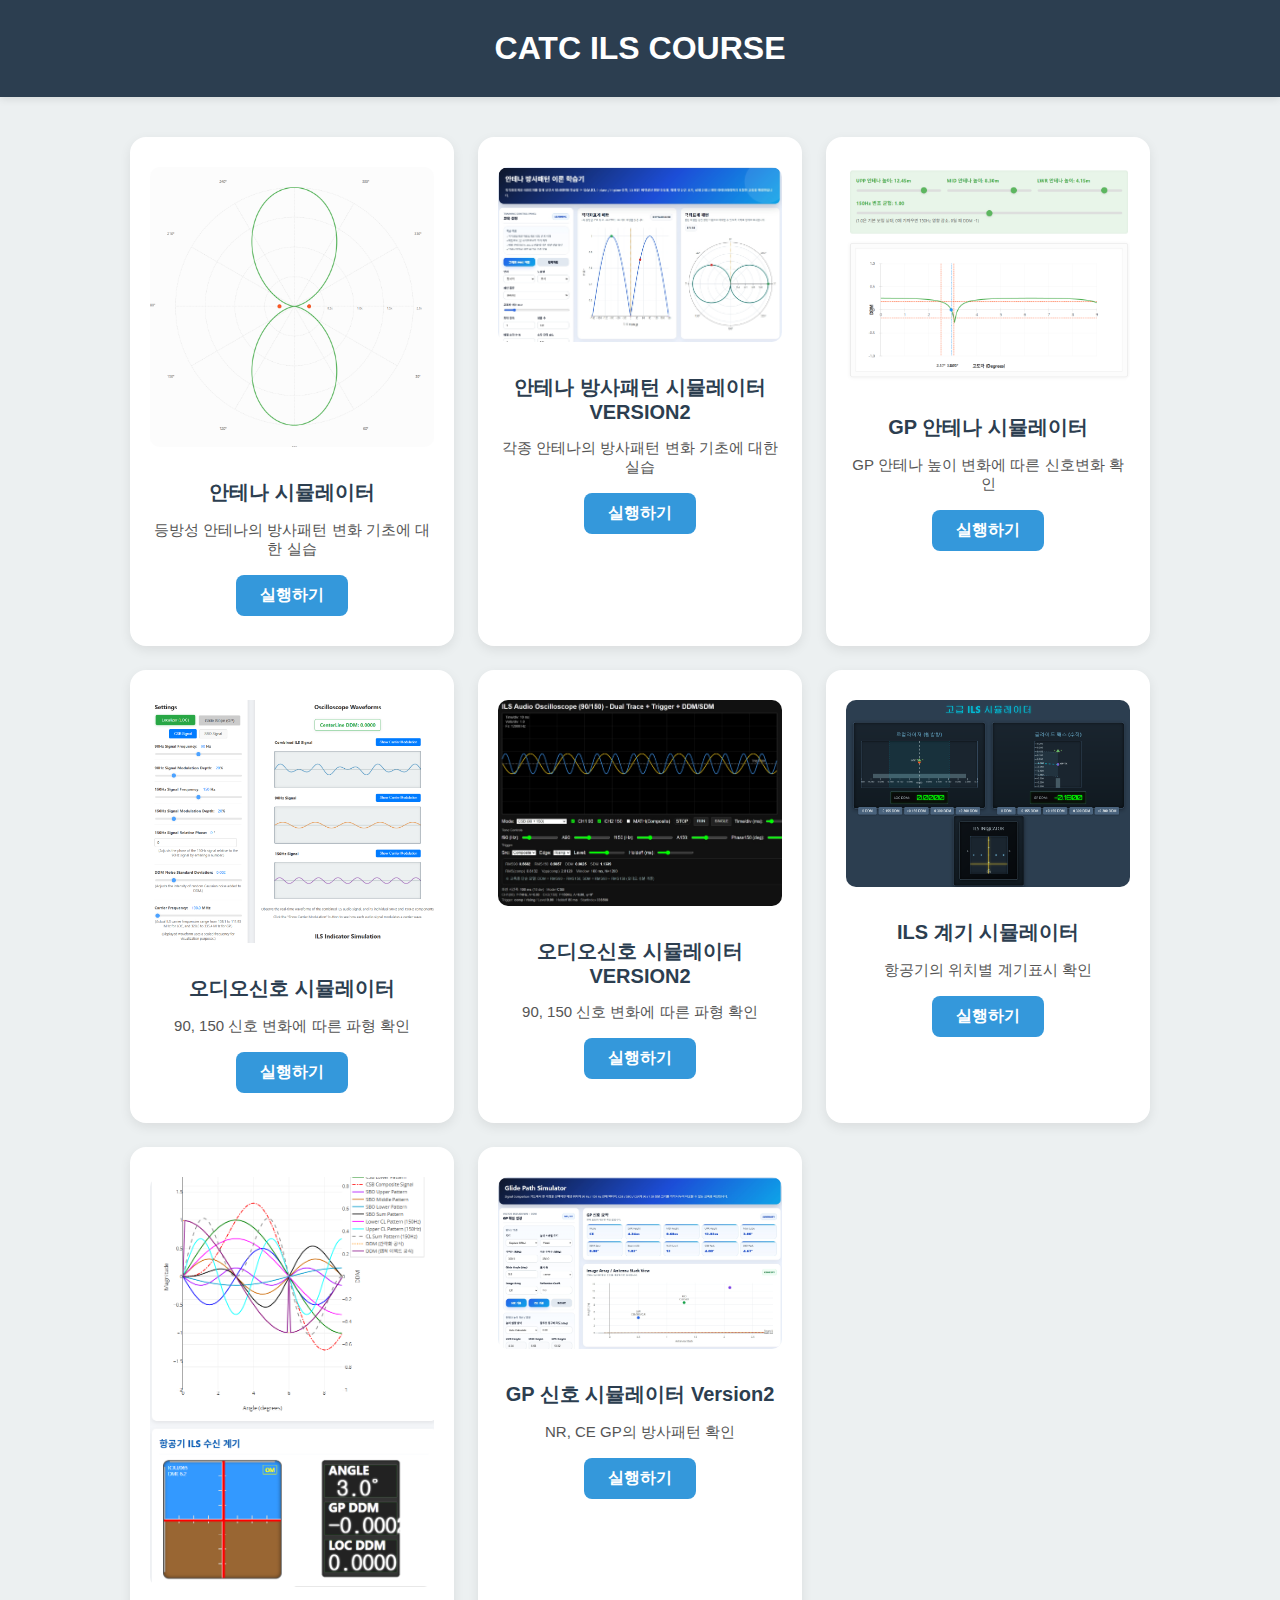
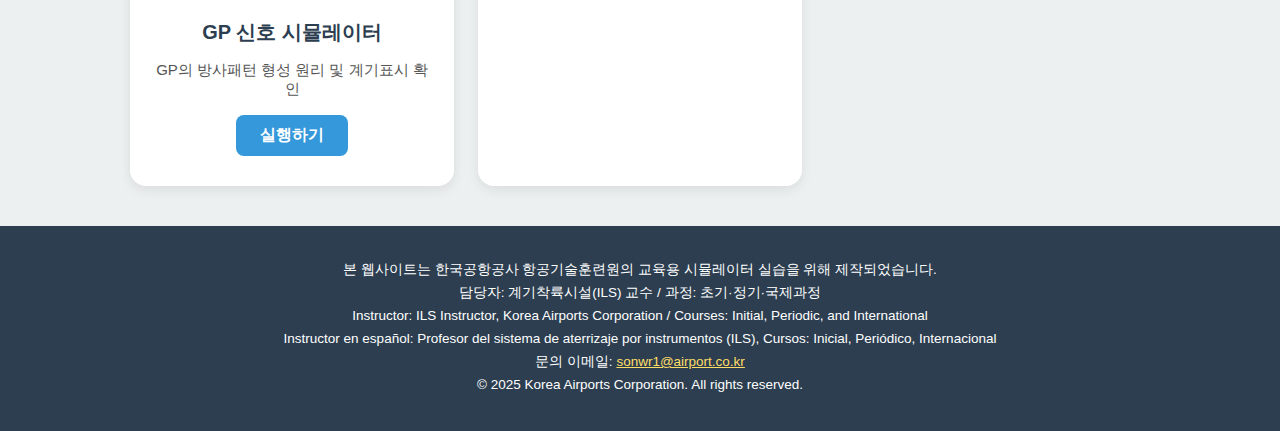
<file: index.html>
<!DOCTYPE html>
<html lang="ko">
<head>
  <meta charset="UTF-8">
  <title>항공 시뮬레이터 메인</title>
  <style>
    body {
      margin: 0;
      padding: 0;
      font-family: 'Segoe UI', sans-serif;
      background: #ecf0f1;
      display: flex;
      flex-direction: column;
      align-items: center;
      min-height: 100vh;
    }

    header {
      background-color: #2c3e50;
      color: white;
      width: 100%;
      padding: 30px 0;
      text-align: center;
      box-shadow: 0 2px 8px rgba(0,0,0,0.1);
    }

    h1 {
      margin: 0;
      font-size: 32px;
    }

    .sim-grid {
      display: grid;
      grid-template-columns: repeat(auto-fit, minmax(280px, 1fr));
      gap: 24px;
      padding: 40px;
      width: 100%;
      max-width: 1100px;
      box-sizing: border-box;
    }

    .sim-card {
      background: white;
      padding: 30px 20px;
      border-radius: 16px;
      box-shadow: 0 4px 12px rgba(0,0,0,0.08);
      text-align: center;
      transition: all 0.35s ease;
      cursor: pointer;
    }

    .sim-card:hover {
      transform: translateY(-6px);
      box-shadow: 0 10px 24px rgba(0,0,0,0.15);
      background-color: #e6f2fb;
    }

    .sim-card img {
      width: 100%;
      height: auto;
      border-radius: 10px;
      margin-bottom: 18px;
      transition: transform 0.4s ease;
    }

    .sim-card:hover img {
      transform: scale(1.05);
    }

    .sim-card h2 {
      margin: 10px 0 8px;
      font-size: 20px;
      color: #2c3e50;
    }

    .sim-card p {
      color: #555;
      font-size: 15px;
      margin-bottom: 16px;
    }

    .sim-card a {
      display: inline-block;
      padding: 10px 24px;
      background-color: #3498db;
      color: white;
      text-decoration: none;
      font-weight: bold;
      border-radius: 8px;
      transition: background-color 0.3s, box-shadow 0.3s;
    }

    .sim-card a:hover {
      background-color: #1d88d2;
      box-shadow: 0 0 8px rgba(52, 152, 219, 0.5);
    }

    footer {
      background-color: #2c3e50;
      color: white;
      width: 100%;
      text-align: center;
      padding: 20px 10px;
      font-size: 13.5px;
      line-height: 1.7;
      margin-top: auto;
    }

    footer a {
      color: #ffdd66;
      text-decoration: underline;
    }
  </style>
</head>
<body>

  <header>
    <h1>CATC ILS COURSE</h1>
  </header>

  <section class="sim-grid">

    <div class="sim-card">
      <img src="images/ant_thumb.png" alt="안테나 시뮬레이터 썸네일">
      <h2>안테나 시뮬레이터</h2>
      <p>등방성 안테나의 방사패턴 변화 기초에 대한 실습</p>
      <a href="ANTSIM.HTML">실행하기</a>
    </div>

    <div class="sim-card">
      <img src="images/ilsantplot.jpg" alt="안테나 시뮬레이터 썸네일">
      <h2>안테나 방사패턴 시뮬레이터 VERSION2 </h2>
      <p>각종 안테나의 방사패턴 변화 기초에 대한 실습</p>
      <a href="ilsantplot.html">실행하기</a>
    </div>
    
    <div class="sim-card">
      <img src="images/gp_thumb.png" alt="GP 안테나 시뮬레이터 썸네일">
      <h2>GP 안테나 시뮬레이터</h2>
      <p>GP 안테나 높이 변화에 따른 신호변화 확인</p>
      <a href="GPSIM.html">실행하기</a>
    </div>

    <div class="sim-card">
      <img src="images/audio_thumb.png" alt="오디오 신호 시뮬레이터 썸네일">
      <h2>오디오신호 시뮬레이터</h2>
      <p>90, 150 신호 변화에 따른 파형 확인</p>
      <a href="ILSSIM1.HTML">실행하기</a>
    </div>


    <div class="sim-card">
      <img src="images/scope.jpg" alt="오디오 신호 시뮬레이터 썸네일">
      <h2>오디오신호 시뮬레이터 VERSION2 </h2>
      <p>90, 150 신호 변화에 따른 파형 확인</p>
      <a href="오실로스코프.html">실행하기</a>
    </div>

    <div class="sim-card">
      <img src="images/needle_thumb.png" alt="ILS 계기 시뮬레이터 썸네일">
      <h2>ILS 계기 시뮬레이터</h2>
      <p>항공기의 위치별 계기표시 확인</p>
      <a href="ILSNEEDLESIM.HTML">실행하기</a>
    </div>

    <div class="sim-card">
      <img src="images/gpsignal_thumb.png" alt="GP 신호 시뮬레이터 썸네일">
      <h2>GP 신호 시뮬레이터</h2>
      <p>GP의 방사패턴 형성 원리 및 계기표시 확인</p>
      <a href="GPSIGNALSIM.html">실행하기</a>
    </div>

    <div class="sim-card">
      <img src="images/gpantsim.jpg" alt="GP 신호 시뮬레이터 썸네일">
      <h2>GP 신호 시뮬레이터 Version2 </h2>
      <p> NR, CE GP의 방사패턴 확인</p>
      <a href="gpantsim.html">실행하기</a>
    </div>
    
  </section>

  <footer>
    <p>
      본 웹사이트는 한국공항공사 항공기술훈련원의 교육용 시뮬레이터 실습을 위해 제작되었습니다.<br>
      담당자: 계기착륙시설(ILS) 교수 / 과정: 초기·정기·국제과정<br>
      Instructor: ILS Instructor, Korea Airports Corporation / Courses: Initial, Periodic, and International<br>
      Instructor en español: Profesor del sistema de aterrizaje por instrumentos (ILS), Cursos: Inicial, Periódico, Internacional<br>
      문의 이메일: <a href="mailto:sonwr1@airport.co.kr">sonwr1@airport.co.kr</a><br>
      © 2025 Korea Airports Corporation. All rights reserved.
    </p>
  </footer>

</body>
</html>
</file>
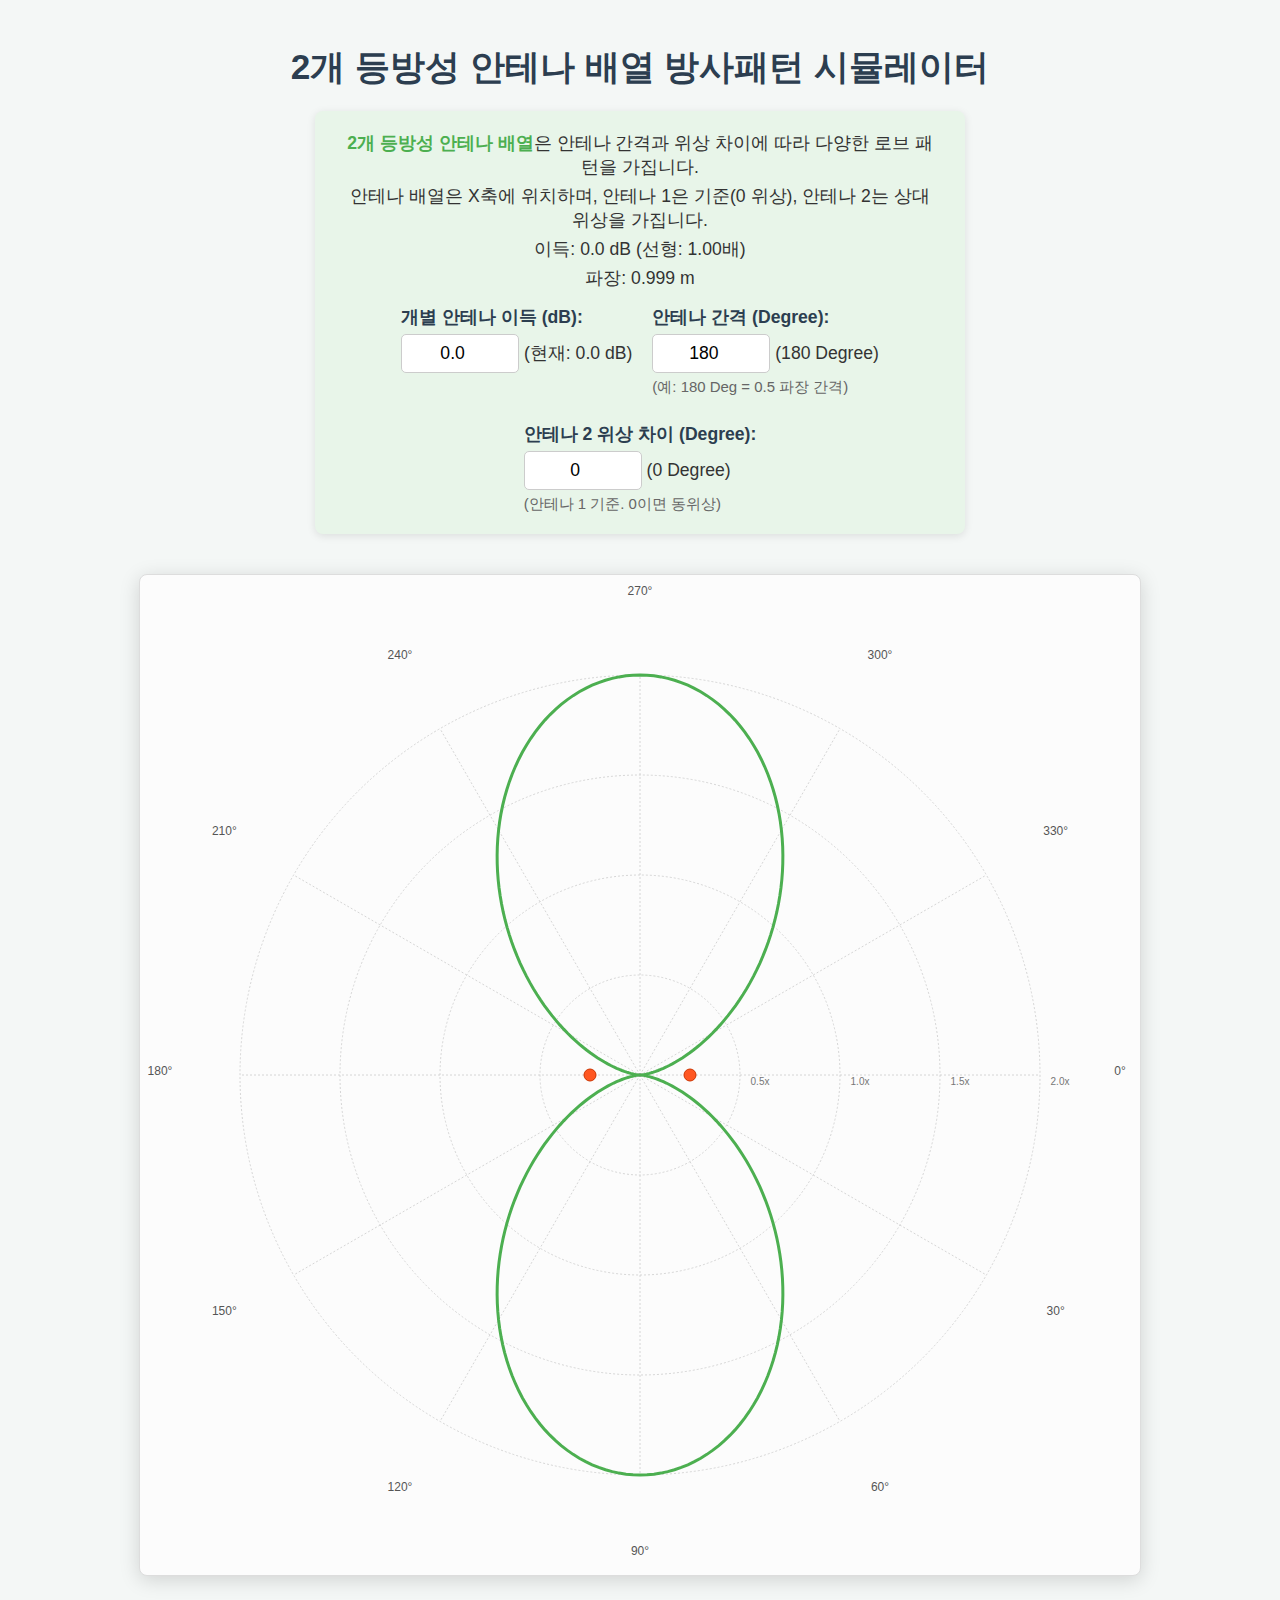
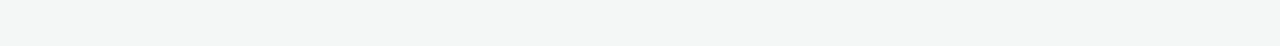
<file: ANTSIM.HTML>
<!DOCTYPE html>
<html lang="ko">
<head>
    <meta charset="UTF-8">
    <meta name="viewport" content="width=device-width, initial-scale=1.0">
    <title>2개 등방성 안테나 배열 방사패턴 시뮬레이터 (위상 제어)</title>
    <style>
        body {
            font-family: 'Segoe UI', Tahoma, Geneva, Verdana, sans-serif;
            margin: 0;
            padding: 0;
            background-color: #f4f7f6;
            color: #333;
            /* overflow: hidden; 속성 제거: 필요 시 스크롤바 자동 생성 */
            display: flex;
            flex-direction: column;
            align-items: center;
            justify-content: flex-start; /* 상단부터 내용 배치 */
            min-height: 100vh; /* 뷰포트 전체 높이 사용 */
            padding-bottom: 50px; /* 하단 여백 추가 (스크롤 시 내용 잘림 방지) */
        }
        .container {
            display: flex;
            flex-direction: column;
            align-items: center;
            /* justify-content: center; 제거: 스크롤 영역 확보 */
            padding: 20px;
            max-width: 900px;
            width: 100%;
        }
        h1 {
            color: #2c3e50;
            text-align: center;
            margin-bottom: 20px;
            font-size: 2.2em;
        }
        #info-panel {
            background-color: #e8f5e9;
            padding: 15px 25px;
            border-radius: 8px;
            box-shadow: 0 2px 8px rgba(0, 0, 0, 0.1);
            margin-bottom: 20px;
            text-align: center;
            font-size: 1.1em;
            width: 80%;
            max-width: 600px;
        }
        #info-panel p {
            margin: 5px 0;
        }
        #info-panel strong {
            color: #4CAF50;
        }
        #controls {
            display: flex;
            justify-content: center;
            gap: 20px;
            margin-top: 15px;
            flex-wrap: wrap;
        }
        .control-group {
            text-align: left;
        }
        .control-group label {
            display: block;
            font-weight: bold;
            color: #2c3e50;
            margin-bottom: 5px;
        }
        .control-group input[type="number"] {
            padding: 8px;
            border: 1px solid #ccc;
            border-radius: 5px;
            width: 100px;
            text-align: center;
            font-size: 1em;
        }
        .value-display {
            font-weight: bold;
            color: #1976D2;
            margin-left: 5px;
        }
        #pattern-container { 
            width: 1000px; 
            height: 1000px;
            background-color: #fcfcfc;
            border: 1px solid #ddd;
            border-radius: 8px;
            overflow: hidden; /* SVG 캔버스 자체는 스크롤되지 않도록 hidden 유지 */
            box-shadow: 0 4px 20px rgba(0, 0, 0, 0.15);
            margin-top: 20px;
            /* min-height를 100vh로 설정하면 패턴 컨테이너가 잘릴 수 있으므로, flex-start로 변경 */
        }
        #patternChart {
            width: 100%;
            height: 100%;
        }
        /* SVG 요소 스타일 */
        .polar-grid-circle {
            fill: none;
            stroke: #ccc;
            stroke-width: 0.8;
            stroke-dasharray: 2 2;
        }
        .polar-grid-line {
            fill: none; /* 추가: 선이 채워지지 않도록 */
            stroke: #ccc;
            stroke-width: 0.8;
            stroke-dasharray: 2 2;
        }
        .center-dot {
            fill: #555;
        }
        .pattern-path {
            fill: none;
            stroke: #4CAF50;
            stroke-width: 3;
        }
        .antenna-element {
            fill: #FF5722;
            stroke: #CD3300;
            stroke-width: 1;
        }
        .axis-label {
            font-family: 'Segoe UI', Tahoma, Geneva, Verdana, sans-serif;
            font-size: 12px;
            fill: #555;
            text-anchor: middle;
        }
        .magnitude-label {
            font-family: 'Segoe UI', Tahoma, Geneva, Verdana, sans-serif;
            font-size: 10px;
            fill: #777;
            text-anchor: middle;
        }
    </style>
</head>
<body>

    <div class="container">
        <h1>2개 등방성 안테나 배열 방사패턴 시뮬레이터</h1>

        <div id="info-panel">
            <p><strong>2개 등방성 안테나 배열</strong>은 안테나 간격과 위상 차이에 따라 다양한 로브 패턴을 가집니다.</p>
            <p>안테나 배열은 X축에 위치하며, 안테나 1은 기준(0 위상), 안테나 2는 상대 위상을 가집니다.</p>
            <p>이득: <span id="display-gain"></span> dB (선형: <span id="display-linear-gain"></span>배)</p>
            <p>파장: <span id="display-wavelength"></span> m</p>

            <div id="controls">
                <div class="control-group">
                    <label for="gain-input">개별 안테나 이득 (dB):</label>
                    <input type="number" id="gain-input" value="0.0" step="0.1" min="-10.0" max="10.0">
                    <span id="gain-value-display"></span>
                </div>
                <div class="control-group">
                    <label for="spacing-input">안테나 간격 (Degree):</label>
                    <input type="number" id="spacing-input" value="180" step="10" min="0" max="720">
                    <span id="spacing-value-display"></span>
                    <p style="font-size:0.85em; color:#666; margin-top:5px;">
                        (예: 180 Deg = 0.5 파장 간격)
                    </p>
                </div>
                <div class="control-group">
                    <label for="phase-input">안테나 2 위상 차이 (Degree):</label>
                    <input type="number" id="phase-input" value="0" step="10" min="-360" max="360">
                    <span id="phase-value-display"></span>
                    <p style="font-size:0.85em; color:#666; margin-top:5px;">
                        (안테나 1 기준. 0이면 동위상)
                    </p>
                </div>
            </div>
        </div>

        <div id="pattern-container">
            <svg id="patternChart" viewBox="0 0 1000 1000"></svg>
        </div>
    </div>

    <script>
        // SVG 크기 및 중심 (2배 확대)
        const SVG_VIEWBOX_SIZE = 1000; 
        const SVG_CENTER = SVG_VIEWBOX_SIZE / 2; 
        const MAX_RADIUS = SVG_CENTER * 0.8; 

        // 가상 파장 (주파수 300 MHz 기준, 약 1m 파장)
        const FREQUENCY_HZ = 300 * 10**6; 
        const C = 299792458; 
        const WAVELENGTH_M = C / FREQUENCY_HZ; 

        // HTML 요소 참조
        const displayGainElement = document.getElementById('display-gain');
        const displayLinearGainElement = document.getElementById('display-linear-gain');
        const displayWavelengthElement = document.getElementById('display-wavelength');
        const gainInputElement = document.getElementById('gain-input');
        const gainValueDisplayElement = document.getElementById('gain-value-display');
        const spacingInputElement = document.getElementById('spacing-input');
        const spacingValueDisplayElement = document.getElementById('spacing-value-display');
        const phaseInputElement = document.getElementById('phase-input');
        const phaseValueDisplayElement = document.getElementById('phase-value-display');
        const patternChart = document.getElementById('patternChart');

        let patternPath; 
        let antennaElements = []; 

        // 초기화 함수
        function init() {
            displayWavelengthElement.textContent = WAVELENGTH_M.toFixed(3); 

            drawPolarGrid(); 
            
            patternPath = document.createElementNS("http://www.w3.org/2000/svg", "path");
            patternPath.classList.add("pattern-path");
            patternChart.appendChild(patternPath);

            // 안테나 소자 2개 초기 생성
            const antennaRadius = 3 * (SVG_VIEWBOX_SIZE / 500); // SVG 크기에 맞춰 반지름도 조정 (이전 500px 기준)
            for (let i = 0; i < 2; i++) {
                const antennaDot = document.createElementNS("http://www.w3.org/2000/svg", "circle");
                antennaDot.setAttribute("r", antennaRadius);
                antennaDot.classList.add("antenna-element");
                patternChart.appendChild(antennaDot);
                antennaElements.push(antennaDot);
            }

            // 이벤트 리스너
            gainInputElement.addEventListener('input', updatePattern);
            spacingInputElement.addEventListener('input', updatePattern);
            phaseInputElement.addEventListener('input', updatePattern);

            // 초기 패턴 업데이트
            updatePattern(); 
        }

        // 극좌표 그리드 그리기 함수
        function drawPolarGrid() {
            patternChart.innerHTML = ''; 

            patternChart.innerHTML += `<circle cx="${SVG_CENTER}" cy="${SVG_CENTER}" r="2" class="center-dot" />`;

            // 동심원 (크기 눈금)
            const numCircles = 4;
            for (let i = 1; i <= numCircles; i++) {
                const r = (MAX_RADIUS / numCircles) * i;
                patternChart.innerHTML += `<circle cx="${SVG_CENTER}" cy="${SVG_CENTER}" r="${r}" class="polar-grid-circle" />`;
                const gainAtRadius = (i / numCircles) * 1.0; 
                // 레이블 위치 조정 (SVG_VIEWBOX_SIZE가 커졌으므로 레이블 오프셋도 조정)
                patternChart.innerHTML += `<text x="${SVG_CENTER + r + (SVG_VIEWBOX_SIZE * 0.02)}" y="${SVG_CENTER + (SVG_VIEWBOX_SIZE * 0.01)}" class="magnitude-label" text-anchor="middle">${(gainAtRadius * 2).toFixed(1)}x</text>`; 
            }

            // 방사선 (각도 눈금)
            const numLines = 12; // 30도 간격
            for (let i = 0; i < numLines; i++) {
                const angle = i * (360 / numLines);
                const angleRad = angle * Math.PI / 180;
                const x1 = SVG_CENTER;
                const y1 = SVG_CENTER;
                const x2 = SVG_CENTER + MAX_RADIUS * Math.cos(angleRad);
                const y2 = SVG_CENTER + MAX_RADIUS * Math.sin(angleRad);
                patternChart.innerHTML += `<line x1="${x1}" y1="${y1}" x2="${x2}" y2="${y2}" class="polar-grid-line" />`;
                
                // 각도 레이블 위치 조정
                const labelOffset = SVG_VIEWBOX_SIZE * 0.08; /* 이전 40px */
                const labelX = SVG_CENTER + (MAX_RADIUS + labelOffset) * Math.cos(angleRad);
                const labelY = SVG_CENTER + (MAX_RADIUS + labelOffset) * Math.sin(angleRad);
                patternChart.innerHTML += `<text x="${labelX}" y="${labelY}" class="axis-label">${angle}°</text>`;
            }
        }

        // 패턴 업데이트 함수
        function updatePattern() {
            let gainDb = parseFloat(gainInputElement.value);
            if (isNaN(gainDb)) {
                gainDb = 0.0;
                gainInputElement.value = 0.0;
            }
            
            const linearGain = Math.pow(10, gainDb / 10); 

            let spacingDeg = parseFloat(spacingInputElement.value);
            if (isNaN(spacingDeg)) {
                spacingDeg = 0;
                spacingInputElement.value = 0;
            }
            // Degree 간격을 파장 단위의 물리적 거리로 변환
            const d_meters = (spacingDeg / 360) * WAVELENGTH_M; 
            const k = (2 * Math.PI) / WAVELENGTH_M; // 파수

            let phaseDeg = parseFloat(phaseInputElement.value); // 위상 차이 입력
            if (isNaN(phaseDeg)) {
                phaseDeg = 0;
                phaseInputElement.value = 0;
            }
            const alphaRad = phaseDeg * Math.PI / 180; // 위상 차이 (라디안)

            let pathData = "M"; 

            // 안테나 소자 위치 업데이트 (X축 상에 -d/2, d/2 위치)
            // SVG 스케일에 맞춰 위치 조정 (MAX_RADIUS를 기준으로 파장 비례)
            const antennaOffsetMeters = d_meters / 2; // 각 안테나가 중심에서 떨어진 물리적 거리
            // 스케일 비율 조정: 1파장 간격 (360 Degree)일 때 MAX_RADIUS가 되도록 (X축 범위 전체)
            const scaleRatio = MAX_RADIUS / (WAVELENGTH_M * (SVG_VIEWBOX_SIZE / (MAX_RADIUS*2) * 0.5)); // SVG 좌표계에 맞춤
            
            // 이 스케일 비율은 원점에서 안테나가 얼마나 멀리 떨어져 그려지는지 제어합니다.
            // 안테나가 SVG 캔버스 중앙에 적절히 표시되도록 조정했습니다.
            // MAX_RADIUS/1000 * SVG_VIEWBOX_SIZE / (WAVELENGTH_M * 2) // 간격이 너무 넓어서 패턴 바깥으로 나가는 것을 방지
            const antennaDrawingScale = (MAX_RADIUS / (WAVELENGTH_M * 2)); // 1파장이 그려질 때의 SVG 스케일 (임의 조정)

            const antenna1_x_svg = SVG_CENTER - antennaOffsetMeters * antennaDrawingScale;
            const antenna2_x_svg = SVG_CENTER + antennaOffsetMeters * antennaDrawingScale;

            antennaElements[0].setAttribute("cx", antenna1_x_svg);
            antennaElements[0].setAttribute("cy", SVG_CENTER);
            antennaElements[1].setAttribute("cx", antenna2_x_svg);
            antennaElements[1].setAttribute("cy", SVG_CENTER);


            // 360도 전체 각도에 대해 패턴 계산 및 그리기
            for (let angle = 0; angle <= 360; angle += 1) { 
                const angleRad = angle * Math.PI / 180; 

                // 2개 등방성 안테나 배열 인자 AF = |2 * cos( (k * d / 2) * cos(theta) + alpha/2 )|
                const AF_phase_term = (k * d_meters / 2) * Math.cos(angleRad) + (alphaRad / 2);
                const arrayFactorMagnitude = Math.abs(2 * Math.cos(AF_phase_term));
                
                // 최종 패턴 반지름 (개별 선형 이득 * 배열 인자 * 기준 스케일)
                // baseScaleFactor는 선형 이득 1일 때 AF의 최대값 2를 고려하여 MAX_RADIUS의 절반을 채우도록 함 (MAX_RADIUS/2 = 0dB gain)
                const baseScaleFactor = (MAX_RADIUS / 2); 
                const effectivePatternRadius = linearGain * arrayFactorMagnitude * baseScaleFactor; 

                const clampedPatternRadius = Math.max(0, effectivePatternRadius);

                // 극좌표 (반지름, 각도)를 데카르트 좌표 (x, y)로 변환
                const x = SVG_CENTER + clampedPatternRadius * Math.cos(angleRad);
                const y = SVG_CENTER + clampedPatternRadius * Math.sin(angleRad);

                if (angle === 0) {
                    pathData += `${x},${y}`; 
                } else {
                    pathData += ` L${x},${y}`; 
                }
            }
            pathData += " Z"; 

            patternPath.setAttribute("d", pathData); 

            // 정보 패널 업데이트
            displayGainElement.textContent = gainDb.toFixed(1);
            displayLinearGainElement.textContent = linearGain.toFixed(2);
            gainValueDisplayElement.textContent = `(현재: ${gainDb.toFixed(1)} dB)`;
            spacingValueDisplayElement.textContent = `(${spacingDeg.toFixed(0)} Degree)`;
            phaseValueDisplayElement.textContent = `(${phaseDeg.toFixed(0)} Degree)`;
        }

        // 페이지 로드 시 초기화 시작
        init();
    </script>
</body>
</html>
</file>
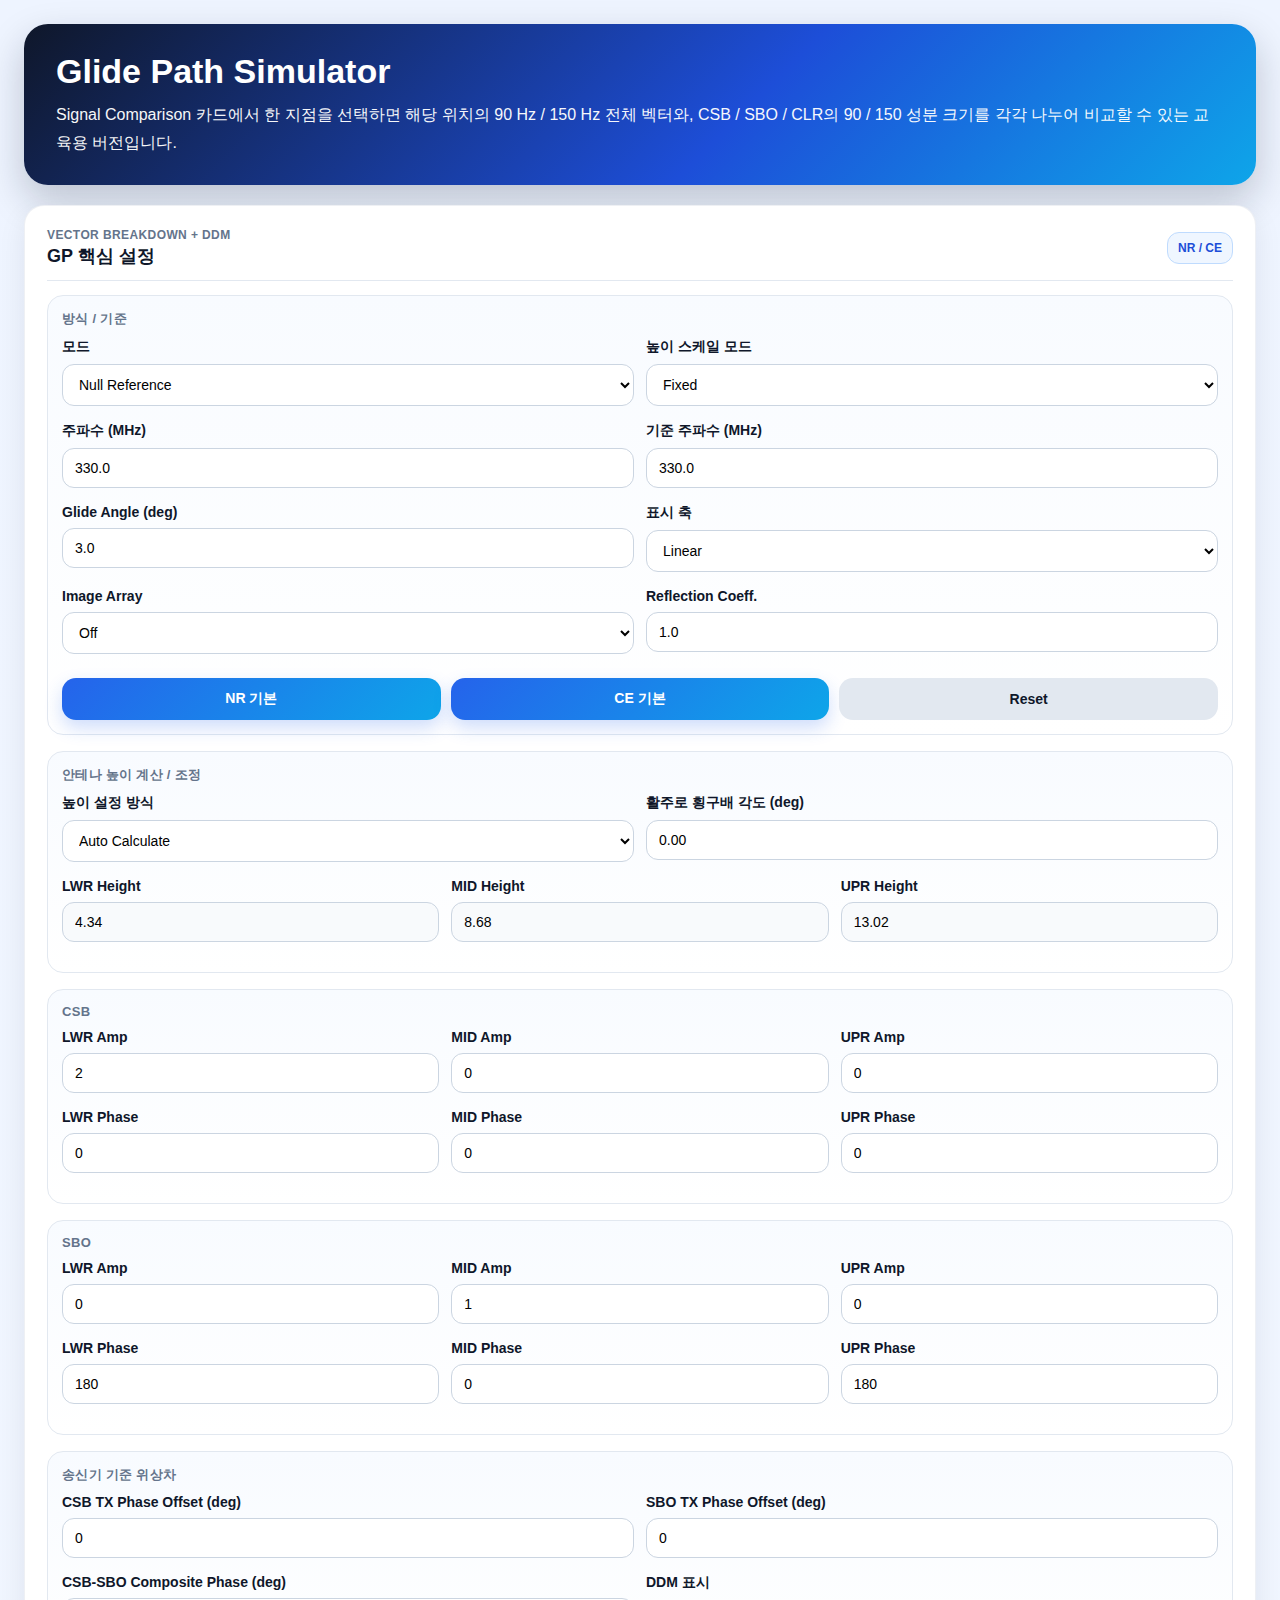
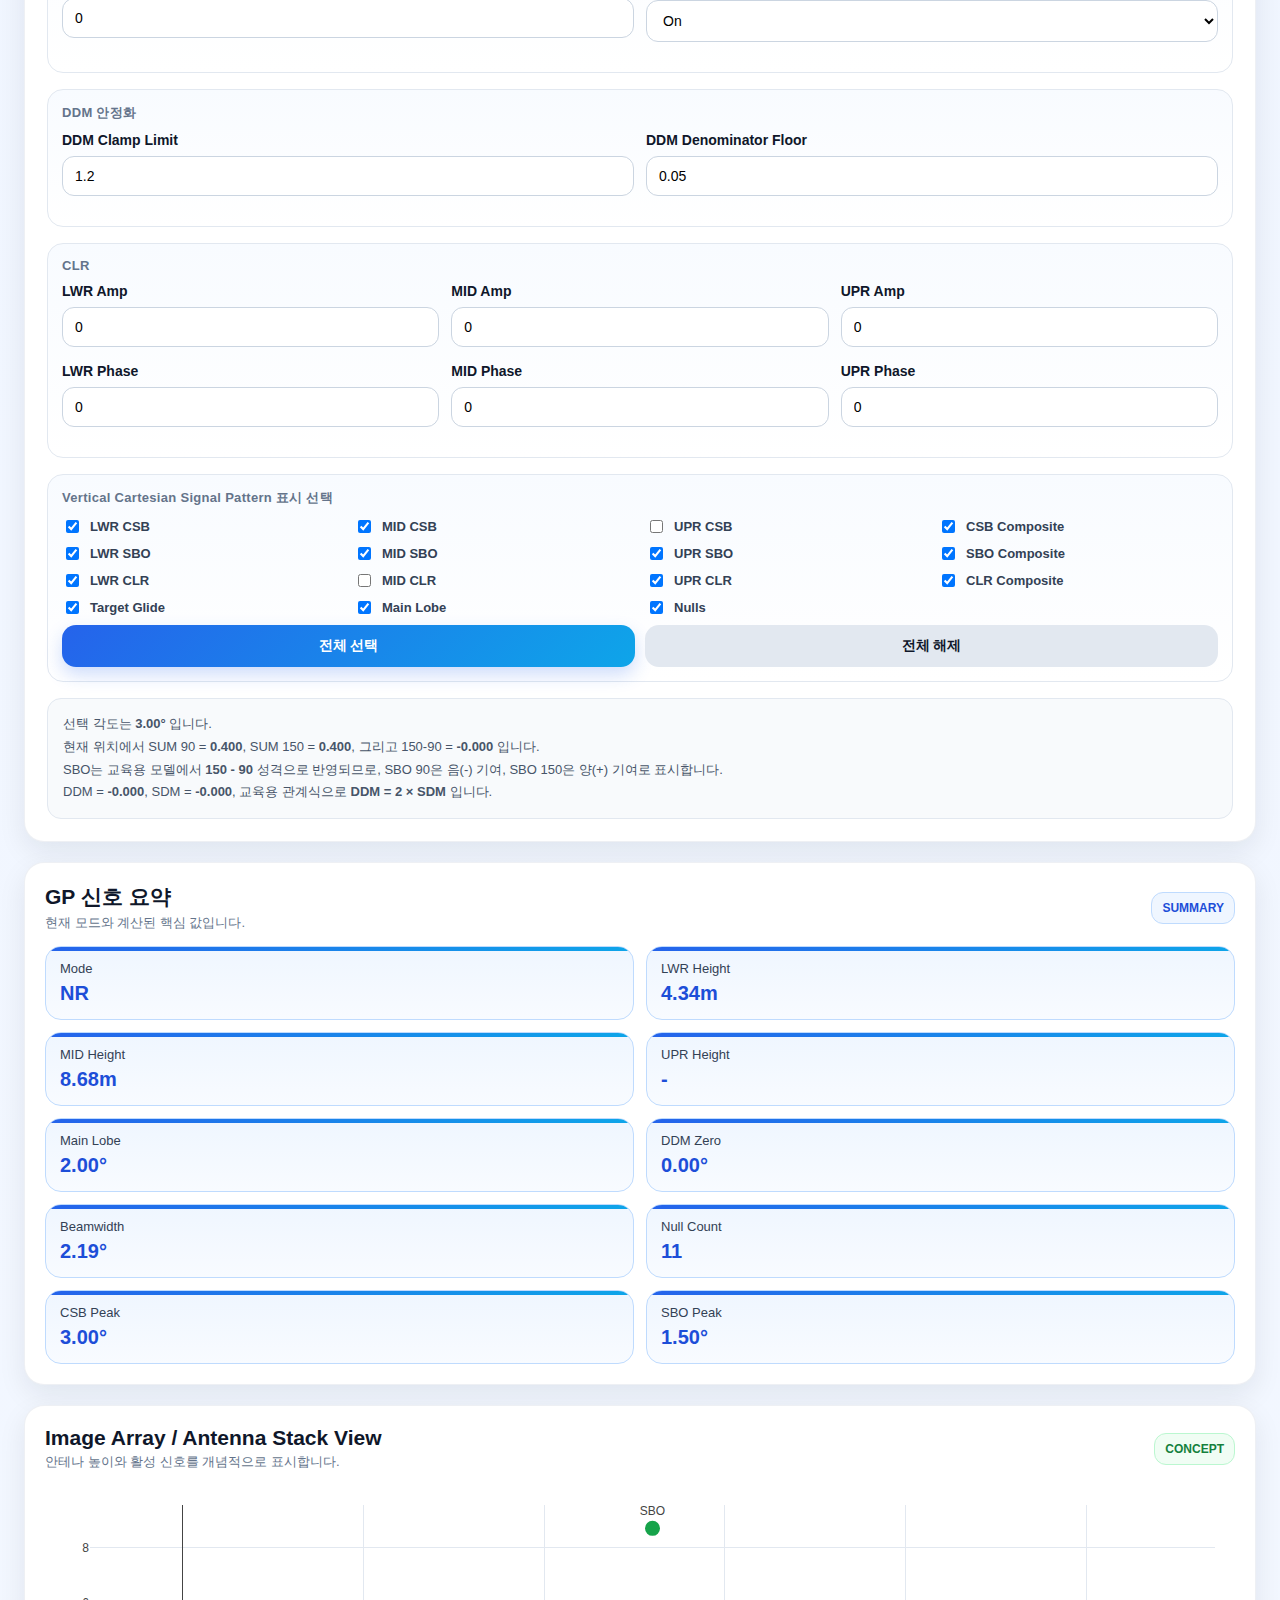
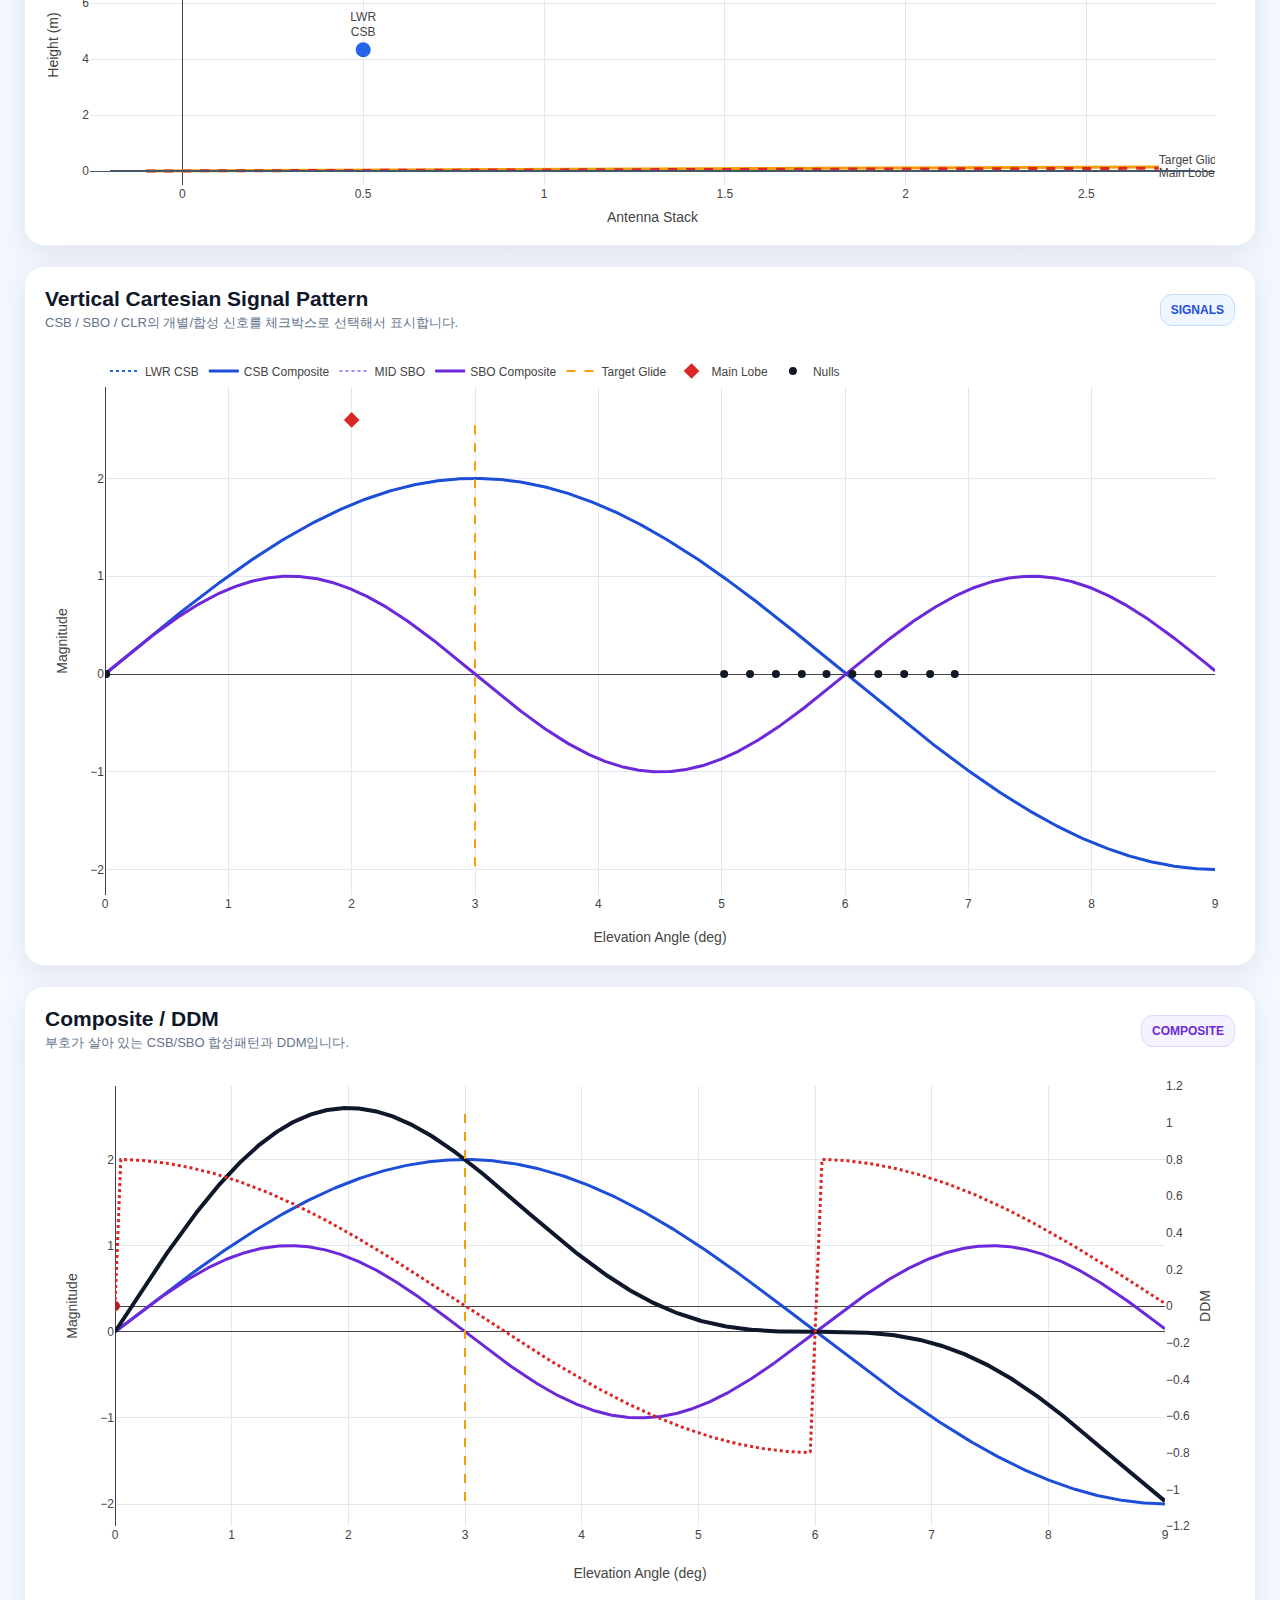
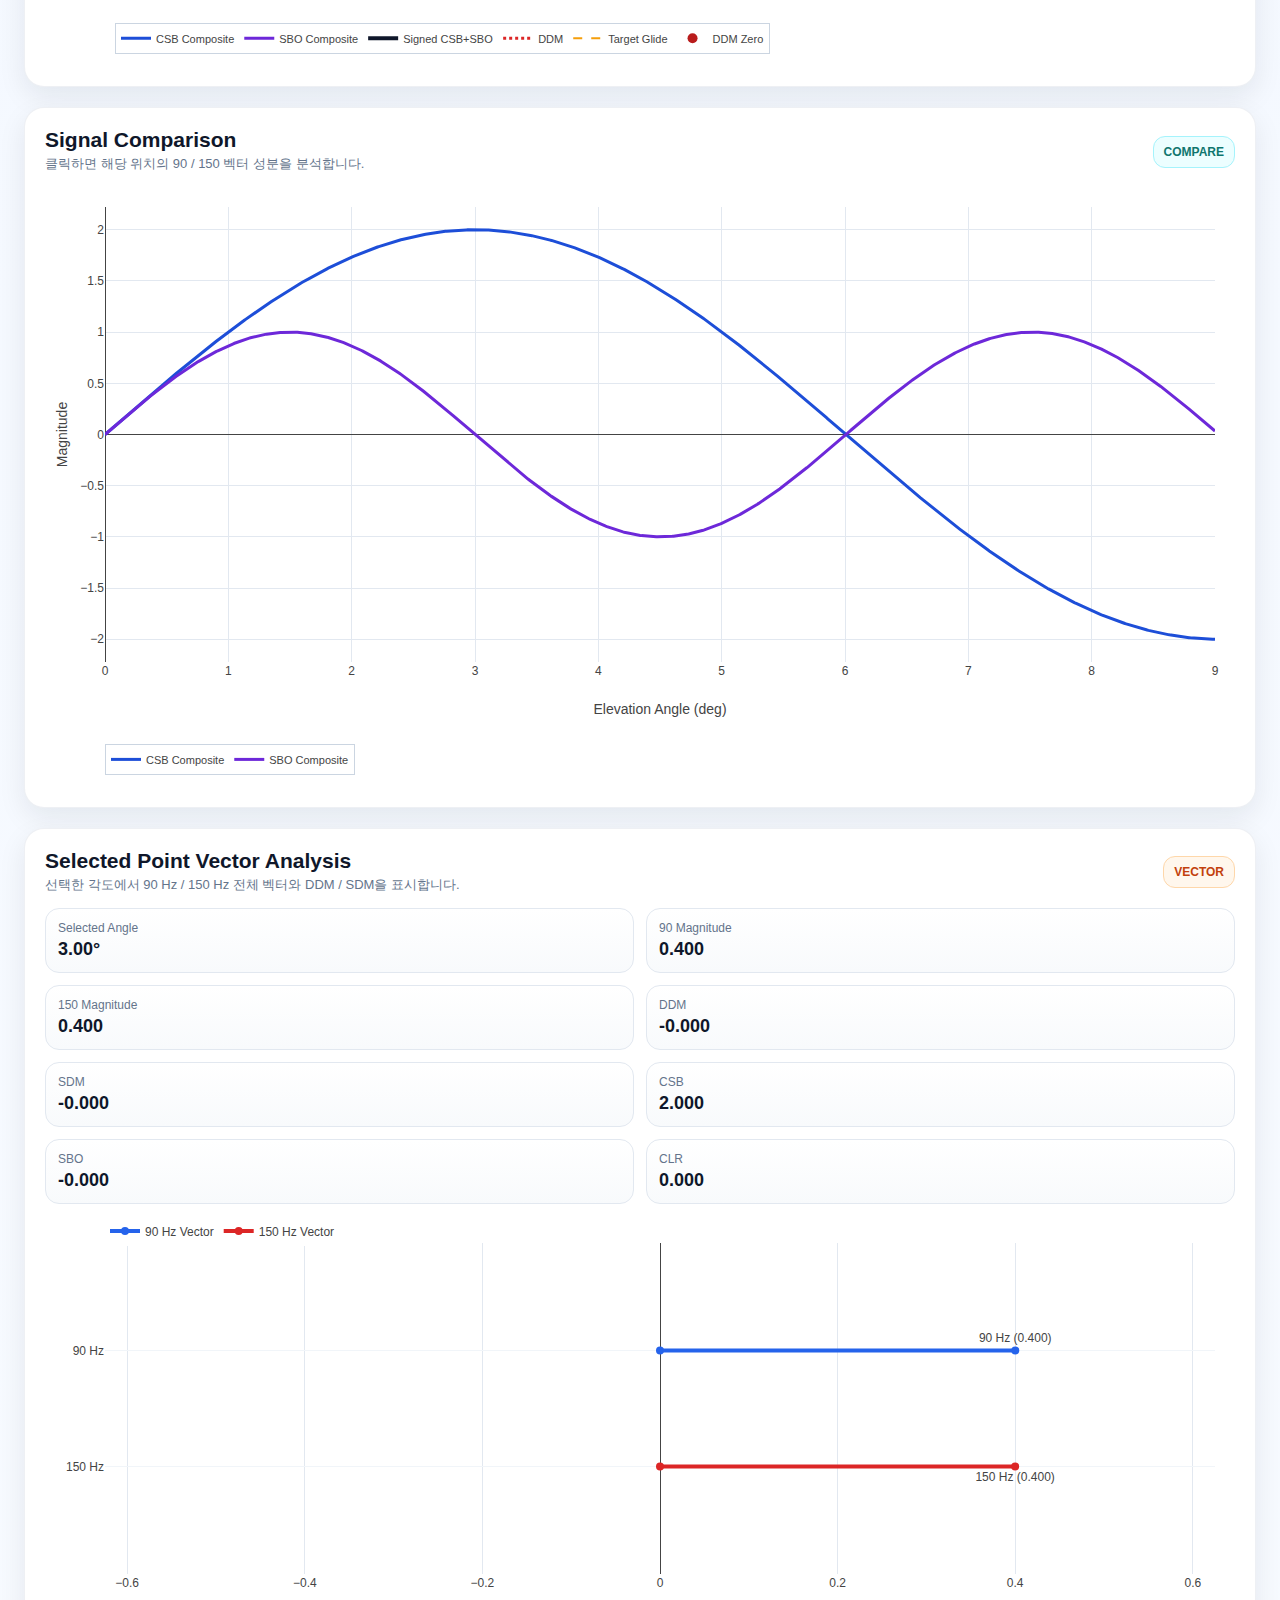
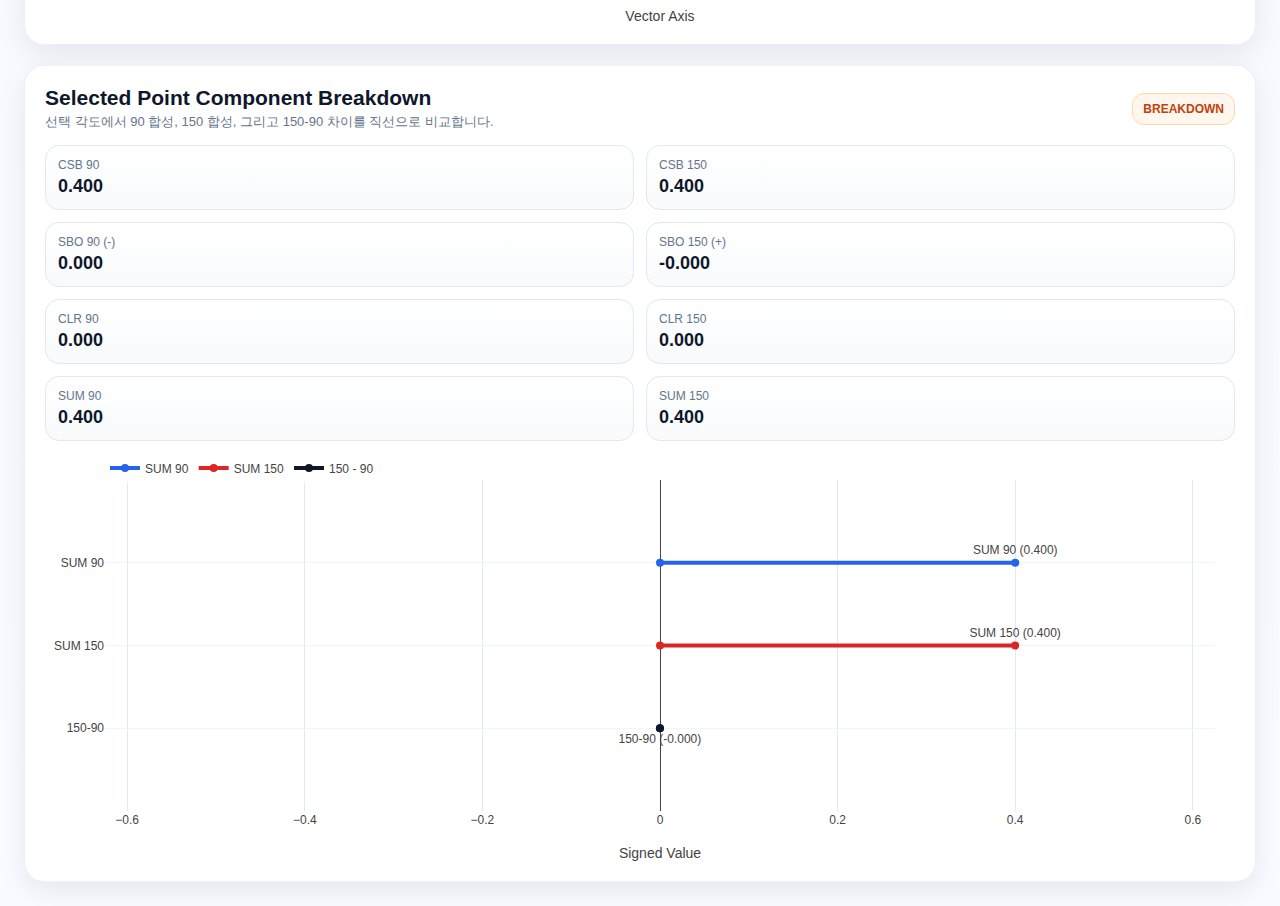
<file: gpantsim.html>
<!DOCTYPE html>
<html lang="ko">
<head>
  <meta charset="UTF-8" />
  <meta name="viewport" content="width=device-width, initial-scale=1.0" />
  <title>Glide Path Simulator - Vector Breakdown Build</title>
  <script src="https://cdn.plot.ly/plotly-2.35.2.min.js"></script>
  <style>
    * { box-sizing: border-box; }
    body { margin: 0; font-family: "Segoe UI", Arial, sans-serif; background: linear-gradient(180deg, #eef4ff 0%, #f8fbff 100%); color: #1f2937; }
    .page { max-width: 1560px; margin: 0 auto; padding: 24px; }
    .hero { background: linear-gradient(135deg, #0f172a, #1d4ed8 58%, #0ea5e9); color: white; border-radius: 24px; padding: 28px 32px; box-shadow: 0 16px 38px rgba(15, 23, 42, 0.22); margin-bottom: 20px; }
    .hero h1 { margin: 0 0 10px; font-size: 34px; }
    .hero p { margin: 0; opacity: 0.96; line-height: 1.75; }
    .layout { display: grid; grid-template-columns: 430px 1fr; gap: 20px; align-items: start; }
    .panel, .card { background: #fff; border-radius: 20px; box-shadow: 0 10px 28px rgba(15, 23, 42, 0.08); border: 1px solid rgba(148, 163, 184, 0.16); }
    .panel { padding: 22px; position: sticky; top: 20px; }
    .card { padding: 20px; }
    .content { display: grid; gap: 20px; }
    .charts-2col { display: grid; grid-template-columns: 1fr 1fr; gap: 20px; }
    .section-head { display: flex; justify-content: space-between; align-items: center; gap: 12px; flex-wrap: wrap; margin-bottom: 12px; }
    .section-head h2 { margin: 0; font-size: 21px; color: #0f172a; }
    .section-note { margin-top: 2px; font-size: 13px; color: #64748b; line-height: 1.6; }
    .tag { padding: 8px 10px; border-radius: 12px; font-size: 12px; font-weight: 800; border: 1px solid; white-space: nowrap; background: #f8fafc; border-color: #e2e8f0; color: #334155; }
    .tag-blue { background:#eff6ff; border-color:#bfdbfe; color:#1d4ed8; }
    .tag-green { background:#f0fdf4; border-color:#bbf7d0; color:#15803d; }
    .tag-purple { background:#f5f3ff; border-color:#ddd6fe; color:#6d28d9; }
    .tag-cyan { background:#ecfeff; border-color:#a5f3fc; color:#0f766e; }
    .tag-orange { background:#fff7ed; border-color:#fed7aa; color:#c2410c; }
    .panel-top { display:flex; justify-content:space-between; align-items:center; gap:12px; margin-bottom:14px; padding-bottom:12px; border-bottom:1px solid #e2e8f0; }
    .kicker { font-size:12px; color:#64748b; font-weight:700; letter-spacing:0.4px; }
    .panel-title { font-size:18px; color:#0f172a; font-weight:800; margin-top:2px; }
    .panel-chip { padding: 8px 10px; border-radius: 12px; background:#eff6ff; border:1px solid #bfdbfe; color:#1d4ed8; font-size:12px; font-weight:800; }
    .subcard { padding: 14px; border-radius: 16px; border: 1px solid #e2e8f0; background: linear-gradient(180deg, #f8fbff, #ffffff); margin-bottom: 16px; }
    .subcard-title { font-size: 13px; color: #64748b; font-weight: 700; margin-bottom: 10px; letter-spacing: 0.3px; }
    .row { display: grid; grid-template-columns: 1fr 1fr; gap: 12px; }
    .row-3 { display: grid; grid-template-columns: 1fr 1fr 1fr; gap: 12px; }
    .control-group { margin-bottom: 16px; }
    label { display: block; font-weight: 700; margin-bottom: 8px; color: #0f172a; font-size: 14px; }
    input[type="number"], select { width: 100%; padding: 11px 12px; border: 1px solid #cbd5e1; border-radius: 12px; font-size: 14px; background: #fff; }
    .button-row { display: grid; grid-template-columns: 1fr 1fr; gap: 10px; margin-top: 8px; }
    .button-row-3 { display: grid; grid-template-columns: 1fr 1fr 1fr; gap: 10px; margin-top: 8px; }
    button { border: 0; border-radius: 14px; padding: 12px 14px; font-size: 14px; font-weight: 800; cursor: pointer; background: linear-gradient(135deg, #2563eb, #0ea5e9); color: #fff; box-shadow: 0 8px 18px rgba(37, 99, 235, 0.22); }
    button.secondary { background: #e2e8f0; color: #0f172a; box-shadow: none; }
    .status-grid { display: grid; grid-template-columns: repeat(5, 1fr); gap: 12px; }
    .stat { background: linear-gradient(180deg, #eff6ff, #f8fbff); border: 1px solid #bfdbfe; border-radius: 16px; padding: 14px; position: relative; overflow: hidden; }
    .stat::before { content: ""; position: absolute; left: 0; top: 0; width: 100%; height: 4px; background: linear-gradient(90deg, #2563eb, #0ea5e9); }
    .stat .name { font-size: 13px; color: #334155; margin-bottom: 6px; }
    .stat .value { font-size: 20px; font-weight: 800; color: #1d4ed8; }
    .plot { width: 100%; height: 600px; min-height: 600px; border-radius: 14px; }
    .small-plot { width: 100%; height: 340px; border-radius: 14px; }
    .medium-plot { width: 100%; height: 420px; min-height: 420px; border-radius: 14px; }
    .hint { margin-top: 14px; font-size: 13px; color: #475569; line-height: 1.75; background: #f8fafc; border-radius: 14px; padding: 14px 15px; border: 1px solid #e2e8f0; }
    .trace-grid { display: grid; grid-template-columns: repeat(4, 1fr); gap: 8px 12px; }
    .trace-grid label { display: flex; align-items: center; gap: 8px; margin: 0; font-weight: 600; color: #334155; font-size: 13px; }
    .vector-grid { display: grid; grid-template-columns: repeat(4, 1fr); gap: 12px; margin-top: 12px; }
    .vector-stat { background: linear-gradient(180deg, #fff, #f8fafc); border: 1px solid #e2e8f0; border-radius: 14px; padding: 12px; }
    .vector-stat .label { font-size: 12px; color: #64748b; margin-bottom: 4px; }
    .vector-stat .val { font-size: 18px; font-weight: 800; color: #0f172a; }
    @media (max-width: 1280px) { .layout { grid-template-columns: 1fr; } .panel { position: static; } .charts-2col { grid-template-columns: 1fr; } .status-grid, .vector-grid { grid-template-columns: repeat(2, 1fr); } }
    @media (max-width: 760px) { .row, .row-3, .button-row, .button-row-3, .status-grid, .trace-grid, .vector-grid { grid-template-columns: 1fr; } .plot { height: 420px; min-height: 420px; } .medium-plot { height: 360px; min-height: 360px; } }
  </style>
</head>
<body>
  <div class="page">
    <section class="hero">
      <h1>Glide Path Simulator</h1>
      <p>Signal Comparison 카드에서 한 지점을 선택하면 해당 위치의 90 Hz / 150 Hz 전체 벡터와, CSB / SBO / CLR의 90 / 150 성분 크기를 각각 나누어 비교할 수 있는 교육용 버전입니다.</p>
    </section>

    <div class="layout">
      <aside class="panel">
        <div class="panel-top">
          <div>
            <div class="kicker">VECTOR BREAKDOWN + DDM</div>
            <div class="panel-title">GP 핵심 설정</div>
          </div>
          <div class="panel-chip">NR / CE</div>
        </div>

        <div class="subcard">
          <div class="subcard-title">방식 / 기준</div>
          <div class="row">
            <div class="control-group"><label for="gpMode">모드</label><select id="gpMode"><option value="NR">Null Reference</option><option value="CE">Capture Effect</option></select></div>
            <div class="control-group"><label for="heightMode">높이 스케일 모드</label><select id="heightMode"><option value="fixed">Fixed</option><option value="scaled">Frequency Scaled</option></select></div>
          </div>
          <div class="row">
            <div class="control-group"><label for="frequencyMHz">주파수 (MHz)</label><input id="frequencyMHz" type="number" value="330.0" step="0.1" /></div>
            <div class="control-group"><label for="baseFrequencyMHz">기준 주파수 (MHz)</label><input id="baseFrequencyMHz" type="number" value="330.0" step="0.1" /></div>
          </div>
          <div class="row">
            <div class="control-group"><label for="glideAngleDeg">Glide Angle (deg)</label><input id="glideAngleDeg" type="number" value="3.0" step="0.1" /></div>
            <div class="control-group"><label for="scaleMode">표시 축</label><select id="scaleMode"><option value="linear">Linear</option><option value="db">dB</option></select></div>
          </div>
          <div class="row">
            <div class="control-group"><label for="imageArray">Image Array</label><select id="imageArray"><option value="off">Off</option><option value="on">On</option></select></div>
            <div class="control-group"><label for="reflectionCoeff">Reflection Coeff.</label><input id="reflectionCoeff" type="number" value="1.0" step="0.1" /></div>
          </div>
          <div class="button-row-3">
            <button type="button" id="presetNR">NR 기본</button>
            <button type="button" id="presetCE">CE 기본</button>
            <button type="button" id="resetAll" class="secondary">Reset</button>
          </div>
        </div>

        <div class="subcard">
          <div class="subcard-title">안테나 높이 계산 / 조정</div>
          <div class="row">
            <div class="control-group"><label for="heightCalcMode">높이 설정 방식</label><select id="heightCalcMode"><option value="auto">Auto Calculate</option><option value="manual">Manual Adjust</option></select></div>
            <div class="control-group"><label for="runwayCrossSlopeDeg">활주로 횡구배 각도 (deg)</label><input id="runwayCrossSlopeDeg" type="number" value="0.00" step="0.01" /></div>
          </div>
          <div class="row-3">
            <div class="control-group"><label for="lowerBaseHeight">LWR Height</label><input id="lowerBaseHeight" type="number" value="4.35" step="0.01" /></div>
            <div class="control-group"><label for="middleBaseHeight">MID Height</label><input id="middleBaseHeight" type="number" value="8.70" step="0.01" /></div>
            <div class="control-group"><label for="upperBaseHeight">UPR Height</label><input id="upperBaseHeight" type="number" value="13.05" step="0.01" /></div>
          </div>
        </div>

        <div class="subcard">
          <div class="subcard-title">CSB</div>
          <div class="row-3">
            <div class="control-group"><label for="csbLowerAmp">LWR Amp</label><input id="csbLowerAmp" type="number" value="2.0" step="0.1" /></div>
            <div class="control-group"><label for="csbMiddleAmp">MID Amp</label><input id="csbMiddleAmp" type="number" value="0.0" step="0.1" /></div>
            <div class="control-group"><label for="csbUpperAmp">UPR Amp</label><input id="csbUpperAmp" type="number" value="0.0" step="0.1" /></div>
          </div>
          <div class="row-3">
            <div class="control-group"><label for="csbLowerPhase">LWR Phase</label><input id="csbLowerPhase" type="number" value="0" step="1" /></div>
            <div class="control-group"><label for="csbMiddlePhase">MID Phase</label><input id="csbMiddlePhase" type="number" value="0" step="1" /></div>
            <div class="control-group"><label for="csbUpperPhase">UPR Phase</label><input id="csbUpperPhase" type="number" value="0" step="1" /></div>
          </div>
        </div>

        <div class="subcard">
          <div class="subcard-title">SBO</div>
          <div class="row-3">
            <div class="control-group"><label for="sboLowerAmp">LWR Amp</label><input id="sboLowerAmp" type="number" value="0.0" step="0.1" /></div>
            <div class="control-group"><label for="sboMiddleAmp">MID Amp</label><input id="sboMiddleAmp" type="number" value="1.0" step="0.1" /></div>
            <div class="control-group"><label for="sboUpperAmp">UPR Amp</label><input id="sboUpperAmp" type="number" value="0.0" step="0.1" /></div>
          </div>
          <div class="row-3">
            <div class="control-group"><label for="sboLowerPhase">LWR Phase</label><input id="sboLowerPhase" type="number" value="180" step="1" /></div>
            <div class="control-group"><label for="sboMiddlePhase">MID Phase</label><input id="sboMiddlePhase" type="number" value="0" step="1" /></div>
            <div class="control-group"><label for="sboUpperPhase">UPR Phase</label><input id="sboUpperPhase" type="number" value="180" step="1" /></div>
          </div>
        </div>

        <div class="subcard">
          <div class="subcard-title">송신기 기준 위상차</div>
          <div class="row">
            <div class="control-group"><label for="csbTxPhaseOffset">CSB TX Phase Offset (deg)</label><input id="csbTxPhaseOffset" type="number" value="0" step="1" /></div>
            <div class="control-group"><label for="sboTxPhaseOffset">SBO TX Phase Offset (deg)</label><input id="sboTxPhaseOffset" type="number" value="0" step="1" /></div>
          </div>
          <div class="row">
            <div class="control-group"><label for="csbSboCompositePhaseDeg">CSB-SBO Composite Phase (deg)</label><input id="csbSboCompositePhaseDeg" type="number" value="0" step="1" /></div>
            <div class="control-group"><label for="showDDM">DDM 표시</label><select id="showDDM"><option value="on">On</option><option value="off">Off</option></select></div>
          </div>
        </div>

        <div class="subcard">
          <div class="subcard-title">DDM 안정화</div>
          <div class="row">
            <div class="control-group"><label for="ddmClampLimit">DDM Clamp Limit</label><input id="ddmClampLimit" type="number" value="1.2" step="0.1" /></div>
            <div class="control-group"><label for="ddmDenomFloor">DDM Denominator Floor</label><input id="ddmDenomFloor" type="number" value="0.05" step="0.01" /></div>
          </div>
        </div>

        <div class="subcard">
          <div class="subcard-title">CLR</div>
          <div class="row-3">
            <div class="control-group"><label for="clrLowerAmp">LWR Amp</label><input id="clrLowerAmp" type="number" value="0.0" step="0.1" /></div>
            <div class="control-group"><label for="clrMiddleAmp">MID Amp</label><input id="clrMiddleAmp" type="number" value="0.0" step="0.1" /></div>
            <div class="control-group"><label for="clrUpperAmp">UPR Amp</label><input id="clrUpperAmp" type="number" value="0.0" step="0.1" /></div>
          </div>
          <div class="row-3">
            <div class="control-group"><label for="clrLowerPhase">LWR Phase</label><input id="clrLowerPhase" type="number" value="0" step="1" /></div>
            <div class="control-group"><label for="clrMiddlePhase">MID Phase</label><input id="clrMiddlePhase" type="number" value="0" step="1" /></div>
            <div class="control-group"><label for="clrUpperPhase">UPR Phase</label><input id="clrUpperPhase" type="number" value="0" step="1" /></div>
          </div>
        </div>

        <div class="subcard">
          <div class="subcard-title">Vertical Cartesian Signal Pattern 표시 선택</div>
          <div class="trace-grid">
            <label><input type="checkbox" id="traceLwrCsb" checked> LWR CSB</label>
            <label><input type="checkbox" id="traceMidCsb" checked> MID CSB</label>
            <label><input type="checkbox" id="traceUprCsb"> UPR CSB</label>
            <label><input type="checkbox" id="traceCsbComp" checked> CSB Composite</label>
            <label><input type="checkbox" id="traceLwrSbo" checked> LWR SBO</label>
            <label><input type="checkbox" id="traceMidSbo" checked> MID SBO</label>
            <label><input type="checkbox" id="traceUprSbo" checked> UPR SBO</label>
            <label><input type="checkbox" id="traceSboComp" checked> SBO Composite</label>
            <label><input type="checkbox" id="traceLwrClr" checked> LWR CLR</label>
            <label><input type="checkbox" id="traceMidClr"> MID CLR</label>
            <label><input type="checkbox" id="traceUprClr" checked> UPR CLR</label>
            <label><input type="checkbox" id="traceClrComp" checked> CLR Composite</label>
            <label><input type="checkbox" id="traceTargetGlide" checked> Target Glide</label>
            <label><input type="checkbox" id="traceMainLobe" checked> Main Lobe</label>
            <label><input type="checkbox" id="traceNulls" checked> Nulls</label>
          </div>
          <div class="button-row">
            <button id="checkAllTraces">전체 선택</button>
            <button id="clearAllTraces" class="secondary">전체 해제</button>
          </div>
        </div>

        <div class="hint" id="explainBox">Signal Comparison 카드에서 지점을 클릭하면 해당 위치의 90 Hz / 150 Hz 전체 벡터와, CSB / SBO / CLR의 90 / 150 성분 크기를 각각 확인할 수 있습니다.</div>
      </aside>

      <main class="content">
        <section class="card">
          <div class="section-head"><div><h2>GP 신호 요약</h2><div class="section-note">현재 모드와 계산된 핵심 값입니다.</div></div><span class="tag tag-blue">SUMMARY</span></div>
          <div class="status-grid">
            <div class="stat"><div class="name">Mode</div><div class="value" id="summaryMode">NR</div></div>
            <div class="stat"><div class="name">LWR Height</div><div class="value" id="summaryLowerH">4.35m</div></div>
            <div class="stat"><div class="name">MID Height</div><div class="value" id="summaryMiddleH">8.70m</div></div>
            <div class="stat"><div class="name">UPR Height</div><div class="value" id="summaryUpperH">-</div></div>
            <div class="stat"><div class="name">Main Lobe</div><div class="value" id="summaryMainLobe">-</div></div>
            <div class="stat"><div class="name">DDM Zero</div><div class="value" id="summaryDDMZero">-</div></div>
            <div class="stat"><div class="name">Beamwidth</div><div class="value" id="summaryBeamwidth">-</div></div>
            <div class="stat"><div class="name">Null Count</div><div class="value" id="summaryNulls">0</div></div>
            <div class="stat"><div class="name">CSB Peak</div><div class="value" id="summaryCSBPeak">-</div></div>
            <div class="stat"><div class="name">SBO Peak</div><div class="value" id="summarySBOPeak">-</div></div>
          </div>
        </section>

        <section class="card">
          <div class="section-head"><div><h2>Image Array / Antenna Stack View</h2><div class="section-note">안테나 높이와 활성 신호를 개념적으로 표시합니다.</div></div><span class="tag tag-green">CONCEPT</span></div>
          <div id="conceptPlot" class="small-plot"></div>
        </section>

        <section class="card">
          <div class="section-head"><div><h2>Vertical Cartesian Signal Pattern</h2><div class="section-note">CSB / SBO / CLR의 개별/합성 신호를 체크박스로 선택해서 표시합니다.</div></div><span class="tag tag-blue">SIGNALS</span></div>
          <div id="cartesianSignalsPlot" class="plot"></div>
        </section>

        <section class="charts-2col">
          <div class="card">
            <div class="section-head"><div><h2>Composite / DDM</h2><div class="section-note">부호가 살아 있는 CSB/SBO 합성패턴과 DDM입니다.</div></div><span class="tag tag-purple">COMPOSITE</span></div>
            <div id="compositePlot" class="plot"></div>
          </div>
          <div class="card">
            <div class="section-head"><div><h2>Signal Comparison</h2><div class="section-note">클릭하면 해당 위치의 90 / 150 벡터 성분을 분석합니다.</div></div><span class="tag tag-cyan">COMPARE</span></div>
            <div id="signalComparePlot" class="plot"></div>
          </div>
        </section>

        <section class="card">
          <div class="section-head"><div><h2>Selected Point Vector Analysis</h2><div class="section-note">선택한 각도에서 90 Hz / 150 Hz 전체 벡터와 DDM / SDM을 표시합니다.</div></div><span class="tag tag-orange">VECTOR</span></div>
          <div class="vector-grid">
            <div class="vector-stat"><div class="label">Selected Angle</div><div class="val" id="selAngle">3.00°</div></div>
            <div class="vector-stat"><div class="label">90 Magnitude</div><div class="val" id="sel90">0.000</div></div>
            <div class="vector-stat"><div class="label">150 Magnitude</div><div class="val" id="sel150">0.000</div></div>
            <div class="vector-stat"><div class="label">DDM</div><div class="val" id="selDDM">0.000</div></div>
            <div class="vector-stat"><div class="label">SDM</div><div class="val" id="selSDM">0.000</div></div>
            <div class="vector-stat"><div class="label">CSB</div><div class="val" id="selCSB">0.000</div></div>
            <div class="vector-stat"><div class="label">SBO</div><div class="val" id="selSBO">0.000</div></div>
            <div class="vector-stat"><div class="label">CLR</div><div class="val" id="selCLR">0.000</div></div>
          </div>
          <div id="vectorPlot" class="medium-plot"></div>
        </section>

        <section class="card">
          <div class="section-head"><div><h2>Selected Point Component Breakdown</h2><div class="section-note">선택 각도에서 90 합성, 150 합성, 그리고 150-90 차이를 직선으로 비교합니다.</div></div><span class="tag tag-orange">BREAKDOWN</span></div>
          <div class="vector-grid">
            <div class="vector-stat"><div class="label">CSB 90</div><div class="val" id="selCSB90">0.000</div></div>
            <div class="vector-stat"><div class="label">CSB 150</div><div class="val" id="selCSB150">0.000</div></div>
            <div class="vector-stat"><div class="label">SBO 90 (-)</div><div class="val" id="selSBO90">0.000</div></div>
            <div class="vector-stat"><div class="label">SBO 150 (+)</div><div class="val" id="selSBO150">0.000</div></div>
            <div class="vector-stat"><div class="label">CLR 90</div><div class="val" id="selCLR90">0.000</div></div>
            <div class="vector-stat"><div class="label">CLR 150</div><div class="val" id="selCLR150">0.000</div></div>
            <div class="vector-stat"><div class="label">SUM 90</div><div class="val" id="selSUM90">0.000</div></div>
            <div class="vector-stat"><div class="label">SUM 150</div><div class="val" id="selSUM150">0.000</div></div>
          </div>
          <div id="componentBreakdownPlot" class="medium-plot"></div>
        </section>
      </main>
    </div>
  </div>

  <script>
    const C = 299792458;
    const ANGLES = Array.from({ length: 901 }, (_, i) => i * 0.01);
    const $ = id => document.getElementById(id);
    const degToRad = d => d * Math.PI / 180;
    let CURRENT_RESULTS = null;
    let SELECTED_INDEX = 300;

    function n(id, fallback = 0) {
      const v = parseFloat($(id).value);
      return Number.isFinite(v) ? v : fallback;
    }

    function applyHeightCalculation() {
      const mode = $('heightCalcMode').value;
      const freq = n('frequencyMHz', 330);
      const glide = n('glideAngleDeg', 3);
      const crossSlope = n('runwayCrossSlopeDeg', 0);
      const effectiveDeg = glide - crossSlope;
      const effectiveRad = degToRad(effectiveDeg);
      const lowerEl = $('lowerBaseHeight');
      const middleEl = $('middleBaseHeight');
      const upperEl = $('upperBaseHeight');
      if (mode === 'auto') {
        let middle = 8.70;
        if (freq > 0 && Math.abs(Math.sin(effectiveRad)) > 1e-9) middle = Number((149.9 / (Math.sin(effectiveRad) * freq)).toFixed(2));
        const lower = Number((middle / 2).toFixed(2));
        const upper = Number((middle * 1.5).toFixed(2));
        lowerEl.value = lower; middleEl.value = middle; upperEl.value = upper;
        lowerEl.readOnly = true; middleEl.readOnly = true; upperEl.readOnly = true;
        lowerEl.style.background = '#f8fafc'; middleEl.style.background = '#f8fafc'; upperEl.style.background = '#f8fafc';
      } else {
        lowerEl.readOnly = false; middleEl.readOnly = false; upperEl.readOnly = false;
        lowerEl.style.background = '#fff'; middleEl.style.background = '#fff'; upperEl.style.background = '#fff';
      }
    }

    function setPreset(mode) {
      $('gpMode').value = mode;
      if ($('heightCalcMode').value === 'manual') {
        $('lowerBaseHeight').value = 4.35; $('middleBaseHeight').value = 8.70; $('upperBaseHeight').value = 13.05;
      }
      $('csbTxPhaseOffset').value = 0; $('sboTxPhaseOffset').value = 0; $('csbSboCompositePhaseDeg').value = 0;
      if (mode === 'NR') {
        $('csbLowerAmp').value = 2.0; $('csbMiddleAmp').value = 0.0; $('csbUpperAmp').value = 0.0;
        $('csbLowerPhase').value = 0; $('csbMiddlePhase').value = 0; $('csbUpperPhase').value = 0;
        $('sboLowerAmp').value = 0.0; $('sboMiddleAmp').value = 1.0; $('sboUpperAmp').value = 0.0;
        $('sboLowerPhase').value = 180; $('sboMiddlePhase').value = 0; $('sboUpperPhase').value = 180;
        $('clrLowerAmp').value = 0.0; $('clrMiddleAmp').value = 0.0; $('clrUpperAmp').value = 0.0;
        $('clrLowerPhase').value = 0; $('clrMiddlePhase').value = 0; $('clrUpperPhase').value = 0;
      } else {
        $('csbLowerAmp').value = 2.0; $('csbMiddleAmp').value = 1.0; $('csbUpperAmp').value = 0.0;
        $('csbLowerPhase').value = 0; $('csbMiddlePhase').value = 180; $('csbUpperPhase').value = 0;
        $('sboLowerAmp').value = 0.5; $('sboMiddleAmp').value = 1.0; $('sboUpperAmp').value = 0.5;
        $('sboLowerPhase').value = 180; $('sboMiddlePhase').value = 0; $('sboUpperPhase').value = 180;
        $('clrLowerAmp').value = 1.0; $('clrMiddleAmp').value = 0.0; $('clrUpperAmp').value = 1.0;
        $('clrLowerPhase').value = 0; $('clrMiddlePhase').value = 0; $('clrUpperPhase').value = 0;
      }
      applyHeightCalculation();
      renderAll();
    }

    function cfg() {
      return {
        mode: $('gpMode').value,
        heightCalcMode: $('heightCalcMode').value,
        runwayCrossSlopeDeg: n('runwayCrossSlopeDeg', 0),
        heightMode: $('heightMode').value,
        frequencyMHz: n('frequencyMHz', 330),
        baseFrequencyMHz: n('baseFrequencyMHz', 330),
        glideAngleDeg: n('glideAngleDeg', 3),
        scaleMode: $('scaleMode').value,
        imageArray: $('imageArray').value === 'on',
        reflectionCoeff: n('reflectionCoeff', 1),
        showDDM: $('showDDM').value === 'on',
        ddmClampLimit: n('ddmClampLimit', 1.2),
        ddmDenomFloor: n('ddmDenomFloor', 0.05),
        compositePhaseDeg: n('csbSboCompositePhaseDeg', 0),
        heights: { lower: n('lowerBaseHeight', 4.35), middle: n('middleBaseHeight', 8.70), upper: n('upperBaseHeight', 13.05) },
        txPhase: { csb: n('csbTxPhaseOffset', 0), sbo: n('sboTxPhaseOffset', 0) },
        sig: {
          csb: {
            lower: { amp: n('csbLowerAmp', 0), phase: n('csbLowerPhase', 0) },
            middle: { amp: n('csbMiddleAmp', 0), phase: n('csbMiddlePhase', 0) },
            upper: { amp: n('csbUpperAmp', 0), phase: n('csbUpperPhase', 0) }
          },
          sbo: {
            lower: { amp: n('sboLowerAmp', 0), phase: n('sboLowerPhase', 0) },
            middle: { amp: n('sboMiddleAmp', 0), phase: n('sboMiddlePhase', 0) },
            upper: { amp: n('sboUpperAmp', 0), phase: n('sboUpperPhase', 0) }
          },
          clr: {
            lower: { amp: n('clrLowerAmp', 0), phase: n('clrLowerPhase', 0) },
            middle: { amp: n('clrMiddleAmp', 0), phase: n('clrMiddlePhase', 0) },
            upper: { amp: n('clrUpperAmp', 0), phase: n('clrUpperPhase', 0) }
          }
        }
      };
    }

    function scaledHeight(baseH, c) { return c.heightMode === 'fixed' ? baseH : baseH * (c.baseFrequencyMHz / c.frequencyMHz); }
    function derived(c) { const lambda = C / (c.frequencyMHz * 1e6); return { lambda, k: 2 * Math.PI / lambda }; }
    function computeField(angleDeg, h, amp, phaseDeg, d, c) {
      const theta = degToRad(angleDeg); const phase = degToRad(phaseDeg);
      const direct = amp * Math.sin(d.k * h * Math.sin(theta) + phase);
      if (!c.imageArray) return direct;
      const reflected = c.reflectionCoeff * amp * 0.35 * Math.cos(d.k * h * Math.sin(theta) - phase);
      return direct + reflected;
    }
    function zeroSeries() { return Array.from({ length: ANGLES.length }, () => 0); }
    function sumSeries(...list) { const out = zeroSeries(); list.forEach(series => { for (let i = 0; i < out.length; i++) out[i] += series[i] || 0; }); return out; }
    function patternSeries(h, amp, phase, d, c) { return ANGLES.map(a => computeField(a, h, amp, phase, d, c)); }

    function computeSignals(c) {
      const d = derived(c);
      const h = { lower: scaledHeight(c.heights.lower, c), middle: scaledHeight(c.heights.middle, c), upper: scaledHeight(c.heights.upper, c) };
      let csbLower = zeroSeries(), csbMiddle = zeroSeries(), csbUpper = zeroSeries();
      let sboLower = zeroSeries(), sboMiddle = zeroSeries(), sboUpper = zeroSeries();
      let clrLower = zeroSeries(), clrMiddle = zeroSeries(), clrUpper = zeroSeries();
      if (c.mode === 'NR') {
        csbLower = patternSeries(h.lower, c.sig.csb.lower.amp, c.sig.csb.lower.phase + c.txPhase.csb, d, c);
        sboMiddle = patternSeries(h.middle, c.sig.sbo.middle.amp, c.sig.sbo.middle.phase + c.txPhase.sbo, d, c);
      } else {
        csbLower = patternSeries(h.lower, c.sig.csb.lower.amp, c.sig.csb.lower.phase + c.txPhase.csb, d, c);
        csbMiddle = patternSeries(h.middle, c.sig.csb.middle.amp, c.sig.csb.middle.phase + c.txPhase.csb, d, c);
        sboLower = patternSeries(h.lower, c.sig.sbo.lower.amp, c.sig.sbo.lower.phase + c.txPhase.sbo, d, c);
        sboMiddle = patternSeries(h.middle, c.sig.sbo.middle.amp, c.sig.sbo.middle.phase + c.txPhase.sbo, d, c);
        sboUpper = patternSeries(h.upper, c.sig.sbo.upper.amp, c.sig.sbo.upper.phase + c.txPhase.sbo, d, c);
        clrLower = patternSeries(h.lower, c.sig.clr.lower.amp, c.sig.clr.lower.phase, d, c);
        clrUpper = patternSeries(h.upper, c.sig.clr.upper.amp, c.sig.clr.upper.phase, d, c);
      }
      const csbComposite = sumSeries(csbLower, csbMiddle, csbUpper);
      const sboComposite = sumSeries(sboLower, sboMiddle, sboUpper);
      const clrComposite = sumSeries(clrLower, clrMiddle, clrUpper);
      const phi = degToRad(c.compositePhaseDeg);
      const signedComposite = ANGLES.map((_, i) => csbComposite[i] + sboComposite[i] * Math.cos(phi));

      const csb90 = ANGLES.map((_, i) => 0.2 * csbComposite[i]);
      const csb150 = ANGLES.map((_, i) => 0.2 * csbComposite[i]);
      const sbo90 = ANGLES.map((_, i) => -0.2 * sboComposite[i]);
      const sbo150 = ANGLES.map((_, i) => 0.2 * sboComposite[i]);
      const clr90 = ANGLES.map(() => 0);
      const clr150 = ANGLES.map((_, i) => 0.2 * clrComposite[i]);
      const v90 = ANGLES.map((_, i) => csb90[i] + sbo90[i] + clr90[i]);
      const v150 = ANGLES.map((_, i) => csb150[i] + sbo150[i] + clr150[i]);

      const ddm = ANGLES.map((_, i) => {
        const denom = Math.max(Math.abs(csbComposite[i]), c.ddmDenomFloor);
        const value = 0.8 * (sboComposite[i] / denom);
        return Math.max(-c.ddmClampLimit, Math.min(c.ddmClampLimit, value));
      });
      const sdm = ANGLES.map((_, i) => ddm[i] / 2);

      return { heights: h, csb: { lower: csbLower, middle: csbMiddle, upper: csbUpper, composite: csbComposite }, sbo: { lower: sboLower, middle: sboMiddle, upper: sboUpper, composite: sboComposite }, clr: { lower: clrLower, middle: clrMiddle, upper: clrUpper, composite: clrComposite }, csb90, csb150, sbo90, sbo150, clr90, clr150, v90, v150, signedComposite, ddm, sdm };
    }

    function scaleSeries(series, mode) { if (mode === 'linear') return series; const peak = Math.max(...series.map(v => Math.abs(v)), 1e-9); return series.map(v => Math.max(-40, 20 * Math.log10(Math.max(Math.abs(v) / peak, 1e-6)))); }
    function metrics(c, r) {
      const totalAbs = r.signedComposite.map(v => Math.abs(v));
      let peakIdx = 0; for (let i = 1; i < totalAbs.length; i++) if (totalAbs[i] > totalAbs[peakIdx]) peakIdx = i;
      const peakVal = totalAbs[peakIdx]; const mainLobe = ANGLES[peakIdx];
      let ddmIdx = 0; let best = Math.abs(r.ddm[0]); for (let i = 1; i < r.ddm.length; i++) { const cur = Math.abs(r.ddm[i]); if (cur < best) { best = cur; ddmIdx = i; } }
      let left = peakIdx, right = peakIdx; const thr = peakVal / Math.sqrt(2); while (left > 0 && totalAbs[left] > thr) left--; while (right < totalAbs.length - 1 && totalAbs[right] > thr) right++;
      const nulls = []; for (let i = 1; i < totalAbs.length - 1; i++) if (totalAbs[i] < peakVal * 0.05 && (nulls.length === 0 || Math.abs(ANGLES[i] - nulls[nulls.length - 1]) > 0.2)) nulls.push(ANGLES[i]);
      const csbPeak = ANGLES[r.csb.composite.reduce((bi, v, i, arr) => Math.abs(v) > Math.abs(arr[bi]) ? i : bi, 0)];
      const sboPeak = ANGLES[r.sbo.composite.reduce((bi, v, i, arr) => Math.abs(v) > Math.abs(arr[bi]) ? i : bi, 0)];
      return { mainLobe, ddmZero: ANGLES[ddmIdx], beamwidth: ANGLES[right] - ANGLES[left], nulls, csbPeak, sboPeak };
    }

    function renderConcept(c, r, m) {
      const traces = []; const defs = [['lower', 0.5, '#2563eb', 'LWR'], ['middle', 1.3, '#16a34a', 'MID'], ['upper', 2.1, '#7c3aed', 'UPR']];
      defs.forEach(([name, x, color, label]) => {
        const active = Math.max(...r.csb[name].map(v => Math.abs(v)), ...r.sbo[name].map(v => Math.abs(v)), ...r.clr[name].map(v => Math.abs(v))) > 1e-9; if (!active) return;
        const tags = []; if (Math.max(...r.csb[name].map(v => Math.abs(v))) > 1e-9) tags.push('CSB'); if (Math.max(...r.sbo[name].map(v => Math.abs(v))) > 1e-9) tags.push('SBO'); if (Math.max(...r.clr[name].map(v => Math.abs(v))) > 1e-9) tags.push('CLR');
        traces.push({ x: [x], y: [r.heights[name]], mode: 'markers+text', text: [`${label}<br>${tags.join('/')}`], textposition: 'top center', marker: { size: 15, color } });
        if (c.imageArray) traces.push({ x: [x], y: [-r.heights[name]], mode: 'markers', marker: { size: 10, color: '#94a3b8', symbol: 'diamond' } });
      });
      traces.push({ x: [-0.1, 2.7], y: [0, Math.tan(degToRad(c.glideAngleDeg)) * 2.8], mode: 'lines+text', text: ['', 'Target Glide'], textposition: 'top right', line: { width: 3, color: '#f59e0b' } });
      traces.push({ x: [-0.1, 2.7], y: [0, Math.tan(degToRad(m.mainLobe)) * 2.8], mode: 'lines+text', text: ['', 'Main Lobe'], textposition: 'bottom right', line: { width: 3, color: '#dc2626', dash: 'dash' } });
      Plotly.react('conceptPlot', traces, { margin: { l: 45, r: 20, t: 20, b: 40 }, xaxis: { title: 'Antenna Stack', showgrid: true, gridcolor: '#e2e8f0' }, yaxis: { title: 'Height (m)', showgrid: true, gridcolor: '#e2e8f0', zeroline: true, zerolinecolor: '#475569' }, shapes: [{ type: 'line', x0: -0.2, x1: 2.8, y0: 0, y1: 0, line: { color: '#475569', width: 2 } }], paper_bgcolor: '#fff', plot_bgcolor: '#fff', showlegend: false }, { responsive: true, displayModeBar: false });
    }

    function renderSignalChart(c, r, m) {
      const data = []; const add = (enabled, name, series, color, width = 2, dash = 'solid') => { if (!enabled) return; const scaled = scaleSeries(series, c.scaleMode); const peak = Math.max(...scaled.map(v => Math.abs(v)), 0); if (peak > 1e-9) data.push({ x: ANGLES, y: scaled, mode: 'lines', name, line: { width, color, dash } }); };
      add($('traceLwrCsb').checked, 'LWR CSB', r.csb.lower, '#2563eb', 2, 'dot'); add($('traceMidCsb').checked, 'MID CSB', r.csb.middle, '#60a5fa', 2, 'dot'); add($('traceUprCsb').checked, 'UPR CSB', r.csb.upper, '#93c5fd', 2, 'dot'); add($('traceCsbComp').checked, 'CSB Composite', r.csb.composite, '#1d4ed8', 3);
      add($('traceLwrSbo').checked, 'LWR SBO', r.sbo.lower, '#7c3aed', 2, 'dot'); add($('traceMidSbo').checked, 'MID SBO', r.sbo.middle, '#a78bfa', 2, 'dot'); add($('traceUprSbo').checked, 'UPR SBO', r.sbo.upper, '#c4b5fd', 2, 'dot'); add($('traceSboComp').checked, 'SBO Composite', r.sbo.composite, '#6d28d9', 3);
      add($('traceLwrClr').checked, 'LWR CLR', r.clr.lower, '#16a34a', 2, 'dot'); add($('traceMidClr').checked, 'MID CLR', r.clr.middle, '#4ade80', 2, 'dot'); add($('traceUprClr').checked, 'UPR CLR', r.clr.upper, '#86efac', 2, 'dot'); add($('traceClrComp').checked, 'CLR Composite', r.clr.composite, '#15803d', 3);
      const totalScaled = scaleSeries(r.signedComposite, c.scaleMode); const yMin = c.scaleMode === 'db' ? -40 : Math.min(...totalScaled, -1); const yMax = c.scaleMode === 'db' ? 5 : Math.max(...totalScaled, 1);
      if ($('traceTargetGlide').checked) data.push({ x: [c.glideAngleDeg, c.glideAngleDeg], y: [yMin, yMax], mode: 'lines', name: 'Target Glide', line: { width: 2, color: '#f59e0b', dash: 'dash' }, hoverinfo: 'skip' });
      if ($('traceMainLobe').checked) data.push({ x: [m.mainLobe], y: [yMax], mode: 'markers', name: 'Main Lobe', marker: { size: 12, color: '#dc2626', symbol: 'diamond' } });
      if ($('traceNulls').checked && m.nulls.length) data.push({ x: m.nulls, y: m.nulls.map(() => c.scaleMode === 'db' ? yMin : 0), mode: 'markers', name: 'Nulls', marker: { size: 8, color: '#111827' } });
      Plotly.react('cartesianSignalsPlot', data, { autosize: true, margin: { l: 60, r: 20, t: 20, b: 50 }, xaxis: { title: 'Elevation Angle (deg)', range: [0, 9], dtick: 1, gridcolor: '#e2e8f0', automargin: true }, yaxis: c.scaleMode === 'db' ? { title: 'Magnitude (dB)', range: [-40, 5], dtick: 5, gridcolor: '#e2e8f0', automargin: true } : { title: 'Magnitude', gridcolor: '#e2e8f0', automargin: true }, paper_bgcolor: '#fff', plot_bgcolor: '#fff', legend: { orientation: 'h', y: 1.06 } }, { responsive: true, displayModeBar: false });
    }

    function renderCompositeChart(c, r, m) {
      const data = []; const add = (name, series, color, width = 3, yaxis = 'y', dash = 'solid') => { const scaled = yaxis === 'y2' ? series : scaleSeries(series, c.scaleMode); const peak = Math.max(...scaled.map(v => Math.abs(v)), 0); if (peak > 1e-9 || yaxis === 'y2') data.push({ x: ANGLES, y: scaled, mode: 'lines', name, yaxis, line: { width, color, dash } }); };
      add('CSB Composite', r.csb.composite, '#1d4ed8'); add('SBO Composite', r.sbo.composite, '#6d28d9'); add('CLR Composite', r.clr.composite, '#15803d'); add('Signed CSB+SBO', r.signedComposite, '#0f172a', 4); if (c.showDDM) add('DDM', r.ddm, '#dc2626', 3, 'y2', 'dot');
      const totalScaled = scaleSeries(r.signedComposite, c.scaleMode); const yMin = c.scaleMode === 'db' ? -40 : Math.min(...totalScaled, -1); const yMax = c.scaleMode === 'db' ? 5 : Math.max(...totalScaled, 1);
      data.push({ x: [c.glideAngleDeg, c.glideAngleDeg], y: [yMin, yMax], mode: 'lines', name: 'Target Glide', line: { width: 2, color: '#f59e0b', dash: 'dash' }, hoverinfo: 'skip' });
      data.push({ x: [m.ddmZero], y: [0], mode: 'markers', name: 'DDM Zero', yaxis: 'y2', marker: { size: 10, color: '#b91c1c' } });
      Plotly.react('compositePlot', data, { autosize: true, margin: { l: 70, r: 70, t: 20, b: 90 }, xaxis: { title: 'Elevation Angle (deg)', range: [0, 9], dtick: 1, gridcolor: '#e2e8f0', automargin: true }, yaxis: c.scaleMode === 'db' ? { title: 'Magnitude (dB)', range: [-40, 5], dtick: 5, gridcolor: '#e2e8f0', automargin: true } : { title: 'Magnitude', gridcolor: '#e2e8f0', automargin: true }, yaxis2: { title: 'DDM', overlaying: 'y', side: 'right', range: [-c.ddmClampLimit, c.ddmClampLimit], dtick: Math.max(0.2, Number((c.ddmClampLimit / 6).toFixed(2))), showgrid: false, automargin: true }, paper_bgcolor: '#fff', plot_bgcolor: '#fff', legend: { orientation: 'h', x: 0, xanchor: 'left', y: -0.22, yanchor: 'top', bgcolor: 'rgba(255,255,255,0.88)', bordercolor: '#cbd5e1', borderwidth: 1, font: { size: 11 } } }, { responsive: true, displayModeBar: false });
    }

    function renderCompareChart(c, r) {
      const data = []; const add = (name, series, color) => { const scaled = scaleSeries(series, c.scaleMode); const peak = Math.max(...scaled.map(v => Math.abs(v)), 0); if (peak > 1e-9) data.push({ x: ANGLES, y: scaled, mode: 'lines', name, line: { width: 3, color } }); };
      add('CSB Composite', r.csb.composite, '#1d4ed8'); add('SBO Composite', r.sbo.composite, '#6d28d9'); add('CLR Composite', r.clr.composite, '#15803d');
      Plotly.react('signalComparePlot', data, { autosize: true, margin: { l: 60, r: 20, t: 20, b: 80 }, xaxis: { title: 'Elevation Angle (deg)', range: [0, 9], dtick: 1, gridcolor: '#e2e8f0', automargin: true }, yaxis: c.scaleMode === 'db' ? { title: 'Magnitude (dB)', range: [-40, 5], dtick: 5, gridcolor: '#e2e8f0', automargin: true } : { title: 'Magnitude', gridcolor: '#e2e8f0', automargin: true }, paper_bgcolor: '#fff', plot_bgcolor: '#fff', legend: { orientation: 'h', x: 0, xanchor: 'left', y: -0.18, yanchor: 'top', bgcolor: 'rgba(255,255,255,0.88)', bordercolor: '#cbd5e1', borderwidth: 1, font: { size: 11 } } }, { responsive: true, displayModeBar: false });
      const cmp = $('signalComparePlot');
      cmp.on('plotly_click', ev => { if (!ev.points || !ev.points.length) return; SELECTED_INDEX = ev.points[0].pointIndex; renderSelectedPointAnalysis(); });
    }

    function renderSelectedPointAnalysis() {
      if (!CURRENT_RESULTS) return;
      const { r } = CURRENT_RESULTS;
      const i = Math.max(0, Math.min(SELECTED_INDEX, ANGLES.length - 1));
      const angle = ANGLES[i], csb = r.csb.composite[i], sbo = r.sbo.composite[i], clr = r.clr.composite[i], v90 = r.v90[i], v150 = r.v150[i], ddm = r.ddm[i], sdm = r.sdm[i];
      const csb90 = r.csb90[i], csb150 = r.csb150[i], sbo90 = r.sbo90[i], sbo150 = r.sbo150[i], clr90 = r.clr90[i], clr150 = r.clr150[i];
      const sum90 = csb90 + sbo90 + clr90;
      const sum150 = csb150 + sbo150 + clr150;
      const diff150_90 = sum150 - sum90;

      $('selAngle').textContent = `${angle.toFixed(2)}°`;
      $('sel90').textContent = `${Math.abs(v90).toFixed(3)}`;
      $('sel150').textContent = `${Math.abs(v150).toFixed(3)}`;
      $('selDDM').textContent = `${ddm.toFixed(3)}`;
      $('selSDM').textContent = `${sdm.toFixed(3)}`;
      $('selCSB').textContent = `${csb.toFixed(3)}`;
      $('selSBO').textContent = `${sbo.toFixed(3)}`;
      $('selCLR').textContent = `${clr.toFixed(3)}`;
      $('selCSB90').textContent = `${csb90.toFixed(3)}`;
      $('selCSB150').textContent = `${csb150.toFixed(3)}`;
      $('selSBO90').textContent = `${sbo90.toFixed(3)}`;
      $('selSBO150').textContent = `${sbo150.toFixed(3)}`;
      $('selCLR90').textContent = `${clr90.toFixed(3)}`;
      $('selCLR150').textContent = `${clr150.toFixed(3)}`;
      $('selSUM90').textContent = `${sum90.toFixed(3)}`;
      $('selSUM150').textContent = `${sum150.toFixed(3)}`;

      const maxAbs = Math.max(0.5, Math.abs(v90), Math.abs(v150), Math.abs(sum90), Math.abs(sum150), Math.abs(diff150_90));
      Plotly.react('vectorPlot', [
        { x: [0, v90], y: [0.35, 0.35], mode: 'lines+markers+text', name: '90 Hz Vector', text: ['', `90 Hz (${v90.toFixed(3)})`], textposition: 'top center', line: { width: 4, color: '#2563eb' }, marker: { size: 8, color: '#2563eb' } },
        { x: [0, v150], y: [-0.35, -0.35], mode: 'lines+markers+text', name: '150 Hz Vector', text: ['', `150 Hz (${v150.toFixed(3)})`], textposition: 'bottom center', line: { width: 4, color: '#dc2626' }, marker: { size: 8, color: '#dc2626' } }
      ], {
        margin: { l: 60, r: 20, t: 20, b: 50 },
        xaxis: { title: 'Vector Axis', range: [-maxAbs * 1.25, maxAbs * 1.25], zeroline: true, gridcolor: '#e2e8f0' },
        yaxis: { range: [-1, 1], tickvals: [-0.35, 0.35], ticktext: ['150 Hz', '90 Hz'], zeroline: false, gridcolor: '#f1f5f9' },
        paper_bgcolor: '#fff', plot_bgcolor: '#fff', legend: { orientation: 'h', y: 1.08 }
      }, { responsive: true, displayModeBar: false });

      Plotly.react('componentBreakdownPlot', [
        { x: [0, sum90], y: [0.4, 0.4], mode: 'lines+markers+text', name: 'SUM 90', text: ['', `SUM 90 (${sum90.toFixed(3)})`], textposition: 'top center', line: { width: 4, color: '#2563eb' }, marker: { size: 8, color: '#2563eb' } },
        { x: [0, sum150], y: [0, 0], mode: 'lines+markers+text', name: 'SUM 150', text: ['', `SUM 150 (${sum150.toFixed(3)})`], textposition: 'top center', line: { width: 4, color: '#dc2626' }, marker: { size: 8, color: '#dc2626' } },
        { x: [0, diff150_90], y: [-0.4, -0.4], mode: 'lines+markers+text', name: '150 - 90', text: ['', `150-90 (${diff150_90.toFixed(3)})`], textposition: 'bottom center', line: { width: 4, color: '#0f172a' }, marker: { size: 8, color: '#0f172a' } }
      ], {
        margin: { l: 60, r: 20, t: 20, b: 50 },
        xaxis: { title: 'Signed Value', range: [-maxAbs * 1.25, maxAbs * 1.25], zeroline: true, gridcolor: '#e2e8f0' },
        yaxis: { range: [-0.8, 0.8], tickvals: [-0.4, 0, 0.4], ticktext: ['150-90', 'SUM 150', 'SUM 90'], zeroline: false, gridcolor: '#f1f5f9' },
        paper_bgcolor: '#fff', plot_bgcolor: '#fff', legend: { orientation: 'h', y: 1.08 }
      }, { responsive: true, displayModeBar: false });

      $('explainBox').innerHTML = [
        `선택 각도는 <strong>${angle.toFixed(2)}°</strong> 입니다.`,
        `현재 위치에서 SUM 90 = <strong>${sum90.toFixed(3)}</strong>, SUM 150 = <strong>${sum150.toFixed(3)}</strong>, 그리고 150-90 = <strong>${diff150_90.toFixed(3)}</strong> 입니다.`,
        `SBO는 교육용 모델에서 <strong>150 - 90</strong> 성격으로 반영되므로, SBO 90은 음(-) 기여, SBO 150은 양(+) 기여로 표시합니다.`,
        `DDM = <strong>${ddm.toFixed(3)}</strong>, SDM = <strong>${sdm.toFixed(3)}</strong>, 교육용 관계식으로 <strong>DDM = 2 × SDM</strong> 입니다.`
      ].join('<br>');
    }

    function updateSummary(c, r, m) { $('summaryMode').textContent = c.mode; $('summaryLowerH').textContent = `${r.heights.lower.toFixed(2)}m`; $('summaryMiddleH').textContent = `${r.heights.middle.toFixed(2)}m`; $('summaryUpperH').textContent = c.mode === 'CE' ? `${r.heights.upper.toFixed(2)}m` : '-'; $('summaryMainLobe').textContent = `${m.mainLobe.toFixed(2)}°`; $('summaryDDMZero').textContent = `${m.ddmZero.toFixed(2)}°`; $('summaryBeamwidth').textContent = `${m.beamwidth.toFixed(2)}°`; $('summaryNulls').textContent = `${m.nulls.length}`; $('summaryCSBPeak').textContent = `${m.csbPeak.toFixed(2)}°`; $('summarySBOPeak').textContent = `${m.sboPeak.toFixed(2)}°`; }
    function renderAll() { applyHeightCalculation(); const c = cfg(); const r = computeSignals(c); const m = metrics(c, r); CURRENT_RESULTS = { c, r, m }; renderConcept(c, r, m); renderSignalChart(c, r, m); renderCompositeChart(c, r, m); renderCompareChart(c, r); updateSummary(c, r, m); renderSelectedPointAnalysis(); }
    function bind() {
      document.querySelectorAll('input, select').forEach(node => node.addEventListener('input', renderAll));
      $('heightCalcMode').addEventListener('change', () => { applyHeightCalculation(); renderAll(); });
      $('presetNR').addEventListener('click', () => setPreset('NR')); $('presetCE').addEventListener('click', () => setPreset('CE')); $('resetAll').addEventListener('click', () => location.reload()); $('gpMode').addEventListener('change', () => setPreset($('gpMode').value));
      $('checkAllTraces').addEventListener('click', () => { document.querySelectorAll('.trace-grid input[type="checkbox"]').forEach(cb => cb.checked = true); renderAll(); });
      $('clearAllTraces').addEventListener('click', () => { document.querySelectorAll('.trace-grid input[type="checkbox"]').forEach(cb => cb.checked = false); renderAll(); });
    }
    bind(); applyHeightCalculation(); setPreset('NR');
  </script>
</body>
</html>
</file>
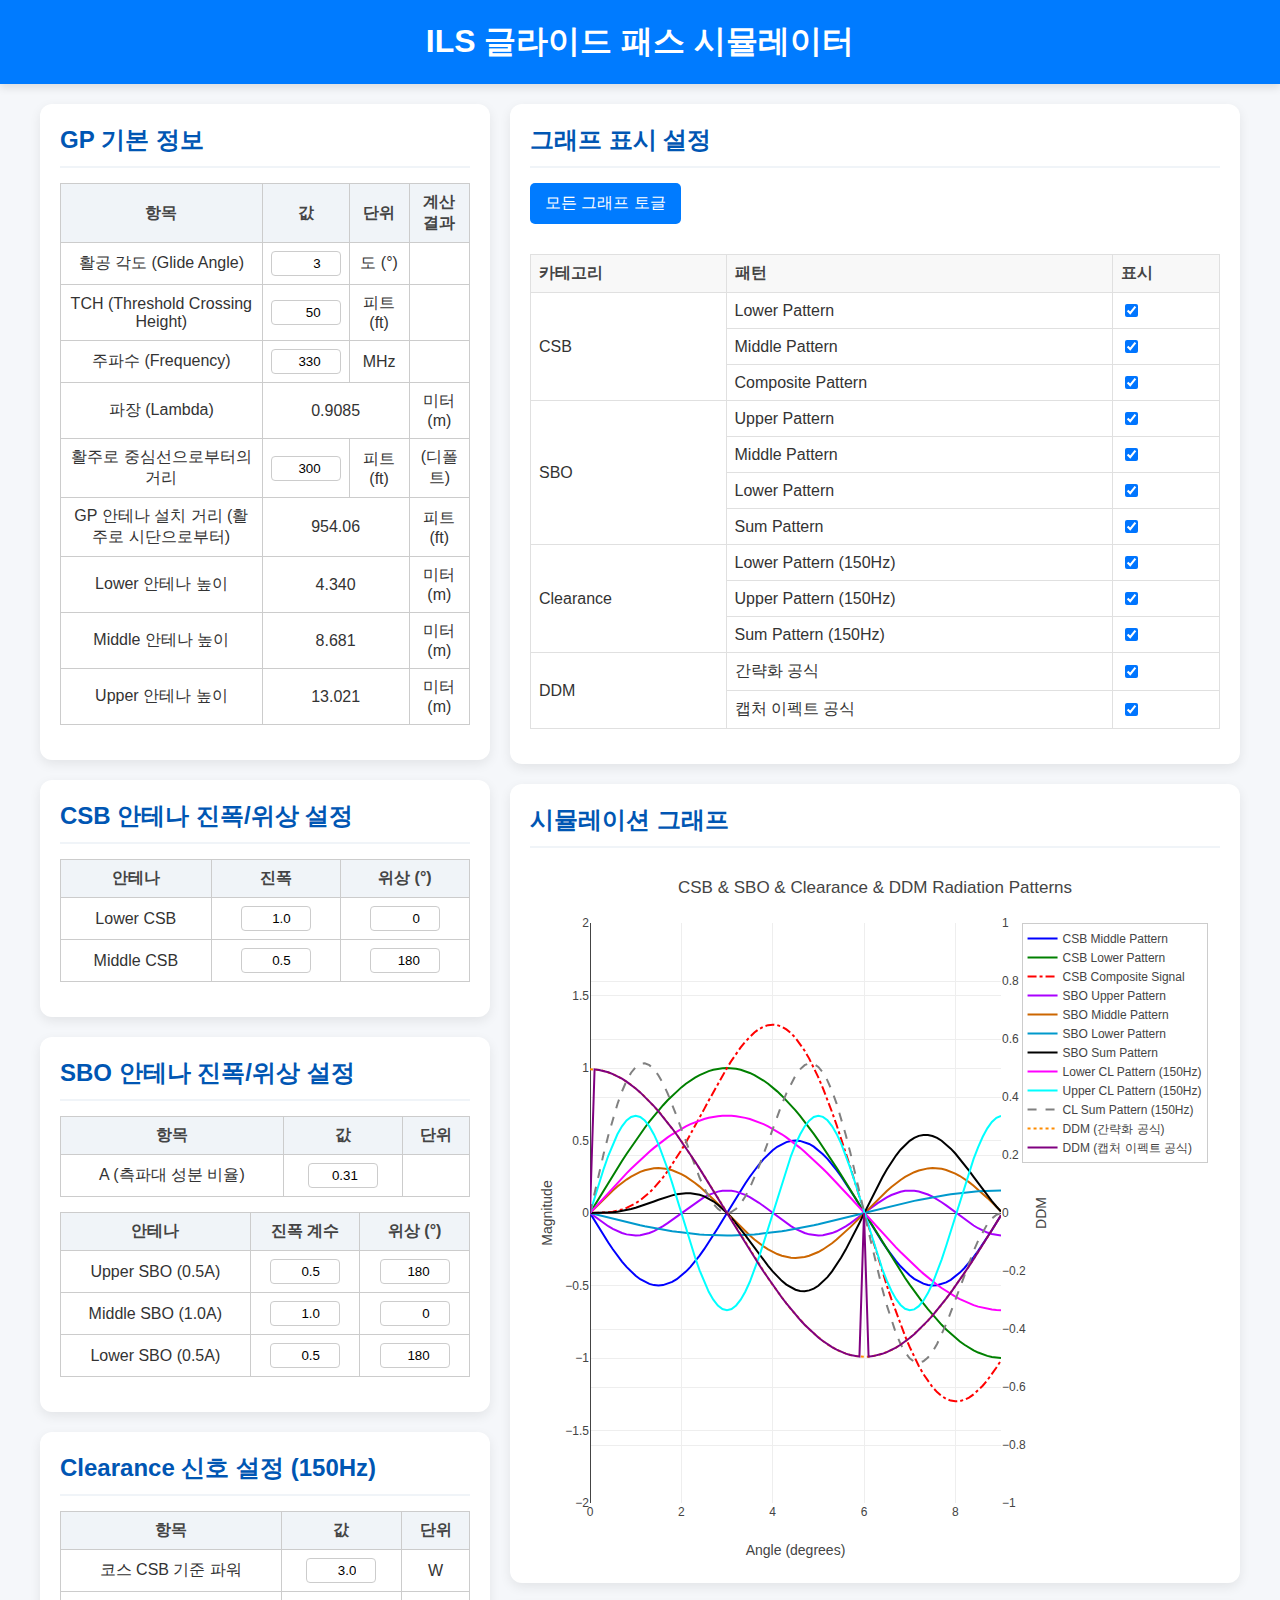
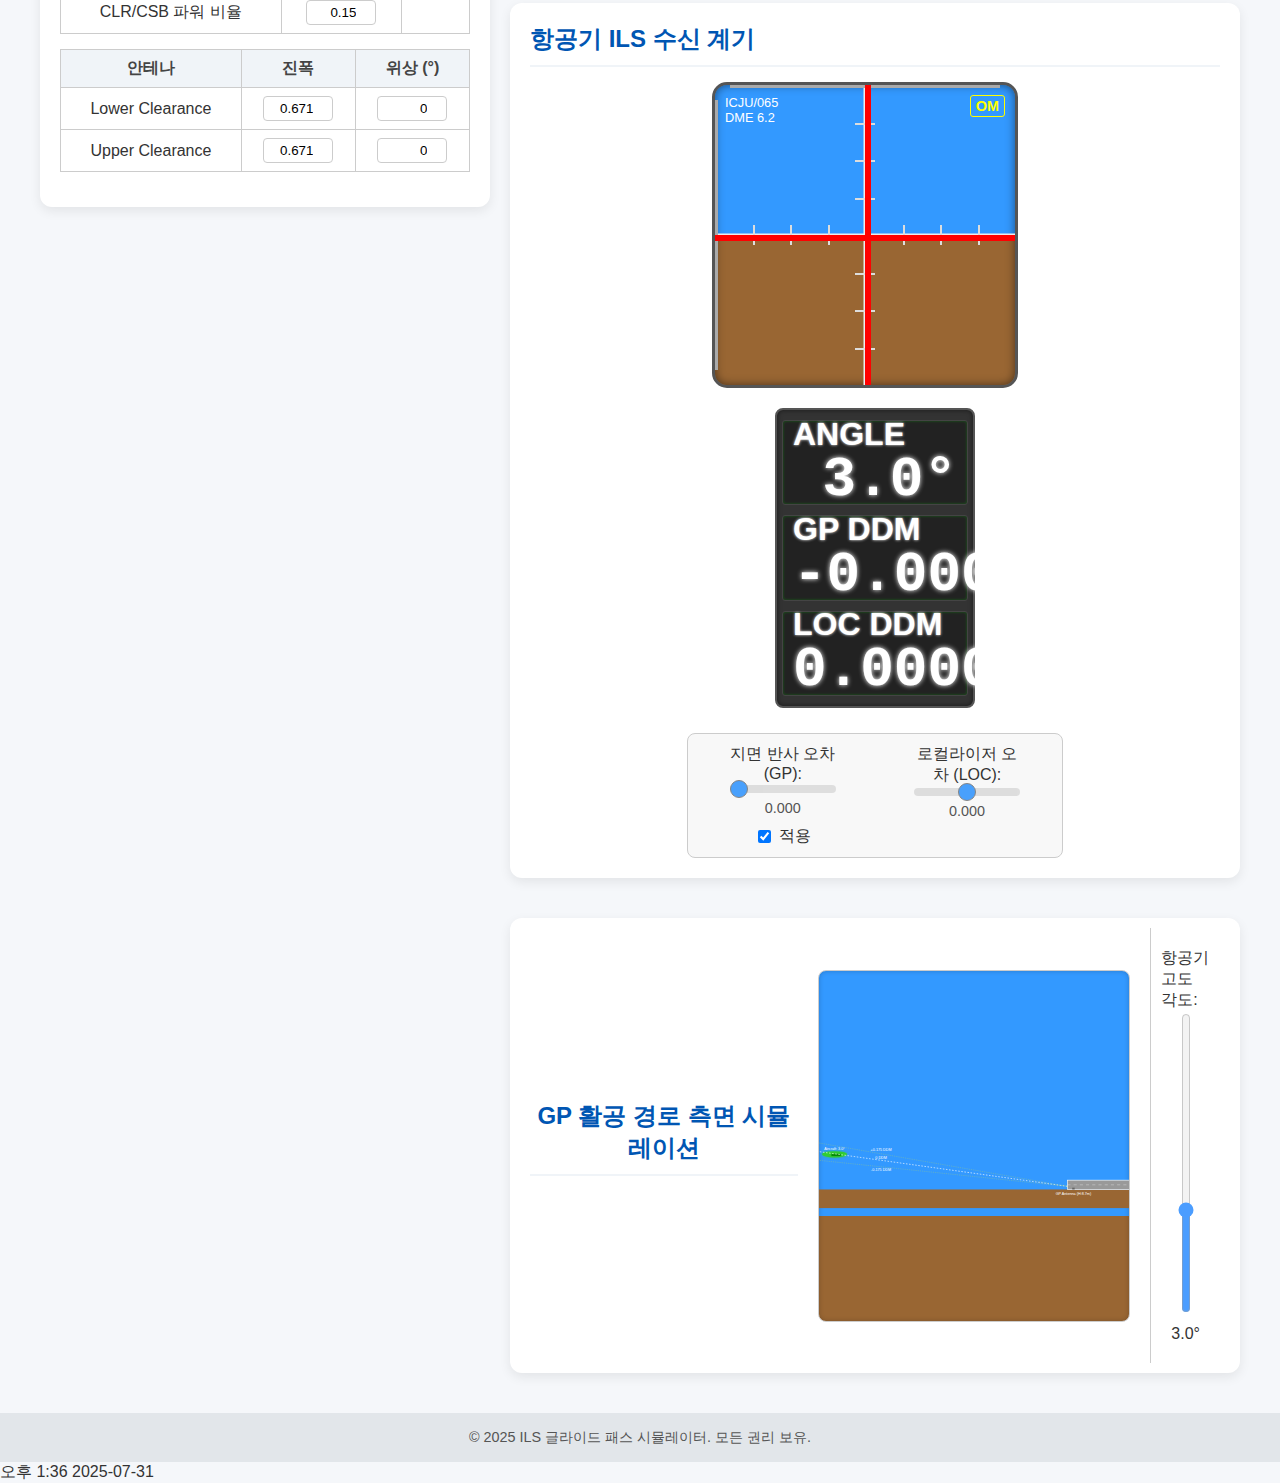
<file: GPSIGNALSIM.html>
<!DOCTYPE html>
<html lang="ko">
<head>
    <meta charset="UTF-8" />
    <title>ILS 글라이드 패스 시뮬레이터</title>
    <script src="https://cdn.plot.ly/plotly-latest.min.js"></script>
    <style>
        :root {
            /* Basic Colors */
            --primary-color: #007bff;
            --secondary-color: #0056b3;
            --background-light: #f5f7fa;
            --background-card: #fff;
            --text-dark: #333;
            --text-light: #555;
            --border-light: #e0e0e0;
            --border-dark: #ccc;
            --highlight-blue: #007bff;

            /* Instrument Colors */
            --instrument-background-dark: #333;
            --instrument-background-gp-top: #3399FF; /* Sky Blue */
            --instrument-background-gp-bottom: #996633; /* Amber/Brown */
            --instrument-needle-color: red; /* Red */
            --instrument-tick-light: #DDD;
            --instrument-tick-dark: #AAA;
            --instrument-digital-text: white; /* White */
            --instrument-crosshair-color: #EEE; /* Crosshair color */
            --instrument-arrow-color: #00FF00; /* Green Fluorescent */
            --info-text-color: white; /* For top left info */
            --om-text-color: yellow; /* For OM text */

            /* ILS DDM Constants */
            --ddm-gp-max-deflection: 0.175;
            --ddm-ll-max-deflection: 0.155; 

            /* Instrument Tick Spacing - for visual consistency on the combined indicator */
            --tick-spacing-px: 37.5px; /* (300px height/width / 4 dots per half) = 37.5px per dot */
        }

        body {
            font-family: 'Segoe UI', sans-serif;
            background-color: var(--background-light);
            margin: 0;
            color: var(--text-dark);
            display: flex;
            flex-direction: column;
            min-height: 100vh;
        }
        header {
            background-color: var(--primary-color);
            color: white;
            padding: 20px 0;
            text-align: center;
            font-size: 2em;
            font-weight: bold;
            box-shadow: 0 4px 8px rgba(0,0,0,0.1);
        }
        .container {
            display: flex;
            flex-wrap: wrap;
            justify-content: center;
            gap: 20px;
            padding: 20px;
            flex-grow: 1; 
            
            /* --- 고정 크기 적용 시작 --- */
            width: 1200px; /* 전체 시뮬레이터 너비 고정 */
            margin: 0 auto; /* 가운데 정렬 */
            /* --- 고정 크기 적용 끝 --- */
        }
        .left-panel, .right-panel {
            display: flex;
            flex-direction: column;
            gap: 20px;
        }
        .left-panel {
            width: 450px; /* 고정 너비 설정 */
        }
        .right-panel {
            width: 730px; /* 고정 너비 설정 */
        }
        .card {
            background: var(--background-card);
            border-radius: 12px;
            box-shadow: 0 4px 12px rgba(0,0,0,0.08);
            padding: 20px;
            margin-bottom: 0;
            width: 100%; /* 카드 자체는 부모 요소의 100%를 따름 */
            box-sizing: border-box;
        }
        .card h2 {
            margin-top: 0;
            color: var(--secondary-color);
            border-bottom: 2px solid #f0f4f8;
            padding-bottom: 10px;
            margin-bottom: 15px;
        }
        table {
            width: 100%;
            border-collapse: collapse;
            margin-bottom: 15px;
        }
        th, td {
            border: 1px solid var(--border-dark);
            padding: 8px;
            text-align: center;
        }
        th {
            background: #f0f4f8;
            color: #444;
        }
        input[type="number"] {
            width: 60px;
            padding: 4px;
            border: 1px solid var(--border-dark);
            border-radius: 4px;
            transition: border-color 0.2s;
            text-align: right; /* Numbers right-aligned */
        }
        input[type="number"]:focus {
            outline: none;
            border-color: var(--highlight-blue);
        }
        /* 체크박스 그룹 공통 스타일 */
        .checkbox-group {
            margin-top: 15px;
            display: flex;
            justify-content: center;
            flex-wrap: wrap;
        }
        .checkbox-group label {
            margin-right: 15px;
            display: inline-flex;
            align-items: center;
            padding: 5px 0;
            font-weight: bold;
        }
        /* 모든 그래프를 위한 통합 체크박스 테이블 스타일 */
        .all-patterns-checkbox-table {
            width: 100%;
            border-collapse: collapse;
            margin-top: 15px;
            margin-bottom: 15px;
        }
        .all-patterns-checkbox-table th, 
        .all-patterns-checkbox-table td {
            border: 1px solid var(--border-light);
            padding: 8px;
            text-align: left;
        }
        .all-patterns-checkbox-table th {
            background: #f8f8f8;
            font-weight: bold;
        }
        .all-patterns-checkbox-table label {
            margin-right: 0;
            font-weight: normal;
            display: flex; /* 체크박스와 텍스트를 인라인으로 정렬 */
            align-items: center;
        }
        .all-patterns-checkbox-table input[type="checkbox"] {
            margin-right: 5px; /* 체크박스와 라벨 텍스트 사이 간격 */
        }
        /* 개별 패턴 체크박스 그룹 제거 */
        .card .checkbox-group { 
            display: none;
        }

        #toggleAllPatterns {
            background-color: var(--primary-color);
            color: white;
            padding: 10px 15px;
            border: none;
            border-radius: 5px;
            cursor: pointer;
            font-size: 1em;
            margin-bottom: 15px;
            transition: background-color 0.2s ease;
        }
        #toggleAllPatterns:hover {
            background-color: var(--secondary-color);
        }

        #pattern-graph {
            width: 690px; /* 그래프 너비 고정 */
            height: 700px; /* 그래프 높이 고정 */
        }
        /* 항공기 계기 스타일 */
        .instrument-card-content { 
            display: flex;
            align-items: flex-start; /* Align to top for better vertical layout */
            justify-content: center;
            gap: 20px;
            flex-wrap: wrap;
        }
        .instrument-controls-panel {
            display: flex;
            flex-direction: column; /* Main controls stacked vertically */
            align-items: center;
            gap: 15px;
            min-width: 150px;
        }

        /* Digital Display Group - new layout for three displays */
        .digital-display-group {
            display: flex;
            flex-direction: column; /* Stack vertically */
            width: 200px; /* 고정 너비 */
            height: 300px; /* 고정 높이 */
            justify-content: space-around; /* Distribute space evenly */
            border: 2px solid #555; /* Add border for the group */
            border-radius: 8px;
            background-color: var(--instrument-background-dark); /* Background for the display group */
            box-shadow: inset 0 0 5px rgba(0,0,0,0.5);
            padding: 5px; /* Padding inside the display group */
            box-sizing: border-box;
        }
        .digital-display {
            background-color: #222; /* Darker background for individual segments */
            border-radius: 3px;
            padding: 5px 10px;
            font-size: 1em; 
            color: var(--instrument-digital-text); /* White text */
            text-shadow: 0 0 5px var(--instrument-digital-text);
            border: 1px solid #444;
            box-shadow: inset 0 0 3px rgba(0,255,0,0.3);
            min-width: unset; /* Remove min-width to allow width to control */
            width: 100%; /* Take full width of parent group */
            height: calc(100% / 3 - 10px); /* Distribute height evenly across 3 displays */
            display: flex;
            flex-direction: column; /* Label on top, value below */
            align-items: flex-start; /* Label left-aligned */
            justify-content: center; /* Vertically center content */
            box-sizing: border-box;
            line-height: 1; /* Remove extra line spacing */
        }
        .digital-display .label {
            font-size: 2em; /* Label font size doubled relative to 1em */
            font-weight: bold; /* Bold label */
            color: var(--instrument-digital-text); /* Use digital text color */
            margin-bottom: 2px;
            text-shadow: 0 0 3px var(--instrument-digital-text); /* Glow for label */
        }
        .digital-display .value {
            font-family: 'DSEG7 Classic', 'Segment7Standard', monospace; /* Seven-segment font for value */
            font-size: 3.5em; /* Value font size adjusted for box fit */
            font-weight: bold; /* Keep bold for digital look */
            margin-left: auto; /* Push value to the right */
            align-self: flex-end; /* Align value to bottom-right */
        }

        @font-face {
            font-family: 'DSEG7 Classic';
            src: url('https://raw.githubusercontent.com/BigBadBug/7-Segment-Font/master/fonts/DSEG7Classic-Bold.ttf') format('truetype');
        }

        /* Sliders Layout - Horizontal and in a row */
        .sliders-horizontal-group {
            display: flex;
            flex-direction: row; /* Horizontal layout for sliders */
            justify-content: space-around;
            width: 100%;
            gap: 15px;
            margin-top: 10px;
            padding: 10px;
            border: 1px solid var(--border-dark);
            border-radius: 8px;
            background-color: #f8f8f8;
        }
        .instrument-slider-container {
            display: flex;
            flex-direction: column;
            align-items: center;
            width: 30%; /* Distribute width for 3 sliders */
            min-width: 100px; /* Minimum width for each slider container */
        }
        .instrument-slider-container label {
            text-align: center; /* Center labels above sliders */
        }
        .instrument-slider-container input[type="range"] {
            width: 100%;
            height: 8px; /* Slimmer slider track */
            -webkit-appearance: none;
            background: #d3d3d3;
            outline: none;
            opacity: 0.7;
            transition: opacity .2s;
            border-radius: 5px;
        }
        .instrument-slider-container input[type="range"]::-webkit-slider-thumb {
            -webkit-appearance: none;
            appearance: none;
            width: 18px;
            height: 18px;
            background: var(--primary-color);
            border-radius: 50%;
            cursor: pointer;
            border: 1px solid #555;
        }
        .instrument-slider-container input[type="range"]:hover {
            opacity: 1;
        }
        .instrument-slider-container span {
            margin-top: 5px;
            font-size: 0.9em;
            color: var(--text-light);
        }
        .slider-checkbox-group {
            display: flex;
            align-items: center;
            margin-top: 10px;
            font-weight: normal; /* Override bold from parent .checkbox-group */
        }
        .slider-checkbox-group label {
            margin-left: 5px;
            margin-right: 0; /* Clear default margin-right */
            font-weight: normal;
        }


        /* --- 통합 ILS 계기판 스타일 --- */
        .ils-combined-indicator {
            position: relative;
            width: 300px; /* 고정 너비 */
            height: 300px; /* 고정 높이 */
            border: 3px solid #555; /* Thicker border */
            border-radius: 15px;
            overflow: hidden;
            box-shadow: inset 0 0 10px rgba(0,0,0,0.5);
            background: linear-gradient(to bottom, 
                                        var(--instrument-background-gp-top) 0%, 
                                        var(--instrument-background-gp-top) 50%, 
                                        var(--instrument-background-gp-bottom) 50%, 
                                        var(--instrument-background-gp-bottom) 100%);
            flex-shrink: 0;
            margin-right: 20px; /* Shift instrument slightly to the left to make space for displays */
        }

        /* 계기판 중앙 십자선 */
        .ils-combined-indicator .crosshair-horizontal {
            position: absolute;
            left: 0; top: 50%; right: 0; height: 3px;
            background-color: var(--instrument-crosshair-color);
            transform: translateY(-50%);
            z-index: 1;
        }
        .ils-combined-indicator .crosshair-vertical {
            position: absolute;
            top: 0; left: 50%; bottom: 0; width: 3px;
            background-color: var(--instrument-crosshair-color);
            transform: translateX(-50%);
            z-index: 1;
        }

        /* 눈금 마크 - 공통 */
        .ils-combined-indicator .tick-mark-horizontal,
        .ils-combined-indicator .tick-mark-vertical {
            position: absolute;
            background-color: var(--instrument-tick-light);
            z-index: 1;
        }

        /* 수평(GP) 눈금 - 짧은 막대 형태, 등간격 8칸 (중앙 제외 상하 4칸) */
        .ils-combined-indicator .tick-mark-horizontal {
            width: 20px; /* Shorter ticks */
            height: 2px;
            left: 50%; /* Center horizontally */
            transform: translateX(-50%);
        }

        .ils-combined-indicator .tick-mark-horizontal.dot-1-up { top: calc(50% - var(--tick-spacing-px)); }
        .ils-combined-indicator .tick-mark-horizontal.dot-2-up { top: calc(50% - var(--tick-spacing-px) * 2); }
        .ils-combined-indicator .tick-mark-horizontal.dot-3-up { top: calc(50% - var(--tick-spacing-px) * 3); }
        .ils-combined-indicator .tick-mark-horizontal.dot-4-up { top: 0%; height: 3px; width: 90%; background-color: var(--instrument-tick-dark); transform: translateX(-50%); } /* Full Scale Top */

        .ils-combined-indicator .tick-mark-horizontal.dot-1-down { top: calc(50% + var(--tick-spacing-px)); }
        .ils-combined-indicator .tick-mark-horizontal.dot-2-down { top: calc(50% + var(--tick-spacing-px) * 2); }
        .ils-combined-indicator .tick-mark-horizontal.dot-3-down { top: calc(50% + var(--tick-spacing-px) * 3); }
        .ils-combined-indicator .tick-mark-horizontal.dot-4-down { top: 100%; height: 3px; width: 90%; background-color: var(--instrument-tick-dark); transform: translateX(-50%); } /* Full Scale Bottom */
        
        /* 세로(LOC) 눈금 - 짧은 막대 형태, 등간격 8칸 (중앙 제외 좌우 4칸) */
        .ils-combined-indicator .tick-mark-vertical {
            height: 20px; /* Shorter ticks */
            width: 2px;
            top: 50%; /* Center vertically */
            transform: translateY(-50%);
        }

        .ils-combined-indicator .tick-mark-vertical.dot-1-right { left: calc(50% + var(--tick-spacing-px)); }
        .ils-combined-indicator .tick-mark-vertical.dot-2-right { left: calc(50% + var(--tick-spacing-px) * 2); }
        .ils-combined-indicator .tick-mark-vertical.dot-3-right { left: calc(50% + var(--tick-spacing-px) * 3); }
        .ils-combined-indicator .tick-mark-vertical.dot-4-right { left: 100%; width: 3px; height: 90%; background-color: var(--instrument-tick-dark); transform: translateY(-50%); } /* Full Scale Right */

        .ils-combined-indicator .tick-mark-vertical.dot-1-left { left: calc(50% - var(--tick-spacing-px)); }
        .ils-combined-indicator .tick-mark-vertical.dot-2-left { left: calc(50% - var(--tick-spacing-px) * 2); }
        .ils-combined-indicator .tick-mark-vertical.dot-3-left { left: calc(50% - var(--tick-spacing-px) * 3); }
        .ils-combined-indicator .tick-mark-vertical.dot-4-left { left: 0%; width: 3px; height: 90%; background-color: var(--instrument-tick-dark); transform: translateY(-50%); } /* Full Scale Left */


        /* GP 니들 (수평 바늘) */
        .ils-gp-needle {
            position: absolute;
            left: 0;
            width: 100%;
            height: 6px; /* Thicker needle */
            background-color: var(--instrument-needle-color); /* Red needle */
            z-index: 3; /* Ensure it's above ticks and crosshair */
            transition: all 0.1s linear;
        }
        /* LOC 니들 (수직 바늘) */
        .ils-ll-needle {
            position: absolute;
            top: 0;
            height: 100%;
            width: 6px; /* Thicker needle */
            background-color: var(--instrument-needle-color); /* Red needle */
            z-index: 3; /* Ensure it's above ticks and crosshair */
            transition: all 0.1s linear;
        }

        /* 화살표 스타일 (계기판 내부, 크기 2배, 초록 형광색) */
        .ils-combined-indicator .out-of-range-arrow {
            position: absolute;
            width: 0;
            height: 0;
            /* Border sizes adjusted for 2x larger arrow */
            border-left: 20px solid transparent; 
            border-right: 20px solid transparent;
            visibility: hidden;
            z-index: 4; /* Above needles */
            opacity: 0.9;
        }
        .ils-combined-indicator .out-of-range-arrow.arrow-up {
            border-bottom: 30px solid var(--instrument-arrow-color); /* Indicate "Fly Up" */ /* 2x size */
            top: 5px; /* Near top edge */
            left: 50%;
            transform: translateX(-50%);
        }
        .ils-combined-indicator .out-of-range-arrow.arrow-down {
            border-top: 30px solid var(--instrument-arrow-color); /* Indicate "Fly Down" */ /* 2x size */
            bottom: 5px; /* Near bottom edge */
            left: 50%;
            transform: translateX(-50%);
        }
         .ils-combined-indicator .out-of-range-arrow.arrow-left {
            border-right: 30px solid var(--instrument-arrow-color); /* Indicate "Fly Left" */ /* 2x size */
            left: 5px; /* Near left edge */
            top: 50%;
            transform: translateY(-50%);
        }
        .ils-combined-indicator .out-of-range-arrow.arrow-right {
            border-left: 30px solid var(--instrument-arrow-color); /* Indicate "Fly Right" */ /* 2x size */
            right: 5px; /* Near right edge */
            top: 50%;
            transform: translateY(-50%);
        }
        .ils-combined-indicator .out-of-range-arrow.show {
            visibility: visible;
        }

        /* FLAG Warning - 박스 형태, 흰색 바탕 빨간 사선, 중앙에서 1칸 위, 우측 정렬 */
        .ils-combined-indicator .flag-warning {
            position: absolute;
            top: calc(50% - var(--tick-spacing-px)); 
            right: 5%; 
            transform: translateY(-50%); 
            width: 60px; 
            height: 30px; 
            display: flex; 
            align-items: center; 
            justify-content: center; 
            
            background-color: white; 
            background-image: linear-gradient(45deg, red 25%, transparent 25%, transparent 50%, red 50%, red 75%, transparent 75%, transparent); 
            background-size: 10px 10px; 
            border: 2px solid #555; 
            border-radius: 3px;
            
            color: black; 
            font-size: 1.2em; 
            font-weight: bold;
            visibility: hidden; 
            z-index: 5; 
            overflow: hidden; 
        }
        .ils-combined-indicator .flag-warning.show {
            visibility: visible;
        }

        /* New: Top Left Info (ICJU/065 DME 6.2) */
        .ils-combined-indicator .info-top-left {
            position: absolute;
            top: 10px;
            left: 10px;
            color: var(--info-text-color); /* White */
            font-size: 0.8em; /* Small font size */
            font-weight: normal;
            line-height: 1.2;
            z-index: 5; /* Ensure visibility */
            text-align: left;
        }

        /* New: Top Right Info (OM) */
        .ils-combined-indicator .info-top-right {
            position: absolute;
            top: 10px;
            right: 10px;
            color: var(--om-text-color); /* Yellow */
            font-size: 0.9em; /* Slightly larger than left info */
            font-weight: bold;
            border: 1px solid var(--om-text-color); /* Yellow border */
            padding: 2px 5px;
            border-radius: 3px;
            background-color: transparent; /* Transparent background */
            z-index: 5; /* Ensure visibility */
        }


        /* 측면 시뮬레이션 카드 */
        #side-view-simulation-card {
            background: var(--background-card);
            border-radius: 12px;
            box-shadow: 0 4px 12px rgba(0,0,0,0.08);
            padding: 20px;
            margin-top: 20px; /* Separates it from the instrument card */
            width: 100%;
            box-sizing: border-box;
            display: flex; /* Use flexbox for layout inside the card */
            flex-direction: row; /* SVG on left, slider on right */
            gap: 20px;
            align-items: center; /* Vertically align items */
            justify-content: center;
        }

        #side-view-simulation-card h2 {
            margin-top: 0;
            color: var(--secondary-color);
            border-bottom: 2px solid #f0f4f8;
            padding-bottom: 10px;
            margin-bottom: 15px;
            width: 100%; /* Make header span full width */
            text-align: center;
        }

        /* 항공기 고도 각도 슬라이더 (세로) */
        #aircraftAngleSliderContainerVertical {
            display: flex;
            flex-direction: column;
            align-items: center;
            height: 100%; /* Take full height of the parent flex item */
            justify-content: center;
            padding: 10px;
            border-left: 1px solid var(--border-dark); /* Separator from SVG */
        }

        #aircraftAngleSliderVertical {
            -webkit-appearance: slider-vertical; /* For Chrome/Safari */
            writing-mode: bt-lr; /* Vertical text direction for Firefox/IE */
            width: 8px; /* Slimmer track */
            height: 300px; /* Fixed height for the vertical slider */
            background: #d3d3d3;
            outline: none;
            opacity: 0.7;
            transition: opacity .2s;
            border-radius: 5px;
        }
        #aircraftAngleSliderVertical::-webkit-slider-thumb {
            -webkit-appearance: none;
            appearance: none;
            width: 18px;
            height: 18px;
            background: var(--primary-color);
            border-radius: 50%;
            cursor: pointer;
            border: 1px solid #555;
        }
        #aircraftAngleSliderVertical:hover {
            opacity: 1;
        }
        #aircraftAngleSliderDisplayVertical {
            margin-top: 10px;
            font-size: 1em;
            color: var(--text-dark);
        }

        /* SVG container for side view */
        #sideViewSVG {
            width: 800px; /* 고정 너비 */
            height: 350px; /* 고정 높이 */
            border: 1px solid #ccc;
            background: linear-gradient(to bottom, 
                                        var(--instrument-background-gp-top) 0%, 
                                        var(--instrument-background-gp-top) 70%, /* Sky part */
                                        var(--instrument-background-gp-bottom) 70%, /* Ground part */
                                        var(--instrument-background-gp-bottom) 100%);
            border-radius: 8px;
            box-shadow: inset 0 0 5px rgba(0,0,0,0.2);
        }

        /* SVG elements styling */
        .gp-antenna {
            fill: #666; /* Dark gray for antenna */
        }
        .ground {
            fill: var(--instrument-background-gp-bottom); /* Match ground color */
        }
        .runway {
            fill: #999; /* Lighter gray for runway */
            stroke: white; /* White border */
            stroke-width: 2; /* Thicker border */
        }
        .runway-center-line {
            stroke: white;
            stroke-width: 1;
            stroke-dasharray: 10 10; /* Dashed line */
        }
        .glide-path-line {
            stroke: white;
            stroke-width: 2;
            stroke-dasharray: 5 5; /* Dashed line */
        }
        .ddm-reference-line {
            stroke: yellow;
            stroke-width: 1;
            stroke-dasharray: 3 3; /* Shorter dashes */
            opacity: 0.7;
        }
        .svg-label {
            fill: white;
            font-family: Arial, sans-serif;
            font-size: 12px;
            text-anchor: middle;
        }
        /* New: Aircraft SVG style */
        .svg-aircraft-body {
            fill: #32CD32; /* Lime Green */
            filter: drop-shadow(0 0 5px rgba(50, 205, 50, 0.7)); /* Green glow */
        }
        .svg-aircraft-wing {
            fill: #008000; /* Darker Green */
            filter: drop-shadow(0 0 3px rgba(0, 128, 0, 0.5));
        }

        /* Side view Y-axis labels */
        .y-axis-angle-label {
            fill: white;
            font-family: Arial, sans-serif;
            font-size: 14px;
            text-anchor: end; /* Align to the right of the y-axis */
        }

        footer {
            background-color: #e2e6ea;
            color: var(--text-light);
            text-align: center;
            padding: 15px 0;
            font-size: 0.9em;
            margin-top: 20px;
        }

        /* 반응형 디자인 (작은 화면에서는 유동적으로 동작하도록 유지) */
        @media (max-width: 1250px) { /* container width + padding + gap 보다 작아지면 */
            .container {
                flex-direction: column;
                align-items: center;
                width: 100%; /* 작은 화면에서는 너비를 다시 유동적으로 */
                padding: 10px;
            }
            .left-panel, .right-panel {
                width: 100%; /* 작은 화면에서는 100% 너비 */
                max-width: 95%; /* 최대 너비 제한 */
                min-width: unset;
            }
            .instrument-card-content {
                flex-direction: column; /* Stack instrument and controls vertically */
                align-items: center;
            }
            .ils-combined-indicator {
                order: 2; /* Place instrument below controls */
                margin-right: 0; /* Remove horizontal margin */
            }
            .instrument-controls-panel {
                width: 100%;
                order: 1; /* Place controls below the instrument */
                padding: 10px;
            }
            .digital-display-group {
                flex-direction: row; /* Digital displays side-by-side on small screens */
                height: auto;
                width: 100%;
                flex-wrap: wrap;
                justify-content: center;
                border: none; /* Remove border for smaller screens */
                background-color: transparent;
                box-shadow: none;
                padding: 0;
            }
            .digital-display {
                min-width: unset; /* Remove fixed width */
                width: calc(33% - 10px); /* Approx 3 per row */
                font-size: 0.8em; /* Smaller font for small screens */
                height: auto;
                background-color: var(--instrument-background-dark); /* Restore individual background */
                margin: 5px; /* Add some margin between displays */
            }
            .digital-display .label {
                font-size: 0.8em; /* Adjust label font size for small screens */
            }
            .digital-display .value {
                font-size: 1.5em; /* Adjust value font size for small screens */
            }
            .sliders-horizontal-group {
                flex-direction: column; /* Sliders stacked vertically on small screens */
                padding: 10px;
            }
            .instrument-slider-container {
                width: 100%; /* Full width for sliders on small screens */
            }
            /* 측면 시뮬레이션 카드 반응형 */
            #side-view-simulation-card {
                flex-direction: column; /* Stack SVG and slider vertically */
                min-height: unset;
            }
            #sideViewSVG {
                width: 95%; /* Adjust width for smaller screens */
                height: 300px;
            }
            #aircraftAngleSliderContainerVertical {
                width: 100%; /* Full width for slider container */
                height: auto;
                border-left: none; /* Remove border */
                border-top: 1px solid var(--border-dark); /* Add top border */
            }
            #aircraftAngleSliderVertical {
                height: 150px; /* Shorter vertical slider */
            }
            #pattern-graph {
                width: 100%;
                height: 500px; /* 그래프 높이도 줄임 */
            }
        }
    </style>
</head>
<body>
    <header>
        ILS 글라이드 패스 시뮬레이터
    </header>

    <div class="container">
        <div class="left-panel">
            <div class="card">
                <h2>GP 기본 정보</h2>
                <table>
                    <thead>
                        <tr><th>항목</th><th>값</th><th>단위</th><th>계산 결과</th></tr>
                    </thead>
                    <tbody>
                        <tr>
                            <td>활공 각도 (Glide Angle)</td>
                            <td><input id="glideAngle" type="number" value="3" step="0.1"></td>
                            <td>도 (°)</td>
                            <td></td>
                        </tr>
                        <tr>
                            <td>TCH (Threshold Crossing Height)</td>
                            <td><input id="tch" type="number" value="50"></td>
                            <td>피트 (ft)</td>
                            <td></td>
                        </tr>
                        <tr>
                            <td>주파수 (Frequency)</td>
                            <td><input id="frequency" type="number" value="330" step="0.1"></td>
                            <td>MHz</td>
                            <td></td>
                        </tr>
                        <tr>
                            <td>파장 (Lambda)</td>
                            <td colspan="2"><span id="lambdaDisplay">0.0000</span></td>
                            <td>미터 (m)</td>
                        </tr>
                        <tr>
                            <td>활주로 중심선으로부터의 거리</td>
                            <td><input id="runwayCenterDist" type="number" value="300"></td>
                            <td>피트 (ft)</td>
                            <td>(디폴트)</td>
                        </tr>
                        <tr>
                            <td>GP 안테나 설치 거리 (활주로 시단으로부터)</td>
                            <td colspan="2"><span id="gpAntennaDistance">0.00</span></td>
                            <td>피트 (ft)</td>
                        </tr>
                        <tr>
                            <td>Lower 안테나 높이</td>
                            <td colspan="2"><span id="H_lower_display">0.00</span></td>
                            <td>미터 (m)</td>
                        </tr>
                        <tr>
                            <td>Middle 안테나 높이</td>
                            <td colspan="2"><span id="H_middle_display">0.00</span></td>
                            <td>미터 (m)</td>
                        </tr>
                        <tr>
                            <td>Upper 안테나 높이</td>
                            <td colspan="2"><span id="H_upper_display">0.00</span></td>
                            <td>미터 (m)</td>
                        </tr>
                    </tbody>
                </table>
                <div class="checkbox-group"></div>
            </div>

            <div class="card">
                <h2>CSB 안테나 진폭/위상 설정</h2>
                <table>
                    <thead>
                        <tr><th>안테나</th><th>진폭</th><th>위상 (°)</th></tr>
                    </thead>
                    <tbody>
                        <tr>
                            <td>Lower CSB</td>
                            <td><input id="lowerCSBAmp" type="number" value="1.0" step="0.1"></td>
                            <td><input id="lowerCSBPhase" type="number" value="0" step="0.1"></td>
                        </tr>
                        <tr>
                            <td>Middle CSB</td>
                            <td><input id="middleCSBAmp" type="number" value="0.5" step="0.1"></td>
                            <td><input id="middleCSBPhase" type="number" value="180" step="0.1"></td>
                        </tr>
                    </tbody>
                </table>
            </div>

            <div class="card">
                <h2>SBO 안테나 진폭/위상 설정</h2>
                <table>
                    <thead>
                        <tr><th>항목</th><th>값</th><th>단위</th></tr>
                    </thead>
                    <tbody>
                        <tr>
                            <td>A (측파대 성분 비율)</td>
                            <td><input id="sbo_A_value" type="number" value="0.31" step="0.01"></td>
                            <td></td>
                        </tr>
                    </tbody>
                </table>
                <table>
                    <thead>
                        <tr><th>안테나</th><th>진폭 계수</th><th>위상 (°)</th></tr>
                    </thead>
                    <tbody>
                        <tr>
                            <td>Upper SBO (0.5A)</td>
                            <td><input id="upperSBOAmpFactor" type="number" value="0.5" step="0.1" readonly></td>
                            <td><input id="upperSBOPhase" type="number" value="180" step="0.1"></td>
                        </tr>
                        <tr>
                            <td>Middle SBO (1.0A)</td>
                            <td><input id="middleSBOAmpFactor" type="number" value="1.0" step="0.1" readonly></td>
                            <td><input id="middleSBOPhase" type="number" value="0" step="0.1"></td>
                        </tr>
                        <tr>
                            <td>Lower SBO (0.5A)</td>
                            <td><input id="lowerSBOAmpFactor" type="number" value="0.5" step="0.1" readonly></td>
                            <td><input id="lowerSBOPhase" type="number" value="180" step="0.1"></td>
                        </tr>
                    </tbody>
                </table>
            </div>

            <div class="card">
                <h2>Clearance 신호 설정 (150Hz)</h2>
                <table>
                    <thead>
                        <tr><th>항목</th><th>값</th><th>단위</th></tr>
                    </thead>
                    <tbody>
                        <tr>
                            <td>코스 CSB 기준 파워</td>
                            <td><input id="courseCSBPower" type="number" value="3.0" step="0.1"></td>
                            <td>W</td>
                        </tr>
                        <tr>
                            <td>CLR/CSB 파워 비율</td>
                            <td><input id="clrCsbPowerRatio" type="number" value="0.15" step="0.01"></td>
                            <td></td>
                        </tr>
                    </tbody>
                </table>
                <table>
                    <thead>
                        <tr><th>안테나</th><th>진폭</th><th>위상 (°)</th></tr>
                    </thead>
                    <tbody>
                        <tr>
                            <td>Lower Clearance</td>
                            <td><input id="lowerClAmp" type="number" value="0.00" step="0.001" readonly></td>
                            <td><input id="lowerClPhase" type="number" value="0" step="0.1"></td>
                        </tr>
                        <tr>
                            <td>Upper Clearance</td>
                            <td><input id="upperClAmp" type="number" value="0.00" step="0.001" readonly></td>
                            <td><input id="upperClPhase" type="number" value="0" step="0.1"></td>
                        </tr>
                    </tbody>
                </table>
            </div>
        </div>

        <div class="right-panel">
            <div class="card">
                <h2>그래프 표시 설정</h2>
                <button id="toggleAllPatterns">모든 그래프 토글</button>
                <table class="all-patterns-checkbox-table">
                    <thead>
                        <tr>
                            <th>카테고리</th>
                            <th>패턴</th>
                            <th>표시</th>
                        </tr>
                    </thead>
                    <tbody>
                        <tr>
                            <td rowspan="3">CSB</td>
                            <td>Lower Pattern</td>
                            <td><label><input type="checkbox" id="toggleLowerPattern" checked></label></td>
                        </tr>
                        <tr>
                            <td>Middle Pattern</td>
                            <td><label><input type="checkbox" id="toggleMiddlePattern" checked></label></td>
                        </tr>
                        <tr>
                            <td>Composite Pattern</td>
                            <td><label><input type="checkbox" id="toggleCompositePattern" checked></label></td>
                        </tr>
                        <tr>
                            <td rowspan="4">SBO</td>
                            <td>Upper Pattern</td>
                            <td><label><input type="checkbox" id="toggleUpperSBOPattern" checked></label></td>
                        </tr>
                        <tr>
                            <td>Middle Pattern</td>
                            <td><label><input type="checkbox" id="toggleMiddleSBOPattern" checked></label></td>
                        </tr>
                        <tr>
                            <td>Lower Pattern</td>
                            <td><label><input type="checkbox" id="toggleLowerSBOPattern" checked></label></td>
                        </tr>
                        <tr>
                            <td>Sum Pattern</td>
                            <td><label><input type="checkbox" id="toggleSBOSumPattern" checked></label></td>
                        </tr>
                        <tr>
                            <td rowspan="3">Clearance</td>
                            <td>Lower Pattern (150Hz)</td>
                            <td><label><input type="checkbox" id="toggleLowerClPattern" checked></label></td>
                        </tr>
                        <tr>
                            <td>Upper Pattern (150Hz)</td>
                            <td><label><input type="checkbox" id="toggleUpperClPattern" checked></label></td>
                        </tr>
                        <tr>
                            <td>Sum Pattern (150Hz)</td>
                            <td><label><input type="checkbox" id="toggleClearanceSumPattern" checked></label></td>
                        </tr>
                        <tr>
                            <td rowspan="2">DDM</td>
                            <td>간략화 공식</td>
                            <td><label><input type="checkbox" id="toggleSimplifiedDDM" checked></label></td>
                        </tr>
                        <tr>
                            <td>캡처 이펙트 공식</td>
                            <td><label><input type="checkbox" id="toggleCaptureEffectDDM" checked></label></td>
                        </tr>
                    </tbody>
                </table>
            </div>
            <div class="card">
                <h2>시뮬레이션 그래프</h2>
                <div id="pattern-graph"></div>
            </div>
            <div class="card">
                <h2>항공기 ILS 수신 계기</h2> 
                <div class="instrument-card-content">
                    <div class="ils-combined-indicator">
                        <div class="crosshair-horizontal"></div>
                        <div class="crosshair-vertical"></div>

                        <div class="tick-mark-horizontal dot-1-up"></div>
                        <div class="tick-mark-horizontal dot-2-up"></div>
                        <div class="tick-mark-horizontal dot-3-up"></div>
                        <div class="tick-mark-horizontal dot-4-up"></div> <div class="tick-mark-horizontal dot-1-down"></div>
                        <div class="tick-mark-horizontal dot-2-down"></div>
                        <div class="tick-mark-horizontal dot-3-down"></div>
                        <div class="tick-mark-horizontal dot-4-down"></div> <div class="tick-mark-vertical dot-1-right"></div>
                        <div class="tick-mark-vertical dot-2-right"></div>
                        <div class="tick-mark-vertical dot-3-right"></div>
                        <div class="tick-mark-vertical dot-4-right"></div> <div class="tick-mark-vertical dot-1-left"></div>
                        <div class="tick-mark-vertical dot-2-left"></div>
                        <div class="tick-mark-vertical dot-3-left"></div>
                        <div class="tick-mark-vertical dot-4-left"></div> <div class="ils-gp-needle" id="gpNeedle" style="top: 50%;"></div>
                        <div class="ils-ll-needle" id="llNeedle" style="left: 50%;"></div>

                        <div class="out-of-range-arrow arrow-up" id="gpArrowUp"></div>
                        <div class="out-of-range-arrow arrow-down" id="gpArrowDown"></div>
                        <div class="out-of-range-arrow arrow-left" id="llArrowLeft"></div>
                        <div class="out-of-range-arrow arrow-right" id="llArrowRight"></div>

                        <div class="flag-warning" id="flagWarning">FLAG</div>

                        <div class="info-top-left">
                            <div>ICJU/065</div>
                            <div>DME 6.2</div>
                        </div>

                        <div class="info-top-right">OM</div>
                    </div>
                   
                    <div class="instrument-controls-panel">
                        <div class="digital-display-group">
                            <div class="digital-display">
                                <span class="label">ANGLE</span>
                                <span class="value" id="aircraftAngleDisplay">3.0°</span>
                            </div>
                            <div class="digital-display">
                                <span class="label">GP DDM</span>
                                <span class="value" id="aircraftDDMDisplay">0.0000</span>
                            </div> 
                            <div class="digital-display">
                                <span class="label">LOC DDM</span>
                                <span class="value" id="aircraftLLDDMDisplay">0.0000</span>
                            </div> 
                        </div>
                        <div class="sliders-horizontal-group">
                            <div class="instrument-slider-container">
                                <label for="groundReflectionError">지면 반사 오차 (GP):</label>
                                <input type="range" id="groundReflectionError" min="0" max="0.1" step="0.001" value="0">
                                <span id="groundReflectionErrorDisplay">0.000</span>
                                <div class="slider-checkbox-group">
                                    <input type="checkbox" id="toggleGroundReflectionError" checked>
                                    <label for="toggleGroundReflectionError">적용</label>
                                </div>
                            </div>
                            <div class="instrument-slider-container">
                                <label for="localizerError">로컬라이저 오차 (LOC):</label>
                                <input type="range" id="localizerError" min="-0.1" max="0.1" step="0.001" value="0">
                                <span id="localizerErrorDisplay">0.000</span>
                            </div>
                        </div>
                    </div>
                </div>
            </div>
            
            <div class="card" id="side-view-simulation-card">
                <h2>GP 활공 경로 측면 시뮬레이션</h2>
                <svg id="sideViewSVG" viewBox="0 0 1000 400" preserveAspectRatio="xMidYMid meet">
                    </svg>
                <div id="aircraftAngleSliderContainerVertical">
                    <label for="aircraftAngleSliderVertical">항공기 고도 각도:</label>
                    <input type="range" id="aircraftAngleSliderVertical" min="0" max="9" step="0.1" value="3.0">
                    <span id="aircraftAngleSliderDisplayVertical">3.0°</span>
                </div>
            </div>
        </div>
    </div>

    <footer>
        &copy; 2025 ILS 글라이드 패스 시뮬레이터. 모든 권리 보유.
    </footer>

    <script>
        // 전역 상수 및 헬퍼 함수
        const DEG_TO_RAD = Math.PI / 180;
        const SPEED_OF_LIGHT_MPS = 299792458; // m/s
        const FEET_TO_METER = 0.3048; // 1 ft = 0.3048 m
        const MODULATION_DEPTH = 0.4; // ILS modulation depth

        // ILS DDM 규격 (CSS 변수와 일치하도록 가져옴)
        const DDM_GP_MAX_DEFLECTION = parseFloat(getComputedStyle(document.documentElement).getPropertyValue('--ddm-gp-max-deflection')); // 0.175
        const DDM_LL_MAX_DEFLECTION = parseFloat(getComputedStyle(document.documentElement).getPropertyValue('--ddm-ll-max-deflection')); // 0.155

        const angles = Array.from({ length: 91 }, (_, i) => i * 0.1); // 0도에서 9도까지 0.1도 간격
        const TARGET_MIDDLE_ANTENNA_PHASE_DEG = 3440; // 미들 안테나 높이 계산 기준 위상값

        // --- GP 기본 정보 계산 및 업데이트 함수 ---
        function updateGPBasicInfo() {
            const glideAngleDeg = parseFloat(document.getElementById('glideAngle').value);
            const tchFeet = parseFloat(document.getElementById('tch').value);
            const frequencyMhz = parseFloat(document.getElementById('frequency').value);

            if (isNaN(frequencyMhz) || frequencyMhz <= 0) {
                console.error("유효하지 않은 주파수 값입니다.");
                document.getElementById('lambdaDisplay').innerText = "오류";
                document.getElementById('H_lower_display').innerText = "오류";
                document.getElementById('H_middle_display').innerText = "오류";
                document.getElementById('H_upper_display').innerText = "오류";
                return { lambda: 0, k: 0, H_lower: 0, H_middle: 0, H_upper: 0, gpAntennaDistance: 0, glideAngleDeg: 0 };
            }

            const frequencyHz = frequencyMhz * 1e6; // MHz를 Hz로 변환
            const lambda = SPEED_OF_LIGHT_MPS / frequencyHz; // 파장 계산
            const k = 2 * Math.PI / lambda; // 전파 상수 k 계산

            document.getElementById('lambdaDisplay').innerText = lambda.toFixed(4);

            let gpAntennaDistanceFeet = 0;
            if (!isNaN(tchFeet) && tchFeet > 0 && !isNaN(glideAngleDeg) && glideAngleDeg > 0) {
                const glideAngleRad = glideAngleDeg * DEG_TO_RAD;
                if (Math.tan(glideAngleRad) !== 0) {
                    gpAntennaDistanceFeet = tchFeet / Math.tan(glideAngleRad);
                }
            }
            document.getElementById('gpAntennaDistance').innerText = gpAntennaDistanceFeet.toFixed(2);

            // 안테나 높이 계산 (미터 단위)
            let H_lower_calc = 0, H_middle_calc = 0, H_upper_calc = 0;
            
            if (lambda > 0) { // 파장이 유효할 때만 계산
                H_middle_calc = (TARGET_MIDDLE_ANTENNA_PHASE_DEG * lambda) / 360; 
                H_lower_calc = H_middle_calc / 2; 
                H_upper_calc = H_middle_calc * 1.5; 
            }
            
            document.getElementById('H_lower_display').innerText = H_lower_calc.toFixed(3);
            document.getElementById('H_middle_display').innerText = H_middle_calc.toFixed(3);
            document.getElementById('H_upper_display').innerText = H_upper_calc.toFixed(3);

            return {
                lambda: lambda, 
                k: k,           
                H_lower: H_lower_calc,
                H_middle: H_middle_calc,
                H_upper: H_upper_calc,
                gpAntennaDistance: gpAntennaDistanceFeet, // ft
                glideAngleDeg: glideAngleDeg // deg
            };
        }

        // --- CSB 방사패턴 함수 ---
        function generateCSBPattern(params, H_antenna, amplitude, phaseDeg) { 
            const k_val = params.k;            
            const phaseRad = phaseDeg * DEG_TO_RAD;
            
            const patternData = [];

            for (let theta of angles) {
                const rad = theta * DEG_TO_RAD;
                const sinAlpha = Math.sin(rad); 

                const argument = k_val * H_antenna * sinAlpha + phaseRad; 
                const value = amplitude * Math.sin(argument); 
                patternData.push(value);
            }
            return patternData;
        }

        // --- SBO 방사패턴 함수 ---
        function generateSBOPattern(params, H_antenna, amplitudeFactor, phaseDeg, A_value_input) { 
            const k_val = params.k;
            const phaseRad = phaseDeg * DEG_TO_RAD;
            
            const patternData = [];

            for (let theta of angles) {
                const rad = theta * DEG_TO_RAD;
                const sinAlpha = Math.sin(rad);

                const argument = k_val * H_antenna * sinAlpha + phaseRad;
                const value = amplitudeFactor * A_value_input * Math.sin(argument); 
                patternData.push(value);
            }
            return patternData;
        }

        // --- Clearance 방사패턴 함수 (150Hz만) ---
        function generateClearancePattern(params, H_antenna, amplitude, phaseDeg) { 
            const k_val = params.k;
            const phaseRad = phaseDeg * DEG_TO_RAD; 

            const patternData = [];

            for (let theta of angles) {
                const rad = theta * DEG_TO_RAD;
                const sinAlpha = Math.sin(rad);

                const argument = k_val * H_antenna * sinAlpha + phaseRad;
                const value = amplitude * Math.sin(argument);
                patternData.push(value);
            }
            return patternData;
        }


        // --- 합성(Composite) 신호 생성 함수 ---
        function generateCompositePattern(pattern1, pattern2) {
            const compositeData = [];
            for (let i = 0; i < angles.length; i++) {
                const sumOfValues = pattern1[i] + pattern2[i];
                compositeData.push(sumOfValues);
            }
            return compositeData;
        }

        // --- SBO 합성 패턴 생성 함수 --- (Lower, Middle, Upper SBO 패턴의 합)
        function generateSBOSumPattern(upperPattern, middlePattern, lowerPattern) {
            const sboSumData = [];
            for(let i = 0; i < angles.length; i++) {
                sboSumData.push(upperPattern[i] + middlePattern[i] + lowerPattern[i]);
            }
            return sboSumData;
        }

        // --- Clearance 합성 패턴 생성 함수 --- (Lower, Upper Clearance 패턴의 합)
        function generateClearanceSumPattern(lowerClPattern, upperClPattern) {
            const clSumData = [];
            for (let i = 0; i < angles.length; i++) {
                clSumData.push(lowerClPattern[i] + upperClPattern[i]);
            }
            return clSumData;
        }

        // --- DDM 계산 함수 (간략화 공식) ---
        function generateSimplifiedDDMData(params, A_value_input) {
            const H_lower = params.H_lower; 
            const wavelength = params.lambda; 

            const phase_H_lower_deg = (H_lower / wavelength) * 360; 

            const ddmData = [];

            for (let theta of angles) {
                const rad = theta * DEG_TO_RAD;
                const sinAlpha = Math.sin(rad);

                const argument = (phase_H_lower_deg * DEG_TO_RAD) * sinAlpha; 
                const ddmValue = 4 * MODULATION_DEPTH * A_value_input * Math.cos(argument);
                ddmData.push(ddmValue);
            }
            return ddmData;
        }

        // --- DDM 계산 함수 (캡처 이펙트 공식) ---
        function generateCaptureEffectDDMData(params, A_value_input) {
            const Hl = params.H_lower; 
            const Hm = params.H_middle; 
            const Hu = params.H_upper; 
            const wavelength = params.lambda; 

            const upperSBOPhase = parseFloat(document.getElementById('upperSBOPhase').value);
            const middleSBOPhase = parseFloat(document.getElementById('middleSBOPhase').value);
            const lowerSBOPhase = parseFloat(document.getElementById('lowerSBOPhase').value);

            const phase_Hl_deg = (Hl / wavelength) * 360;
            const phase_Hm_deg = (Hm / wavelength) * 360;
            const phase_Hu_deg = (Hu / wavelength) * 360;

            const ddmData = [];
            const EPSILON = 1e-6; 

            for (let theta of angles) {
                const rad = theta * DEG_TO_RAD;
                const sinAlpha = Math.sin(rad);

                const arg_Hl_total = (phase_Hl_deg * DEG_TO_RAD) * sinAlpha + (lowerSBOPhase * DEG_TO_RAD); 
                const arg_Hm_total = (phase_Hm_deg * DEG_TO_RAD) * sinAlpha + (middleSBOPhase * DEG_TO_RAD); 
                const arg_Hu_total = (phase_Hu_deg * DEG_TO_RAD) * sinAlpha + (upperSBOPhase * DEG_TO_RAD); 

                const numerator = -0.5 * A_value_input * Math.sin(arg_Hl_total) + 
                                  A_value_input * Math.sin(arg_Hm_total) - 
                                  0.5 * A_value_input * Math.sin(arg_Hu_total);

                const denominator = Math.sin(arg_Hl_total) - 0.5 * Math.sin(arg_Hm_total);

                let ddmValue = 0;
                if (Math.abs(denominator) > EPSILON) { 
                    ddmValue = 2 * MODULATION_DEPTH * (numerator / denominator);
                } else {
                    ddmValue = 0; // 분모가 0에 가까우면 DDM이 무한대 또는 정의되지 않으므로 0으로 설정
                }
                
                // DDM 값 부호 반전: 실제 항공기 계기판의 지시 방향(Fly Up/Down)과 일치시키기 위함
                ddmValue = -ddmValue; 

                ddmData.push(ddmValue);
            }
            return ddmData;
        }

        // --- 항공기 GP/LL 계기 업데이트 함수 ---
        let cachedCaptureEffectDDMPattern = []; // GP DDM 데이터를 저장할 변수

        function updateInstrument() {
            // Updated slider ID for the vertical slider
            const aircraftAngleSlider = document.getElementById('aircraftAngleSliderVertical'); 
            const aircraftAngleDisplay = document.getElementById('aircraftAngleDisplay');
            const aircraftAngleSliderDisplay = document.getElementById('aircraftAngleSliderDisplayVertical'); // Vertical slider value display
            const aircraftDDMDisplay = document.getElementById('aircraftDDMDisplay');
            const aircraftLLDDMDisplay = document.getElementById('aircraftLLDDMDisplay');
            const gpNeedle = document.getElementById('gpNeedle');
            const llNeedle = document.getElementById('llNeedle');
            const gpArrowUp = document.getElementById('gpArrowUp');
            const gpArrowDown = document.getElementById('gpArrowDown');
            const llArrowLeft = document.getElementById('llArrowLeft');
            const llArrowRight = document.getElementById('llArrowRight');
            const flagWarning = document.getElementById('flagWarning'); // FLAG 경고 요소

            const groundReflectionErrorSlider = document.getElementById('groundReflectionError');
            const groundReflectionErrorDisplay = document.getElementById('groundReflectionErrorDisplay');
            const toggleGroundReflectionError = document.getElementById('toggleGroundReflectionError'); // Checkbox

            const localizerErrorSlider = document.getElementById('localizerError');
            const localizerErrorDisplay = document.getElementById('localizerErrorDisplay');

            const currentAngle = parseFloat(aircraftAngleSlider.value);
            aircraftAngleDisplay.innerText = currentAngle.toFixed(1) + '°'; // Added degree symbol
            aircraftAngleSliderDisplay.innerText = currentAngle.toFixed(1) + '°';


            let finalGroundReflectionError = 0;
            if (toggleGroundReflectionError.checked) { // 체크박스가 체크되어 있을 때만 랜덤 오차 적용
                const currentGroundReflectionErrorSetting = parseFloat(groundReflectionErrorSlider.value);
                // 지면 반사 오차: 설정값 이내로 +- 랜덤하게 변동
                finalGroundReflectionError = (Math.random() * 2 - 1) * currentGroundReflectionErrorSetting; // -설정값 ~ +설정값
            }
            groundReflectionErrorDisplay.innerText = finalGroundReflectionError.toFixed(3);

            const currentLocalizerError = parseFloat(localizerErrorSlider.value);
            localizerErrorDisplay.innerText = currentLocalizerError.toFixed(3);


            // GP DDM 값 가져오기
            const index = Math.round(currentAngle * 10); 
            let gpDdmValue = 0;
            if (index >= 0 && index < cachedCaptureEffectDDMPattern.length) {
                gpDdmValue = cachedCaptureEffectDDMPattern[index];
            }
            
            // 지면 반사 오차 적용
            gpDdmValue += finalGroundReflectionError; 
            aircraftDDMDisplay.innerText = gpDdmValue.toFixed(4);

            // GP DDM 값을 바늘 위치로 변환 (-DDM_GP_MAX_DEFLECTION ~ +DDM_GP_MAX_DEFLECTION 범위)
            let normalizedGPDDM = gpDdmValue / DDM_GP_MAX_DEFLECTION; 
            
            // DDM 값이 최대/최소 편향을 벗어나는 경우 화살표 표시 및 니들 클리핑
            gpArrowUp.classList.remove('show');
            gpArrowDown.classList.remove('show');
            if (normalizedGPDDM > 1) {
                normalizedGPDDM = 1; // 클리핑하여 바늘이 사라지지 않고 최대 편향 유지
                gpArrowUp.classList.add('show');
            } else if (normalizedGPDDM < -1) {
                normalizedGPDDM = -1; // 클리핑하여 바늘이 사라지지 않고 최대 편향 유지
                gpArrowDown.classList.add('show');
            }

            // top: 0% (top) to 100% (bottom)
            // Need to reverse the normalized DDM for 'top' CSS property
            const gpNeedlePosition = ((1 - normalizedGPDDM) / 2) * 100; 
            gpNeedle.style.top = `${gpNeedlePosition}%`;

            // 로컬라이저 DDM 값 (임시)
            let llDdmValue = currentLocalizerError; // 로컬라이저 오차 슬라이더 값만 사용

            aircraftLLDDMDisplay.innerText = llDdmValue.toFixed(4);

            // LL DDM 값을 바늘 위치로 변환 (-DDM_LL_MAX_DEFLECTION ~ +DDM_LL_MAX_DEFLECTION 범위)
            let normalizedLLDDM = llDdmValue / DDM_LL_MAX_DEFLECTION;

            // DDM 값이 최대/최소 편향을 벗어나는 경우 화살표 표시 및 니들 클리핑
            llArrowLeft.classList.remove('show');
            llArrowRight.classList.remove('show');
            if (normalizedLLDDM > 1) {
                normalizedLLDDM = 1; 
                llArrowRight.classList.add('show');
            } else if (normalizedLLDDM < -1) {
                normalizedLLDDM = -1; 
                llArrowLeft.classList.add('show');
            }

            const llNeedlePosition = ((normalizedLLDDM + 1) / 2) * 100; 
            llNeedle.style.left = `${llNeedlePosition}%`;

            // GP 0도에서 "FLAG" 경고 표시
            if (Math.abs(currentAngle) < 0.05) { // 0도 근처일 때 (부동 소수점 오차 고려)
                flagWarning.classList.add('show');
            } else {
                flagWarning.classList.remove('show');
            }
        }

        /**
         * 주어진 DDM 값에 해당하는 활공 경로 각도의 오프셋을 계산합니다.
         * 이 함수는 캡처 이펙트 공식의 역함수 또는 근사치로 사용될 수 있습니다.
         * 현재는 간단한 선형 근사를 사용합니다.
         * @param {number} ddmValue
         * @param {object} params - GP 기본 정보 (lambda, k, H_middle 등 포함)
         * @returns {number} 각도 오프셋 (도)
         */
        function ddmToAngleOffset(ddmValue, params) {
            // DDM_GP_MAX_DEFLECTION (0.175)이 0.7도의 각도 차이에 해당한다고 가정
            // FSD (Full Scale Deflection)는 보통 0.7도 또는 0.75도입니다.
            // 여기서는 0.175 DDM이 0.7도에 해당한다고 가정하고 선형적으로 계산
            // DDM_GP_MAX_DEFLECTION에 해당하는 각도 오프셋을 0.7도로 가정
            const angleForMaxDDM = 0.7; // degrees

            if (DDM_GP_MAX_DEFLECTION === 0) return 0; // Avoid division by zero
            return (ddmValue / DDM_GP_MAX_DEFLECTION) * angleForMaxDDM;
        }

        // --- 측면 시뮬레이션 SVG 그리기 함수 ---
        function drawSideView(gpParams) {
            const svg = document.getElementById('sideViewSVG');
            if (!svg) {
                console.error("sideViewSVG element not found.");
                return;
            }

            // Clear previous drawings
            while (svg.firstChild) {
                svg.removeChild(svg.firstChild);
            }

            // Fixed viewBox dimensions from HTML
            const svgWidth = 1000; 
            const svgHeight = 400; 

            // Convert feet to meters for consistent calculations with GP antenna heights
            const gpAntennaDistanceM = gpParams.gpAntennaDistance * FEET_TO_METER;
            const tchM = parseFloat(document.getElementById('tch').value) * FEET_TO_METER;

            // X-axis scale: 0 to roughly 15km (for typical GP range)
            // Y-axis scale: 0 to roughly 600m (for typical GP altitudes)
            const maxDistance = 15000; // meters (approx. 8 NM) - X-axis represents distance from runway threshold
            const maxAltitude = 600; // meters (approx. 2000 ft)

            // Scaling factors for converting real-world meters to SVG pixels
            const xScale = svgWidth / maxDistance;
            const yScale = svgHeight / maxAltitude;

            // Ground/Runway
            const groundHeightSVG = svgHeight * 0.15; // Ground takes 15% of SVG height from bottom
            const groundY = svgHeight - groundHeightSVG; // This is the Y-coordinate of the ground/sky boundary

            // Draw Ground
            const ground = document.createElementNS('http://www.w3.org/2000/svg', 'rect');
            ground.setAttribute('x', '0');
            ground.setAttribute('y', groundY);
            ground.setAttribute('width', svgWidth);
            ground.setAttribute('height', groundHeightSVG);
            ground.setAttribute('class', 'ground');
            svg.appendChild(ground); 

            // GP Antenna location in SVG (fixed for visualization)
            // The GP Antenna is physically located gpAntennaDistanceM from the runway threshold (beginning of runway)
            // We place the runway threshold at a certain X position in SVG, then calculate GP Antenna X
            const runwayThresholdX_SVG = 800; // Runway threshold fixed at 150px from left
            const gpAntennaX_SVG = runwayThresholdX_SVG + (gpAntennaDistanceM * xScale);
            
            // Draw Runway (starting from runway threshold, extending right)
            const runwayLengthM = 3000; // meters (e.g., 3km runway)
            const runwayWidthM = 45; // meters (approx 150 ft)

            const runwayWidthSVG = runwayWidthM * yScale; // Runway width based on Y scale

            const runway = document.createElementNS('http://www.w3.org/2000/svg', 'rect');
            runway.setAttribute('x', runwayThresholdX_SVG);
            // Runway's top edge should align with the groundY line
            runway.setAttribute('y', groundY - runwayWidthSVG); 
            runway.setAttribute('width', runwayLengthM * xScale);
            runway.setAttribute('height', runwayWidthSVG);
            runway.setAttribute('class', 'runway');
            svg.appendChild(runway); 

            // Draw Runway Center Line (dashed)
            const runwayCenterLine = document.createElementNS('http://www.w3.org/2000/svg', 'line');
            runwayCenterLine.setAttribute('x1', runwayThresholdX_SVG);
            // Center line should be in the middle of the runway
            runwayCenterLine.setAttribute('y1', groundY - (runwayWidthSVG / 2)); 
            runwayCenterLine.setAttribute('x2', runwayThresholdX_SVG + (runwayLengthM * xScale));
            runwayCenterLine.setAttribute('y2', groundY - (runwayWidthSVG / 2)); 
            runwayCenterLine.setAttribute('class', 'runway-center-line');
            svg.appendChild(runwayCenterLine);


            // GP Antenna (vertical line)
            // Antenna height based on H_middle (in meters)
            const antennaHeightM = gpParams.H_middle || 0; // Use middle antenna height as a reference
            const antennaHeightSVG = antennaHeightM * yScale;
            const antennaWidthSVG = 8; // fixed width for visual representation

            const gpAntennaRect = document.createElementNS('http://www.w3.org/2000/svg', 'rect');
            gpAntennaRect.setAttribute('x', gpAntennaX_SVG - (antennaWidthSVG / 2));
            // Position above ground, starting from the groundY line
            gpAntennaRect.setAttribute('y', groundY - antennaHeightSVG); 
            gpAntennaRect.setAttribute('width', antennaWidthSVG);
            gpAntennaRect.setAttribute('height', antennaHeightSVG);
            gpAntennaRect.setAttribute('class', 'gp-antenna');
            svg.appendChild(gpAntennaRect);

            // Add GP Antenna label
            const gpAntennaLabel = document.createElementNS('http://www.w3.org/2000/svg', 'text');
            gpAntennaLabel.setAttribute('x', gpAntennaX_SVG);
            gpAntennaLabel.setAttribute('y', groundY - antennaHeightSVG - 5 + 30); // Above antenna, adjusted for new antenna Y
            gpAntennaLabel.textContent = `GP Antenna (H:${antennaHeightM.toFixed(1)}m)`;
            gpAntennaLabel.setAttribute('class', 'svg-label');
            svg.appendChild(gpAntennaLabel);

            // --- Aircraft Position Calculation (relative to new Y-axis scale) ---
            const currentAircraftAngleDeg = parseFloat(document.getElementById('aircraftAngleSliderVertical').value);
            const currentAircraftAngleRad = currentAircraftAngleDeg * DEG_TO_RAD;

            // Y-axis for Angle: Map 0-9 degrees to SVG Y coordinates
            // SVG Y range is 0 (top) to svgHeight (bottom)
            // We want 9 deg at top, 0 deg at bottom of the main sky/ground area (groundY)
            const angleMax = 9; // Max angle for Y-axis display
            const angleMin = 0; // Min angle for Y-axis display
            const usableSvgHeightForAngles = groundY; // From top of SVG to ground line

            // Function to convert angle to SVG Y coordinate
            const angleToSvgY = (angle) => {
                // Scale angle to 0-1 range (0 at bottom, 1 at top)
                const normalizedAngle = (angle - angleMin) / (angleMax - angleMin);
                // Invert Y for SVG (0 is top, max is bottom) and scale to usableSvgHeightForAngles
                return usableSvgHeightForAngles * (1 - normalizedAngle);
            };

            const aircraftY_SVG = angleToSvgY(currentAircraftAngleDeg);
            const aircraftFixedX_SVG = svgWidth * 0.05; // Fixed X position for the aircraft

            // --- Draw Aircraft ---
            const bodyWidth = 80;
            const bodyHeight = 20;
            const wingShortLength = 0; // Shorter top wing
            const wingLongLength = 30;  // Longer bottom wing
            const wingWidth = 5;        // Narrow width for both wings
            const wingForwardOffset = 15; // Offset wings slightly forward

            // Body
            const aircraftBody = document.createElementNS('http://www.w3.org/2000/svg', 'ellipse');
            aircraftBody.setAttribute('cx', aircraftFixedX_SVG);
            aircraftBody.setAttribute('cy', aircraftY_SVG);
            aircraftBody.setAttribute('rx', bodyWidth / 2);
            aircraftBody.setAttribute('ry', bodyHeight / 2);
            aircraftBody.setAttribute('class', 'svg-aircraft-body');
            svg.appendChild(aircraftBody);

            // Top Wing
            const topWing = document.createElementNS('http://www.w3.org/2000/svg', 'rect');
            topWing.setAttribute('x', aircraftFixedX_SVG -(wingShortLength / 2) + wingForwardOffset);
            topWing.setAttribute('y', aircraftY_SVG - (bodyHeight / 2) - wingWidth); // Above body
            topWing.setAttribute('width', wingShortLength);
            topWing.setAttribute('height', wingWidth);
            topWing.setAttribute('class', 'svg-aircraft-wing');
            svg.appendChild(topWing);

            // Bottom Wing
            const bottomWing = document.createElementNS('http://www.w3.org/2000/svg', 'rect');
            bottomWing.setAttribute('x', aircraftFixedX_SVG -10 -(wingLongLength / 2) + wingForwardOffset);
            bottomWing.setAttribute('y', aircraftY_SVG -10 + (bodyHeight / 2)); // Below body
            bottomWing.setAttribute('width', wingLongLength);
            bottomWing.setAttribute('height', wingWidth);
            bottomWing.setAttribute('class', 'svg-aircraft-wing');
            svg.appendChild(bottomWing);

            // Add aircraft angle label
            const aircraftLabel = document.createElementNS('http://www.w3.org/2000/svg', 'text');
            aircraftLabel.setAttribute('x', aircraftFixedX_SVG);
            aircraftLabel.setAttribute('y', aircraftY_SVG - (bodyHeight / 2) - wingWidth - 10 + 10); // Above aircraft
            aircraftLabel.textContent = `Aircraft: ${currentAircraftAngleDeg.toFixed(1)}°`;
            aircraftLabel.setAttribute('class', 'svg-label');
            aircraftLabel.setAttribute('fill', 'lime'); // Bright color for aircraft label
            svg.appendChild(aircraftLabel);

            // --- Y-axis Angle Ticks and Labels ---
            const yAxisStartX = 0; // Y-axis is at the left edge of SVG
            const yAxisEndX = 20; // Short horizontal lines for ticks

            for (let angle = angleMin; angle <= angleMax; angle += 0.5) {
                const y = angleToSvgY(angle);

                // Draw tick mark
                const tickLine = document.createElementNS('http://www.w3.org/2000/svg', 'line');
                tickLine.setAttribute('x1', yAxisStartX);
                tickLine.setAttribute('y1', y);
                tickLine.setAttribute('x2', yAxisEndX);
                tickLine.setAttribute('y2', y);
                tickLine.setAttribute('stroke', 'white');
                tickLine.setAttribute('stroke-width', angle % 1 === 0 ? 2 : 1); /* Thicker for whole degrees */
		tickLine.setAttribute('stroke-opacity', '0'); //눈금선 투명화
                svg.appendChild(tickLine);

                // Draw angle label
                const angleLabel = document.createElementNS('http://www.w3.org/2000/svg', 'text');
                angleLabel.setAttribute('x', yAxisEndX + 5); /* Offset label from tick */
                angleLabel.setAttribute('y', y + 4); /* Adjust vertical alignment */
                angleLabel.textContent = `${angle.toFixed(1)}°`;
                angleLabel.setAttribute('class', 'y-axis-angle-label');
                angleLabel.setAttribute('text-anchor', 'start'); /* Align label to start */
                //svg.appendChild(angleLabel);
            }

            // --- Glide Path Reference Lines (starting from RUNWAY THRESHOLD and passing through GP antenna) ---
            // The GP Antenna is located at gpAntennaX_SVG (e.g., 850px from left)
            // The runway threshold is at runwayThresholdX_SVG (e.g., 150px from left)
            // The GP antenna is H_middle above the ground.
            // The effective origin for glide path angles is the point (runwayThresholdX_SVG, groundY - tchM * yScale).
            // This is the point on the runway threshold at TCH altitude.

            const glidePathOriginX_SVG = runwayThresholdX_SVG;
            const glidePathOriginY_SVG = groundY - (tchM * yScale); // Y position for TCH at threshold


            // 0 DDM Glide Path Line (based on nominal glide angle from GP Basic Info)
            const nominalGlideAngleDeg = 0.8;
            const nominalGlideAngleRad = nominalGlideAngleDeg * DEG_TO_RAD;

            // Calculate endpoint for 0 DDM line extending to the left edge (x=0)
            const lineEndX_0DDM = 0;
            const distFromOriginToLeftEdgeM = (glidePathOriginX_SVG - lineEndX_0DDM) / xScale;
            const altitudeChange_0DDM = distFromOriginToLeftEdgeM * Math.tan(nominalGlideAngleRad);
            const lineEndY_0DDM = glidePathOriginY_SVG - (altitudeChange_0DDM * yScale); // Subtract as altitude increases upwards

            const glidePathLine = document.createElementNS('http://www.w3.org/2000/svg', 'line');
            glidePathLine.setAttribute('x1', glidePathOriginX_SVG);
            glidePathLine.setAttribute('y1', glidePathOriginY_SVG);
            glidePathLine.setAttribute('x2', lineEndX_0DDM);
            glidePathLine.setAttribute('y2', lineEndY_0DDM);
            glidePathLine.setAttribute('class', 'glide-path-line');
            svg.appendChild(glidePathLine);

            // 0 DDM Label
            const label0DDM = document.createElementNS('http://www.w3.org/2000/svg', 'text');
            label0DDM.setAttribute('x', glidePathOriginX_SVG - 500 - (svgWidth * 0.1)); // Slightly left of origin
            label0DDM.setAttribute('y', glidePathOriginY_SVG - 5 -((glidePathOriginX_SVG - label0DDM.getAttribute('x')) / xScale * Math.tan(nominalGlideAngleRad) * yScale));
            label0DDM.textContent = '0 DDM';
            label0DDM.setAttribute('class', 'svg-label');
            label0DDM.setAttribute('fill', 'white');
            svg.appendChild(label0DDM);


            // 0.175 DDM Reference Lines (Upper and Lower) - from threshold at TCH
            const angleOffsetFor0175DDM = ddmToAngleOffset(DDM_GP_MAX_DEFLECTION, gpParams);

            const upperRefAngleDeg = 1; // nominalGlideAngleDeg + angleOffsetFor0175DDM;
            const lowerRefAngleDeg = 0.6; //nominalGlideAngleDeg - angleOffsetFor0175DDM;

            const upperRefAngleRad = upperRefAngleDeg * DEG_TO_RAD;
            const lowerRefAngleRad = lowerRefAngleDeg * DEG_TO_RAD;

            // Upper Reference Line (+0.175 DDM)
            const altitudeChangeUpper = distFromOriginToLeftEdgeM * Math.tan(upperRefAngleRad);
            const lineEndYUpper = glidePathOriginY_SVG - (altitudeChangeUpper * yScale);

            const refLineUpper = document.createElementNS('http://www.w3.org/2000/svg', 'line');
            refLineUpper.setAttribute('x1', glidePathOriginX_SVG);
            refLineUpper.setAttribute('y1', glidePathOriginY_SVG);
            refLineUpper.setAttribute('x2', lineEndX_0DDM);
            refLineUpper.setAttribute('y2', lineEndYUpper);
            refLineUpper.setAttribute('class', 'ddm-reference-line');
            svg.appendChild(refLineUpper);

            const labelUpperDDM = document.createElementNS('http://www.w3.org/2000/svg', 'text');
            labelUpperDDM.setAttribute('x', glidePathOriginX_SVG - 500 - (svgWidth * 0.1));
            labelUpperDDM.setAttribute('y', glidePathOriginY_SVG - 10 -((glidePathOriginX_SVG - labelUpperDDM.getAttribute('x')) / xScale * Math.tan(upperRefAngleRad) * yScale));
            labelUpperDDM.textContent = '+0.175 DDM';
            labelUpperDDM.setAttribute('class', 'svg-label');
            labelUpperDDM.setAttribute('fill', 'yellow');
            svg.appendChild(labelUpperDDM);

            // Lower Reference Line (-0.175 DDM)
            const altitudeChangeLower = distFromOriginToLeftEdgeM * Math.tan(lowerRefAngleRad);
            const lineEndYLower = glidePathOriginY_SVG - (altitudeChangeLower * yScale);

            const refLineLower = document.createElementNS('http://www.w3.org/2000/svg', 'line');
            refLineLower.setAttribute('x1', glidePathOriginX_SVG);
            refLineLower.setAttribute('y1', glidePathOriginY_SVG);
            refLineLower.setAttribute('x2', lineEndX_0DDM);
            refLineLower.setAttribute('y2', lineEndYLower);
            refLineLower.setAttribute('class', 'ddm-reference-line');
            svg.appendChild(refLineLower);

            const labelLowerDDM = document.createElementNS('http://www.w3.org/2000/svg', 'text');
            labelLowerDDM.setAttribute('x', glidePathOriginX_SVG - 500- (svgWidth * 0.1));
            labelLowerDDM.setAttribute('y', glidePathOriginY_SVG +15 - ((glidePathOriginX_SVG - labelLowerDDM.getAttribute('x')) / xScale * Math.tan(lowerRefAngleRad) * yScale));
            labelLowerDDM.textContent = '-0.175 DDM';
            labelLowerDDM.setAttribute('class', 'svg-label');
            labelLowerDDM.setAttribute('fill', 'yellow');
            svg.appendChild(labelLowerDDM);
        }

        // 그래프 그리기 및 업데이트
        function drawGraph() {
            const gpParams = updateGPBasicInfo(); 
            
            const lowerCSBAmp = parseFloat(document.getElementById('lowerCSBAmp').value);
            const lowerCSBPhase = parseFloat(document.getElementById('lowerCSBPhase').value);
            const middleCSBAmp = parseFloat(document.getElementById('middleCSBAmp').value);
            const middleCSBPhase = parseFloat(document.getElementById('middleCSBPhase').value);

            const sbo_A_value = parseFloat(document.getElementById('sbo_A_value').value); 
            const upperSBOAmpFactor = parseFloat(document.getElementById('upperSBOAmpFactor').value);
            const upperSBOPhase = parseFloat(document.getElementById('upperSBOPhase').value);
            const middleSBOAmpFactor = parseFloat(document.getElementById('middleSBOAmpFactor').value);
            const middleSBOPhase = parseFloat(document.getElementById('middleSBOPhase').value);
            const lowerSBOAmpFactor = parseFloat(document.getElementById('lowerSBOAmpFactor').value);
            const lowerSBOPhase = parseFloat(document.getElementById('lowerSBOPhase').value);

            const courseCSBPower = parseFloat(document.getElementById('courseCSBPower').value);
            const clrCsbPowerRatio = parseFloat(document.getElementById('clrCsbPowerRatio').value);

            let calculatedClAmp = 0;
            if (!isNaN(courseCSBPower) && courseCSBPower > 0 && !isNaN(clrCsbPowerRatio) && clrCsbPowerRatio >= 0) {
                calculatedClAmp = Math.sqrt(courseCSBPower * clrCsbPowerRatio);
            }
            document.getElementById('lowerClAmp').value = calculatedClAmp.toFixed(3);
            document.getElementById('upperClAmp').value = calculatedClAmp.toFixed(3);
            
            const lowerClPhase = parseFloat(document.getElementById('lowerClPhase').value);
            const upperClPhase = parseFloat(document.getElementById('upperClPhase').value);


            if (isNaN(lowerCSBAmp) || isNaN(lowerCSBPhase) || isNaN(middleCSBAmp) || isNaN(middleCSBPhase) ||
                isNaN(sbo_A_value) || 
                isNaN(upperSBOAmpFactor) || isNaN(upperSBOPhase) ||
                isNaN(middleSBOAmpFactor) || isNaN(middleSBOPhase) ||
                isNaN(lowerSBOAmpFactor) || isNaN(lowerSBOPhase) ||
                isNaN(courseCSBPower) || isNaN(clrCsbPowerRatio) || 
                isNaN(lowerClPhase) || isNaN(upperClPhase)) { 
                console.error("입력값이 유효하지 않습니다. 숫자를 입력해주세요.");
                Plotly.newPlot('pattern-graph', [], { title: '입력 오류' }); 
                return;
            }

            const traces = [];
            
            const showLowerCSBPattern = document.getElementById('toggleLowerPattern').checked;
            const showMiddleCSBPattern = document.getElementById('toggleMiddlePattern').checked;
            const showCompositeCSBPattern = document.getElementById('toggleCompositePattern').checked; 
            const showUpperSBOPattern = document.getElementById('toggleUpperSBOPattern').checked;
            const showMiddleSBOPattern = document.getElementById('toggleMiddleSBOPattern').checked;
            const showLowerSBOPattern = document.getElementById('toggleLowerSBOPattern').checked;
            const showSBOSumPattern = document.getElementById('toggleSBOSumPattern').checked;
            const showLowerClPattern = document.getElementById('toggleLowerClPattern').checked;
            const showUpperClPattern = document.getElementById('toggleUpperClPattern').checked;
            const showClearanceSumPattern = document.getElementById('toggleClearanceSumPattern').checked;
            const showSimplifiedDDMPattern = document.getElementById('toggleSimplifiedDDM').checked;
            const showCaptureEffectDDMPattern = document.getElementById('toggleCaptureEffectDDM').checked;


            const middleCSBPattern = generateCSBPattern(gpParams, gpParams.H_middle, middleCSBAmp, middleCSBPhase); 
            if (showMiddleCSBPattern) { 
                traces.push({ 
                    x: angles, 
                    y: middleCSBPattern, 
                    name: 'CSB Middle Pattern', 
                    line: { color: 'blue', width: 2 }, 
                    hovertemplate: 'Angle: %{x:.1f}°<br>Magnitude: %{y:.3f}<extra></extra>' 
                });
            }

            const lowerCSBPattern = generateCSBPattern(gpParams, gpParams.H_lower, lowerCSBAmp, lowerCSBPhase); 
            if (showLowerCSBPattern) { 
                traces.push({ 
                    x: angles, 
                    y: lowerCSBPattern, 
                    name: 'CSB Lower Pattern', 
                    line: { color: 'green', width: 2 }, 
                    hovertemplate: 'Angle: %{x:.1f}°<br>Magnitude: %{y:.3f}<extra></extra>' 
                });
            }

            const compositeCSBPattern = generateCompositePattern(middleCSBPattern, lowerCSBPattern);
            const hasNonZeroCompositeCSBData = compositeCSBPattern.some(val => val !== 0); 
            
            if (showCompositeCSBPattern && compositeCSBPattern.length > 0 && hasNonZeroCompositeCSBData) { 
                traces.push({
                    x: angles,
                    y: compositeCSBPattern,
                    name: 'CSB Composite Signal', 
                    line: { color: 'red', width: 2, dash: 'dashdot' }, 
                    hovertemplate: 'Angle: %{x:.1f}°<br>Composite Value: %{y:.3f}<extra></extra>' 
                });
            } 


            const upperSBOPattern = generateSBOPattern(gpParams, gpParams.H_upper, upperSBOAmpFactor, upperSBOPhase, sbo_A_value); 
            if (showUpperSBOPattern) {
                traces.push({
                    x: angles,
                    y: upperSBOPattern,
                    name: 'SBO Upper Pattern',
                    line: { color: '#AA00FF', width: 2 }, 
                    hovertemplate: 'Angle: %{x:.1f}°<br>Magnitude: %{y:.3f}<extra></extra>'
                });
            }

            const middleSBOPattern = generateSBOPattern(gpParams, gpParams.H_middle, middleSBOAmpFactor, middleSBOPhase, sbo_A_value); 
            if (showMiddleSBOPattern) {
                traces.push({
                    x: angles,
                    y: middleSBOPattern,
                    name: 'SBO Middle Pattern',
                    line: { color: '#CC6600', width: 2 }, 
                    hovertemplate: 'Angle: %{x:.1f}°<br>Magnitude: %{y:.3f}<extra></extra>'
                });
            }

            const lowerSBOPattern = generateSBOPattern(gpParams, gpParams.H_lower, lowerSBOAmpFactor, lowerSBOPhase, sbo_A_value); 
            if (showLowerSBOPattern) {
                traces.push({
                    x: angles,
                    y: lowerSBOPattern,
                    name: 'SBO Lower Pattern',
                    line: { color: '#0099CC', width: 2 }, 
                    hovertemplate: 'Angle: %{x:.1f}°<br>Magnitude: %{y:.3f}<extra></extra>'
                });
            }

            const sboSumPattern = generateSBOSumPattern(upperSBOPattern, middleSBOPattern, lowerSBOPattern);
            const hasNonZeroSBOSumData = sboSumPattern.some(val => val !== 0);

            if (showSBOSumPattern && sboSumPattern.length > 0 && hasNonZeroSBOSumData) {
                traces.push({
                    x: angles,
                    y: sboSumPattern,
                    name: 'SBO Sum Pattern',
                    line: { color: 'black', width: 2, dash: 'solid' }, 
                    hovertemplate: 'Angle: %{x:.1f}°<br>Magnitude: %{y:.3f}<extra></extra>'
                });
            } 

            const lowerClPattern = generateClearancePattern(gpParams, gpParams.H_lower, calculatedClAmp, lowerClPhase);
            if (showLowerClPattern) {
                traces.push({
                    x: angles,
                    y: lowerClPattern,
                    name: 'Lower CL Pattern (150Hz)',
                    line: { color: '#FF00FF', width: 2 }, 
                    hovertemplate: 'Angle: %{x:.1f}°<br>Magnitude: %{y:.3f}<extra></extra>'
                });
            }

            const upperClPattern = generateClearancePattern(gpParams, gpParams.H_upper, calculatedClAmp, upperClPhase);
            if (showUpperClPattern) {
                traces.push({
                    x: angles,
                    y: upperClPattern,
                    name: 'Upper CL Pattern (150Hz)',
                    line: { color: '#00FFFF', width: 2 }, 
                    hovertemplate: 'Angle: %{x:.1f}°<br>Magnitude: %{y:.3f}<extra></extra>'
                });
            }

            const clearanceSumPattern = generateClearanceSumPattern(lowerClPattern, upperClPattern);
            const hasNonZeroClearanceSumData = clearanceSumPattern.some(val => val !== 0);

            if (showClearanceSumPattern && clearanceSumPattern.length > 0 && hasNonZeroClearanceSumData) {
                traces.push({
                    x: angles,
                    y: clearanceSumPattern,
                    name: 'CL Sum Pattern (150Hz)',
                    line: { color: 'gray', width: 2, dash: 'dash' }, 
                    hovertemplate: 'Angle: %{x:.1f}°<br>Magnitude: %{y:.3f}<extra></extra>'
                });
            } 

            const simplifiedDDMPattern = generateSimplifiedDDMData(gpParams, sbo_A_value); 
            if (showSimplifiedDDMPattern) {
                traces.push({
                    x: angles,
                    y: simplifiedDDMPattern,
                    name: 'DDM (간략화 공식)', 
                    yaxis: 'y2', 
                    line: { color: 'darkorange', width: 2, dash: 'dot' }, 
                    hovertemplate: 'Angle: %{x:.1f}°<br>DDM: %{y:.4f}<extra></extra>'
                });
            }

            const captureEffectDDMPattern = generateCaptureEffectDDMData(gpParams, sbo_A_value); 
            if (showCaptureEffectDDMPattern) {
                traces.push({
                    x: angles,
                    y: captureEffectDDMPattern,
                    name: 'DDM (캡처 이펙트 공식)', 
                    yaxis: 'y2', 
                    line: { color: 'purple', width: 2, dash: 'solid' },
                    hovertemplate: 'Angle: %{x:.1f}°<br>DDM: %{y:.4f}<extra></extra>'
                });
            } 

            let maxY1 = 0;
            let minY1 = 0;
            const allY1Values = [];
            if (showMiddleCSBPattern) allY1Values.push(...middleCSBPattern);
            if (showLowerCSBPattern) allY1Values.push(...lowerCSBPattern);
            if (showCompositeCSBPattern && compositeCSBPattern.length > 0 && hasNonZeroCompositeCSBData) {
                allY1Values.push(...compositeCSBPattern);
            }
            if (showUpperSBOPattern) allY1Values.push(...upperSBOPattern);
            if (showMiddleSBOPattern) allY1Values.push(...middleSBOPattern);
            if (showLowerSBOPattern) allY1Values.push(...lowerSBOPattern);
            if (showSBOSumPattern && sboSumPattern.length > 0 && hasNonZeroSBOSumData) {
                allY1Values.push(...sboSumPattern);
            }
            if (showLowerClPattern) allY1Values.push(...lowerClPattern);
            if (showUpperClPattern) allY1Values.push(...upperClPattern);
            if (showClearanceSumPattern && clearanceSumPattern.length > 0 && hasNonZeroClearanceSumData) {
                allY1Values.push(...clearanceSumPattern);
            }

            if (allY1Values.length > 0) {
                const actualMax1 = Math.max(...allY1Values);
                const actualMin1 = Math.min(...allY1Values);

                let buffer1 = 0.1 * (actualMax1 - actualMin1); 
                if (buffer1 === 0) buffer1 = 0.5; 

                maxY1 = Math.ceil((actualMax1 + buffer1) / 0.5) * 0.5;
                minY1 = Math.floor((actualMin1 - buffer1) / 0.5) * 0.5;

                maxY1 = Math.max(maxY1, 1.5);
                minY1 = Math.min(minY1, -1.5);

            } else { 
                maxY1 = 1.5;
                minY1 = -1.5;
            }

            const layout = {
                title: 'CSB & SBO & Clearance & DDM Radiation Patterns', 
                xaxis: {
                    title: 'Angle (degrees)',
                    range: [0, 9],
                    showgrid: true,
                    zeroline: true
                },
                yaxis: { // 기본 Y1 축 (Magnitude)
                    title: 'Magnitude',
                    range: [minY1, maxY1], 
                    dtick: 0.5, 
                    side: 'left',
                    showgrid: true,
                    zeroline: true
                },
                yaxis2: { // DDM 전용 Y2 축 (고정 범위)
                    title: 'DDM',
                    overlaying: 'y', 
                    side: 'right', 
                    range: [-1, 1], 
                    dtick: 0.2, 
                    showgrid: true, 
                    zeroline: true
                },
                legend: {
                    x: 1.05,
                    xanchor: 'left',
                    y: 1,
                    bgcolor: 'rgba(255,255,255,0.7)',
                    bordercolor: '#ccc',
                    borderwidth: 1
                },
                margin: {
                    l: 60, r: 60, b: 60, t: 60
                }
            };

            Plotly.newPlot('pattern-graph', traces, layout);

            cachedCaptureEffectDDMPattern = captureEffectDDMPattern;
            updateInstrument(); 
            drawSideView(gpParams); // Call drawSideView after updating GP info
        }

        const allInputAndCheckboxIds = [
            'glideAngle', 'tch', 'frequency', 'runwayCenterDist',
            'lowerCSBAmp', 'lowerCSBPhase', 'middleCSBAmp', 'middleCSBPhase',
            'sbo_A_value', 'upperSBOAmpFactor', 'upperSBOPhase',
            'middleSBOAmpFactor', 'middleSBOPhase', 'lowerSBOAmpFactor', 'lowerSBOPhase',
            'courseCSBPower', 'clrCsbPowerRatio', 'lowerClPhase', 'upperClPhase',
            'localizerError' 
        ];

        const patternCheckboxIds = [
            'toggleLowerPattern', 'toggleMiddlePattern', 'toggleCompositePattern',
            'toggleUpperSBOPattern', 'toggleMiddleSBOPattern', 'toggleLowerSBOPattern', 'toggleSBOSumPattern',
            'toggleLowerClPattern', 'toggleUpperClPattern', 'toggleClearanceSumPattern',
            'toggleSimplifiedDDM', 'toggleCaptureEffectDDM'
        ];

        // Attach event listeners to all relevant inputs and checkboxes
        [...allInputAndCheckboxIds, ...patternCheckboxIds].forEach(id => {
            const element = document.getElementById(id);
            if (element) {
                element.addEventListener('input', drawGraph); 
            } else {
                console.warn(`Element with ID '${id}' not found for event listener.`);
            }
        });

        // Specific listeners for instrument controls and new side view slider
        document.getElementById('aircraftAngleSliderVertical').addEventListener('input', updateInstrument); 
        // Also add a listener to redraw side view when the slider is moved
        document.getElementById('aircraftAngleSliderVertical').addEventListener('input', () => {
            const gpParams = updateGPBasicInfo(); // Re-calculate params as they might be needed for drawSideView
            drawSideView(gpParams);
        });

        document.getElementById('localizerError').addEventListener('input', updateInstrument); 
        document.getElementById('groundReflectionError').addEventListener('input', updateInstrument); 
        document.getElementById('toggleGroundReflectionError').addEventListener('change', updateInstrument); 
        
        document.getElementById('toggleAllPatterns').addEventListener('click', () => {
            const checkboxes = document.querySelectorAll('.all-patterns-checkbox-table input[type="checkbox"]');
            let allChecked = true;
            checkboxes.forEach(cb => {
                if (!cb.checked) allChecked = false;
            });
            checkboxes.forEach(cb => {
                cb.checked = !allChecked;
            });
            drawGraph();
        });

        document.addEventListener('DOMContentLoaded', (event) => {
            drawGraph(); // Initial drawing when the page loads
        });
    </script>
</body>
</html>오후 1:36 2025-07-31
</file>
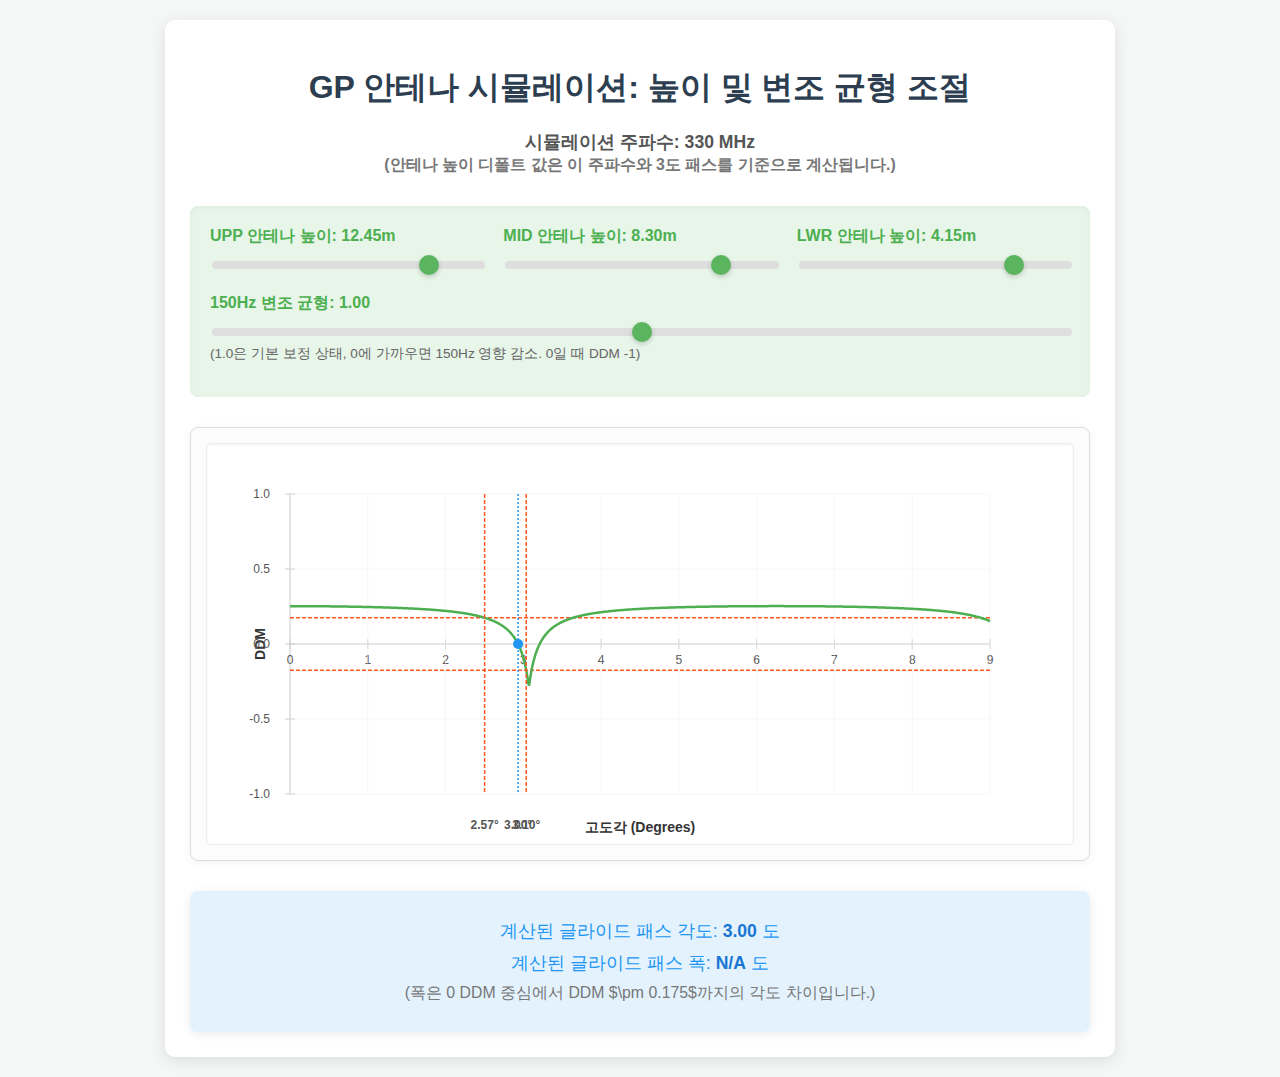
<file: GPSIM.html>
<!DOCTYPE html>
<html lang="ko">
<head>
    <meta charset="UTF-8">
    <meta name="viewport" content="width=device-width, initial-scale=1.0">
    <title>GP 안테나 시뮬레이션 (높이 및 변조 균형 변화)</title>
    <style>
        body {
            font-family: 'Segoe UI', Tahoma, Geneva, Verdana, sans-serif;
            margin: 20px;
            background-color: #f4f7f6;
            color: #333;
        }
        .container {
            max-width: 900px;
            margin: auto;
            background-color: #fff;
            padding: 25px;
            border-radius: 10px;
            box-shadow: 0 4px 15px rgba(0, 0, 0, 0.1);
        }
        h1 {
            color: #2c3e50;
            text-align: center;
            margin-bottom: 20px;
        }
        .info-section {
            text-align: center;
            font-size: 1.1em;
            color: #555;
            margin-bottom: 30px;
            font-weight: bold;
        }
        .controls {
            display: flex;
            flex-wrap: wrap;
            gap: 20px;
            margin-bottom: 30px;
            padding: 20px;
            background-color: #e8f5e9;
            border-radius: 8px;
            box-shadow: inset 0 1px 5px rgba(0, 0, 0, 0.05);
        }
        .control-group {
            flex: 1;
            min-width: 250px;
        }
        label {
            display: block;
            margin-bottom: 8px;
            font-weight: bold;
            color: #4CAF50;
        }
        input[type="range"] {
            width: 100%;
            -webkit-appearance: none;
            height: 8px;
            background: #dcdcdc;
            border-radius: 5px;
            outline: none;
            opacity: 0.9;
            transition: opacity .2s;
        }
        input[type="range"]::-webkit-slider-thumb {
            -webkit-appearance: none;
            appearance: none;
            width: 20px;
            height: 20px;
            background: #4CAF50;
            cursor: pointer;
            border-radius: 50%;
            box-shadow: 0 2px 5px rgba(0, 0, 0, 0.2);
        }
        input[type="range"]:hover {
            opacity: 1;
        }
        .value-display {
            font-weight: bold;
            color: #333;
            margin-left: 10px;
        }
        #chart-area {
            background-color: #fcfcfc;
            border: 1px solid #ddd;
            border-radius: 8px;
            padding: 15px;
            margin-bottom: 30px;
            box-shadow: 0 2px 10px rgba(0, 0, 0, 0.05);
            display: flex;
            justify-content: center;
            align-items: center;
            position: relative; 
        }
        #results {
            text-align: center;
            padding: 20px;
            background-color: #e3f2fd;
            border-radius: 8px;
            font-size: 1.1em;
            color: #2196F3;
            box-shadow: 0 2px 10px rgba(0, 0, 0, 0.08);
        }
        #results p {
            margin: 8px 0;
        }
        #results span {
            font-weight: bold;
            color: #1976D2;
        }
        svg {
            width: 100%;
            height: 400px;
            border: 1px solid #eee;
            background-color: #fff;
            box-shadow: inset 0 1px 3px rgba(0, 0, 0, 0.05);
            border-radius: 5px;
        }
        .axis-line {
            stroke: #ccc;
            stroke-width: 1;
        }
        .grid-line {
            stroke: #eee;
            stroke-width: 0.5;
        }
        .ddm-line {
            stroke: #4CAF50;
            stroke-width: 2.5;
            fill: none;
        }
        .threshold-line {
            stroke: #FF5722;
            stroke-width: 1.5;
            stroke-dasharray: 4 2;
        }
        .center-line {
            stroke: #2196F3;
            stroke-width: 1.5;
            stroke-dasharray: 2 2;
        }
        text {
            font-size: 12px;
            fill: #555;
        }
        .label-text {
            font-size: 14px;
            font-weight: bold;
            fill: #333;
        }
        /* 툴팁 스타일 */
        #tooltip {
            position: absolute;
            background-color: rgba(0, 0, 0, 0.75);
            color: #fff;
            padding: 8px 12px;
            border-radius: 5px;
            font-size: 0.9em;
            pointer-events: none; 
            opacity: 0;
            transition: opacity 0.2s ease-in-out;
            white-space: nowrap;
            z-index: 10;
        }
        #tooltip.active {
            opacity: 1;
        }
    </style>
</head>
<body>

    <div class="container">
        <h1>GP 안테나 시뮬레이션: 높이 및 변조 균형 조절</h1>
        <p class="info-section">
            시뮬레이션 주파수: <span id="displayFrequency"></span> MHz
            <br>
            <span style="font-size:0.9em; color:#777;">(안테나 높이 디폴트 값은 이 주파수와 3도 패스를 기준으로 계산됩니다.)</span>
        </p>

        <div class="controls">
            <div class="control-group">
                <label for="uppHeight">UPP 안테나 높이: <span id="uppHeightVal"></span>m</label>
                <input type="range" id="uppHeight" min="1.0" max="15.0" value="0" step="0.05" oninput="updateSimulation()">
            </div>
            <div class="control-group">
                <label for="midHeight">MID 안테나 높이: <span id="midHeightVal"></span>m</label>
                <input type="range" id="midHeight" min="1.0" max="10.0" value="0" step="0.05" oninput="updateSimulation()">
            </div>
            <div class="control-group">
                <label for="lwrHeight">LWR 안테나 높이: <span id="lwrHeightVal"></span>m</label>
                <input type="range" id="lwrHeight" min="0.5" max="5.0" value="0" step="0.05" oninput="updateSimulation()">
            </div>
            <div class="control-group">
                <label for="modBalance">150Hz 변조 균형: <span id="modBalanceVal"></span></label>
                <input type="range" id="modBalance" min="0.0" max="2.0" value="1.0" step="0.01" oninput="updateSimulation()">
                <p style="font-size:0.85em; color:#666; margin-top:5px;">
                    (1.0은 기본 보정 상태, 0에 가까우면 150Hz 영향 감소. 0일 때 DDM -1)
                </p>
            </div>
        </div>

        <div id="chart-area">
            <svg id="ddmChart" viewBox="0 0 800 400"></svg>
            <div id="tooltip" style="display: none;"></div>
        </div>

        <div id="results">
            <p>계산된 글라이드 패스 각도: <span id="gpAngle">N/A</span> 도</p>
            <p>계산된 글라이드 패스 폭: <span id="gpWidth">N/A</span> 도</p>
            <p style="font-size:0.9em; color:#777;">(폭은 0 DDM 중심에서 DDM $\pm 0.175$까지의 각도 차이입니다.)</p>
        </div>
    </div>

    <script>
        // --- 시뮬레이션 파라미터 ---
        const FREQUENCY_HZ = 330 * 10**6; // GP 주파수 (330 MHz)
        const C = 299792458; // 광속
        const WAVELENGTH_M = C / FREQUENCY_HZ; // 파장 (미터)

        // 패스폭 계산 기준 DDM 값 (교수님 요청에 따라 0.175로 설정)
        const DDM_THRESHOLD = 0.175; 
        
        const GLIDE_PATH_TARGET_ANGLE_DEG = 3.0; // 글라이드 패스 중심 각도 (3도)
        const GLIDE_PATH_HALF_WIDTH_TARGET_DEG = 0.7; // 0 DDM 중심에서 0.7도 떨어졌을 때 DDM_THRESHOLD에 도달하도록 목표

        // --- SVG 차트 관련 설정 ---
        const SVG_WIDTH = 800;
        const SVG_HEIGHT = 400;
        const PADDING = 50; 
        const CHART_WIDTH = SVG_WIDTH - 2 * PADDING;
        const CHART_HEIGHT = SVG_HEIGHT - 2 * PADDING;
        const MIN_ANGLE = 0.1; 
        const MAX_ANGLE = 9.0; 
        const ANGLE_STEP = 0.01; 

        // --- HTML 요소 참조 ---
        const displayFrequency = document.getElementById('displayFrequency');
        const ddmChart = document.getElementById('ddmChart');
        const uppHeightInput = document.getElementById('uppHeight');
        const midHeightInput = document.getElementById('midHeight');
        const lwrHeightInput = document.getElementById('lwrHeight');
        const modBalanceInput = document.getElementById('modBalance'); 
        const uppHeightVal = document.getElementById('uppHeightVal');
        const midHeightVal = document.getElementById('midHeightVal');
        const lwrHeightVal = document.getElementById('lwrHeightVal');
        const modBalanceVal = document.getElementById('modBalanceVal'); 
        const gpAngleDisplay = document.getElementById('gpAngle');
        const gpWidthDisplay = document.getElementById('gpWidth');
        const tooltip = document.getElementById('tooltip'); 

        // 시뮬레이션 결과 데이터를 저장할 전역 변수 (툴팁에 사용)
        let simulationAngles = [];
        let simulationDDMs = [];

        // 150Hz 성분의 교정 계수 (초기 로드 시 한 번 계산됨)
        // 이 계수는 기본 안테나 높이에서 GLIDE_PATH_TARGET_ANGLE_DEG 일 때 0 DDM이 되도록 보정합니다.
        let CALIBRATION_FACTOR_150 = 1.0; 
        let isCalibrationDone = false; // 보정 완료 여부 플래그

        // DDM 곡선의 기울기를 보정하는 인자
        // 3도에서 +-0.7도 떨어진 곳에서 DDM이 +-0.175가 되도록 조절
        let DDM_SLOPE_FACTOR = 1.0; 
        let isSlopeCalibrationDone = false; // 기울기 보정 완료 여부 플래그

        // --- 페이지 로드 시 초기화 및 시뮬레이션 실행 ---
        document.addEventListener('DOMContentLoaded', () => {
            displayFrequency.textContent = (FREQUENCY_HZ / 10**6).toFixed(0); // 주파수 표시

            // 주파수 기준으로 안테나 디폴트 높이 계산 (Null Reference System의 1H, 2H, 3H 모델)
            // H = (3 * lambda) / (4 * PI * sin(theta_0)) - ICAO Doc. 8071 Table A-I, simplified for demonstration
            // 이 H 값은 3도에서 DDM이 0이 되도록 하는 이상적인 H를 근사합니다.
            const targetAngleRad = GLIDE_PATH_TARGET_ANGLE_DEG * Math.PI / 180;
            const H_calculated = (3 * WAVELENGTH_M) / (4 * Math.PI * Math.sin(targetAngleRad));
            
            // 디폴트 높이 설정 (소수점 2자리로 반올림)
            const default_h_lwr = H_calculated;
            const default_h_mid = 2 * H_calculated;
            const default_h_upp = 3 * H_calculated;

            lwrHeightInput.value = default_h_lwr.toFixed(2);
            midHeightInput.value = default_h_mid.toFixed(2);
            uppHeightInput.value = default_h_upp.toFixed(2);
            
            // 변조 균형 슬라이더 초기값 설정 
            modBalanceInput.value = 1.0; 

            // 슬라이더의 현재 값을 읽어와 span에 표시 (초기값)
            uppHeightVal.textContent = parseFloat(uppHeightInput.value).toFixed(2);
            midHeightVal.textContent = parseFloat(midHeightInput.value).toFixed(2);
            lwrHeightVal.textContent = parseFloat(lwrHeightInput.value).toFixed(2);
            modBalanceVal.textContent = parseFloat(modBalanceInput.value).toFixed(2);
            
            updateSimulation(); // 초기 시뮬레이션 실행
            
            // 툴팁 이벤트 리스너 추가
            ddmChart.addEventListener('mousemove', showTooltip);
            ddmChart.addEventListener('mouseout', hideTooltip);
        });

        // Helper to calculate the sin component of the field for a single antenna over ground
        function calculateSinComponent(h, angleRad) {
            if (h < 0.01) return 0; 
            return Math.sin((2 * Math.PI / WAVELENGTH_M) * h * Math.sin(angleRad));
        }

        // --- 주 함수: 시뮬레이션 업데이트 및 차트 그리기 ---
        function updateSimulation() {
            // 슬라이더의 현재 값을 가져오고 span에 표시
            const h_upp = parseFloat(uppHeightInput.value);
            const h_mid = parseFloat(midHeightInput.value);
            const h_lwr = parseFloat(lwrHeightInput.value);
            const mod_balance_factor = parseFloat(modBalanceInput.value); 

            // 소수점 2자리까지 표시
            uppHeightVal.textContent = h_upp.toFixed(2);
            midHeightVal.textContent = h_mid.toFixed(2);
            lwrHeightVal.textContent = h_lwr.toFixed(2);
            modBalanceVal.textContent = mod_balance_factor.toFixed(2); 

            // 시뮬레이션 데이터 초기화
            simulationAngles = [];
            simulationDDMs = [];
            let gpCenterAngle = null;
            let gpLowerAngle = null;
            let gpUpperAngle = null;

            // --- 초기 보정 계수 계산 (첫 실행 시 한 번만) ---
            if (!isCalibrationDone) {
                // 현재 슬라이더의 디폴트 값을 가져옴 (DOMContentLoaded에서 설정된 값)
                const h_upp_current_default = parseFloat(uppHeightInput.value);
                const h_mid_current_default = parseFloat(midHeightInput.value);
                const h_lwr_current_default = parseFloat(lwrHeightInput.value);

                const angleRad_target = GLIDE_PATH_TARGET_ANGLE_DEG * Math.PI / 180;

                const E_upp_target = calculateSinComponent(h_upp_current_default, angleRad_target);
                const E_mid_target = calculateSinComponent(h_mid_current_default, angleRad_target);
                const E_lwr_target = calculateSinComponent(h_lwr_current_default, angleRad_target);

                const M150_target_raw = Math.abs(E_upp_target + E_lwr_target); 
                const M90_target_raw = Math.abs(E_mid_target);                 

                if (M150_target_raw > 1e-6) { 
                    CALIBRATION_FACTOR_150 = M90_target_raw / M150_target_raw;
                } else {
                    CALIBRATION_FACTOR_150 = 1.0; 
                }
                isCalibrationDone = true; 
            }

            // --- DDM 기울기 보정 (첫 실행 시 한 번만) ---
            if (!isSlopeCalibrationDone) {
                 // DDM_SLOPE_FACTOR 계산을 위한 가상의 DDM 시뮬레이션
                const h_upp_default = parseFloat(uppHeightInput.value);
                const h_mid_default = parseFloat(midHeightInput.value);
                const h_lwr_default = parseFloat(lwrHeightInput.value);
                
                // 목표 DDM_THRESHOLD에 도달해야 하는 각도 (예: 3도 + 0.7도 = 3.7도)
                const angle_at_threshold = GLIDE_PATH_TARGET_ANGLE_DEG + GLIDE_PATH_HALF_WIDTH_TARGET_DEG; 
                const angleRad_at_threshold = angle_at_threshold * Math.PI / 180;

                const E_upp_at_threshold = calculateSinComponent(h_upp_default, angleRad_at_threshold);
                const E_mid_at_threshold = calculateSinComponent(h_mid_default, angleRad_at_threshold);
                const E_lwr_at_threshold = calculateSinComponent(h_lwr_default, angleRad_at_threshold);

                const M150_at_threshold_raw = Math.abs(E_upp_at_threshold + E_lwr_at_threshold);
                const M90_at_threshold_raw = Math.abs(E_mid_at_threshold);

                const M150_at_threshold_calibrated = M150_at_threshold_raw * CALIBRATION_FACTOR_150;
                const M90_at_threshold_calibrated = M90_at_threshold_raw;

                let ddm_at_threshold_raw = 0;
                if ((M150_at_threshold_calibrated + M90_at_threshold_calibrated) !== 0) {
                    ddm_at_threshold_raw = (M150_at_threshold_calibrated - M90_at_threshold_calibrated) / (M150_at_threshold_calibrated + M90_at_threshold_calibrated);
                }

                // 목표 DDM_THRESHOLD(0.175)와 현재 DDM_at_threshold_raw 사이의 비율을 계산하여 기울기 보정
                // ddm_at_threshold_raw의 절대값을 사용하여 기울기 방향 반전 방지
                if (Math.abs(ddm_at_threshold_raw) > 1e-6) { 
                    DDM_SLOPE_FACTOR = DDM_THRESHOLD / Math.abs(ddm_at_threshold_raw); 
                } else {
                    DDM_SLOPE_FACTOR = 1.0; 
                }
                isSlopeCalibrationDone = true;
            }


            // --- 고도각 스캔 및 DDM 계산 ---
            for (let angleDeg = MIN_ANGLE; angleDeg <= MAX_ANGLE; angleDeg += ANGLE_STEP) {
                const angleRad = angleDeg * Math.PI / 180;
                simulationAngles.push(angleDeg);

                const E_upp_component = calculateSinComponent(h_upp, angleRad);
                const E_mid_component = calculateSinComponent(h_mid, angleRad);
                const E_lwr_component = calculateSinComponent(h_lwr, angleRad);

                let M150_raw = Math.abs(E_upp_component + E_lwr_component);
                let M90_raw = Math.abs(E_mid_component);

                // 보정 계수 및 '변조 균형' 인자 적용
                const M150 = M150_raw * CALIBRATION_FACTOR_150 * mod_balance_factor;
                const M90 = M90_raw; 

                let ddm_unscaled = 0;
                if ((M150 + M90) !== 0) {
                    ddm_unscaled = (M150 - M90) / (M150 + M90);
                } else {
                    ddm_unscaled = 0; 
                }
                
                // DDM 기울기 보정 인자 적용
                let ddm = ddm_unscaled * DDM_SLOPE_FACTOR;
                // DDM 값이 -1과 1 사이를 벗어나지 않도록 클램핑
                ddm = Math.max(-1, Math.min(1, ddm)); 

                simulationDDMs.push(ddm);

                // 글라이드 패스 각도 및 폭 계산 (선형 보간)
                // DDM이 0이 되는 지점 (글라이드 패스 중심)
                if (simulationDDMs.length > 1 && gpCenterAngle === null) {
                    const prevDdm = simulationDDMs[simulationDDMs.length - 2];
                    // 0을 교차하는 지점 감지
                    if ((prevDdm > 0 && ddm <= 0) || (prevDdm < 0 && ddm >= 0)) {
                        const prevAngle = simulationAngles[simulationAngles.length - 2];
                        const currentAngle = angleDeg;
                        const currentDdm = ddm;
                        gpCenterAngle = prevAngle + (0 - prevDdm) * (currentAngle - prevAngle) / (currentDdm - prevDdm);
                    }
                }

                // DDM이 -DDM_THRESHOLD에 근접하는 지점 (하단 폭)
                if (simulationDDMs.length > 1 && gpLowerAngle === null) {
                    const prevDdm = simulationDDMs[simulationDDMs.length - 2];
                    // 임계값 -DDM_THRESHOLD를 교차하는 지점 감지 (어느 방향이든)
                    if ((prevDdm > -DDM_THRESHOLD && ddm <= -DDM_THRESHOLD) || 
                        (prevDdm < -DDM_THRESHOLD && ddm >= -DDM_THRESHOLD)) {
                        const prevAngle = simulationAngles[simulationAngles.length - 2];
                        const currentAngle = angleDeg;
                        const currentDdm = ddm;
                        gpLowerAngle = prevAngle + (-DDM_THRESHOLD - prevDdm) * (currentAngle - prevAngle) / (currentDdm - prevDdm);
                    }
                }
                
                // DDM이 +DDM_THRESHOLD에 근접하는 지점 (상단 폭)
                if (simulationDDMs.length > 1 && gpUpperAngle === null) {
                    const prevDdm = simulationDDMs[simulationDDMs.length - 2];
                    // 임계값 +DDM_THRESHOLD를 교차하는 지점 감지 (어느 방향이든)
                    if ((prevDdm < DDM_THRESHOLD && ddm >= DDM_THRESHOLD) || 
                        (prevDdm > DDM_THRESHOLD && ddm <= DDM_THRESHOLD)) {
                        const prevAngle = simulationAngles[simulationAngles.length - 2];
                        const currentAngle = angleDeg;
                        const currentDdm = ddm;
                        gpUpperAngle = prevAngle + (DDM_THRESHOLD - prevDdm) * (currentAngle - prevAngle) / (currentDdm - prevDdm);
                    }
                }
            }

            // DDM 그래프 그리기
            drawDdmChart(simulationAngles, simulationDDMs, gpCenterAngle, gpLowerAngle, gpUpperAngle);

            // 결과 표시
            if (gpCenterAngle !== null) {
                gpAngleDisplay.textContent = gpCenterAngle.toFixed(2);
            } else {
                gpAngleDisplay.textContent = "N/A";
            }

            if (gpUpperAngle !== null && gpLowerAngle !== null) {
                const calculatedWidth = gpUpperAngle - gpLowerAngle;
                // 패스 폭이 0보다 크고, 최대 앵글 범위의 합리적인 비율 내에 있을 경우에만 표시
                // 이 조건은 비정상적으로 큰 폭이 계산되는 것을 방지합니다.
                if (calculatedWidth > 0 && calculatedWidth < (MAX_ANGLE - MIN_ANGLE)) { // 이전보다 더 넓은 범위 허용
                    gpWidthDisplay.textContent = calculatedWidth.toFixed(2);
                } else {
                    gpWidthDisplay.textContent = "N/A";
                }
            } else {
                gpWidthDisplay.textContent = "N/A";
            }
        }

        // --- 차트 그리기 함수 (X축 범위 및 눈금 조정) ---
        function drawChartAxes() {
            let svgContent = ''; 

            const xAxisY = PADDING + CHART_HEIGHT / 2; 
            svgContent += `<line x1="${PADDING}" y1="${xAxisY}" x2="${PADDING + CHART_WIDTH}" y2="${xAxisY}" class="axis-line" />`;
            svgContent += `<text x="${PADDING + CHART_WIDTH / 2}" y="${SVG_HEIGHT - PADDING / 4}" text-anchor="middle" class="label-text">고도각 (Degrees)</text>`;

            svgContent += `<line x1="${PADDING}" y1="${PADDING}" x2="${PADDING}" y2="${PADDING + CHART_HEIGHT}" class="axis-line" />`;
            svgContent += `<text x="${PADDING / 2}" y="${PADDING + CHART_HEIGHT / 2}" text-anchor="middle" transform="rotate(-90 ${PADDING/2} ${PADDING + CHART_HEIGHT/2})" class="label-text">DDM</text>`;

            for (let i = 0; i <= MAX_ANGLE; i++) { 
                const x = PADDING + (i / MAX_ANGLE) * CHART_WIDTH; 
                svgContent += `<line x1="${x}" y1="${xAxisY - 5}" x2="${x}" y2="${xAxisY + 5}" class="axis-line" />`;
                svgContent += `<text x="${x}" y="${xAxisY + 20}" text-anchor="middle">${i}</text>`;
                if (i > 0) svgContent += `<line x1="${x}" y1="${PADDING}" x2="${x}" y2="${PADDING + CHART_HEIGHT}" class="grid-line" />`; 
            }

            const ddmTicks = [-1, -0.5, 0, 0.5, 1];
            ddmTicks.forEach(tick => {
                const y = PADDING + CHART_HEIGHT * (1 - (tick + 1) / 2); 
                svgContent += `<line x1="${PADDING - 5}" y1="${y}" x2="${PADDING + 5}" y2="${y}" class="axis-line" />`;
                svgContent += `<text x="${PADDING - 20}" y="${y + 4}" text-anchor="end">${tick.toFixed(1)}</text>`;
                if (tick !== 0) svgContent += `<line x1="${PADDING}" y1="${y}" x2="${PADDING + CHART_WIDTH}" y2="${y}" class="grid-line" />`; 
            });

            const y_pos_threshold = PADDING + CHART_HEIGHT * (1 - (DDM_THRESHOLD + 1) / 2);
            const y_neg_threshold = PADDING + CHART_HEIGHT * (1 - (-DDM_THRESHOLD + 1) / 2);
            svgContent += `<line x1="${PADDING}" y1="${y_pos_threshold}" x2="${PADDING + CHART_WIDTH}" y2="${y_pos_threshold}" class="threshold-line" />`;
            svgContent += `<line x1="${PADDING}" y1="${y_neg_threshold}" x2="${PADDING + CHART_WIDTH}" y2="${y_neg_threshold}" class="threshold-line" />`;

            return svgContent; 
        }

        function drawDdmChart(angles, ddms, gpCenterAngle, gpLowerAngle, gpUpperAngle) {
            ddmChart.innerHTML = ''; 

            ddmChart.innerHTML += drawChartAxes();

            let points = "";
            for (let i = 0; i < angles.length; i++) {
                const x = PADDING + ((angles[i] - MIN_ANGLE) / (MAX_ANGLE - MIN_ANGLE)) * CHART_WIDTH;
                const y = PADDING + CHART_HEIGHT * (1 - (ddms[i] + 1) / 2);

                const clampedY = Math.max(PADDING, Math.min(PADDING + CHART_HEIGHT, y));
                points += `${x},${clampedY} `;
            }

            ddmChart.innerHTML += `<polyline points="${points}" class="ddm-line" />`;

            if (gpCenterAngle !== null) {
                const x_center = PADDING + ((gpCenterAngle - MIN_ANGLE) / (MAX_ANGLE - MIN_ANGLE)) * CHART_WIDTH;
                ddmChart.innerHTML += `<line x1="${x_center}" y1="${PADDING}" x2="${x_center}" y2="${PADDING + CHART_HEIGHT}" class="center-line" />`;
                ddmChart.innerHTML += `<circle cx="${x_center}" cy="${PADDING + CHART_HEIGHT/2}" r="5" fill="#2196F3" />`;
                ddmChart.innerHTML += `<text x="${x_center}" y="${PADDING + CHART_HEIGHT + 35}" text-anchor="middle" fill="#2196F3" font-weight="bold">${gpCenterAngle.toFixed(2)}°</text>`; 
            }

            if (gpLowerAngle !== null && gpUpperAngle !== null) {
                const x_lower = PADDING + ((gpLowerAngle - MIN_ANGLE) / (MAX_ANGLE - MIN_ANGLE)) * CHART_WIDTH;
                const x_upper = PADDING + ((gpUpperAngle - MIN_ANGLE) / (MAX_ANGLE - MIN_ANGLE)) * CHART_WIDTH;
                ddmChart.innerHTML += `<line x1="${x_lower}" y1="${PADDING}" x2="${x_lower}" y2="${PADDING + CHART_HEIGHT}" class="threshold-line" />`;
                ddmChart.innerHTML += `<line x1="${x_upper}" y1="${PADDING}" x2="${x_upper}" y2="${PADDING + CHART_HEIGHT}" class="threshold-line" />`;
                ddmChart.innerHTML += `<text x="${x_lower}" y="${PADDING + CHART_HEIGHT + 35}" text-anchor="middle" fill="#FF5722" font-weight="bold">${gpLowerAngle.toFixed(2)}°</text>`;
                ddmChart.innerHTML += `<text x="${x_upper}" y="${PADDING + CHART_HEIGHT + 35}" text-anchor="middle" fill="#FF5722" font-weight="bold">${gpUpperAngle.toFixed(2)}°</text>`;
            }
        }

        // --- 툴팁 관련 함수 (이전과 동일) ---
        function getSvgCoordinates(event) {
            const CTM = ddmChart.getScreenCTM(); 
            return {
                x: (event.clientX - CTM.e) / CTM.a,
                y: (event.clientY - CTM.f) / CTM.d
            };
        }

        function svgXToAngle(svgX) {
            const chartX = svgX - PADDING;
            const angle = MIN_ANGLE + (chartX / CHART_WIDTH) * (MAX_ANGLE - MIN_ANGLE);
            return angle;
        }

        function getDdmForAngle(angle) {
            const index = Math.round((angle - MIN_ANGLE) / ANGLE_STEP);
            if (index >= 0 && index < simulationDDMs.length) {
                return simulationDDMs[index];
            }
            return null;
        }

        function showTooltip(event) {
            const svgCoords = getSvgCoordinates(event);
            const mouseX = svgCoords.x;
            const mouseY = svgCoords.y;

            if (mouseX < PADDING || mouseX > PADDING + CHART_WIDTH || 
                mouseY < PADDING || mouseY > PADDING + CHART_HEIGHT) {
                hideTooltip();
                return;
            }

            const angle = svgXToAngle(mouseX);
            const ddmValue = getDdmForAngle(angle);

            if (ddmValue !== null) {
                tooltip.classList.add('active');
                tooltip.style.display = 'block';
                tooltip.innerHTML = `Angle: ${angle.toFixed(2)}°<br>DDM: ${ddmValue.toFixed(3)}`;
                
                const tooltipWidth = tooltip.offsetWidth;
                const tooltipHeight = tooltip.offsetHeight;
                
                let posX = event.clientX + 10; 
                let posY = event.clientY + 10; 

                if (posX + tooltipWidth > window.innerWidth - 20) {
                    posX = event.clientX - tooltipWidth - 10; 
                }
                if (posY + tooltipHeight > window.innerHeight - 20) {
                    posY = event.clientY - tooltipHeight - 10; 
                }
                
                tooltip.style.left = `${posX}px`;
                tooltip.style.top = `${posY}px`;

            } else {
                hideTooltip();
            }
        }

        function hideTooltip() {
            tooltip.classList.remove('active');
            tooltip.style.display = 'none'; 
        }
    </script>
</body>
</html>
</file>
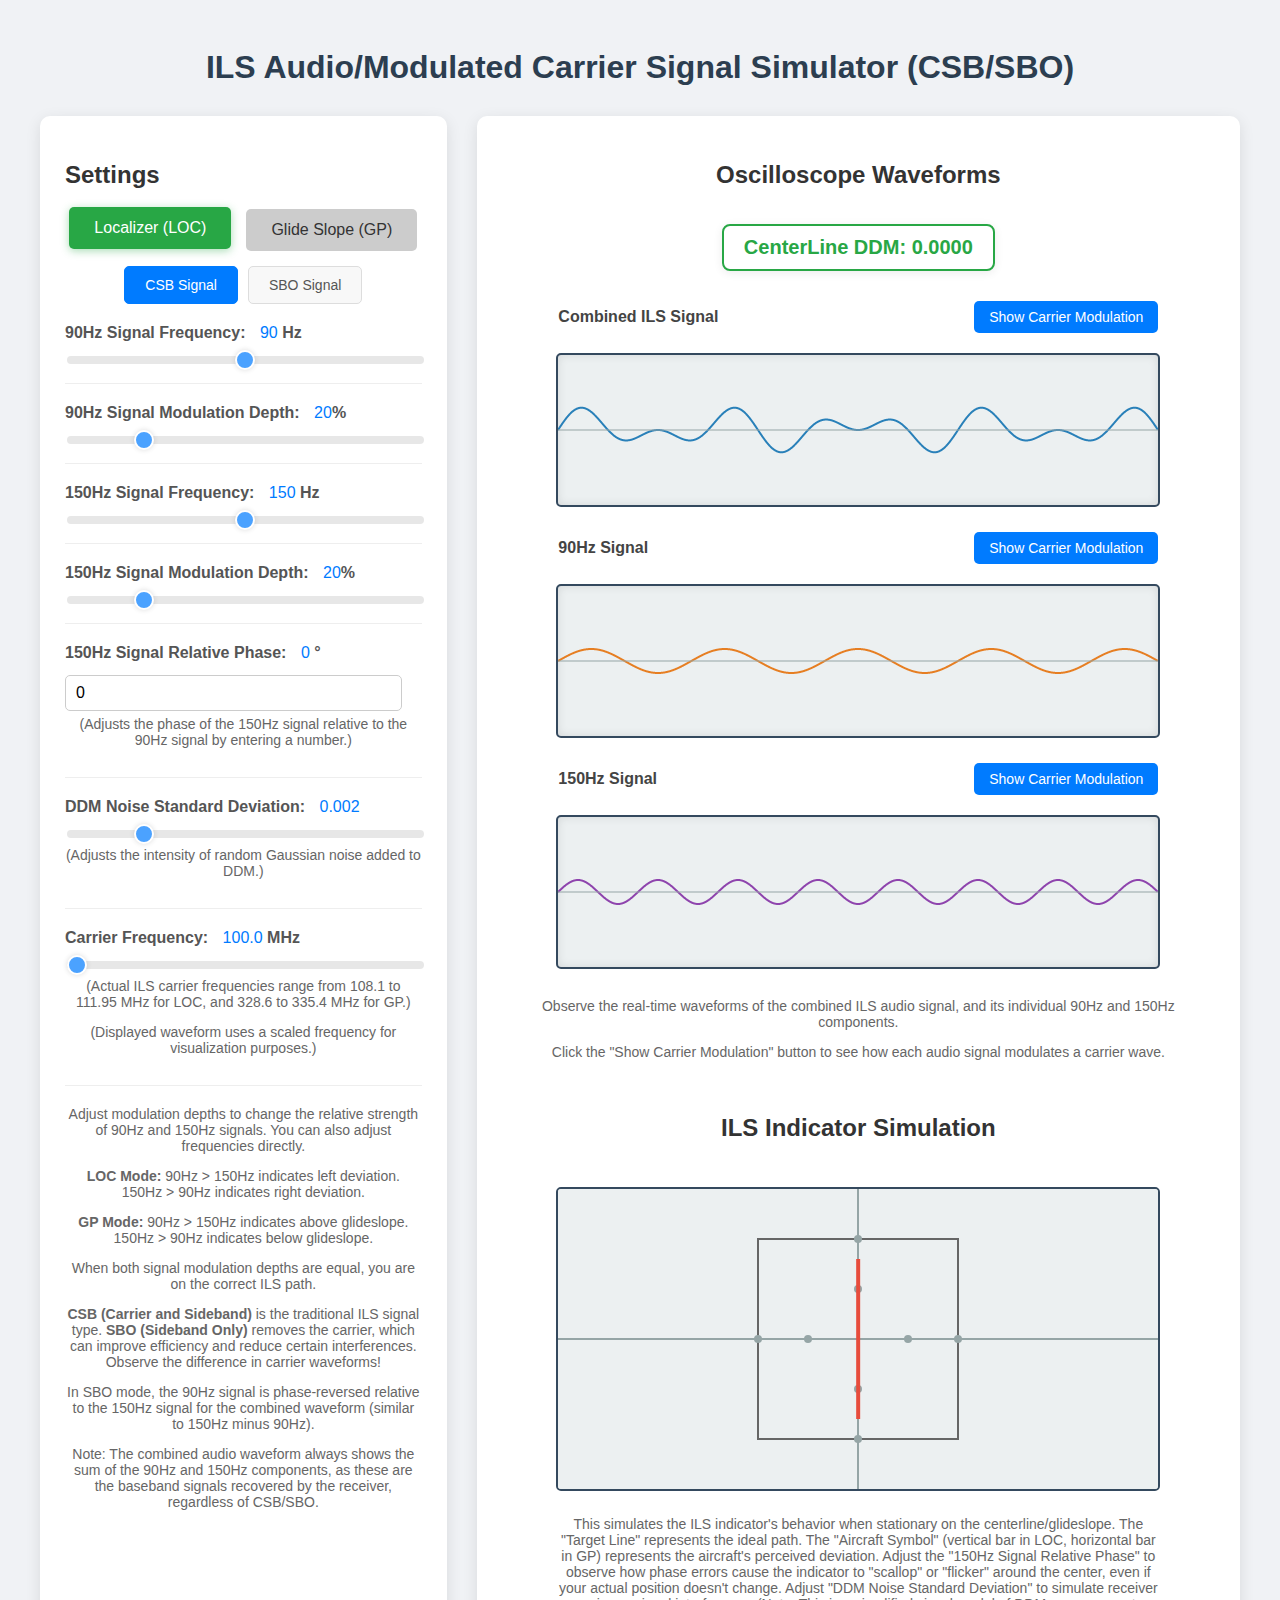
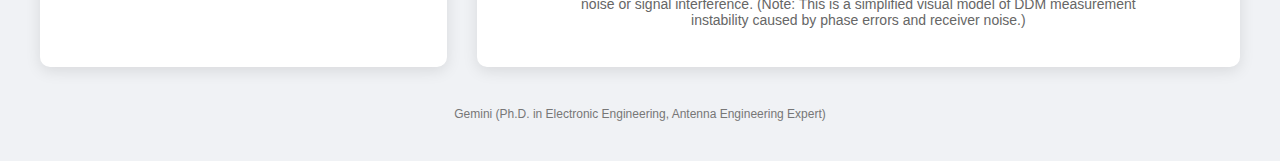
<file: ILS WAVE FORM SIM.HTML>
<!DOCTYPE html>
<html lang="en">
<head>
    <meta charset="UTF-8">
    <meta name="viewport" content="width=device-width, initial-scale=1.0">
    <title>ILS Audio/Modulated Carrier Signal Simulator (CSB/SBO)</title>
    <style>
        body {
            font-family: 'Segoe UI', Tahoma, Geneva, Verdana, sans-serif;
            display: flex;
            flex-direction: column;
            align-items: center;
            padding: 20px;
            background-color: #f0f2f5;
            color: #333;
        }
        h1 {
            color: #2c3e50;
            margin-bottom: 30px;
        }
        .container {
            display: flex;
            flex-wrap: wrap;
            gap: 30px;
            width: 100%;
            max-width: 1200px;
            justify-content: center;
        }
        .controls, .display {
            background-color: #ffffff;
            padding: 25px;
            border-radius: 10px;
            box-shadow: 0 4px 15px rgba(0, 0, 0, 0.1);
        }
        .controls {
            flex: 1;
            min-width: 300px;
        }
        .display {
            flex: 2;
            min-width: 400px;
            display: flex;
            flex-direction: column;
            align-items: center;
        }
        .control-group {
            margin-bottom: 20px;
            border-bottom: 1px solid #eee;
            padding-bottom: 15px;
        }
        .control-group:last-child {
            border-bottom: none;
            margin-bottom: 0;
            padding-bottom: 0;
        }
        label {
            display: block;
            margin-bottom: 8px;
            font-weight: bold;
            color: #555;
        }
        input[type="number"] {
            width: calc(100% - 20px);
            padding: 8px 10px;
            margin-top: 5px;
            border: 1px solid #ccc;
            border-radius: 5px;
            font-size: 16px;
            box-sizing: border-box;
        }
        input[type="range"] {
            width: 100%;
            -webkit-appearance: none;
            height: 8px;
            background: #ddd;
            border-radius: 5px;
            outline: none;
            opacity: 0.7;
            transition: opacity .2s;
        }
        input[type="range"]:hover {
            opacity: 1;
        }
        input[type="range"]::-webkit-slider-thumb {
            -webkit-appearance: none;
            appearance: none;
            width: 20px;
            height: 20px;
            border-radius: 50%;
            background: #007bff;
            cursor: pointer;
            border: 2px solid #fff;
            box-shadow: 0 0 5px rgba(0, 0, 0, 0.2);
        }
        input[type="range"]::-moz-range-thumb {
            width: 20px;
            height: 20px;
            border-radius: 50%;
            background: #007bff;
            cursor: pointer;
            border: 2px solid #fff;
            box-shadow: 0 0 5px rgba(0, 0, 0, 0.2);
        }
        output {
            display: inline-block;
            margin-left: 10px;
            font-weight: normal;
            color: #007bff;
        }
        .waveform-container, .indicator-container {
            display: flex;
            flex-direction: column;
            gap: 15px;
            width: 100%;
            align-items: center;
            margin-top: 20px;
        }
        canvas {
            border: 2px solid #34495e;
            background-color: #ecf0f1;
            margin-top: 10px;
            border-radius: 5px;
            box-shadow: inset 0 0 10px rgba(0, 0, 0, 0.1);
        }
        .canvas-header {
            display: flex;
            justify-content: space-between;
            align-items: center;
            width: 600px;
            margin-top: 10px;
            margin-bottom: -5px;
        }
        .canvas-label {
            font-weight: bold;
            color: #444;
        }
        .toggle-btn {
            padding: 8px 15px;
            border: none;
            border-radius: 5px;
            background-color: #007bff;
            color: white;
            font-size: 14px;
            cursor: pointer;
            transition: background-color 0.3s, transform 0.2s;
        }
        .toggle-btn:hover {
            background-color: #0056b3;
            transform: translateY(-1px);
        }
        .mode-selection {
            display: flex;
            justify-content: center;
            gap: 15px;
            margin-bottom: 25px;
        }
        .mode-selection button {
            padding: 12px 25px;
            border: none;
            border-radius: 5px;
            background-color: #ccc;
            color: #333;
            font-size: 16px;
            cursor: pointer;
            transition: background-color 0.3s, transform 0.2s;
        }
        .mode-selection button.active {
            background-color: #28a745;
            color: white;
            box-shadow: 0 2px 8px rgba(40, 167, 69, 0.4);
            transform: translateY(-2px);
        }
        .mode-selection button:hover:not(.active) {
            background-color: #b0b0b0;
        }

        .signal-type-selection {
            display: flex;
            justify-content: center;
            gap: 10px;
            margin-bottom: 20px;
            margin-top: -10px;
        }
        .signal-type-selection button {
            padding: 10px 20px;
            border: 1px solid #ddd;
            border-radius: 5px;
            background-color: #f8f8f8;
            color: #555;
            font-size: 14px;
            cursor: pointer;
            transition: background-color 0.3s, border-color 0.3s;
        }
        .signal-type-selection button.active {
            background-color: #007bff;
            color: white;
            border-color: #007bff;
        }
        .signal-type-selection button:hover:not(.active) {
            background-color: #e9e9e9;
        }


        .description {
            font-size: 14px;
            color: #666;
            margin-top: 15px;
            text-align: center;
        }
        .ddm-display {
            font-size: 20px;
            font-weight: bold;
            color: #e74c3c;
            margin-top: 15px;
            padding: 10px 20px;
            border: 2px solid #e74c3c;
            border-radius: 8px;
            background-color: #fff;
            box-shadow: 0 2px 10px rgba(0, 0, 0, 0.08);
            text-align: center;
        }
        .ddm-display.on-path {
            color: #28a745;
            border-color: #28a745;
        }
        .ddm-display.on-positive {
            color: #007bff;
            border-color: #007bff;
        }
        .signature-text {
            margin-top: 40px;
            font-size: 12px;
            color: #777;
        }
        .indicator-description {
            font-size: 14px;
            color: #666;
            margin-top: 10px;
            text-align: center;
            width: 600px;
        }
    </style>
</head>
<body>
    <h1>ILS Audio/Modulated Carrier Signal Simulator (CSB/SBO)</h1>

    <div class="container">
        <div class="controls">
            <h2>Settings</h2>

            <div class="mode-selection">
                <button id="locModeBtn" class="active">Localizer (LOC)</button>
                <button id="gpModeBtn">Glide Slope (GP)</button>
            </div>

            <div class="signal-type-selection">
                <button id="csbModeBtn" class="active">CSB Signal</button>
                <button id="sboModeBtn">SBO Signal</button>
            </div>

            <div class="control-group">
                <label for="freq90">90Hz Signal Frequency: <output id="outputFreq90">90</output> Hz</label>
                <input type="range" id="freq90" min="70" max="110" value="90" step="1">
            </div>

            <div class="control-group">
                <label for="modDepth90">90Hz Signal Modulation Depth: <output id="outputModDepth90">20</output>%</label>
                <input type="range" id="modDepth90" min="0" max="100" value="20" step="1">
            </div>

            <div class="control-group">
                <label for="freq150">150Hz Signal Frequency: <output id="outputFreq150">150</output> Hz</label>
                <input type="range" id="freq150" min="130" max="170" value="150" step="1">
            </div>

            <div class="control-group">
                <label for="modDepth150">150Hz Signal Modulation Depth: <output id="outputModDepth150">20</output>%</label>
                <input type="range" id="modDepth150" min="0" max="100" value="20" step="1">
            </div>

            <div class="control-group">
                <label for="phaseOffset">150Hz Signal Relative Phase: <output id="outputPhaseOffset">0</output> °</label>
                <input type="number" id="phaseOffset" min="-180" max="180" value="0" step="1">
                <p class="description" style="margin-top: 5px;">(Adjusts the phase of the 150Hz signal relative to the 90Hz signal by entering a number.)</p>
            </div>

            <div class="control-group">
                <label for="noiseStdDev">DDM Noise Standard Deviation: <output id="outputNoiseStdDev">0.002</output></label>
                <input type="range" id="noiseStdDev" min="0.000" max="0.010" value="0.002" step="0.001">
                <p class="description" style="margin-top: 5px;">(Adjusts the intensity of random Gaussian noise added to DDM.)</p>
            </div>

            <div class="control-group">
                <label for="carrierFreq">Carrier Frequency: <output id="outputCarrierFreq">100.0</output> MHz</label>
                <input type="range" id="carrierFreq" min="100" max="330" value="100" step="0.1">
                <p class="description" style="margin-top: 5px;">(Actual ILS carrier frequencies range from 108.1 to 111.95 MHz for LOC, and 328.6 to 335.4 MHz for GP.)</p>
                <p class="description" style="margin-top: 5px;">(Displayed waveform uses a scaled frequency for visualization purposes.)</p>
            </div>

            <div class="description">
                <p>Adjust modulation depths to change the relative strength of 90Hz and 150Hz signals. You can also adjust frequencies directly.</p>
                <p><b>LOC Mode:</b> 90Hz > 150Hz indicates left deviation. 150Hz > 90Hz indicates right deviation.</p>
                <p><b>GP Mode:</b> 90Hz > 150Hz indicates above glideslope. 150Hz > 90Hz indicates below glideslope.</p>
                <p>When both signal modulation depths are equal, you are on the correct ILS path.</p>
                <p><b>CSB (Carrier and Sideband)</b> is the traditional ILS signal type. <b>SBO (Sideband Only)</b> removes the carrier, which can improve efficiency and reduce certain interferences. Observe the difference in carrier waveforms!</p>
                <p>In SBO mode, the 90Hz signal is phase-reversed relative to the 150Hz signal for the combined waveform (similar to 150Hz minus 90Hz).</p>
                <p>Note: The combined audio waveform always shows the sum of the 90Hz and 150Hz components, as these are the baseband signals recovered by the receiver, regardless of CSB/SBO.</p>
            </div>
        </div>

        <div class="display">
            <h2>Oscilloscope Waveforms</h2>
            <div class="ddm-display" id="ddmDisplay">CenterLine DDM: 0.0000</div>
            <div class="waveform-container">
                <div class="canvas-header">
                    <span class="canvas-label">Combined ILS Signal</span>
                    <button class="toggle-btn" data-canvas-type="combined">Show Carrier Modulation</button>
                </div>
                <canvas id="combinedCanvas" width="600" height="150"></canvas>

                <div class="canvas-header">
                    <span class="canvas-label">90Hz Signal</span>
                    <button class="toggle-btn" data-canvas-type="signal90">Show Carrier Modulation</button>
                </div>
                <canvas id="signal90Canvas" width="600" height="150"></canvas>

                <div class="canvas-header">
                    <span class="canvas-label">150Hz Signal</span>
                    <button class="toggle-btn" data-canvas-type="signal150">Show Carrier Modulation</button>
                </div>
                <canvas id="signal150Canvas" width="600" height="150"></canvas>
            </div>
            <div class="description">
                <p>Observe the real-time waveforms of the combined ILS audio signal, and its individual 90Hz and 150Hz components.</p>
                <p>Click the "Show Carrier Modulation" button to see how each audio signal modulates a carrier wave.</p>
            </div>

            <div class="indicator-container">
                <h2>ILS Indicator Simulation</h2>
                <canvas id="indicatorCanvas" width="600" height="300"></canvas>
                <p class="indicator-description">
                    This simulates the ILS indicator's behavior when stationary on the centerline/glideslope.
                    The "Target Line" represents the ideal path. The "Aircraft Symbol" (vertical bar in LOC, horizontal bar in GP)
                    represents the aircraft's perceived deviation.
                    Adjust the "150Hz Signal Relative Phase" to observe how phase errors cause the indicator to "scallop" or "flicker" around the center, even if your actual position doesn't change.
                    Adjust "DDM Noise Standard Deviation" to simulate receiver noise or signal interference.
                    (Note: This is a simplified visual model of DDM measurement instability caused by phase errors and receiver noise.)
                </p>
            </div>
        </div>
    </div>

    <p class="signature-text">Gemini (Ph.D. in Electronic Engineering, Antenna Engineering Expert)</p>

    <script>
        const freq90Input = document.getElementById('freq90');
        const modDepth90Input = document.getElementById('modDepth90');
        const freq150Input = document.getElementById('freq150');
        const modDepth150Input = document.getElementById('modDepth150');
        const phaseOffsetInput = document.getElementById('phaseOffset');    
        const noiseStdDevInput = document.getElementById('noiseStdDev');
        const carrierFreqInput = document.getElementById('carrierFreq');    

        const outputFreq90 = document.getElementById('outputFreq90');
        const outputModDepth90 = document.getElementById('outputModDepth90');
        const outputFreq150 = document.getElementById('outputFreq150');
        const outputModDepth150 = document.getElementById('outputModDepth150');
        const outputPhaseOffset = document.getElementById('outputPhaseOffset');    
        const outputNoiseStdDev = document.getElementById('outputNoiseStdDev');
        const outputCarrierFreq = document.getElementById('outputCarrierFreq');
        const ddmDisplay = document.getElementById('ddmDisplay');    

        const locModeBtn = document.getElementById('locModeBtn');
        const gpModeBtn = document.getElementById('gpModeBtn');
        const csbModeBtn = document.getElementById('csbModeBtn');
        const sboModeBtn = document.getElementById('sboModeBtn');

        const combinedCanvas = document.getElementById('combinedCanvas');
        const ctxCombined = combinedCanvas.getContext('2d');
        const signal90Canvas = document.getElementById('signal90Canvas');
        const ctxSignal90 = signal90Canvas.getContext('2d');
        const signal150Canvas = document.getElementById('signal150Canvas');
        const ctxSignal150 = signal150Canvas.getContext('2d');

        const indicatorCanvas = document.getElementById('indicatorCanvas');
        const ctxIndicator = indicatorCanvas.getContext('2d');

        const toggleButtons = document.querySelectorAll('.toggle-btn');

        let showCarrierModulation = {
            combined: false,
            signal90: false,
            signal150: false
        };

        let currentFreq90 = parseFloat(freq90Input.value);
        let currentModDepth90 = parseFloat(modDepth90Input.value);    
        let currentFreq150 = parseFloat(freq150Input.value);
        let currentModDepth150 = parseFloat(modDepth150Input.value);    
        let currentPhaseOffsetDeg = parseFloat(phaseOffsetInput.value);    
        let currentNoiseStdDev = parseFloat(noiseStdDevInput.value);
        let currentCarrierFreqMHz = parseFloat(carrierFreqInput.value);    
        let currentMode = 'LOC'; // 'LOC' or 'GP'
        let currentSignalType = 'CSB'; // 'CSB' or 'SBO'

        const VISUAL_CARRIER_SCALE_FACTOR = 10000;    
        const AMPLITUDE_SCALE_FACTOR_AUDIO = 2.5;    
        const AMPLITUDE_SCALE_FACTOR_CARRIER = 2.2;    

        // --- ILS Indicator Specific Constants ---
        const DDM_FSD_LOC = 0.155; 
        const DDM_FSD_GP = 0.175;  
        const DDM_PHASE_NOISE_SCALE = 0.005;
        const DOT_COUNT = 4;
        let lastFluctuatingDDM = 0;

        let spareRandom = null;

        function gaussianRandom(mean = 0, stdDev = 1) {
            let val, u, v, s, mul;

            if (spareRandom !== null) {
                val = spareRandom;
                spareRandom = null;
            } else {
                do {
                    u = Math.random() * 2 - 1;
                    v = Math.random() * 2 - 1;
                    s = u * u + v * v;
                } while (s === 0 || s >= 1);

                mul = Math.sqrt(-2 * Math.log(s) / s);
                val = u * mul;
                spareRandom = v * mul;
            }
            return mean + stdDev * val;
        }

        function calculateDDM(modDepth90, modDepth150) {
            const m90 = modDepth90 / 100;
            const m150 = modDepth150 / 100;

            if (m90 + m150 === 0) {
                return 0;    
            }
            return (m150 - m90) / (m150 + m90);
        }

        function getFluctuatingDDM(baseDDM, phaseOffsetDeg, gaussianNoiseStdDev) {
            const phaseNoiseAmplitude = Math.abs(phaseOffsetDeg / 180) * DDM_PHASE_NOISE_SCALE;
            const phaseNoise = (Math.sin(Date.now() / 200) + Math.cos(Date.now() / 350)) / 2 * phaseNoiseAmplitude;
            
            const gaussianNoise = gaussianRandom(0, gaussianNoiseStdDev);

            const totalNoise = phaseNoise + gaussianNoise;

            lastFluctuatingDDM = lastFluctuatingDDM * 0.9 + (baseDDM + totalNoise) * 0.1; 
            return lastFluctuatingDDM;
        }

        function updateDDMDisplay() {
            const baseDDMValue = calculateDDM(currentModDepth90, currentModDepth150);
            ddmDisplay.textContent = `CenterLine DDM: ${baseDDMValue.toFixed(4)}`;    

            ddmDisplay.classList.remove('on-path', 'on-positive');    
            
            const ddmThreshold = 0.0001;    

            if (baseDDMValue > ddmThreshold) {    
                ddmDisplay.classList.add('on-positive');
            } else if (baseDDMValue < -ddmThreshold) {    
                // Default color is red
            } else {    
                ddmDisplay.classList.add('on-path');
            }
        }

        function updateValues() {
            currentFreq90 = parseFloat(freq90Input.value);
            currentModDepth90 = parseFloat(modDepth90Input.value);
            currentFreq150 = parseFloat(freq150Input.value);
            currentModDepth150 = parseFloat(modDepth150Input.value);
            currentPhaseOffsetDeg = parseFloat(phaseOffsetInput.value);    
            
            if (currentPhaseOffsetDeg > 180) currentPhaseOffsetDeg = 180;
            if (currentPhaseOffsetDeg < -180) currentPhaseOffsetDeg = -180;
            phaseOffsetInput.value = currentPhaseOffsetDeg;

            currentNoiseStdDev = parseFloat(noiseStdDevInput.value);
            currentCarrierFreqMHz = parseFloat(carrierFreqInput.value);

            outputFreq90.textContent = currentFreq90;
            outputModDepth90.textContent = currentModDepth90;
            outputFreq150.textContent = currentFreq150;
            outputModDepth150.textContent = currentModDepth150;
            outputPhaseOffset.textContent = currentPhaseOffsetDeg;    
            outputNoiseStdDev.textContent = currentNoiseStdDev.toFixed(3);
            outputCarrierFreq.textContent = currentCarrierFreqMHz.toFixed(1);    

            updateDDMDisplay();    
            drawWaveforms();
        }

        function animateIndicator() {
            const baseDDM = calculateDDM(currentModDepth90, currentModDepth150);
            const fluctuatingDDM = getFluctuatingDDM(baseDDM, currentPhaseOffsetDeg, currentNoiseStdDev);
            drawIndicator(fluctuatingDDM);
            requestAnimationFrame(animateIndicator);
        }

        // Modified drawWaveforms to correctly handle CSB and SBO signal generation with 90Hz phase reversal
        function drawWaveforms() {
            const sampleRate = 44100;    
            const duration = 0.05;    
            const numSamples = sampleRate * duration;

            const visualCarrierFreq = currentCarrierFreqMHz * VISUAL_CARRIER_SCALE_FACTOR;
            const phaseOffsetRad = currentPhaseOffsetDeg * (Math.PI / 180);    

            let combinedAudioPoints = [];
            let signal90AudioPoints = [];
            let signal150AudioPoints = [];

            let combinedCarrierPoints = [];
            let signal90CarrierPoints = [];
            let signal150CarrierPoints = [];

            for (let i = 0; i < numSamples; i++) {
                const time = i / sampleRate;
                const carrierPhase = 2 * Math.PI * visualCarrierFreq * time;

                // Baseband Audio signals
                const audio90 = Math.sin(2 * Math.PI * currentFreq90 * time);
                const audio150 = Math.sin(2 * Math.PI * currentFreq150 * time + phaseOffsetRad);

                // Modulated Audio signals (amplitude scaled by modulation depth)
                const modulatedAudio90 = audio90 * (currentModDepth90 / 100);
                const modulatedAudio150 = audio150 * (currentModDepth150 / 100);

                // --- MODIFICATION START ---
                // For audio waveforms, both CSB and SBO modes should show the simple sum of the baseband audio signals.
                // The difference (150Hz - 90Hz) is relevant for DDM calculation *after* demodulation,
                // or for the carrier-modulated SBO composite signal's null property, not the original audio.
                const combinedAudioSignal = modulatedAudio90 + modulatedAudio150;
                // --- MODIFICATION END ---

                combinedAudioPoints.push(combinedAudioSignal);
                signal90AudioPoints.push(modulatedAudio90);
                signal150AudioPoints.push(modulatedAudio150);

                // Carrier signal (cosine for I-component, sine for Q-component in quadrature)
                const carrier_I = Math.cos(carrierPhase); // In-phase carrier
                const carrier_Q = Math.sin(carrierPhase); // Quadrature carrier (90 deg phase shifted)

                let carrierSignal90_modulated, carrierSignal150_modulated, combinedModulatedCarrier;

                if (currentSignalType === 'CSB') {
                    // CSB (Carrier and Sideband - traditional AM)
                    carrierSignal90_modulated = (1 + modulatedAudio90) * carrier_I;
                    carrierSignal150_modulated = (1 + modulatedAudio150) * carrier_I;
                    
                    const scaledCombinedAudio = (modulatedAudio90 + modulatedAudio150) / 2; // Use sum for CSB carrier
                    combinedModulatedCarrier = (1 + scaledCombinedAudio) * carrier_I;

                } else { // SBO (Sideband Only - USB for 90Hz, LSB for 150Hz)
                    // SSB Generation using Quadrature Modulation
                    // M(t) = A * sin(omega_m * t)
                    // M_hat(t) = A * cos(omega_m * t)
                    // USB = M(t) * cos(omega_c * t) - M_hat(t) * sin(omega_c * t)
                    // LSB = M(t) * cos(omega_c * t) + M_hat(t) * sin(omega_c * t)

                    // 90Hz USB component (using original modulatedAudio90 for individual display)
                    const audio90_hat = Math.cos(2 * Math.PI * currentFreq90 * time) * (currentModDepth90 / 100); 
                    carrierSignal90_modulated = (modulatedAudio90 * carrier_I) - (audio90_hat * carrier_Q);

                    // 150Hz LSB component
                    const audio150_hat = Math.cos(2 * Math.PI * currentFreq150 * time + phaseOffsetRad) * (currentModDepth150 / 100); 
                    carrierSignal150_modulated = (modulatedAudio150 * carrier_I) + (audio150_hat * carrier_Q);
                    
                    // Combined SBO signal on carrier: 150Hz LSB minus 90Hz USB to reflect DDM logic
                    combinedModulatedCarrier = carrierSignal150_modulated - carrierSignal90_modulated; 
                }

                signal90CarrierPoints.push(carrierSignal90_modulated);
                signal150CarrierPoints.push(carrierSignal150_modulated);
                combinedCarrierPoints.push(combinedModulatedCarrier);
            }

            drawCanvasBasedOnToggle(ctxCombined, combinedCanvas, combinedAudioPoints, combinedCarrierPoints, showCarrierModulation.combined, '#2980b9');
            drawCanvasBasedOnToggle(ctxSignal90, signal90Canvas, signal90AudioPoints, signal90CarrierPoints, showCarrierModulation.signal90, '#e67e22');
            drawCanvasBasedOnToggle(ctxSignal150, signal150Canvas, signal150AudioPoints, signal150CarrierPoints, showCarrierModulation.signal150, '#8e44ad');
        }

        function drawCanvasBasedOnToggle(ctx, canvas, audioPoints, carrierPoints, isCarrierMode, color) {
            if (isCarrierMode) {
                // Adjust amplitude scaling for SBO to better visualize
                const sboAmplitudeScaleFactor = (currentSignalType === 'SBO') ? AMPLITUDE_SCALE_FACTOR_CARRIER * 1.5 : AMPLITUDE_SCALE_FACTOR_CARRIER; 
                drawSingleWaveform(ctx, canvas, carrierPoints, color, sboAmplitudeScaleFactor);
            } else {
                drawSingleWaveform(ctx, canvas, audioPoints, color, AMPLITUDE_SCALE_FACTOR_AUDIO);
            }
        }

        function drawSingleWaveform(ctx, canvas, points, color, amplitudeDivisor) {
            ctx.clearRect(0, 0, canvas.width, canvas.height);    
            ctx.strokeStyle = color;    
            ctx.lineWidth = (amplitudeDivisor === AMPLITUDE_SCALE_FACTOR_CARRIER || currentSignalType === 'SBO') ? 1 : 2;    

            const centerY = canvas.height / 2;
            const amplitudeScale = canvas.height / amplitudeDivisor;    

            ctx.beginPath();
            ctx.moveTo(0, centerY);

            const numSamples = points.length;
            for (let i = 0; i < numSamples; i++) {
                const x = (i / numSamples) * canvas.width;
                const y = centerY - (points[i] * amplitudeScale);
                ctx.lineTo(x, y);
            }
            ctx.stroke();

            ctx.strokeStyle = '#95a5a6';
            ctx.lineWidth = 1;
            ctx.beginPath();
            ctx.moveTo(0, centerY);
            ctx.lineTo(canvas.width, centerY);
            ctx.stroke();
        }

        function drawIndicator(ddm) {
            ctxIndicator.clearRect(0, 0, indicatorCanvas.width, indicatorCanvas.height);

            const canvasWidth = indicatorCanvas.width;
            const canvasHeight = indicatorCanvas.height;
            const centerX = canvasWidth / 2;
            const centerY = canvasHeight / 2;

            const MAX_DDM_INDICATOR = (currentMode === 'LOC') ? DDM_FSD_LOC : DDM_FSD_GP;
            
            ddm = Math.max(-MAX_DDM_INDICATOR, Math.min(MAX_DDM_INDICATOR, ddm));
            let normalizedDdm = ddm / MAX_DDM_INDICATOR;

            ctxIndicator.fillStyle = '#ecf0f1';
            ctxIndicator.fillRect(0, 0, canvasWidth, canvasHeight);

            ctxIndicator.strokeStyle = '#666';
            ctxIndicator.lineWidth = 2;
            const boxWidth = 200;
            const boxHeight = 200;
            ctxIndicator.strokeRect(centerX - boxWidth / 2, centerY - boxHeight / 2, boxWidth, boxHeight);

            ctxIndicator.strokeStyle = '#95a5a6';
            ctxIndicator.lineWidth = 2;
            ctxIndicator.beginPath();
            ctxIndicator.moveTo(centerX, 0);
            ctxIndicator.lineTo(centerX, canvasHeight);
            ctxIndicator.moveTo(0, centerY);
            ctxIndicator.lineTo(canvasWidth, centerY);
            ctxIndicator.stroke();

            ctxIndicator.fillStyle = '#95a5a6';
            const dotRadius = 4;
            const dotTravelRange = boxWidth / 2;
            const dotSpacing = dotTravelRange / (DOT_COUNT / 2);

            for (let i = -DOT_COUNT / 2; i <= DOT_COUNT / 2; i++) {
                if (i !== 0) {
                    ctxIndicator.beginPath();
                    ctxIndicator.arc(centerX + i * dotSpacing, centerY, dotRadius, 0, Math.PI * 2); 
                    ctxIndicator.fill();
                    
                    ctxIndicator.beginPath();
                    ctxIndicator.arc(centerX, centerY + i * dotSpacing, dotRadius, 0, Math.PI * 2); 
                    ctxIndicator.fill();
                }
            }

            ctxIndicator.strokeStyle = '#e74c3c';
            ctxIndicator.lineWidth = 4;

            let indicatorPosition;

            if (currentMode === 'LOC') {
                indicatorPosition = centerX + normalizedDdm * dotTravelRange; 
                ctxIndicator.beginPath();
                ctxIndicator.moveTo(indicatorPosition, centerY - 80);
                ctxIndicator.lineTo(indicatorPosition, centerY + 80);
                ctxIndicator.stroke();
            } else {
                indicatorPosition = centerY - normalizedDdm * dotTravelRange; 
                ctxIndicator.beginPath();
                ctxIndicator.moveTo(centerX - 80, indicatorPosition);
                ctxIndicator.lineTo(centerX + 80, indicatorPosition);
                ctxIndicator.stroke();
            }
        }

        // Event Listeners for sliders
        freq90Input.addEventListener('input', updateValues);
        modDepth90Input.addEventListener('input', updateValues);
        freq150Input.addEventListener('input', updateValues);
        modDepth150Input.addEventListener('input', updateValues);
        phaseOffsetInput.addEventListener('input', updateValues);
        noiseStdDevInput.addEventListener('input', updateValues);
        carrierFreqInput.addEventListener('input', updateValues);    

        // Event Listeners for LOC/GP mode buttons
        locModeBtn.addEventListener('click', () => {
            currentMode = 'LOC';
            locModeBtn.classList.add('active');
            gpModeBtn.classList.remove('active');
            modDepth90Input.value = 20;
            modDepth150Input.value = 20;
            updateValues();
        });

        gpModeBtn.addEventListener('click', () => {
            currentMode = 'GP';
            gpModeBtn.classList.add('active');
            locModeBtn.classList.remove('active');
            modDepth90Input.value = 40;
            modDepth150Input.value = 40;
            updateValues();
        });

        // Event Listeners for CSB/SBO signal type buttons
        csbModeBtn.addEventListener('click', () => {
            currentSignalType = 'CSB';
            csbModeBtn.classList.add('active');
            sboModeBtn.classList.remove('active');
            updateValues();
        });

        sboModeBtn.addEventListener('click', () => {
            currentSignalType = 'SBO';
            sboModeBtn.classList.add('active');
            csbModeBtn.classList.remove('active');
            updateValues();
        });

        // Event Listeners for toggle buttons
        toggleButtons.forEach(button => {
            button.addEventListener('click', () => {
                const canvasType = button.dataset.canvasType;    
                showCarrierModulation[canvasType] = !showCarrierModulation[canvasType];    

                if (showCarrierModulation[canvasType]) {
                    button.textContent = "Show Audio Waveform";
                } else {
                    button.textContent = "Show Carrier Modulation";
                }
                drawWaveforms();    
            });
        });

        // Initial setup and start animation
        updateValues();
        animateIndicator();
    </script>
</body>
</html>
</file>
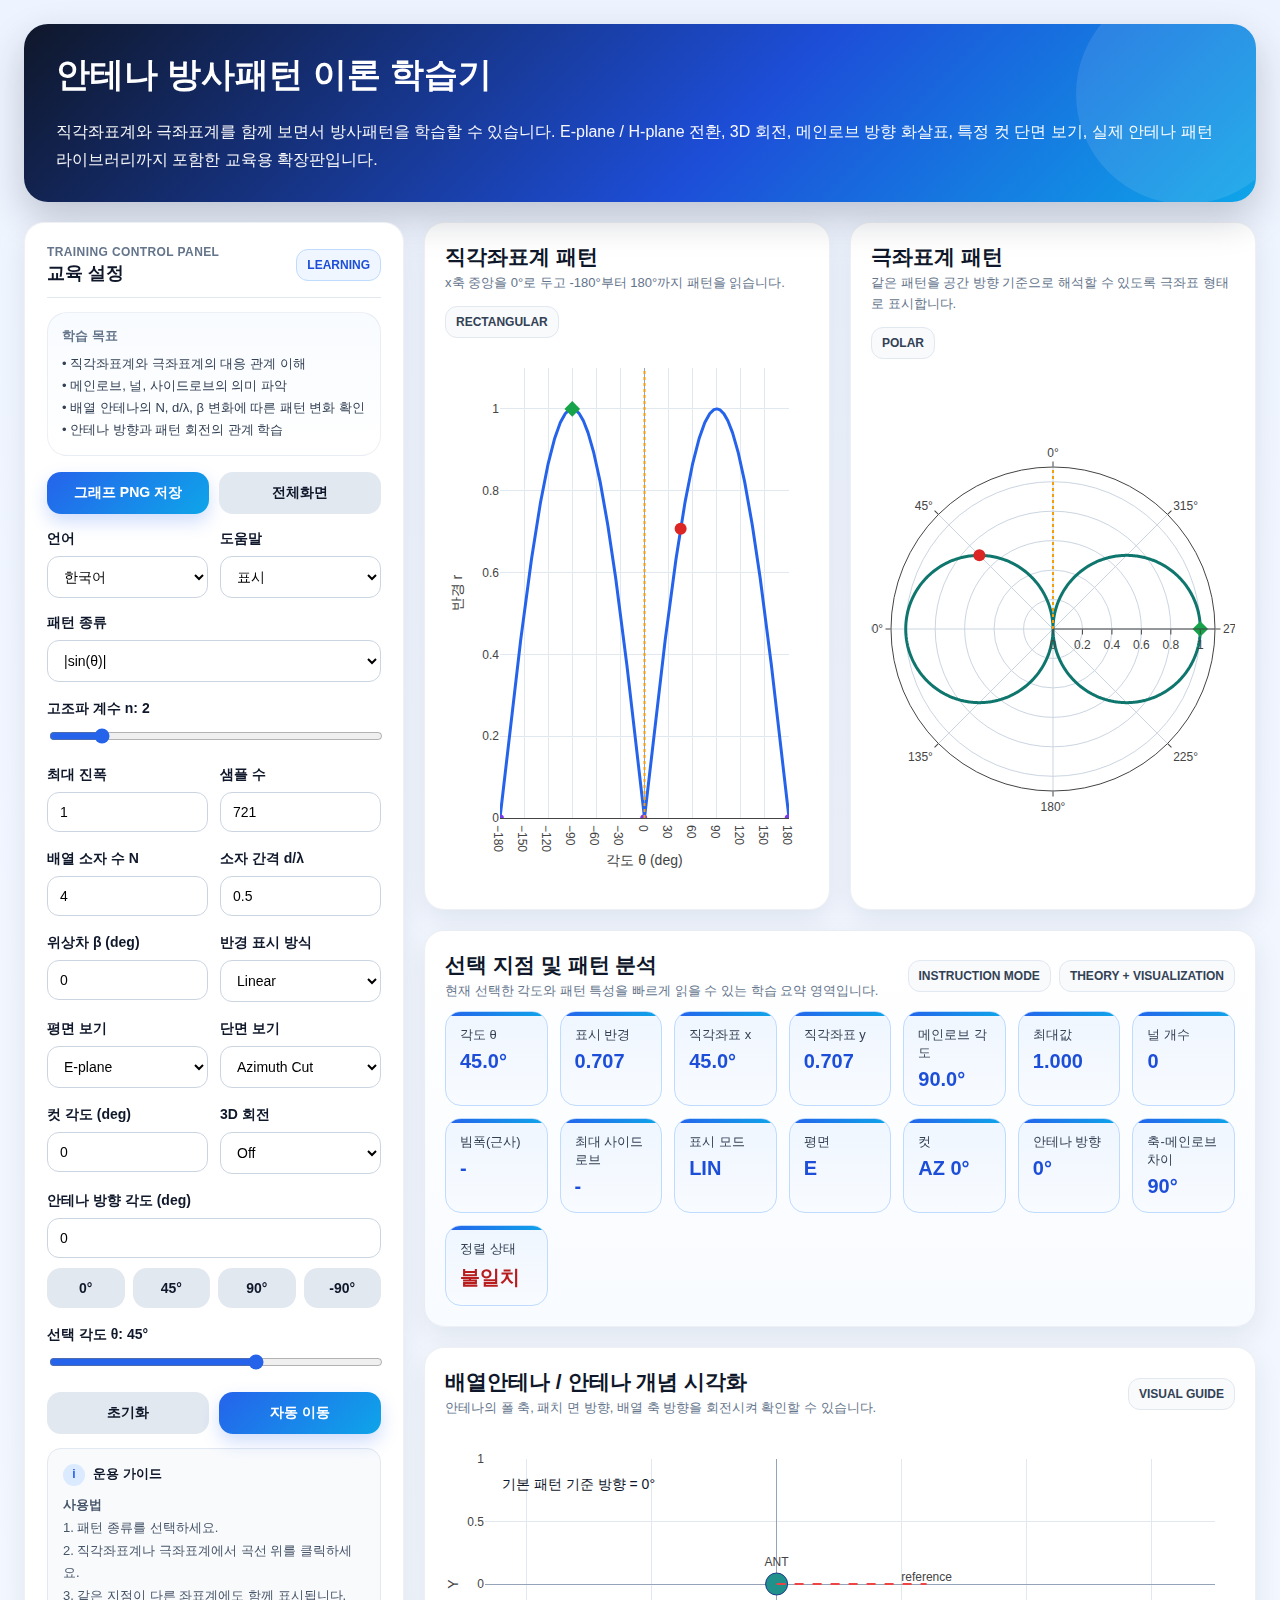
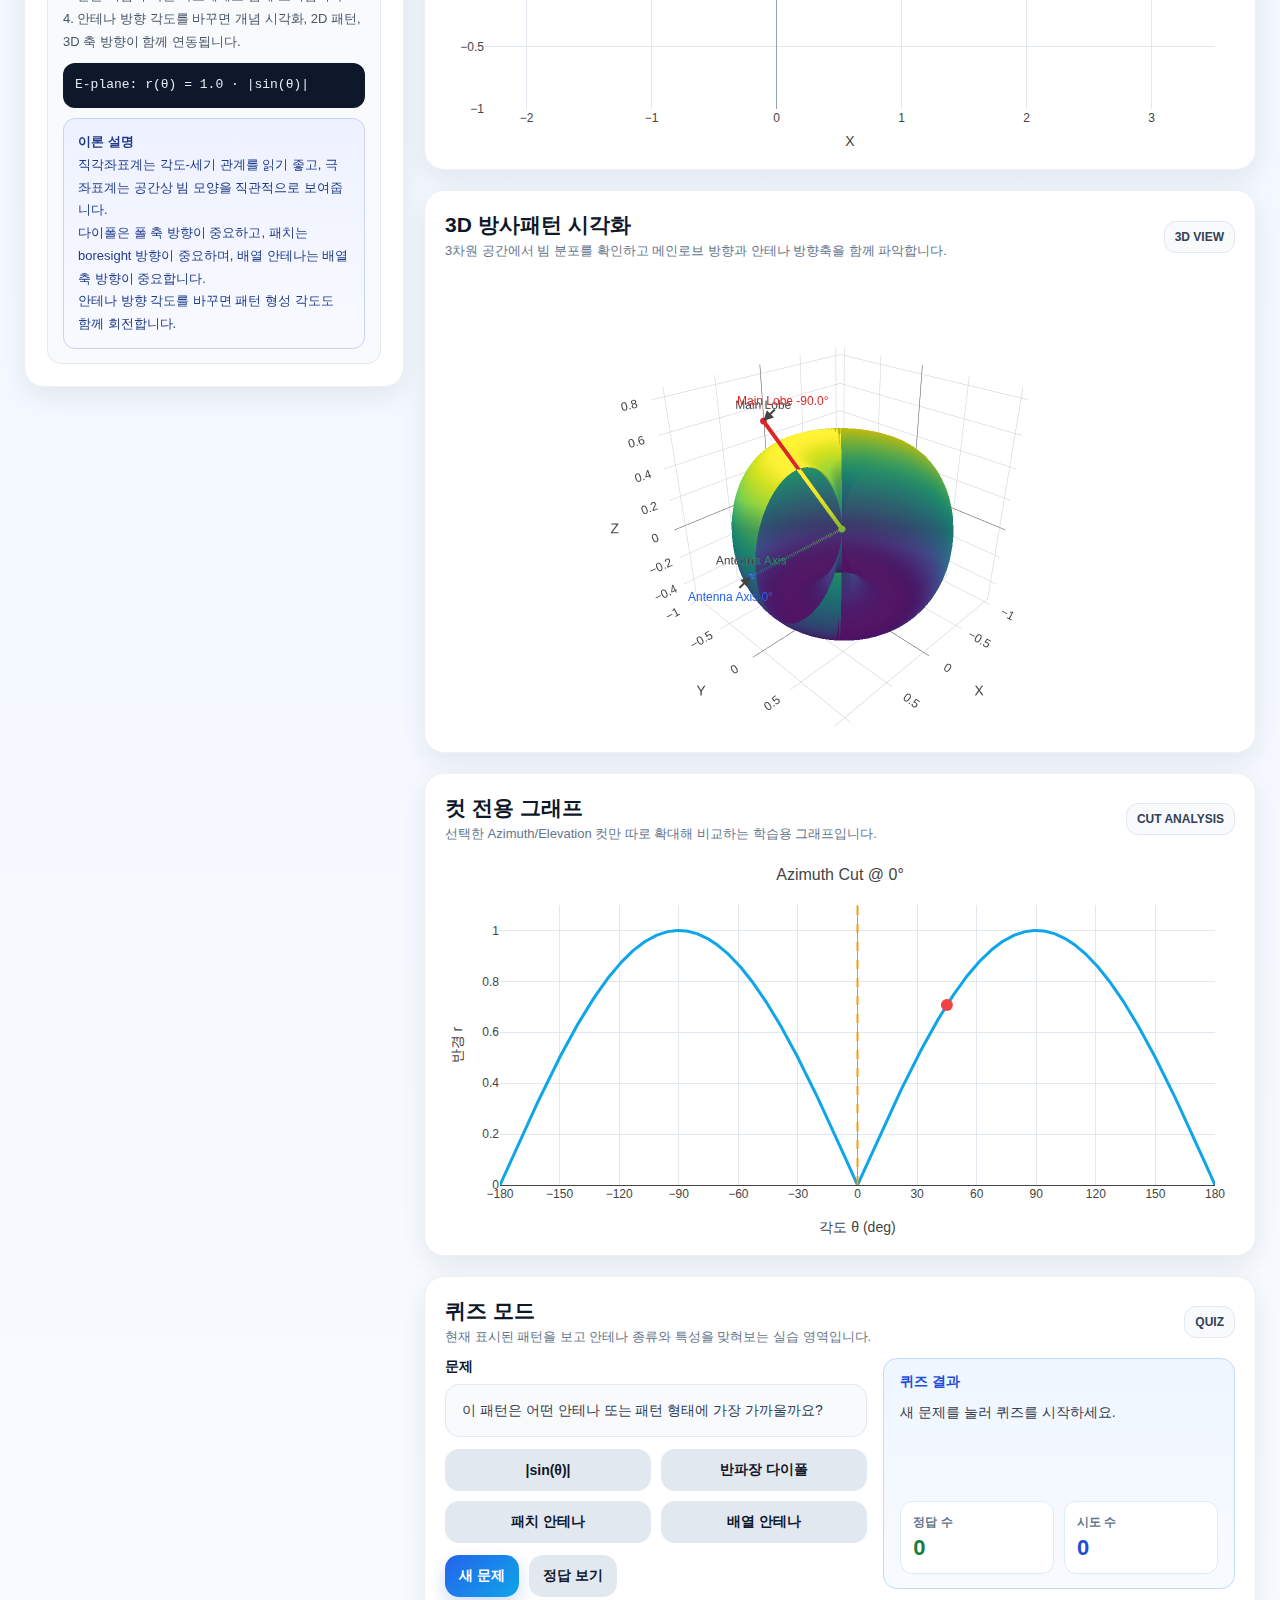
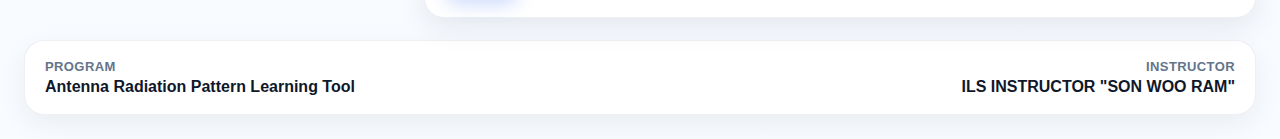
<file: ilsantplot.html>
<!DOCTYPE html>
<html lang="ko">
<head>
  <meta charset="UTF-8" />
  <meta name="viewport" content="width=device-width, initial-scale=1.0" />
  <title>안테나 방사패턴 이론 학습기</title>
  <script src="https://cdn.plot.ly/plotly-2.35.2.min.js"></script>
  <style>
    * { box-sizing: border-box; }
    body { margin: 0; font-family: "Segoe UI", Arial, sans-serif; background: linear-gradient(180deg, #eef4ff 0%, #f8fbff 100%); color: #1f2937; }
    .page { max-width: 1480px; margin: 0 auto; padding: 24px; }
    .hero { background: linear-gradient(135deg, #0f172a, #1d4ed8 58%, #0ea5e9); color: white; border-radius: 24px; padding: 28px 32px; box-shadow: 0 16px 38px rgba(15, 23, 42, 0.22); margin-bottom: 20px; position: relative; overflow: hidden; }
    .hero::after { content: ""; position: absolute; right: -40px; top: -40px; width: 220px; height: 220px; background: rgba(255,255,255,0.10); border-radius: 50%; }
    .hero-inner { position: relative; z-index: 1; display: grid; gap: 10px; }
    .hero h1 { margin: 0 0 10px; font-size: 34px; }
    .hero p { margin: 0; opacity: 0.96; line-height: 1.75; }
    .layout { display: grid; grid-template-columns: 380px 1fr; gap: 20px; align-items: start; }
    .panel, .card { background: #fff; border-radius: 20px; box-shadow: 0 10px 28px rgba(15, 23, 42, 0.08); border: 1px solid rgba(148, 163, 184, 0.16); }
    .panel { padding: 22px; position: sticky; top: 20px; }
    .card { padding: 20px; }
    .section-head { display: flex; justify-content: space-between; align-items: center; gap: 12px; flex-wrap: wrap; margin-bottom: 10px; }
    .panel-top { display:flex; justify-content:space-between; align-items:center; gap:12px; margin-bottom:14px; padding-bottom:12px; border-bottom:1px solid #e2e8f0; }
    .panel-top .kicker { font-size:12px; color:#64748b; font-weight:700; letter-spacing:0.4px; }
    .panel-top .title { font-size:18px; color:#0f172a; font-weight:800; margin-top:2px; }
    .panel-tag, .section-tag { padding: 8px 10px; border-radius: 12px; font-size: 12px; font-weight: 800; border: 1px solid; white-space: nowrap; }
    .panel-tag { background:#eff6ff; border-color:#bfdbfe; color:#1d4ed8; }
    .tag-blue { background:#eff6ff; border-color:#bfdbfe; color:#1d4ed8; }
    .tag-green { background:#f0fdf4; border-color:#bbf7d0; color:#15803d; }
    .tag-orange { background:#fff7ed; border-color:#fed7aa; color:#c2410c; }
    .tag-purple { background:#f5f3ff; border-color:#ddd6fe; color:#6d28d9; }
    .tag-cyan { background:#ecfeff; border-color:#a5f3fc; color:#0f766e; }
    .pill-row { display:flex; gap:8px; flex-wrap:wrap; }
    .section-tag { background:#f8fafc; border-color:#e2e8f0; color:#334155; }
    .panel h2, .card h2 { margin: 0; font-size: 21px; color: #0f172a; }
    .content { display: grid; gap: 20px; }
    .charts { display: grid; grid-template-columns: 1fr 1fr; gap: 20px; }
    .control-group { margin-bottom: 18px; }
    .row { display: grid; grid-template-columns: 1fr 1fr; gap: 12px; }
    .button-row { display: grid; grid-template-columns: 1fr 1fr; gap: 10px; margin-top: 12px; }
    label { display: block; font-weight: 700; margin-bottom: 8px; color: #0f172a; font-size: 14px; }
    input[type="range"] { width: 100%; accent-color: #2563eb; }
    input[type="number"], select { width: 100%; padding: 11px 12px; border: 1px solid #cbd5e1; border-radius: 12px; font-size: 14px; background: #fff; transition: border-color 0.2s ease, box-shadow 0.2s ease; }
    input[type="number"]:focus, select:focus { outline: none; border-color: #2563eb; box-shadow: 0 0 0 4px rgba(37, 99, 235, 0.12); }
    button { border: 0; border-radius: 14px; padding: 12px 14px; font-size: 14px; font-weight: 800; cursor: pointer; background: linear-gradient(135deg, #2563eb, #0ea5e9); color: #fff; transition: transform 0.15s ease, box-shadow 0.15s ease; box-shadow: 0 8px 18px rgba(37, 99, 235, 0.22); }
    button.secondary { background: #e2e8f0; color: #0f172a; box-shadow: none; }
    button:hover { transform: translateY(-1px); }
    .hint { margin-top: 14px; font-size: 13px; color: #475569; line-height: 1.75; background: #f8fafc; border-radius: 14px; padding: 14px 15px; border: 1px solid #e2e8f0; }
    .hint-head { display:flex; align-items:center; gap:8px; margin-bottom:8px; color:#0f172a; font-weight:800; }
    .hint-icon { display:inline-flex; width:22px; height:22px; border-radius:50%; background:#dbeafe; align-items:center; justify-content:center; color:#2563eb; font-size:12px; }
    .formula { font-family: Consolas, monospace; background: #0f172a; color: #e2e8f0; border-radius: 12px; padding: 11px 12px; font-size: 13px; margin-top: 10px; }
    .theory-box { margin-top: 10px; padding: 12px 14px; border-radius: 12px; background: linear-gradient(180deg, #eef2ff, #f8faff); color: #1e3a8a; font-size: 13px; line-height: 1.75; border: 1px solid #c7d2fe; }
    .status-grid { display: grid; grid-template-columns: repeat(7, 1fr); gap: 12px; }
    .stat { background: linear-gradient(180deg, #eff6ff, #f8fbff); border: 1px solid #bfdbfe; border-radius: 16px; padding: 14px; position: relative; overflow: hidden; }
    .stat::before { content: ""; position: absolute; left: 0; top: 0; width: 100%; height: 4px; background: linear-gradient(90deg, #2563eb, #0ea5e9); }
    .stat .name { font-size: 13px; color: #334155; margin-bottom: 6px; }
    .stat .value { font-size: 20px; font-weight: 800; color: #1d4ed8; }
    .section-note { margin-top: 2px; font-size: 13px; color: #64748b; line-height: 1.6; }
    .plot { width: 100%; height: 520px; border-radius: 14px; }
    .small-plot { width: 100%; height: 320px; border-radius: 14px; }
    .footer { margin-top:22px; background:#ffffff; border:1px solid rgba(148,163,184,0.16); box-shadow:0 10px 28px rgba(15,23,42,0.06); border-radius:20px; padding:18px 20px; display:flex; justify-content:space-between; align-items:center; gap:16px; flex-wrap:wrap; }
    .footer .label { font-size:13px; color:#64748b; font-weight:700; letter-spacing:0.4px; }
    .footer .value { font-size:16px; color:#0f172a; font-weight:800; margin-top:4px; }
    @media (max-width: 1250px) { .layout { grid-template-columns: 1fr; } .panel { position: static; } .status-grid { grid-template-columns: repeat(3, 1fr); } .charts { grid-template-columns: 1fr; } }
    @media (max-width: 760px) { .row, .button-row, .status-grid { grid-template-columns: 1fr; } .plot { height: 420px; } }
  </style>
</head>
<body>
  <div class="page">
    <section class="hero">
      <div class="hero-inner">
        <h1>안테나 방사패턴 이론 학습기</h1>
        <p>직각좌표계와 극좌표계를 함께 보면서 방사패턴을 학습할 수 있습니다. E-plane / H-plane 전환, 3D 회전, 메인로브 방향 화살표, 특정 컷 단면 보기, 실제 안테나 패턴 라이브러리까지 포함한 교육용 확장판입니다.</p>
      </div>
    </section>

    <div class="layout">
      <aside class="panel">
        <div class="panel-top">
          <div>
            <div class="kicker">TRAINING CONTROL PANEL</div>
            <div class="title">교육 설정</div>
          </div>
          <div class="panel-tag">LEARNING</div>
        </div>

        <section class="card" style="padding:14px; margin-bottom:16px; background:linear-gradient(180deg,#f8fbff,#ffffff); box-shadow:none;">
          <div style="font-size:13px; color:#64748b; font-weight:700; margin-bottom:8px;">학습 목표</div>
          <div style="font-size:13px; line-height:1.7; color:#334155;">
            • 직각좌표계와 극좌표계의 대응 관계 이해<br>
            • 메인로브, 널, 사이드로브의 의미 파악<br>
            • 배열 안테나의 N, d/λ, β 변화에 따른 패턴 변화 확인<br>
            • 안테나 방향과 패턴 회전의 관계 학습
          </div>
        </section>

        <div class="button-row" style="margin-top:0; margin-bottom:16px;">
          <button id="savePngBtn" type="button">그래프 PNG 저장</button>
          <button id="fullscreenBtn" type="button" class="secondary">전체화면</button>
        </div>

        <div class="row" style="margin-bottom:16px;">
          <div class="control-group" style="margin-bottom:0;">
            <label for="languageMode">언어</label>
            <select id="languageMode"><option value="ko">한국어</option><option value="en">English</option></select>
          </div>
          <div class="control-group" style="margin-bottom:0;">
            <label for="helpMode">도움말</label>
            <select id="helpMode"><option value="on">표시</option><option value="off">숨김</option></select>
          </div>
        </div>

        <div class="control-group">
          <label for="patternType">패턴 종류</label>
          <select id="patternType">
            <option value="sin">|sin(θ)|</option>
            <option value="sin2">sin²(θ)</option>
            <option value="cos">|cos(θ)|</option>
            <option value="cardioid">Cardioid (1 + cosθ) / 2</option>
            <option value="custom">사용자 정의: |sin(nθ)|</option>
            <option value="array">배열 안테나 Array Factor</option>
            <option value="isotropic">등방성 안테나</option>
            <option value="dipole">반파장 다이폴</option>
            <option value="patch">패치 안테나 근사</option>
            <option value="yagi">지향성 안테나 근사</option>
          </select>
        </div>

        <div class="control-group">
          <label for="harmonicSlider">고조파 계수 n: <span id="harmonicValue">2</span></label>
          <input id="harmonicSlider" type="range" min="1" max="8" step="1" value="2" />
        </div>

        <div class="row">
          <div class="control-group"><label for="amplitudeInput">최대 진폭</label><input id="amplitudeInput" type="number" value="1" min="0.1" max="5" step="0.1" /></div>
          <div class="control-group"><label for="samplesInput">샘플 수</label><input id="samplesInput" type="number" value="721" min="181" max="1441" step="10" /></div>
        </div>

        <div class="row">
          <div class="control-group"><label for="elementCountInput">배열 소자 수 N</label><input id="elementCountInput" type="number" value="4" min="2" max="16" step="1" /></div>
          <div class="control-group"><label for="spacingInput">소자 간격 d/λ</label><input id="spacingInput" type="number" value="0.5" min="0.1" max="2" step="0.1" /></div>
        </div>

        <div class="row">
          <div class="control-group"><label for="phaseInput">위상차 β (deg)</label><input id="phaseInput" type="number" value="0" min="-180" max="180" step="1" /></div>
          <div class="control-group"><label for="scaleMode">반경 표시 방식</label><select id="scaleMode"><option value="linear">Linear</option><option value="db">dB 정규화</option></select></div>
        </div>

        <div class="row">
          <div class="control-group"><label for="planeMode">평면 보기</label><select id="planeMode"><option value="e">E-plane</option><option value="h">H-plane</option></select></div>
          <div class="control-group"><label for="cutMode">단면 보기</label><select id="cutMode"><option value="azimuth">Azimuth Cut</option><option value="elevation">Elevation Cut</option></select></div>
        </div>

        <div class="row">
          <div class="control-group"><label for="cutAngleInput">컷 각도 (deg)</label><input id="cutAngleInput" type="number" value="0" min="-180" max="180" step="1" /></div>
          <div class="control-group"><label for="rotate3D">3D 회전</label><select id="rotate3D"><option value="off">Off</option><option value="on">On</option></select></div>
        </div>

        <div class="control-group">
          <label for="antennaOrientation">안테나 방향 각도 (deg)</label>
          <input id="antennaOrientation" type="number" min="-180" max="180" step="1" value="0" />
          <div style="display:grid; grid-template-columns:repeat(4,1fr); gap:8px; margin-top:10px;">
            <button type="button" class="secondary orientation-preset" data-angle="0">0°</button>
            <button type="button" class="secondary orientation-preset" data-angle="45">45°</button>
            <button type="button" class="secondary orientation-preset" data-angle="90">90°</button>
            <button type="button" class="secondary orientation-preset" data-angle="-90">-90°</button>
          </div>
        </div>

        <div class="control-group">
          <label for="angleSlider">선택 각도 θ: <span id="angleSliderValue">45</span>°</label>
          <input id="angleSlider" type="range" min="-180" max="180" step="1" value="45" />
        </div>

        <div class="button-row">
          <button id="resetBtn" class="secondary">초기화</button>
          <button id="animateBtn">자동 이동</button>
        </div>

        <div class="hint" id="helpPanel">
          <div class="hint-head"><span class="hint-icon">i</span><span>운용 가이드</span></div>
          <strong>사용법</strong><br>
          1. 패턴 종류를 선택하세요.<br>
          2. 직각좌표계나 극좌표계에서 곡선 위를 클릭하세요.<br>
          3. 같은 지점이 다른 좌표계에도 함께 표시됩니다.<br>
          4. 안테나 방향 각도를 바꾸면 개념 시각화, 2D 패턴, 3D 축 방향이 함께 연동됩니다.
          <div class="formula" id="formulaText">r(θ) = 1.0 · |sin(θ)|</div>
          <div class="theory-box">
            <strong>이론 설명</strong><br>
            직각좌표계는 각도-세기 관계를 읽기 좋고, 극좌표계는 공간상 빔 모양을 직관적으로 보여줍니다.<br>
            다이폴은 폴 축 방향이 중요하고, 패치는 boresight 방향이 중요하며, 배열 안테나는 배열축 방향이 중요합니다.<br>
            안테나 방향 각도를 바꾸면 패턴 형성 각도도 함께 회전합니다.
          </div>
        </div>
      </aside>

      <main class="content">
        <section class="charts">
          <div class="card">
            <div class="section-head"><div><h2>직각좌표계 패턴</h2><div class="section-note">x축 중앙을 0°로 두고 -180°부터 180°까지 패턴을 읽습니다.</div></div><span class="section-tag tag-blue">RECTANGULAR</span></div>
            <div id="cartesianPlot" class="plot"></div>
          </div>
          <div class="card">
            <div class="section-head"><div><h2>극좌표계 패턴</h2><div class="section-note">같은 패턴을 공간 방향 기준으로 해석할 수 있도록 극좌표 형태로 표시합니다.</div></div><span class="section-tag tag-cyan">POLAR</span></div>
            <div id="polarPlot" class="plot"></div>
          </div>
        </section>

        <section class="card" style="background:linear-gradient(180deg,#ffffff 0%,#f8fbff 100%);">
          <div class="section-head"><div><h2>선택 지점 및 패턴 분석</h2><div class="section-note">현재 선택한 각도와 패턴 특성을 빠르게 읽을 수 있는 학습 요약 영역입니다.</div></div><div class="pill-row"><span class="section-tag tag-blue">INSTRUCTION MODE</span><span class="section-tag">THEORY + VISUALIZATION</span></div></div>
          <div class="status-grid">
            <div class="stat"><div class="name">각도 θ</div><div class="value" id="readoutAngle">45.0°</div></div>
            <div class="stat"><div class="name">표시 반경</div><div class="value" id="readoutRadius">0.707</div></div>
            <div class="stat"><div class="name">직각좌표 x</div><div class="value" id="readoutX">45.0°</div></div>
            <div class="stat"><div class="name">직각좌표 y</div><div class="value" id="readoutY">0.707</div></div>
            <div class="stat"><div class="name">메인로브 각도</div><div class="value" id="readoutMainLobe">90.0°</div></div>
            <div class="stat"><div class="name">최대값</div><div class="value" id="readoutPeak">1.000</div></div>
            <div class="stat"><div class="name">널 개수</div><div class="value" id="readoutNulls">0</div></div>
            <div class="stat"><div class="name">빔폭(근사)</div><div class="value" id="readoutBeamwidth">-</div></div>
            <div class="stat"><div class="name">최대 사이드로브</div><div class="value" id="readoutSll">-</div></div>
            <div class="stat"><div class="name">표시 모드</div><div class="value" id="readoutScale">LIN</div></div>
            <div class="stat"><div class="name">평면</div><div class="value" id="readoutPlane">E</div></div>
            <div class="stat"><div class="name">컷</div><div class="value" id="readoutCut">AZ 0°</div></div>
            <div class="stat"><div class="name">안테나 방향</div><div class="value" id="readoutOrientation">0°</div></div>
            <div class="stat"><div class="name">축-메인로브 차이</div><div class="value" id="readoutAxisDelta">0°</div></div>
            <div class="stat"><div class="name">정렬 상태</div><div class="value" id="readoutAlignment">정렬</div></div>
          </div>
        </section>

        <section class="card">
          <div class="section-head"><div><h2>배열안테나 / 안테나 개념 시각화</h2><div class="section-note">안테나의 폴 축, 패치 면 방향, 배열 축 방향을 회전시켜 확인할 수 있습니다.</div></div><span class="section-tag tag-green">VISUAL GUIDE</span></div>
          <div id="arrayVisual" class="small-plot"></div>
        </section>

        <section class="card">
          <div class="section-head"><div><h2>3D 방사패턴 시각화</h2><div class="section-note">3차원 공간에서 빔 분포를 확인하고 메인로브 방향과 안테나 방향축을 함께 파악합니다.</div></div><span class="section-tag tag-orange">3D VIEW</span></div>
          <div id="pattern3D" class="plot" style="height:460px;"></div>
        </section>

        <section class="card">
          <div class="section-head"><div><h2>컷 전용 그래프</h2><div class="section-note">선택한 Azimuth/Elevation 컷만 따로 확대해 비교하는 학습용 그래프입니다.</div></div><span class="section-tag tag-purple">CUT ANALYSIS</span></div>
          <div id="cutPlot" class="plot" style="height:380px;"></div>
        </section>

        <section class="card">
          <div class="section-head"><div><h2>퀴즈 모드</h2><div class="section-note">현재 표시된 패턴을 보고 안테나 종류와 특성을 맞혀보는 실습 영역입니다.</div></div><span class="section-tag tag-purple">QUIZ</span></div>
          <div style="display:grid; grid-template-columns:1.2fr 1fr; gap:16px; align-items:start;">
            <div>
              <div style="font-size:14px; font-weight:700; color:#0f172a; margin-bottom:8px;">문제</div>
              <div id="quizQuestion" style="padding:14px 16px; border-radius:14px; background:#f8fafc; border:1px solid #e2e8f0; color:#334155; line-height:1.7; font-size:14px;">이 패턴은 어떤 안테나 또는 패턴 형태에 가장 가까울까요?</div>
              <div style="display:grid; grid-template-columns:1fr 1fr; gap:10px; margin-top:12px;">
                <button type="button" class="secondary quiz-option" data-answer="sin">|sin(θ)|</button>
                <button type="button" class="secondary quiz-option" data-answer="dipole">반파장 다이폴</button>
                <button type="button" class="secondary quiz-option" data-answer="patch">패치 안테나</button>
                <button type="button" class="secondary quiz-option" data-answer="array">배열 안테나</button>
              </div>
              <div style="display:flex; gap:10px; margin-top:12px; flex-wrap:wrap;">
                <button type="button" id="newQuizBtn">새 문제</button>
                <button type="button" id="showAnswerBtn" class="secondary">정답 보기</button>
              </div>
            </div>
            <div style="padding:14px 16px; border-radius:14px; background:linear-gradient(180deg,#eff6ff,#f8fbff); border:1px solid #bfdbfe;">
              <div style="font-size:14px; font-weight:800; color:#1d4ed8; margin-bottom:10px;">퀴즈 결과</div>
              <div id="quizFeedback" style="font-size:14px; line-height:1.7; color:#334155; min-height:88px;">새 문제를 눌러 퀴즈를 시작하세요.</div>
              <div style="display:grid; grid-template-columns:1fr 1fr; gap:10px; margin-top:12px;">
                <div style="padding:12px; border-radius:12px; background:#fff; border:1px solid #dbeafe;"><div style="font-size:12px; color:#64748b; font-weight:700;">정답 수</div><div id="quizCorrectCount" style="font-size:22px; font-weight:800; color:#15803d; margin-top:4px;">0</div></div>
                <div style="padding:12px; border-radius:12px; background:#fff; border:1px solid #dbeafe;"><div style="font-size:12px; color:#64748b; font-weight:700;">시도 수</div><div id="quizTotalCount" style="font-size:22px; font-weight:800; color:#1d4ed8; margin-top:4px;">0</div></div>
              </div>
            </div>
          </div>
        </section>
      </main>
    </div>

    <footer class="footer">
      <div><div class="label">PROGRAM</div><div class="value">Antenna Radiation Pattern Learning Tool</div></div>
      <div style="text-align:right;"><div class="label">INSTRUCTOR</div><div class="value">ILS INSTRUCTOR "SON WOO RAM"</div></div>
    </footer>
  </div>

  <script>
    const state = { angleDeg: 45, animating: false, timer: null, spinAngle: 0, quizAnswer: null, quizCorrect: 0, quizTotal: 0 };
    const els = {
      patternType: document.getElementById('patternType'),
      harmonicSlider: document.getElementById('harmonicSlider'),
      harmonicValue: document.getElementById('harmonicValue'),
      amplitudeInput: document.getElementById('amplitudeInput'),
      samplesInput: document.getElementById('samplesInput'),
      elementCountInput: document.getElementById('elementCountInput'),
      spacingInput: document.getElementById('spacingInput'),
      phaseInput: document.getElementById('phaseInput'),
      scaleMode: document.getElementById('scaleMode'),
      planeMode: document.getElementById('planeMode'),
      cutMode: document.getElementById('cutMode'),
      cutAngleInput: document.getElementById('cutAngleInput'),
      rotate3D: document.getElementById('rotate3D'),
      antennaOrientation: document.getElementById('antennaOrientation'),
      angleSlider: document.getElementById('angleSlider'),
      angleSliderValue: document.getElementById('angleSliderValue'),
      formulaText: document.getElementById('formulaText'),
      readoutAngle: document.getElementById('readoutAngle'),
      readoutRadius: document.getElementById('readoutRadius'),
      readoutX: document.getElementById('readoutX'),
      readoutY: document.getElementById('readoutY'),
      readoutMainLobe: document.getElementById('readoutMainLobe'),
      readoutPeak: document.getElementById('readoutPeak'),
      readoutNulls: document.getElementById('readoutNulls'),
      readoutBeamwidth: document.getElementById('readoutBeamwidth'),
      readoutSll: document.getElementById('readoutSll'),
      readoutScale: document.getElementById('readoutScale'),
      readoutPlane: document.getElementById('readoutPlane'),
      readoutCut: document.getElementById('readoutCut'),
      readoutOrientation: document.getElementById('readoutOrientation'),
      readoutAxisDelta: document.getElementById('readoutAxisDelta'),
      readoutAlignment: document.getElementById('readoutAlignment'),
      resetBtn: document.getElementById('resetBtn'),
      animateBtn: document.getElementById('animateBtn'),
      savePngBtn: document.getElementById('savePngBtn'),
      fullscreenBtn: document.getElementById('fullscreenBtn'),
      languageMode: document.getElementById('languageMode'),
      helpMode: document.getElementById('helpMode'),
      helpPanel: document.getElementById('helpPanel'),
      newQuizBtn: document.getElementById('newQuizBtn'),
      showAnswerBtn: document.getElementById('showAnswerBtn'),
      quizQuestion: document.getElementById('quizQuestion'),
      quizFeedback: document.getElementById('quizFeedback'),
      quizCorrectCount: document.getElementById('quizCorrectCount'),
      quizTotalCount: document.getElementById('quizTotalCount')
    };

    function degToRad(deg) { return deg * Math.PI / 180; }
    function normalizeAngle(deg) { let v = deg % 360; if (v < 0) v += 360; return v; }
    function wrapTo180(deg) { return ((deg + 180) % 360 + 360) % 360 - 180; }
    function displayAngleToPatternAngle(displayDeg) { return normalizeAngle(displayDeg); }

    function getPatternValue(thetaDeg) {
      const orientation = parseFloat(els.antennaOrientation.value || 0);
      const effectiveThetaDeg = normalizeAngle(thetaDeg - orientation);
      const t = degToRad(effectiveThetaDeg);
      const type = els.patternType.value;
      const amp = Math.max(0.1, parseFloat(els.amplitudeInput.value) || 1);
      const n = parseInt(els.harmonicSlider.value, 10) || 2;
      let base = 0;

      if (type === 'sin') base = Math.abs(Math.sin(t));
      else if (type === 'sin2') base = Math.pow(Math.sin(t), 2);
      else if (type === 'cos') base = Math.abs(Math.cos(t));
      else if (type === 'cardioid') base = (1 + Math.cos(t)) / 2;
      else if (type === 'custom') base = Math.abs(Math.sin(n * t));
      else if (type === 'array') {
        const N = Math.max(2, parseInt(els.elementCountInput.value, 10) || 4);
        const d = Math.max(0.1, parseFloat(els.spacingInput.value) || 0.5);
        const beta = degToRad(parseFloat(els.phaseInput.value) || 0);
        const psi = 2 * Math.PI * d * Math.cos(t) + beta;
        const denom = Math.sin(psi / 2);
        base = Math.abs(denom) < 1e-9 ? 1 : Math.abs(Math.sin((N * psi) / 2) / (N * denom));
      } else if (type === 'isotropic') base = 1;
      else if (type === 'dipole') {
        const s = Math.sin(t);
        base = Math.abs(s) < 1e-6 ? 0 : Math.abs(Math.cos((Math.PI / 2) * Math.cos(t)) / s);
      } else if (type === 'patch') base = Math.pow(Math.max(0, Math.cos(t)), 1.8);
      else if (type === 'yagi') base = Math.pow(Math.max(0, Math.cos(t)), 4) + 0.18 * Math.pow(Math.max(0, Math.cos(t + Math.PI)), 2);

      if (els.planeMode.value === 'h') {
        if (type === 'isotropic') base = 1;
        else if (type === 'dipole') base = 0.85 + 0.15 * Math.abs(Math.cos(t));
        else if (type === 'patch') base = Math.pow(Math.max(0, Math.cos(t)), 1.0);
        else if (type === 'yagi') base = Math.pow(Math.max(0, Math.cos(t)), 2.6) + 0.1 * Math.pow(Math.max(0, Math.cos(t + Math.PI)), 2);
      }
      return amp * base;
    }

    function getFormulaText() {
      const n = parseInt(els.harmonicSlider.value, 10) || 2;
      const amp = Math.max(0.1, parseFloat(els.amplitudeInput.value) || 1);
      const type = els.patternType.value;
      const planeLabel = els.planeMode.value === 'e' ? 'E-plane' : 'H-plane';
      if (type === 'sin') return `${planeLabel}: r(θ) = ${amp.toFixed(1)} · |sin(θ)|`;
      if (type === 'sin2') return `${planeLabel}: r(θ) = ${amp.toFixed(1)} · sin²(θ)`;
      if (type === 'cos') return `${planeLabel}: r(θ) = ${amp.toFixed(1)} · |cos(θ)|`;
      if (type === 'cardioid') return `${planeLabel}: r(θ) = ${amp.toFixed(1)} · (1 + cos(θ)) / 2`;
      if (type === 'custom') return `${planeLabel}: r(θ) = ${amp.toFixed(1)} · |sin(${n}θ)|`;
      if (type === 'array') return `${planeLabel}: AF(θ) = ${amp.toFixed(1)} · |sin(Nψ/2)/(Nsin(ψ/2))|`;
      if (type === 'isotropic') return `${planeLabel}: r(θ) = ${amp.toFixed(1)} (모든 방향 동일)`;
      if (type === 'dipole') return `${planeLabel}: 다이폴 근사 패턴`;
      if (type === 'patch') return `${planeLabel}: 패치 안테나 근사 패턴`;
      return `${planeLabel}: 지향성 안테나 근사 패턴`;
    }

    function buildData() {
      const sampleCount = Math.max(181, parseInt(els.samplesInput.value, 10) || 721);
      const displayAngles = [];
      const radiiLinear = [];
      for (let i = 0; i < sampleCount; i++) {
        const displayTheta = -180 + (360 * i) / (sampleCount - 1);
        displayAngles.push(displayTheta);
        radiiLinear.push(getPatternValue(displayAngleToPatternAngle(displayTheta)));
      }
      const peak = Math.max(...radiiLinear, 1e-9);
      const radii = radiiLinear.map(v => els.scaleMode.value === 'db' ? Math.max(-40, 20 * Math.log10(Math.max(v / peak, 1e-6))) : v);
      return { displayAngles, radii, radiiLinear, peak };
    }

    function getPeakValue() {
      let peak = 0;
      for (let i = 0; i < 1441; i++) peak = Math.max(peak, getPatternValue((360 * i) / 1440));
      return peak;
    }

    function getSelectedPoint() {
      const displayTheta = wrapTo180(state.angleDeg);
      const theta = displayAngleToPatternAngle(displayTheta);
      const linear = getPatternValue(theta);
      const peak = getPeakValue();
      const displayValue = els.scaleMode.value === 'db' ? Math.max(-40, 20 * Math.log10(Math.max(linear / Math.max(peak, 1e-9), 1e-6))) : linear;
      return { theta, displayTheta, r: displayValue, linear };
    }

    function analyzePattern() {
      const { displayAngles, radiiLinear, peak } = buildData();
      let peakIndex = 0;
      const nullAngles = [];
      const localPeaks = [];
      for (let i = 1; i < displayAngles.length - 1; i++) {
        if (radiiLinear[i] > radiiLinear[peakIndex]) peakIndex = i;
        if (radiiLinear[i] < peak * 0.02) {
          if (nullAngles.length === 0 || Math.abs(displayAngles[i] - nullAngles[nullAngles.length - 1]) > 2) nullAngles.push(displayAngles[i]);
        }
        if (radiiLinear[i] > radiiLinear[i - 1] && radiiLinear[i] > radiiLinear[i + 1]) localPeaks.push({ angle: displayAngles[i], value: radiiLinear[i] });
      }
      const peakAngle = displayAngles[peakIndex];
      const sideLobes = localPeaks.filter(item => Math.abs(item.angle - peakAngle) > 5).sort((a, b) => b.value - a.value);
      const highestSideLobe = sideLobes.length ? sideLobes[0] : null;
      const sllDb = highestSideLobe ? 20 * Math.log10(Math.max(highestSideLobe.value / peak, 1e-6)) : null;
      const threshold = peak / Math.sqrt(2);
      let left = peakIndex, right = peakIndex;
      while (left > 0 && radiiLinear[left] > threshold) left--;
      while (right < displayAngles.length - 1 && radiiLinear[right] > threshold) right++;
      const beamwidth = Math.abs(displayAngles[right] - displayAngles[left]);
      return { peak, peakAngle, nullCount: nullAngles.length, nullAngles, beamwidth, highestSideLobe, sllDb };
    }

    function updateReadouts() {
      const { displayTheta, r, linear } = getSelectedPoint();
      const analysis = analyzePattern();
      const isKo = els.languageMode.value === 'ko';
      const orientationVal = parseFloat(els.antennaOrientation.value || 0);
      const axisDelta = Math.abs(wrapTo180(analysis.peakAngle - orientationVal));
      els.readoutOrientation.textContent = `${orientationVal.toFixed(0)}°`;
      els.readoutAxisDelta.textContent = `${axisDelta.toFixed(0)}°`;
      if (axisDelta <= 10) {
        els.readoutAlignment.textContent = '정렬';
        els.readoutAlignment.style.color = '#15803d';
      } else if (axisDelta <= 30) {
        els.readoutAlignment.textContent = '부분 정렬';
        els.readoutAlignment.style.color = '#c2410c';
      } else {
        els.readoutAlignment.textContent = '불일치';
        els.readoutAlignment.style.color = '#b91c1c';
      }
      els.angleSlider.value = Math.round(displayTheta);
      els.angleSliderValue.textContent = Math.round(displayTheta);
      els.harmonicValue.textContent = els.harmonicSlider.value;
      els.formulaText.textContent = getFormulaText();
      els.helpPanel.style.display = els.helpMode.value === 'on' ? 'block' : 'none';
      document.title = isKo ? '안테나 방사패턴 이론 학습기' : 'Antenna Radiation Pattern Learning Tool';
      const heroTitle = document.querySelector('.hero h1');
      const heroDesc = document.querySelector('.hero p');
      if (heroTitle) heroTitle.textContent = isKo ? '안테나 방사패턴 이론 학습기' : 'Antenna Radiation Pattern Learning Tool';
      if (heroDesc) heroDesc.textContent = isKo
        ? '직각좌표계와 극좌표계를 함께 보면서 방사패턴을 학습할 수 있습니다. E-plane / H-plane 전환, 3D 회전, 메인로브 방향 화살표, 특정 컷 단면 보기, 실제 안테나 패턴 라이브러리까지 포함한 교육용 확장판입니다.'
        : 'Learn antenna radiation patterns through linked rectangular and polar views, E/H-plane switching, 3D rotation, main-lobe direction arrows, cut views, and a practical antenna pattern library.';
    }

    function renderArrayVisual() {
      const type = els.patternType.value;
      const isArrayMode = type === 'array';
      const N = Math.max(2, parseInt(els.elementCountInput.value, 10) || 4);
      const d = Math.max(0.1, parseFloat(els.spacingInput.value) || 0.5);
      const betaDeg = parseFloat(els.phaseInput.value) || 0;
      const orientation = parseFloat(els.antennaOrientation.value || 0);
      const rad = degToRad(orientation);
      let traces = [];
      let annotationText = '';

      if (isArrayMode) {
        const xs = [], ys = [], labels = [];
        for (let i = 0; i < N; i++) {
          const pos = i * d - ((N - 1) * d) / 2;
          xs.push(pos * Math.cos(rad));
          ys.push(pos * Math.sin(rad));
          labels.push(`E${i + 1}`);
        }
        traces.push({ x: xs, y: ys, mode: 'markers+text+lines', text: labels, textposition: 'top center', marker: { size: 16, color: xs.map((_, i) => i + 1), colorscale: 'Blues', line: { width: 1, color: '#1e3a8a' } }, line: { color: '#60a5fa', width: 3 }, hovertemplate: '%{text}<br>x: %{x:.2f}<br>y: %{y:.2f}<extra></extra>' });
        traces.push({ x: [0, 1.3 * Math.cos(rad)], y: [0, 1.3 * Math.sin(rad)], mode: 'lines+text', text: ['', 'array axis'], textposition: 'top center', line: { width: 2, color: '#ef4444', dash: 'dash' }, hoverinfo: 'skip' });
        annotationText = `배열 축 방향 = ${orientation.toFixed(0)}° (array axis), N=${N}, d/λ=${d.toFixed(2)}, β=${betaDeg.toFixed(1)}°`;
      } else if (type === 'dipole') {
        const L = 1.2;
        traces.push({ x: [-L * Math.cos(rad), L * Math.cos(rad)], y: [-L * Math.sin(rad), L * Math.sin(rad)], mode: 'lines+markers', marker: { size: 10, color: '#2563eb' }, line: { width: 6, color: '#1d4ed8' }, hovertemplate: 'Dipole axis<extra></extra>' });
        traces.push({ x: [0, 1.4 * Math.cos(rad)], y: [0, 1.4 * Math.sin(rad)], mode: 'lines+text', text: ['', 'dipole axis'], textposition: 'top center', line: { width: 2, color: '#ef4444', dash: 'dash' }, hoverinfo: 'skip' });
        annotationText = `다이폴 폴 축 방향 = ${orientation.toFixed(0)}° (dipole axis)`;
      } else if (type === 'patch') {
        const w = 1.6, h = 0.9;
        const corners = [[-w/2, -h/2], [w/2, -h/2], [w/2, h/2], [-w/2, h/2], [-w/2, -h/2]].map(([x, y]) => [x * Math.cos(rad) - y * Math.sin(rad), x * Math.sin(rad) + y * Math.cos(rad)]);
        traces.push({ x: corners.map(c => c[0]), y: corners.map(c => c[1]), mode: 'lines', line: { width: 4, color: '#0f766e' }, fill: 'toself', fillcolor: 'rgba(45,212,191,0.25)', hovertemplate: 'Patch surface<extra></extra>' });
        traces.push({ x: [0, 1.3 * Math.cos(rad)], y: [0, 1.3 * Math.sin(rad)], mode: 'lines+text', text: ['', 'boresight'], textposition: 'top center', line: { width: 2, color: '#ef4444', dash: 'dash' }, hoverinfo: 'skip' });
        annotationText = `패치 면 방향 = ${orientation.toFixed(0)}° (boresight)`;
      } else if (type === 'yagi') {
        const boomL = 2.2, perp = rad + Math.PI/2;
        traces.push({ x: [-boomL/2 * Math.cos(rad), boomL/2 * Math.cos(rad)], y: [-boomL/2 * Math.sin(rad), boomL/2 * Math.sin(rad)], mode: 'lines', line: { width: 4, color: '#7c3aed' }, hoverinfo: 'skip' });
        [-0.7, 0.1, 0.7].forEach((p, idx) => {
          const cx = p * Math.cos(rad), cy = p * Math.sin(rad), len = idx === 0 ? 0.6 : (idx === 1 ? 0.45 : 0.35);
          traces.push({ x: [cx - len*Math.cos(perp), cx + len*Math.cos(perp)], y: [cy - len*Math.sin(perp), cy + len*Math.sin(perp)], mode: 'lines', line: { width: 3, color: '#8b5cf6' }, hoverinfo: 'skip' });
        });
        traces.push({ x: [0, 1.4 * Math.cos(rad)], y: [0, 1.4 * Math.sin(rad)], mode: 'lines+text', text: ['', 'forward axis'], textposition: 'top center', line: { width: 2, color: '#ef4444', dash: 'dash' }, hoverinfo: 'skip' });
        annotationText = `지향성 안테나 전방 방향 = ${orientation.toFixed(0)}° (forward axis)`;
      } else {
        traces.push({ x: [0], y: [0], mode: 'markers+text', text: ['ANT'], textposition: 'top center', marker: { size: 22, color: [1], colorscale: 'Viridis', line: { width: 1, color: '#1e3a8a' } }, hovertemplate: 'Antenna<extra></extra>' });
        traces.push({ x: [0, 1.2 * Math.cos(rad)], y: [0, 1.2 * Math.sin(rad)], mode: 'lines+text', text: ['', 'reference'], textposition: 'top center', line: { width: 2, color: '#ef4444', dash: 'dash' }, hoverinfo: 'skip' });
        annotationText = type === 'isotropic' ? `등방성 안테나 기준 방향 표시 = ${orientation.toFixed(0)}°` : `기본 패턴 기준 방향 = ${orientation.toFixed(0)}°`;
      }

      const layout = { margin: { l: 40, r: 20, t: 30, b: 40 }, xaxis: { title: 'X', showgrid: true, gridcolor: '#e2e8f0', zeroline: true, zerolinecolor: '#94a3b8', scaleanchor: 'y', scaleratio: 1 }, yaxis: { title: 'Y', showgrid: true, gridcolor: '#e2e8f0', zeroline: true, zerolinecolor: '#94a3b8' }, paper_bgcolor: '#fff', plot_bgcolor: '#fff', annotations: [{ xref: 'paper', yref: 'paper', x: 0.02, y: 0.94, text: annotationText, showarrow: false, font: { size: 14, color: '#0f172a' } }], showlegend: false };
      Plotly.react('arrayVisual', traces, layout, { responsive: true, displayModeBar: false });
    }

    function render3DPattern() {
      const phiSteps = 60, thetaSteps = 60;
      const x = [], y = [], z = [];
      const peak = Math.max(getPeakValue(), 1e-9);
      const selected = getSelectedPoint();
      const analysis = analyzePattern();
      const cutPhi = degToRad(parseFloat(els.cutAngleInput.value || 0));
      const orientation = parseFloat(els.antennaOrientation.value || 0);
      const orientRad = degToRad(orientation);

      for (let i = 0; i < thetaSteps; i++) {
        const theta = Math.PI * i / (thetaSteps - 1);
        const rowX = [], rowY = [], rowZ = [];
        for (let j = 0; j < phiSteps; j++) {
          const phi = 2 * Math.PI * j / (phiSteps - 1);
          let thetaDeg = theta * 180 / Math.PI;
          if (els.planeMode.value === 'h') thetaDeg = 90 - thetaDeg;
          let r = getPatternValue(normalizeAngle(thetaDeg));
          r = els.scaleMode.value === 'db' ? (Math.max(-40, 20 * Math.log10(Math.max(r / peak, 1e-6))) + 40) / 40 : r / peak;
          rowX.push(r * Math.sin(theta) * Math.cos(phi));
          rowY.push(r * Math.sin(theta) * Math.sin(phi));
          rowZ.push(r * Math.cos(theta));
        }
        x.push(rowX); y.push(rowY); z.push(rowZ);
      }

      if (state.animating && els.rotate3D.value === 'on') state.spinAngle += 0.03;

      const selectedTheta = degToRad(displayAngleToPatternAngle(selected.displayTheta));
      const mainArrowLen = 1.15;
      const mainArrowX = [0, mainArrowLen * Math.sin(selectedTheta) * Math.cos(cutPhi)];
      const mainArrowY = [0, mainArrowLen * Math.sin(selectedTheta) * Math.sin(cutPhi)];
      const mainArrowZ = [0, mainArrowLen * Math.cos(selectedTheta)];
      const axisLen = 1.05;
      const axisX = [0, axisLen * Math.cos(orientRad)];
      const axisY = [0, axisLen * Math.sin(orientRad)];
      const axisZ = [0, 0];

      const data = [
        { type: 'surface', x, y, z, colorscale: 'Viridis', showscale: false, opacity: 0.95, hovertemplate: 'x: %{x:.2f}<br>y: %{y:.2f}<br>z: %{z:.2f}<extra></extra>' },
        { type: 'scatter3d', mode: 'lines+markers+text', x: mainArrowX, y: mainArrowY, z: mainArrowZ, text: ['', 'Main Lobe'], textposition: 'top center', line: { width: 8, color: '#dc2626' }, marker: { size: 4, color: '#dc2626' }, hoverinfo: 'skip' },
        { type: 'scatter3d', mode: 'lines+markers+text', x: axisX, y: axisY, z: axisZ, text: ['', 'Antenna Axis'], textposition: 'top center', line: { width: 6, color: '#2563eb', dash: 'dash' }, marker: { size: 3, color: '#2563eb' }, hoverinfo: 'skip' }
      ];

      const spin = state.spinAngle, eyeR = 1.8;
      const eye = els.rotate3D.value === 'on' ? { x: eyeR * Math.cos(spin), y: eyeR * Math.sin(spin), z: 1.1 } : { x: 1.4, y: 1.4, z: 1.1 };
      const layout = {
        margin: { l: 0, r: 0, t: 10, b: 0 },
        scene: {
          xaxis: { title: 'X' }, yaxis: { title: 'Y' }, zaxis: { title: 'Z' }, aspectmode: 'cube', camera: { eye },
          annotations: [
            { x: mainArrowX[1], y: mainArrowY[1], z: mainArrowZ[1], text: `Main Lobe ${analysis.peakAngle.toFixed(1)}°`, showarrow: true, arrowhead: 2, ax: 20, ay: -20, font: { color: '#dc2626', size: 12 } },
            { x: axisX[1], y: axisY[1], z: axisZ[1], text: `Antenna Axis ${orientation.toFixed(0)}°`, showarrow: true, arrowhead: 2, ax: -20, ay: 20, font: { color: '#2563eb', size: 12 } }
          ]
        },
        paper_bgcolor: '#fff', showlegend: false
      };
      Plotly.react('pattern3D', data, layout, { responsive: true, displayModeBar: false });
    }

    function renderCutPlot() {
      const { displayAngles, radii } = buildData();
      const selected = getSelectedPoint();
      const cutAngle = parseFloat(els.cutAngleInput.value || 0);
      const titleText = els.cutMode.value === 'azimuth' ? `Azimuth Cut @ ${cutAngle.toFixed(0)}°` : `Elevation Cut @ ${cutAngle.toFixed(0)}°`;
      const data = [
        { x: displayAngles, y: radii, mode: 'lines', line: { width: 3, color: '#0ea5e9' }, hovertemplate: 'θ: %{x:.1f}°<br>값: %{y:.3f}<extra></extra>' },
        { x: [selected.displayTheta], y: [selected.r], mode: 'markers', marker: { size: 12, color: '#ef4444' }, hovertemplate: '선택 θ: %{x:.1f}°<br>값: %{y:.3f}<extra></extra>' },
        { x: [cutAngle, cutAngle], y: els.scaleMode.value === 'db' ? [-40, 0] : [0, Math.max(...radii, 1) * 1.1], mode: 'lines', line: { color: '#f59e0b', width: 2, dash: 'dash' }, hoverinfo: 'skip' }
      ];
      const layout = { title: { text: titleText, font: { size: 16 } }, margin: { l: 55, r: 20, t: 50, b: 50 }, xaxis: { title: '각도 θ (deg)', range: [-180, 180], dtick: 30, gridcolor: '#e2e8f0', zeroline: true, zerolinecolor: '#94a3b8' }, yaxis: els.scaleMode.value === 'db' ? { title: '정규화 이득 (dB)', range: [-40, 0], dtick: 5, gridcolor: '#e2e8f0' } : { title: '반경 r', range: [0, Math.max(...radii, 1) * 1.1], gridcolor: '#e2e8f0' }, plot_bgcolor: '#fff', paper_bgcolor: '#fff', showlegend: false };
      Plotly.react('cutPlot', data, layout, { responsive: true, displayModeBar: false });
    }

    function getQuizPool() {
      return [
        { key: 'sin', question: '영점(null)이 0°와 ±180° 부근에 있고, ±90° 부근에서 최대가 되는 기본 학습 패턴은 무엇일까요?', apply: () => { els.patternType.value = 'sin'; els.planeMode.value = 'e'; els.scaleMode.value = 'linear'; }, explanation: '기본 |sin(θ)| 패턴은 broadside 방향에서 최대이고 축 방향에서 0이 됩니다.' },
        { key: 'dipole', question: 'broadside 최대, 축 방향 null 특성을 보이는 대표적인 실제 안테나는 무엇일까요?', apply: () => { els.patternType.value = 'dipole'; els.planeMode.value = 'e'; els.scaleMode.value = 'linear'; }, explanation: '반파장 다이폴은 전형적인 8자형 broadside 패턴을 가집니다.' },
        { key: 'patch', question: '한쪽 방향으로 넓은 메인로브가 형성되는 평판형 안테나 근사 패턴은 무엇일까요?', apply: () => { els.patternType.value = 'patch'; els.planeMode.value = 'e'; els.scaleMode.value = 'linear'; }, explanation: '패치 안테나는 전방 중심의 비교적 넓은 메인로브를 갖는 경우가 많습니다.' },
        { key: 'array', question: '소자 수 N, 간격 d/λ, 위상차 β에 따라 빔 조향과 빔폭이 달라지는 패턴은 무엇일까요?', apply: () => { els.patternType.value = 'array'; els.elementCountInput.value = 6; els.spacingInput.value = 0.5; els.phaseInput.value = 0; els.planeMode.value = 'e'; els.scaleMode.value = 'linear'; }, explanation: '배열 안테나는 소자 수와 위상차에 따라 메인로브 방향과 사이드로브가 달라집니다.' }
      ];
    }

    function startNewQuiz() {
      const pool = getQuizPool();
      const item = pool[Math.floor(Math.random() * pool.length)];
      state.quizAnswer = item.key;
      item.apply();
      state.angleDeg = 45;
      els.quizQuestion.textContent = item.question;
      els.quizFeedback.textContent = '패턴을 관찰한 뒤 보기 중 하나를 선택하세요.';
      document.querySelectorAll('.quiz-option').forEach(btn => { btn.disabled = false; btn.style.background = ''; btn.style.color = ''; btn.style.borderColor = ''; });
      renderPlots();
    }

    function submitQuizAnswer(answer) {
      if (!state.quizAnswer) return;
      state.quizTotal += 1;
      const item = getQuizPool().find(q => q.key === state.quizAnswer);
      if (answer === state.quizAnswer) {
        state.quizCorrect += 1;
        els.quizFeedback.textContent = `정답입니다. ${item.explanation}`;
      } else {
        els.quizFeedback.textContent = `오답입니다. 정답은 ${state.quizAnswer}이며, ${item.explanation}`;
      }
      els.quizCorrectCount.textContent = String(state.quizCorrect);
      els.quizTotalCount.textContent = String(state.quizTotal);
      document.querySelectorAll('.quiz-option').forEach(btn => {
        if (btn.dataset.answer === state.quizAnswer) { btn.style.background = '#dcfce7'; btn.style.color = '#166534'; btn.style.borderColor = '#86efac'; }
        else if (btn.dataset.answer === answer) { btn.style.background = '#fee2e2'; btn.style.color = '#991b1b'; btn.style.borderColor = '#fca5a5'; }
        btn.disabled = true;
      });
    }

    function showQuizAnswer() {
      if (!state.quizAnswer) return;
      const item = getQuizPool().find(q => q.key === state.quizAnswer);
      els.quizFeedback.textContent = `정답은 ${state.quizAnswer}입니다. ${item.explanation}`;
      document.querySelectorAll('.quiz-option').forEach(btn => {
        if (btn.dataset.answer === state.quizAnswer) { btn.style.background = '#dcfce7'; btn.style.color = '#166534'; btn.style.borderColor = '#86efac'; }
      });
    }

    function renderPlots() {
      const { displayAngles, radii, peak } = buildData();
      const selected = getSelectedPoint();
      const analysis = analyzePattern();
      const maxRadius = els.scaleMode.value === 'db' ? 0 : Math.max(...radii, 1);
      const mainLobeY = els.scaleMode.value === 'db' ? Math.max(-40, 20 * Math.log10(Math.max(analysis.peak / Math.max(peak, 1e-9), 1e-6))) : analysis.peak;
      const cutAngle = parseFloat(els.cutAngleInput.value || 0);
      const cartesianData = [
        { x: displayAngles, y: radii, mode: 'lines', line: { width: 3, color: '#2563eb' }, hovertemplate: 'θ: %{x:.1f}°<br>값: %{y:.3f}<extra></extra>' },
        { x: [selected.displayTheta], y: [selected.r], mode: 'markers', marker: { size: 12, color: '#dc2626' }, hovertemplate: '선택 θ: %{x:.1f}°<br>값: %{y:.3f}<extra></extra>' },
        { x: [analysis.peakAngle], y: [mainLobeY], mode: 'markers', marker: { size: 12, color: '#16a34a', symbol: 'diamond' }, hovertemplate: '메인로브 θ: %{x:.1f}°<extra></extra>' },
        { x: analysis.nullAngles, y: analysis.nullAngles.map(() => els.scaleMode.value === 'db' ? -40 : 0), mode: 'markers', marker: { size: 7, color: '#7c3aed' }, hovertemplate: 'Null θ: %{x:.1f}°<extra></extra>' },
        { x: [cutAngle, cutAngle], y: els.scaleMode.value === 'db' ? [-40, 0] : [0, maxRadius * 1.1], mode: 'lines', line: { color: '#f59e0b', width: 2, dash: 'dot' }, hoverinfo: 'skip' }
      ];
      const cartesianLayout = { margin: { l: 55, r: 20, t: 20, b: 50 }, xaxis: { title: '각도 θ (deg)', range: [-180, 180], dtick: 30, gridcolor: '#e2e8f0', zeroline: true, zerolinecolor: '#94a3b8' }, yaxis: els.scaleMode.value === 'db' ? { title: '정규화 이득 (dB)', range: [-40, 0], dtick: 5, gridcolor: '#e2e8f0' } : { title: '반경 r', range: [0, maxRadius * 1.1], gridcolor: '#e2e8f0' }, plot_bgcolor: '#fff', paper_bgcolor: '#fff', showlegend: false };
      const polarData = [
        { type: 'scatterpolar', mode: 'lines', theta: displayAngles, r: radii, line: { width: 3, color: '#0f766e' }, hovertemplate: 'θ: %{theta:.1f}°<br>값: %{r:.3f}<extra></extra>' },
        { type: 'scatterpolar', mode: 'markers', theta: [selected.displayTheta], r: [selected.r], marker: { size: 12, color: '#dc2626' }, hovertemplate: '선택 θ: %{theta:.1f}°<br>값: %{r:.3f}<extra></extra>' },
        { type: 'scatterpolar', mode: 'markers', theta: [analysis.peakAngle], r: [els.scaleMode.value === 'db' ? 0 : analysis.peak], marker: { size: 12, color: '#16a34a', symbol: 'diamond' }, hovertemplate: '메인로브 θ: %{theta:.1f}°<extra></extra>' },
        { type: 'scatterpolar', mode: 'lines', theta: [cutAngle, cutAngle], r: els.scaleMode.value === 'db' ? [-40, 0] : [0, maxRadius * 1.1], line: { color: '#f59e0b', width: 2, dash: 'dot' }, hoverinfo: 'skip' }
      ];
      const polarLayout = { margin: { l: 20, r: 20, t: 20, b: 20 }, showlegend: false, paper_bgcolor: '#fff', polar: { bgcolor: '#fff', radialaxis: els.scaleMode.value === 'db' ? { visible: true, range: [-40, 0], dtick: 5, gridcolor: '#cbd5e1' } : { visible: true, range: [0, maxRadius * 1.1], gridcolor: '#cbd5e1' }, angularaxis: { direction: 'counterclockwise', rotation: 90, gridcolor: '#cbd5e1' } } };
      Plotly.react('cartesianPlot', cartesianData, cartesianLayout, { responsive: true, displayModeBar: false });
      Plotly.react('polarPlot', polarData, polarLayout, { responsive: true, displayModeBar: false });
      renderArrayVisual();
      render3DPattern();
      renderCutPlot();
      updateReadouts();
    }

    function setAngleFromCartesian(evt) { if (!evt?.points?.length) return; state.angleDeg = wrapTo180(evt.points[0].x); renderPlots(); }
    function setAngleFromPolar(evt) { if (!evt?.points?.length) return; state.angleDeg = wrapTo180(evt.points[0].theta); renderPlots(); }
    function stopAnimation() { state.animating = false; els.animateBtn.textContent = '자동 이동'; if (state.timer) { clearInterval(state.timer); state.timer = null; } }
    function startAnimation() { stopAnimation(); state.animating = true; els.animateBtn.textContent = '정지'; state.timer = setInterval(() => { state.angleDeg = wrapTo180(state.angleDeg + 2); renderPlots(); }, 80); }

    function bindEvents() {
      [els.patternType, els.harmonicSlider, els.amplitudeInput, els.samplesInput, els.elementCountInput, els.spacingInput, els.phaseInput, els.scaleMode, els.planeMode, els.cutMode, els.cutAngleInput, els.rotate3D, els.antennaOrientation, els.languageMode, els.helpMode].forEach(el => el.addEventListener('input', renderPlots));
      els.angleSlider.addEventListener('input', e => { state.angleDeg = wrapTo180(parseFloat(e.target.value) || 0); renderPlots(); });
      els.resetBtn.addEventListener('click', () => {
        stopAnimation();
        els.patternType.value = 'sin';
        els.harmonicSlider.value = 2;
        els.amplitudeInput.value = 1;
        els.samplesInput.value = 721;
        els.elementCountInput.value = 4;
        els.spacingInput.value = 0.5;
        els.phaseInput.value = 0;
        els.scaleMode.value = 'linear';
        els.planeMode.value = 'e';
        els.cutMode.value = 'azimuth';
        els.cutAngleInput.value = 0;
        els.rotate3D.value = 'off';
        els.antennaOrientation.value = 0;
        els.languageMode.value = 'ko';
        els.helpMode.value = 'on';
        state.angleDeg = 45;
        state.spinAngle = 0;
        state.quizAnswer = null;
        state.quizCorrect = 0;
        state.quizTotal = 0;
        els.quizCorrectCount.textContent = '0';
        els.quizTotalCount.textContent = '0';
        els.quizFeedback.textContent = '새 문제를 눌러 퀴즈를 시작하세요.';
        els.quizQuestion.textContent = '이 패턴은 어떤 안테나 또는 패턴 형태에 가장 가까울까요?';
        renderPlots();
      });
      els.animateBtn.addEventListener('click', () => { if (state.animating) stopAnimation(); else startAnimation(); });
      els.savePngBtn.addEventListener('click', async () => {
        const gd = document.getElementById('cartesianPlot');
        try {
          const url = await Plotly.toImage(gd, { format: 'png', width: 1400, height: 800, scale: 2 });
          const a = document.createElement('a');
          a.href = url;
          a.download = 'antenna-pattern-cartesian.png';
          a.click();
        } catch (e) { console.error(e); }
      });
      els.fullscreenBtn.addEventListener('click', async () => {
        const page = document.documentElement;
        if (!document.fullscreenElement) await page.requestFullscreen();
        else await document.exitFullscreen();
      });
      els.newQuizBtn.addEventListener('click', startNewQuiz);
      els.showAnswerBtn.addEventListener('click', showQuizAnswer);
      document.querySelectorAll('.quiz-option').forEach(btn => btn.addEventListener('click', () => submitQuizAnswer(btn.dataset.answer)));
      document.querySelectorAll('.orientation-preset').forEach(btn => {
        btn.addEventListener('click', () => {
          els.antennaOrientation.value = btn.dataset.angle;
          renderPlots();
        });
      });
      document.getElementById('cartesianPlot').on('plotly_click', setAngleFromCartesian);
      document.getElementById('polarPlot').on('plotly_click', setAngleFromPolar);
    }

    renderPlots();
    bindEvents();
  </script>
</body>
</html>
</file>
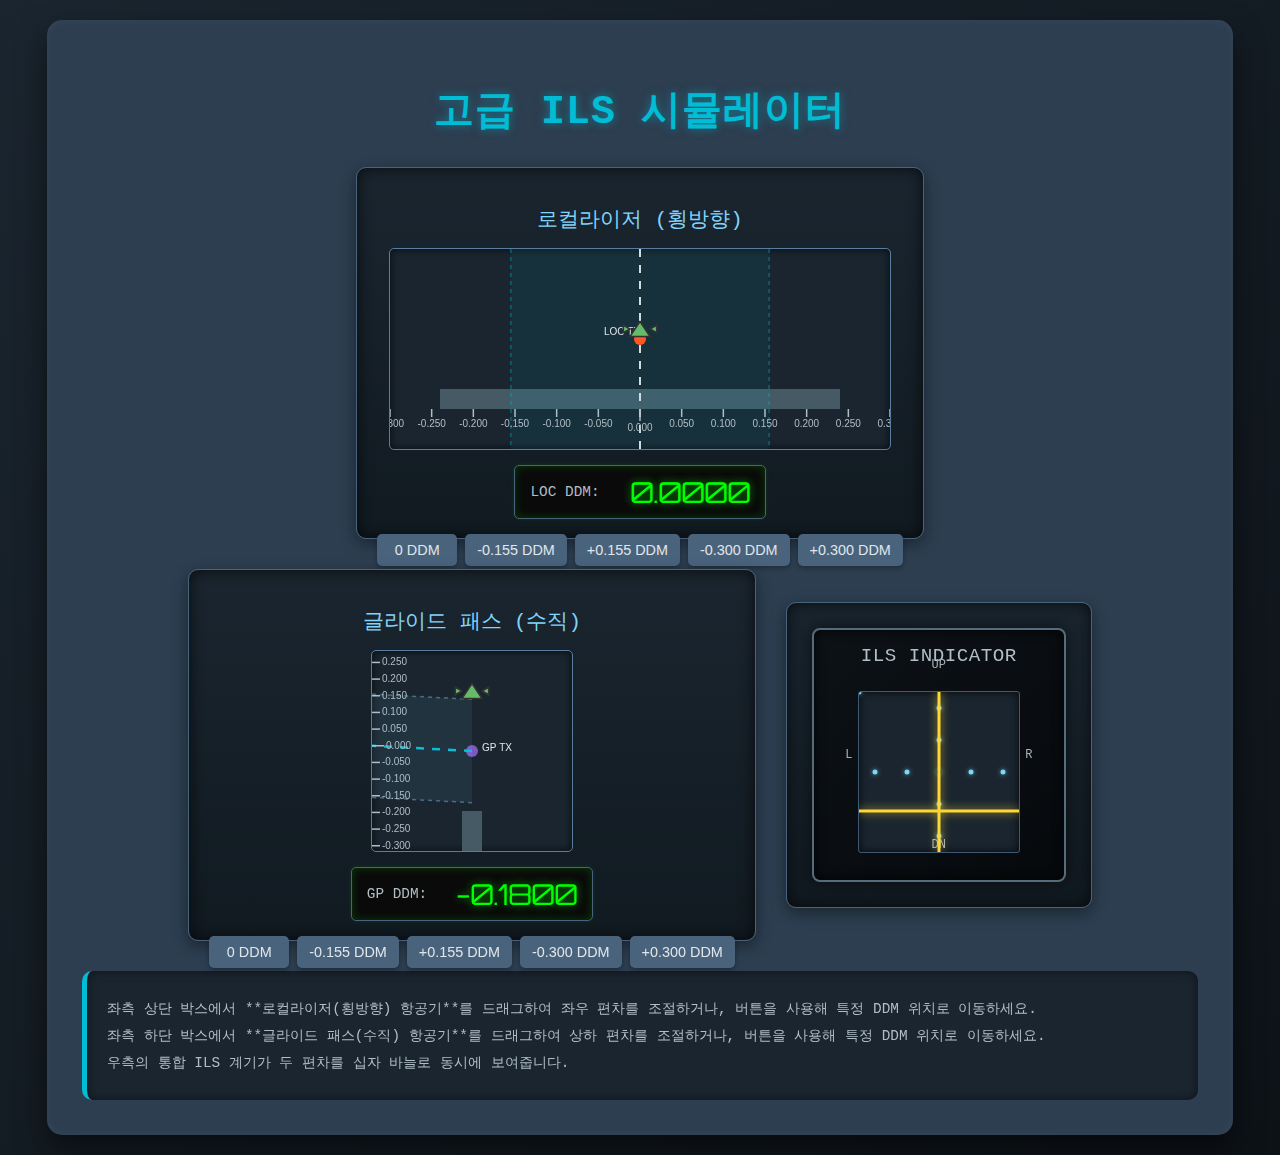
<file: ILSNEEDLESIM.HTML>
<!DOCTYPE html>
<html lang="ko">
<head>
    <meta charset="UTF-8">
    <meta name="viewport" content="width=device-width, initial-scale=1.0">
    <title>Advanced ILS Simulator</title>
    <link rel="stylesheet" href="style.css">
    <link href="https://fonts.googleapis.com/css2?family=Orbitron:wght@400;700&display=swap" rel="stylesheet">
</head>
<body>
    <div class="container">
        <h1>고급 ILS 시뮬레이터</h1>

        <div class="simulator-areas-group">
            <div class="simulator-area loc-area">
                <h2>로컬라이저 (횡방향)</h2>
                <canvas id="locCanvas" width="500" height="200"></canvas>
                <div class="ddm-display-panel">
                    <span class="ddm-label">LOC DDM:</span>
                    <span class="ddm-value" id="locDdmDisplay">0.0000</span>
                </div>
                <div class="control-buttons">
                    <button class="control-btn" id="locZeroBtn">0 DDM</button>
                    <button class="control-btn" id="locNegWidthBtn">-0.155 DDM</button>
                    <button class="control-btn" id="locPosWidthBtn">+0.155 DDM</button>
                    <button class="control-btn" id="locNeg300Btn">-0.300 DDM</button>
                    <button class="control-btn" id="locPos300Btn">+0.300 DDM</button>
                </div>
            </div>
            
            <div class="simulator-area gp-area">
                <h2>글라이드 패스 (수직)</h2>
                <canvas id="gpCanvas" width="200" height="200"></canvas> <div class="ddm-display-panel">
                    <span class="ddm-label">GP DDM:</span>
                    <span class="ddm-value" id="gpDdmDisplay">0.0000</span>
                </div>
                <div class="control-buttons">
                    <button class="control-btn" id="gpZeroBtn">0 DDM</button>
                    <button class="control-btn" id="gpNegWidthBtn">-0.155 DDM</button>
                    <button class="control-btn" id="gpPosWidthBtn">+0.155 DDM</button>
                    <button class="control-btn" id="gpNeg300Btn">-0.300 DDM</button>
                    <button class="control-btn" id="gpPos300Btn">+0.300 DDM</button>
                </div>
            </div>

            <div class="instrument-panel ils-indicator-panel">
                <div class="instrument-bezel">
                    <div class="instrument-title">ILS INDICATOR</div>
                    <div class="ils-display-area">
                        <div class="loc-dot dot-left-2"></div>
                        <div class="loc-dot dot-left-1"></div>
                        <div class="loc-dot dot-center"></div>
                        <div class="loc-dot dot-right-1"></div>
                        <div class="loc-dot dot-right-2"></div>

                        <div class="gp-dot dot-top-2"></div>
                        <div class="gp-dot dot-top-1"></div>
                        <div class="gp-dot dot-center"></div>
                        <div class="gp-dot dot-bottom-1"></div>
                        <div class="gp-dot dot-bottom-2"></div>

                        <div class="ils-needle horizontal-needle" id="locNeedle"></div>
                        <div class="ils-needle vertical-needle" id="gpNeedle"></div>
                    </div>
                    <div class="scale-labels-ils">
                        <span class="label loc-label-left">L</span>
                        <span class="label loc-label-right">R</span>
                        <span class="label gp-label-top">UP</span>
                        <span class="label gp-label-bottom">DN</span>
                    </div>
                </div>
            </div>
        </div>

        <div class="info">
            <p>좌측 상단 박스에서 **로컬라이저(횡방향) 항공기**를 드래그하여 좌우 편차를 조절하거나, 버튼을 사용해 특정 DDM 위치로 이동하세요.</p>
            <p>좌측 하단 박스에서 **글라이드 패스(수직) 항공기**를 드래그하여 상하 편차를 조절하거나, 버튼을 사용해 특정 DDM 위치로 이동하세요.</p>
            <p>우측의 통합 ILS 계기가 두 편차를 십자 바늘로 동시에 보여줍니다.</p>
        </div>
    </div>

    <script src="script.js"></script>
</body>
</html>
</file>
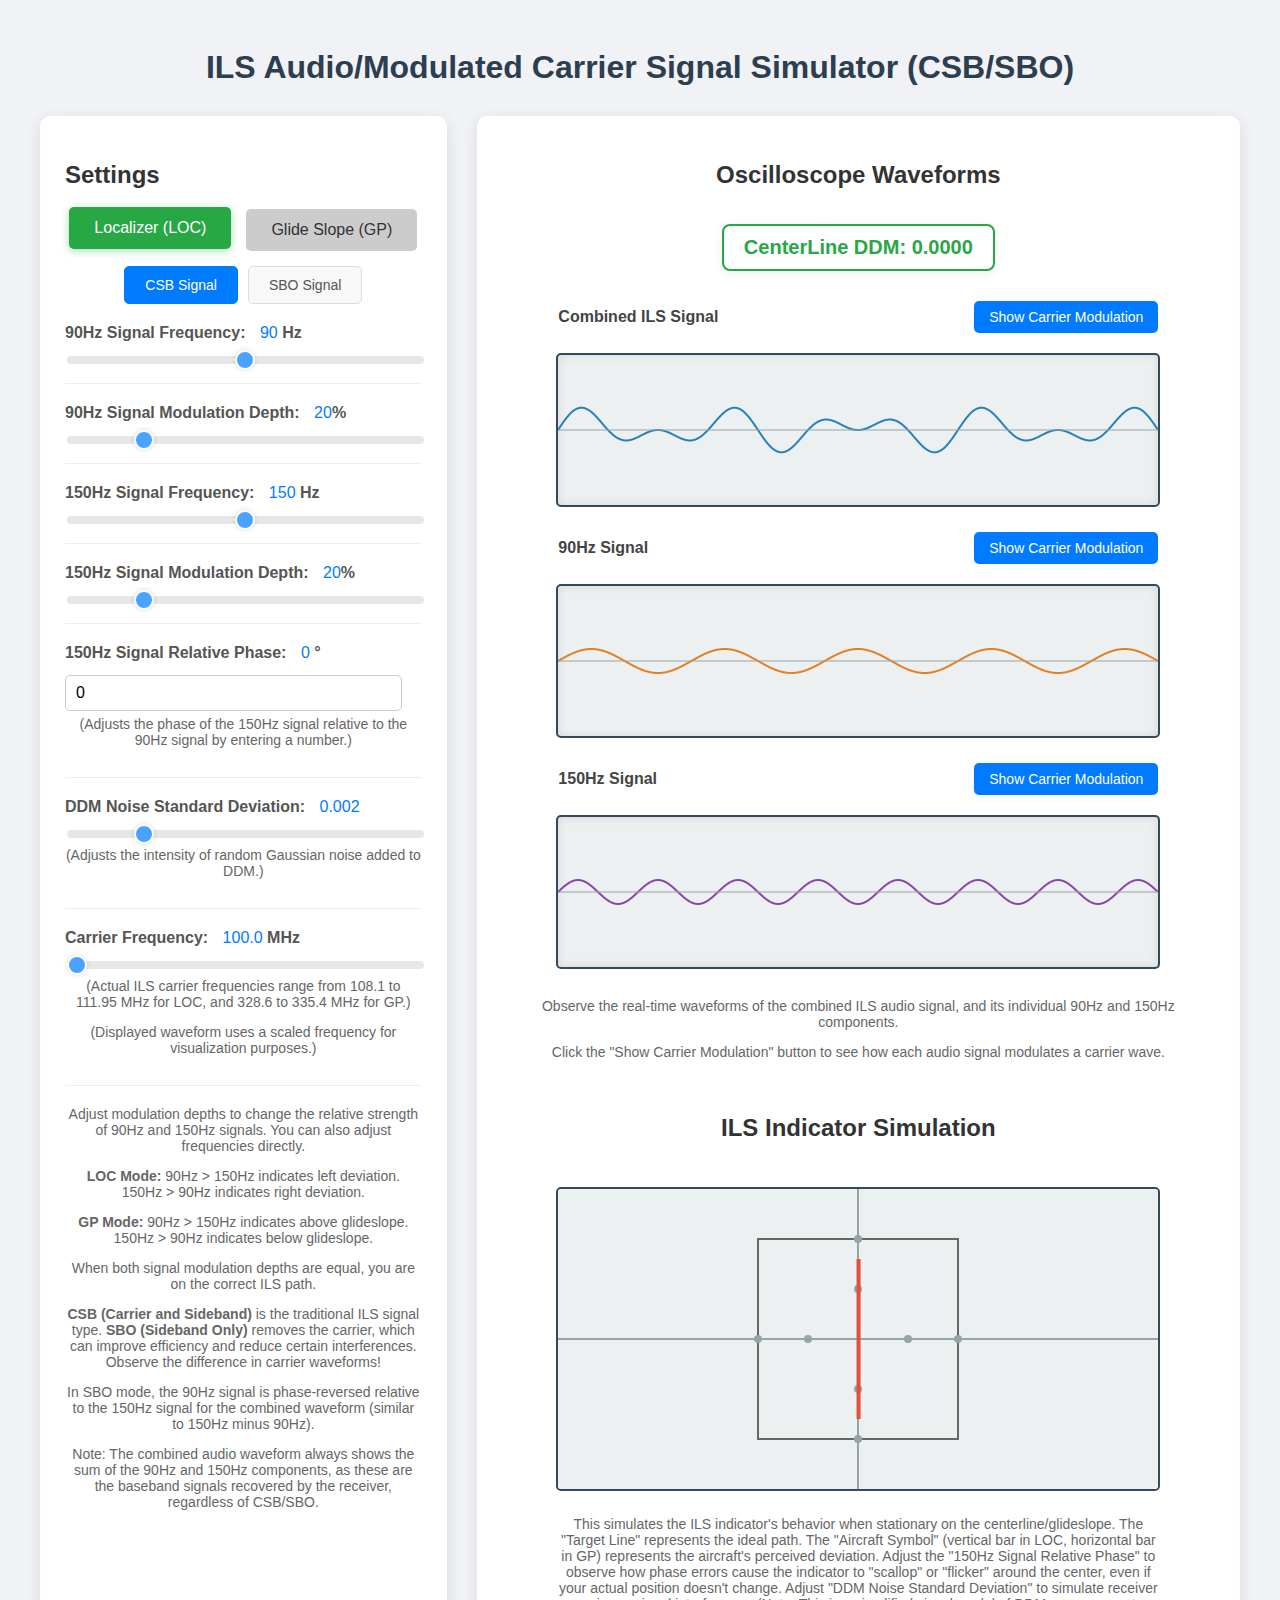
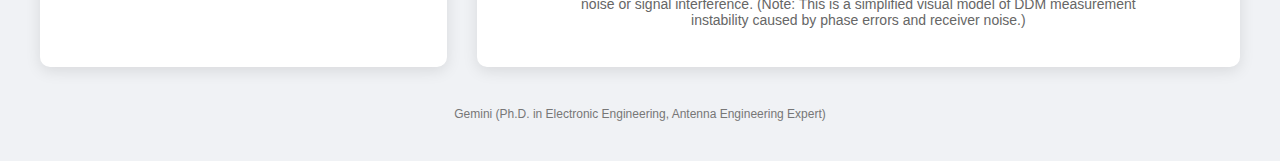
<file: ILSSIM1.HTML>
<!DOCTYPE html>
<html lang="en">
<head>
    <meta charset="UTF-8">
    <meta name="viewport" content="width=device-width, initial-scale=1.0">
    <title>ILS Audio/Modulated Carrier Signal Simulator (CSB/SBO)</title>
    <style>
        body {
            font-family: 'Segoe UI', Tahoma, Geneva, Verdana, sans-serif;
            display: flex;
            flex-direction: column;
            align-items: center;
            padding: 20px;
            background-color: #f0f2f5;
            color: #333;
        }
        h1 {
            color: #2c3e50;
            margin-bottom: 30px;
        }
        .container {
            display: flex;
            flex-wrap: wrap;
            gap: 30px;
            width: 100%;
            max-width: 1200px;
            justify-content: center;
        }
        .controls, .display {
            background-color: #ffffff;
            padding: 25px;
            border-radius: 10px;
            box-shadow: 0 4px 15px rgba(0, 0, 0, 0.1);
        }
        .controls {
            flex: 1;
            min-width: 300px;
        }
        .display {
            flex: 2;
            min-width: 400px;
            display: flex;
            flex-direction: column;
            align-items: center;
        }
        .control-group {
            margin-bottom: 20px;
            border-bottom: 1px solid #eee;
            padding-bottom: 15px;
        }
        .control-group:last-child {
            border-bottom: none;
            margin-bottom: 0;
            padding-bottom: 0;
        }
        label {
            display: block;
            margin-bottom: 8px;
            font-weight: bold;
            color: #555;
        }
        input[type="number"] {
            width: calc(100% - 20px);
            padding: 8px 10px;
            margin-top: 5px;
            border: 1px solid #ccc;
            border-radius: 5px;
            font-size: 16px;
            box-sizing: border-box;
        }
        input[type="range"] {
            width: 100%;
            -webkit-appearance: none;
            height: 8px;
            background: #ddd;
            border-radius: 5px;
            outline: none;
            opacity: 0.7;
            transition: opacity .2s;
        }
        input[type="range"]:hover {
            opacity: 1;
        }
        input[type="range"]::-webkit-slider-thumb {
            -webkit-appearance: none;
            appearance: none;
            width: 20px;
            height: 20px;
            border-radius: 50%;
            background: #007bff;
            cursor: pointer;
            border: 2px solid #fff;
            box-shadow: 0 0 5px rgba(0, 0, 0, 0.2);
        }
        input[type="range"]::-moz-range-thumb {
            width: 20px;
            height: 20px;
            border-radius: 50%;
            background: #007bff;
            cursor: pointer;
            border: 2px solid #fff;
            box-shadow: 0 0 5px rgba(0, 0, 0, 0.2);
        }
        output {
            display: inline-block;
            margin-left: 10px;
            font-weight: normal;
            color: #007bff;
        }
        .waveform-container, .indicator-container {
            display: flex;
            flex-direction: column;
            gap: 15px;
            width: 100%;
            align-items: center;
            margin-top: 20px;
        }
        canvas {
            border: 2px solid #34495e;
            background-color: #ecf0f1;
            margin-top: 10px;
            border-radius: 5px;
            box-shadow: inset 0 0 10px rgba(0, 0, 0, 0.1);
        }
        .canvas-header {
            display: flex;
            justify-content: space-between;
            align-items: center;
            width: 600px;
            margin-top: 10px;
            margin-bottom: -5px;
        }
        .canvas-label {
            font-weight: bold;
            color: #444;
        }
        .toggle-btn {
            padding: 8px 15px;
            border: none;
            border-radius: 5px;
            background-color: #007bff;
            color: white;
            font-size: 14px;
            cursor: pointer;
            transition: background-color 0.3s, transform 0.2s;
        }
        .toggle-btn:hover {
            background-color: #0056b3;
            transform: translateY(-1px);
        }
        .mode-selection {
            display: flex;
            justify-content: center;
            gap: 15px;
            margin-bottom: 25px;
        }
        .mode-selection button {
            padding: 12px 25px;
            border: none;
            border-radius: 5px;
            background-color: #ccc;
            color: #333;
            font-size: 16px;
            cursor: pointer;
            transition: background-color 0.3s, transform 0.2s;
        }
        .mode-selection button.active {
            background-color: #28a745;
            color: white;
            box-shadow: 0 2px 8px rgba(40, 167, 69, 0.4);
            transform: translateY(-2px);
        }
        .mode-selection button:hover:not(.active) {
            background-color: #b0b0b0;
        }

        .signal-type-selection {
            display: flex;
            justify-content: center;
            gap: 10px;
            margin-bottom: 20px;
            margin-top: -10px;
        }
        .signal-type-selection button {
            padding: 10px 20px;
            border: 1px solid #ddd;
            border-radius: 5px;
            background-color: #f8f8f8;
            color: #555;
            font-size: 14px;
            cursor: pointer;
            transition: background-color 0.3s, border-color 0.3s;
        }
        .signal-type-selection button.active {
            background-color: #007bff;
            color: white;
            border-color: #007bff;
        }
        .signal-type-selection button:hover:not(.active) {
            background-color: #e9e9e9;
        }


        .description {
            font-size: 14px;
            color: #666;
            margin-top: 15px;
            text-align: center;
        }
        .ddm-display {
            font-size: 20px;
            font-weight: bold;
            color: #e74c3c;
            margin-top: 15px;
            padding: 10px 20px;
            border: 2px solid #e74c3c;
            border-radius: 8px;
            background-color: #fff;
            box-shadow: 0 2px 10px rgba(0, 0, 0, 0.08);
            text-align: center;
        }
        .ddm-display.on-path {
            color: #28a745;
            border-color: #28a745;
        }
        .ddm-display.on-positive {
            color: #007bff;
            border-color: #007bff;
        }
        .signature-text {
            margin-top: 40px;
            font-size: 12px;
            color: #777;
        }
        .indicator-description {
            font-size: 14px;
            color: #666;
            margin-top: 10px;
            text-align: center;
            width: 600px;
        }
    </style>
</head>
<body>
    <h1>ILS Audio/Modulated Carrier Signal Simulator (CSB/SBO)</h1>

    <div class="container">
        <div class="controls">
            <h2>Settings</h2>

            <div class="mode-selection">
                <button id="locModeBtn" class="active">Localizer (LOC)</button>
                <button id="gpModeBtn">Glide Slope (GP)</button>
            </div>

            <div class="signal-type-selection">
                <button id="csbModeBtn" class="active">CSB Signal</button>
                <button id="sboModeBtn">SBO Signal</button>
            </div>

            <div class="control-group">
                <label for="freq90">90Hz Signal Frequency: <output id="outputFreq90">90</output> Hz</label>
                <input type="range" id="freq90" min="70" max="110" value="90" step="1">
            </div>

            <div class="control-group">
                <label for="modDepth90">90Hz Signal Modulation Depth: <output id="outputModDepth90">20</output>%</label>
                <input type="range" id="modDepth90" min="0" max="100" value="20" step="1">
            </div>

            <div class="control-group">
                <label for="freq150">150Hz Signal Frequency: <output id="outputFreq150">150</output> Hz</label>
                <input type="range" id="freq150" min="130" max="170" value="150" step="1">
            </div>

            <div class="control-group">
                <label for="modDepth150">150Hz Signal Modulation Depth: <output id="outputModDepth150">20</output>%</label>
                <input type="range" id="modDepth150" min="0" max="100" value="20" step="1">
            </div>

            <div class="control-group">
                <label for="phaseOffset">150Hz Signal Relative Phase: <output id="outputPhaseOffset">0</output> °</label>
                <input type="number" id="phaseOffset" min="-180" max="180" value="0" step="1">
                <p class="description" style="margin-top: 5px;">(Adjusts the phase of the 150Hz signal relative to the 90Hz signal by entering a number.)</p>
            </div>

            <div class="control-group">
                <label for="noiseStdDev">DDM Noise Standard Deviation: <output id="outputNoiseStdDev">0.002</output></label>
                <input type="range" id="noiseStdDev" min="0.000" max="0.010" value="0.002" step="0.001">
                <p class="description" style="margin-top: 5px;">(Adjusts the intensity of random Gaussian noise added to DDM.)</p>
            </div>

            <div class="control-group">
                <label for="carrierFreq">Carrier Frequency: <output id="outputCarrierFreq">100.0</output> MHz</label>
                <input type="range" id="carrierFreq" min="100" max="330" value="100" step="0.1">
                <p class="description" style="margin-top: 5px;">(Actual ILS carrier frequencies range from 108.1 to 111.95 MHz for LOC, and 328.6 to 335.4 MHz for GP.)</p>
                <p class="description" style="margin-top: 5px;">(Displayed waveform uses a scaled frequency for visualization purposes.)</p>
            </div>

            <div class="description">
                <p>Adjust modulation depths to change the relative strength of 90Hz and 150Hz signals. You can also adjust frequencies directly.</p>
                <p><b>LOC Mode:</b> 90Hz > 150Hz indicates left deviation. 150Hz > 90Hz indicates right deviation.</p>
                <p><b>GP Mode:</b> 90Hz > 150Hz indicates above glideslope. 150Hz > 90Hz indicates below glideslope.</p>
                <p>When both signal modulation depths are equal, you are on the correct ILS path.</p>
                <p><b>CSB (Carrier and Sideband)</b> is the traditional ILS signal type. <b>SBO (Sideband Only)</b> removes the carrier, which can improve efficiency and reduce certain interferences. Observe the difference in carrier waveforms!</p>
                <p>In SBO mode, the 90Hz signal is phase-reversed relative to the 150Hz signal for the combined waveform (similar to 150Hz minus 90Hz).</p>
                <p>Note: The combined audio waveform always shows the sum of the 90Hz and 150Hz components, as these are the baseband signals recovered by the receiver, regardless of CSB/SBO.</p>
            </div>
        </div>

        <div class="display">
            <h2>Oscilloscope Waveforms</h2>
            <div class="ddm-display" id="ddmDisplay">CenterLine DDM: 0.0000</div>
            <div class="waveform-container">
                <div class="canvas-header">
                    <span class="canvas-label">Combined ILS Signal</span>
                    <button class="toggle-btn" data-canvas-type="combined">Show Carrier Modulation</button>
                </div>
                <canvas id="combinedCanvas" width="600" height="150"></canvas>

                <div class="canvas-header">
                    <span class="canvas-label">90Hz Signal</span>
                    <button class="toggle-btn" data-canvas-type="signal90">Show Carrier Modulation</button>
                </div>
                <canvas id="signal90Canvas" width="600" height="150"></canvas>

                <div class="canvas-header">
                    <span class="canvas-label">150Hz Signal</span>
                    <button class="toggle-btn" data-canvas-type="signal150">Show Carrier Modulation</button>
                </div>
                <canvas id="signal150Canvas" width="600" height="150"></canvas>
            </div>
            <div class="description">
                <p>Observe the real-time waveforms of the combined ILS audio signal, and its individual 90Hz and 150Hz components.</p>
                <p>Click the "Show Carrier Modulation" button to see how each audio signal modulates a carrier wave.</p>
            </div>

            <div class="indicator-container">
                <h2>ILS Indicator Simulation</h2>
                <canvas id="indicatorCanvas" width="600" height="300"></canvas>
                <p class="indicator-description">
                    This simulates the ILS indicator's behavior when stationary on the centerline/glideslope.
                    The "Target Line" represents the ideal path. The "Aircraft Symbol" (vertical bar in LOC, horizontal bar in GP)
                    represents the aircraft's perceived deviation.
                    Adjust the "150Hz Signal Relative Phase" to observe how phase errors cause the indicator to "scallop" or "flicker" around the center, even if your actual position doesn't change.
                    Adjust "DDM Noise Standard Deviation" to simulate receiver noise or signal interference.
                    (Note: This is a simplified visual model of DDM measurement instability caused by phase errors and receiver noise.)
                </p>
            </div>
        </div>
    </div>

    <p class="signature-text">Gemini (Ph.D. in Electronic Engineering, Antenna Engineering Expert)</p>

    <script>
        const freq90Input = document.getElementById('freq90');
        const modDepth90Input = document.getElementById('modDepth90');
        const freq150Input = document.getElementById('freq150');
        const modDepth150Input = document.getElementById('modDepth150');
        const phaseOffsetInput = document.getElementById('phaseOffset');    
        const noiseStdDevInput = document.getElementById('noiseStdDev');
        const carrierFreqInput = document.getElementById('carrierFreq');    

        const outputFreq90 = document.getElementById('outputFreq90');
        const outputModDepth90 = document.getElementById('outputModDepth90');
        const outputFreq150 = document.getElementById('outputFreq150');
        const outputModDepth150 = document.getElementById('outputModDepth150');
        const outputPhaseOffset = document.getElementById('outputPhaseOffset');    
        const outputNoiseStdDev = document.getElementById('outputNoiseStdDev');
        const outputCarrierFreq = document.getElementById('outputCarrierFreq');
        const ddmDisplay = document.getElementById('ddmDisplay');    

        const locModeBtn = document.getElementById('locModeBtn');
        const gpModeBtn = document.getElementById('gpModeBtn');
        const csbModeBtn = document.getElementById('csbModeBtn');
        const sboModeBtn = document.getElementById('sboModeBtn');

        const combinedCanvas = document.getElementById('combinedCanvas');
        const ctxCombined = combinedCanvas.getContext('2d');
        const signal90Canvas = document.getElementById('signal90Canvas');
        const ctxSignal90 = signal90Canvas.getContext('2d');
        const signal150Canvas = document.getElementById('signal150Canvas');
        const ctxSignal150 = signal150Canvas.getContext('2d');

        const indicatorCanvas = document.getElementById('indicatorCanvas');
        const ctxIndicator = indicatorCanvas.getContext('2d');

        const toggleButtons = document.querySelectorAll('.toggle-btn');

        let showCarrierModulation = {
            combined: false,
            signal90: false,
            signal150: false
        };

        let currentFreq90 = parseFloat(freq90Input.value);
        let currentModDepth90 = parseFloat(modDepth90Input.value);    
        let currentFreq150 = parseFloat(freq150Input.value);
        let currentModDepth150 = parseFloat(modDepth150Input.value);    
        let currentPhaseOffsetDeg = parseFloat(phaseOffsetInput.value);    
        let currentNoiseStdDev = parseFloat(noiseStdDevInput.value);
        let currentCarrierFreqMHz = parseFloat(carrierFreqInput.value);    
        let currentMode = 'LOC'; // 'LOC' or 'GP'
        let currentSignalType = 'CSB'; // 'CSB' or 'SBO'

        const VISUAL_CARRIER_SCALE_FACTOR = 10000;    
        const AMPLITUDE_SCALE_FACTOR_AUDIO = 2.5;    
        const AMPLITUDE_SCALE_FACTOR_CARRIER = 2.2;    

        // --- ILS Indicator Specific Constants ---
        const DDM_FSD_LOC = 0.155; 
        const DDM_FSD_GP = 0.175;  
        const DDM_PHASE_NOISE_SCALE = 0.005;
        const DOT_COUNT = 4;
        let lastFluctuatingDDM = 0;

        let spareRandom = null;

        function gaussianRandom(mean = 0, stdDev = 1) {
            let val, u, v, s, mul;

            if (spareRandom !== null) {
                val = spareRandom;
                spareRandom = null;
            } else {
                do {
                    u = Math.random() * 2 - 1;
                    v = Math.random() * 2 - 1;
                    s = u * u + v * v;
                } while (s === 0 || s >= 1);

                mul = Math.sqrt(-2 * Math.log(s) / s);
                val = u * mul;
                spareRandom = v * mul;
            }
            return mean + stdDev * val;
        }

        function calculateDDM(modDepth90, modDepth150) {
            const m90 = modDepth90 / 100;
            const m150 = modDepth150 / 100;

            if (m90 + m150 === 0) {
                return 0;    
            }
            return (m150 - m90) / (m150 + m90);
        }

        function getFluctuatingDDM(baseDDM, phaseOffsetDeg, gaussianNoiseStdDev) {
            const phaseNoiseAmplitude = Math.abs(phaseOffsetDeg / 180) * DDM_PHASE_NOISE_SCALE;
            const phaseNoise = (Math.sin(Date.now() / 200) + Math.cos(Date.now() / 350)) / 2 * phaseNoiseAmplitude;
            
            const gaussianNoise = gaussianRandom(0, gaussianNoiseStdDev);

            const totalNoise = phaseNoise + gaussianNoise;

            lastFluctuatingDDM = lastFluctuatingDDM * 0.9 + (baseDDM + totalNoise) * 0.1; 
            return lastFluctuatingDDM;
        }

        function updateDDMDisplay() {
            const baseDDMValue = calculateDDM(currentModDepth90, currentModDepth150);
            ddmDisplay.textContent = `CenterLine DDM: ${baseDDMValue.toFixed(4)}`;    

            ddmDisplay.classList.remove('on-path', 'on-positive');    
            
            const ddmThreshold = 0.0001;    

            if (baseDDMValue > ddmThreshold) {    
                ddmDisplay.classList.add('on-positive');
            } else if (baseDDMValue < -ddmThreshold) {    
                // Default color is red
            } else {    
                ddmDisplay.classList.add('on-path');
            }
        }

        function updateValues() {
            currentFreq90 = parseFloat(freq90Input.value);
            currentModDepth90 = parseFloat(modDepth90Input.value);
            currentFreq150 = parseFloat(freq150Input.value);
            currentModDepth150 = parseFloat(modDepth150Input.value);
            currentPhaseOffsetDeg = parseFloat(phaseOffsetInput.value);    
            
            if (currentPhaseOffsetDeg > 180) currentPhaseOffsetDeg = 180;
            if (currentPhaseOffsetDeg < -180) currentPhaseOffsetDeg = -180;
            phaseOffsetInput.value = currentPhaseOffsetDeg;

            currentNoiseStdDev = parseFloat(noiseStdDevInput.value);
            currentCarrierFreqMHz = parseFloat(carrierFreqInput.value);

            outputFreq90.textContent = currentFreq90;
            outputModDepth90.textContent = currentModDepth90;
            outputFreq150.textContent = currentFreq150;
            outputModDepth150.textContent = currentModDepth150;
            outputPhaseOffset.textContent = currentPhaseOffsetDeg;    
            outputNoiseStdDev.textContent = currentNoiseStdDev.toFixed(3);
            outputCarrierFreq.textContent = currentCarrierFreqMHz.toFixed(1);    

            updateDDMDisplay();    
            drawWaveforms();
        }

        function animateIndicator() {
            const baseDDM = calculateDDM(currentModDepth90, currentModDepth150);
            const fluctuatingDDM = getFluctuatingDDM(baseDDM, currentPhaseOffsetDeg, currentNoiseStdDev);
            drawIndicator(fluctuatingDDM);
            requestAnimationFrame(animateIndicator);
        }

        // Modified drawWaveforms to correctly handle CSB and SBO signal generation with 90Hz phase reversal
        function drawWaveforms() {
            const sampleRate = 44100;    
            const duration = 0.05;    
            const numSamples = sampleRate * duration;

            const visualCarrierFreq = currentCarrierFreqMHz * VISUAL_CARRIER_SCALE_FACTOR;
            const phaseOffsetRad = currentPhaseOffsetDeg * (Math.PI / 180);    

            let combinedAudioPoints = [];
            let signal90AudioPoints = [];
            let signal150AudioPoints = [];

            let combinedCarrierPoints = [];
            let signal90CarrierPoints = [];
            let signal150CarrierPoints = [];

            for (let i = 0; i < numSamples; i++) {
                const time = i / sampleRate;
                const carrierPhase = 2 * Math.PI * visualCarrierFreq * time;

                // Baseband Audio signals
                const audio90 = Math.sin(2 * Math.PI * currentFreq90 * time);
                const audio150 = Math.sin(2 * Math.PI * currentFreq150 * time + phaseOffsetRad);

                // Modulated Audio signals (amplitude scaled by modulation depth)
                const modulatedAudio90 = audio90 * (currentModDepth90 / 100);
                const modulatedAudio150 = audio150 * (currentModDepth150 / 100);

                // --- MODIFICATION START ---
                // For audio waveforms, both CSB and SBO modes should show the simple sum of the baseband audio signals.
                // The difference (150Hz - 90Hz) is relevant for DDM calculation *after* demodulation,
                // or for the carrier-modulated SBO composite signal's null property, not the original audio.
                const combinedAudioSignal = modulatedAudio90 + modulatedAudio150;
                // --- MODIFICATION END ---

                combinedAudioPoints.push(combinedAudioSignal);
                signal90AudioPoints.push(modulatedAudio90);
                signal150AudioPoints.push(modulatedAudio150);

                // Carrier signal (cosine for I-component, sine for Q-component in quadrature)
                const carrier_I = Math.cos(carrierPhase); // In-phase carrier
                const carrier_Q = Math.sin(carrierPhase); // Quadrature carrier (90 deg phase shifted)

                let carrierSignal90_modulated, carrierSignal150_modulated, combinedModulatedCarrier;

                if (currentSignalType === 'CSB') {
                    // CSB (Carrier and Sideband - traditional AM)
                    carrierSignal90_modulated = (1 + modulatedAudio90) * carrier_I;
                    carrierSignal150_modulated = (1 + modulatedAudio150) * carrier_I;
                    
                    const scaledCombinedAudio = (modulatedAudio90 + modulatedAudio150) / 2; // Use sum for CSB carrier
                    combinedModulatedCarrier = (1 + scaledCombinedAudio) * carrier_I;

                } else { // SBO (Sideband Only - USB for 90Hz, LSB for 150Hz)
                    // SSB Generation using Quadrature Modulation
                    // M(t) = A * sin(omega_m * t)
                    // M_hat(t) = A * cos(omega_m * t)
                    // USB = M(t) * cos(omega_c * t) - M_hat(t) * sin(omega_c * t)
                    // LSB = M(t) * cos(omega_c * t) + M_hat(t) * sin(omega_c * t)

                    // 90Hz USB component (using original modulatedAudio90 for individual display)
                    const audio90_hat = Math.cos(2 * Math.PI * currentFreq90 * time) * (currentModDepth90 / 100); 
                    carrierSignal90_modulated = (modulatedAudio90 * carrier_I) - (audio90_hat * carrier_Q);

                    // 150Hz LSB component
                    const audio150_hat = Math.cos(2 * Math.PI * currentFreq150 * time + phaseOffsetRad) * (currentModDepth150 / 100); 
                    carrierSignal150_modulated = (modulatedAudio150 * carrier_I) + (audio150_hat * carrier_Q);
                    
                    // Combined SBO signal on carrier: 150Hz LSB minus 90Hz USB to reflect DDM logic
                    combinedModulatedCarrier = carrierSignal150_modulated - carrierSignal90_modulated; 
                }

                signal90CarrierPoints.push(carrierSignal90_modulated);
                signal150CarrierPoints.push(carrierSignal150_modulated);
                combinedCarrierPoints.push(combinedModulatedCarrier);
            }

            drawCanvasBasedOnToggle(ctxCombined, combinedCanvas, combinedAudioPoints, combinedCarrierPoints, showCarrierModulation.combined, '#2980b9');
            drawCanvasBasedOnToggle(ctxSignal90, signal90Canvas, signal90AudioPoints, signal90CarrierPoints, showCarrierModulation.signal90, '#e67e22');
            drawCanvasBasedOnToggle(ctxSignal150, signal150Canvas, signal150AudioPoints, signal150CarrierPoints, showCarrierModulation.signal150, '#8e44ad');
        }

        function drawCanvasBasedOnToggle(ctx, canvas, audioPoints, carrierPoints, isCarrierMode, color) {
            if (isCarrierMode) {
                // Adjust amplitude scaling for SBO to better visualize
                const sboAmplitudeScaleFactor = (currentSignalType === 'SBO') ? AMPLITUDE_SCALE_FACTOR_CARRIER * 1.5 : AMPLITUDE_SCALE_FACTOR_CARRIER; 
                drawSingleWaveform(ctx, canvas, carrierPoints, color, sboAmplitudeScaleFactor);
            } else {
                drawSingleWaveform(ctx, canvas, audioPoints, color, AMPLITUDE_SCALE_FACTOR_AUDIO);
            }
        }

        function drawSingleWaveform(ctx, canvas, points, color, amplitudeDivisor) {
            ctx.clearRect(0, 0, canvas.width, canvas.height);    
            ctx.strokeStyle = color;    
            ctx.lineWidth = (amplitudeDivisor === AMPLITUDE_SCALE_FACTOR_CARRIER || currentSignalType === 'SBO') ? 1 : 2;    

            const centerY = canvas.height / 2;
            const amplitudeScale = canvas.height / amplitudeDivisor;    

            ctx.beginPath();
            ctx.moveTo(0, centerY);

            const numSamples = points.length;
            for (let i = 0; i < numSamples; i++) {
                const x = (i / numSamples) * canvas.width;
                const y = centerY - (points[i] * amplitudeScale);
                ctx.lineTo(x, y);
            }
            ctx.stroke();

            ctx.strokeStyle = '#95a5a6';
            ctx.lineWidth = 1;
            ctx.beginPath();
            ctx.moveTo(0, centerY);
            ctx.lineTo(canvas.width, centerY);
            ctx.stroke();
        }

        function drawIndicator(ddm) {
            ctxIndicator.clearRect(0, 0, indicatorCanvas.width, indicatorCanvas.height);

            const canvasWidth = indicatorCanvas.width;
            const canvasHeight = indicatorCanvas.height;
            const centerX = canvasWidth / 2;
            const centerY = canvasHeight / 2;

            const MAX_DDM_INDICATOR = (currentMode === 'LOC') ? DDM_FSD_LOC : DDM_FSD_GP;
            
            ddm = Math.max(-MAX_DDM_INDICATOR, Math.min(MAX_DDM_INDICATOR, ddm));
            let normalizedDdm = ddm / MAX_DDM_INDICATOR;

            ctxIndicator.fillStyle = '#ecf0f1';
            ctxIndicator.fillRect(0, 0, canvasWidth, canvasHeight);

            ctxIndicator.strokeStyle = '#666';
            ctxIndicator.lineWidth = 2;
            const boxWidth = 200;
            const boxHeight = 200;
            ctxIndicator.strokeRect(centerX - boxWidth / 2, centerY - boxHeight / 2, boxWidth, boxHeight);

            ctxIndicator.strokeStyle = '#95a5a6';
            ctxIndicator.lineWidth = 2;
            ctxIndicator.beginPath();
            ctxIndicator.moveTo(centerX, 0);
            ctxIndicator.lineTo(centerX, canvasHeight);
            ctxIndicator.moveTo(0, centerY);
            ctxIndicator.lineTo(canvasWidth, centerY);
            ctxIndicator.stroke();

            ctxIndicator.fillStyle = '#95a5a6';
            const dotRadius = 4;
            const dotTravelRange = boxWidth / 2;
            const dotSpacing = dotTravelRange / (DOT_COUNT / 2);

            for (let i = -DOT_COUNT / 2; i <= DOT_COUNT / 2; i++) {
                if (i !== 0) {
                    ctxIndicator.beginPath();
                    ctxIndicator.arc(centerX + i * dotSpacing, centerY, dotRadius, 0, Math.PI * 2); 
                    ctxIndicator.fill();
                    
                    ctxIndicator.beginPath();
                    ctxIndicator.arc(centerX, centerY + i * dotSpacing, dotRadius, 0, Math.PI * 2); 
                    ctxIndicator.fill();
                }
            }

            ctxIndicator.strokeStyle = '#e74c3c';
            ctxIndicator.lineWidth = 4;

            let indicatorPosition;

            if (currentMode === 'LOC') {
                indicatorPosition = centerX + normalizedDdm * dotTravelRange; 
                ctxIndicator.beginPath();
                ctxIndicator.moveTo(indicatorPosition, centerY - 80);
                ctxIndicator.lineTo(indicatorPosition, centerY + 80);
                ctxIndicator.stroke();
            } else {
                indicatorPosition = centerY - normalizedDdm * dotTravelRange; 
                ctxIndicator.beginPath();
                ctxIndicator.moveTo(centerX - 80, indicatorPosition);
                ctxIndicator.lineTo(centerX + 80, indicatorPosition);
                ctxIndicator.stroke();
            }
        }

        // Event Listeners for sliders
        freq90Input.addEventListener('input', updateValues);
        modDepth90Input.addEventListener('input', updateValues);
        freq150Input.addEventListener('input', updateValues);
        modDepth150Input.addEventListener('input', updateValues);
        phaseOffsetInput.addEventListener('input', updateValues);
        noiseStdDevInput.addEventListener('input', updateValues);
        carrierFreqInput.addEventListener('input', updateValues);    

        // Event Listeners for LOC/GP mode buttons
        locModeBtn.addEventListener('click', () => {
            currentMode = 'LOC';
            locModeBtn.classList.add('active');
            gpModeBtn.classList.remove('active');
            modDepth90Input.value = 20;
            modDepth150Input.value = 20;
            updateValues();
        });

        gpModeBtn.addEventListener('click', () => {
            currentMode = 'GP';
            gpModeBtn.classList.add('active');
            locModeBtn.classList.remove('active');
            modDepth90Input.value = 40;
            modDepth150Input.value = 40;
            updateValues();
        });

        // Event Listeners for CSB/SBO signal type buttons
        csbModeBtn.addEventListener('click', () => {
            currentSignalType = 'CSB';
            csbModeBtn.classList.add('active');
            sboModeBtn.classList.remove('active');
            updateValues();
        });

        sboModeBtn.addEventListener('click', () => {
            currentSignalType = 'SBO';
            sboModeBtn.classList.add('active');
            csbModeBtn.classList.remove('active');
            updateValues();
        });

        // Event Listeners for toggle buttons
        toggleButtons.forEach(button => {
            button.addEventListener('click', () => {
                const canvasType = button.dataset.canvasType;    
                showCarrierModulation[canvasType] = !showCarrierModulation[canvasType];    

                if (showCarrierModulation[canvasType]) {
                    button.textContent = "Show Audio Waveform";
                } else {
                    button.textContent = "Show Carrier Modulation";
                }
                drawWaveforms();    
            });
        });

        // Initial setup and start animation
        updateValues();
        animateIndicator();
    </script>
</body>
</html>
</file>
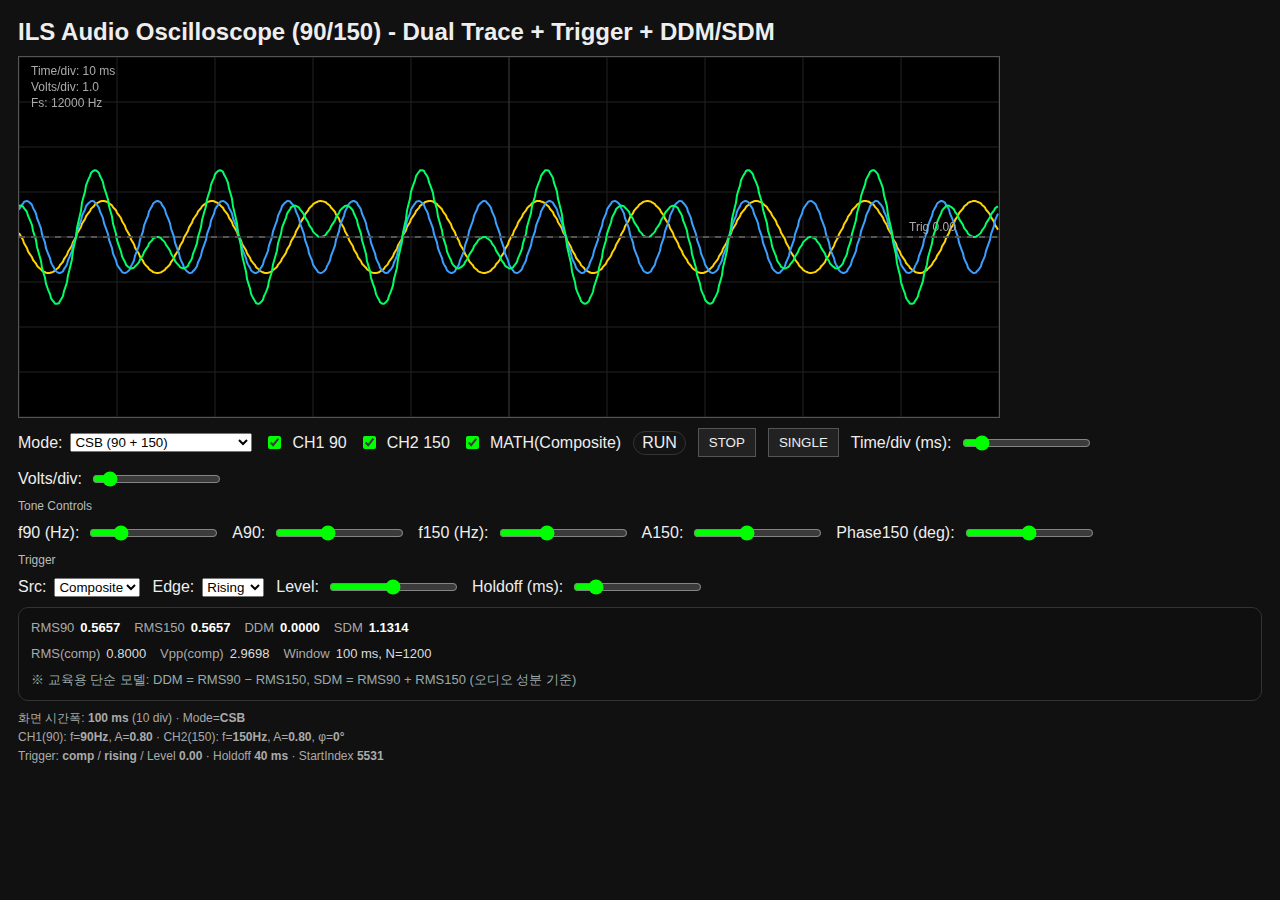
<file: 오실로스코프.html>
<!DOCTYPE html>
<html lang="ko">
<head>
<meta charset="UTF-8" />
<title>ILS Audio Oscilloscope (CSB/SBO) - Dual Trace + Trigger + DDM/SDM</title>
<style>
  body { background:#111; color:#eee; font-family: Arial, sans-serif; margin:18px; }
  h2 { margin:0 0 10px 0; }
  canvas { background:#000; border:1px solid #555; display:block; }
  .controls { margin-top:10px; display:flex; flex-wrap:wrap; gap:12px; align-items:center; }
  label { display:flex; gap:8px; align-items:center; }
  select, button, input[type="range"], input[type="checkbox"] { accent-color:#0f0; }
  button { background:#222; color:#eee; border:1px solid #555; padding:6px 10px; cursor:pointer; }
  button:hover { background:#2b2b2b; }
  .readout { color:#aaa; font-size:12px; margin-top:8px; line-height:1.55; }
  .pill { padding:2px 8px; border:1px solid #333; border-radius:999px; background:#141414; }
  .groupTitle { color:#bbb; font-size:12px; margin-top:10px; }
  .measure {
    margin-top:10px;
    padding:10px 12px;
    border:1px solid #333;
    background:#0f0f0f;
    border-radius:10px;
    color:#ddd;
    font-size:13px;
    line-height:1.55;
  }
  .measure b { color:#fff; }
  .row { display:flex; flex-wrap:wrap; gap:14px; }
  .kv { display:flex; gap:6px; align-items:baseline; }
  .kv .k { color:#aaa; }
  .kv .v { font-variant-numeric: tabular-nums; }
</style>
</head>
<body>

<h2>ILS Audio Oscilloscope (90/150) - Dual Trace + Trigger + DDM/SDM</h2>
<canvas id="scope" width="980" height="360"></canvas>

<div class="controls">
  <label>
    Mode:
    <select id="ilsMode">
      <option value="csb" selected>CSB (90 + 150)</option>
      <option value="sbo">SBO (90 − 150)</option>
      <option value="sum">CSB + SBO (교육용: 2×90)</option>
    </select>
  </label>

  <label><input type="checkbox" id="show90" checked> CH1 90</label>
  <label><input type="checkbox" id="show150" checked> CH2 150</label>
  <label><input type="checkbox" id="showComp" checked> MATH(Composite)</label>

  <span class="pill" id="runState">RUN</span>
  <button id="btnRunStop">STOP</button>
  <button id="btnSingle">SINGLE</button>

  <label>
    Time/div (ms):
    <input type="range" id="msPerDiv" min="1" max="80" step="1" value="10">
  </label>

  <label>
    Volts/div:
    <input type="range" id="vPerDiv" min="0.1" max="10" step="0.1" value="1.0">
  </label>
</div>

<div class="groupTitle">Tone Controls</div>
<div class="controls">
  <label>
    f90 (Hz):
    <input type="range" id="f90" min="10" max="400" step="1" value="90">
  </label>

  <label>
    A90:
    <input type="range" id="a90" min="0" max="2" step="0.01" value="0.8">
  </label>

  <label>
    f150 (Hz):
    <input type="range" id="f150" min="10" max="400" step="1" value="150">
  </label>

  <label>
    A150:
    <input type="range" id="a150" min="0" max="2" step="0.01" value="0.8">
  </label>

  <label>
    Phase150 (deg):
    <input type="range" id="ph150" min="-180" max="180" step="1" value="0">
  </label>
</div>

<div class="groupTitle">Trigger</div>
<div class="controls">
  <label>
    Src:
    <select id="trigSrc">
      <option value="comp" selected>Composite</option>
      <option value="90">90 Hz</option>
      <option value="150">150 Hz</option>
    </select>
  </label>

  <label>
    Edge:
    <select id="trigEdge">
      <option value="rising" selected>Rising</option>
      <option value="falling">Falling</option>
    </select>
  </label>

  <label>
    Level:
    <input type="range" id="trigLevel" min="-2" max="2" step="0.01" value="0.0">
  </label>

  <label>
    Holdoff (ms):
    <input type="range" id="holdoffMs" min="0" max="300" step="10" value="40">
  </label>
</div>

<div class="measure" id="measurePanel">
  <div class="row">
    <div class="kv"><span class="k">RMS90</span><b class="v" id="rms90">-</b></div>
    <div class="kv"><span class="k">RMS150</span><b class="v" id="rms150">-</b></div>
    <div class="kv"><span class="k">DDM</span><b class="v" id="ddm">-</b></div>
    <div class="kv"><span class="k">SDM</span><b class="v" id="sdm">-</b></div>
  </div>
  <div class="row" style="margin-top:6px;">
    <div class="kv"><span class="k">RMS(comp)</span><span class="v" id="rmsComp">-</span></div>
    <div class="kv"><span class="k">Vpp(comp)</span><span class="v" id="vppComp">-</span></div>
    <div class="kv"><span class="k">Window</span><span class="v" id="winInfo">-</span></div>
  </div>
  <div style="margin-top:6px; color:#9aa;">
    ※ 교육용 단순 모델: DDM = RMS90 − RMS150, SDM = RMS90 + RMS150 (오디오 성분 기준)
  </div>
</div>

<div class="readout" id="readout"></div>

<script>
/** ===============================
 *  Core Settings
 *  =============================== */
const canvas = document.getElementById("scope");
const ctx = canvas.getContext("2d");

// 렌더 안정성 우선 (12 kHz면 90/150 표현 충분)
const sampleRate = 12000;
let phaseIndex = 0;
let running = true;

function deg2rad(d) { return d * Math.PI / 180; }

function getParams() {
  return {
    mode: document.getElementById("ilsMode").value,
    msPerDiv: parseFloat(document.getElementById("msPerDiv").value),
    vPerDiv: parseFloat(document.getElementById("vPerDiv").value),

    f90: parseFloat(document.getElementById("f90").value),
    a90: parseFloat(document.getElementById("a90").value),

    f150: parseFloat(document.getElementById("f150").value),
    a150: parseFloat(document.getElementById("a150").value),
    ph150: deg2rad(parseFloat(document.getElementById("ph150").value)),

    trigSrc: document.getElementById("trigSrc").value,
    trigEdge: document.getElementById("trigEdge").value,
    trigLevel: parseFloat(document.getElementById("trigLevel").value),
    holdoffMs: parseFloat(document.getElementById("holdoffMs").value),

    show90: document.getElementById("show90").checked,
    show150: document.getElementById("show150").checked,
    showComp: document.getElementById("showComp").checked
  };
}

function samplesPerScreen(msPerDiv) {
  const totalMs = msPerDiv * 10; // 가로 10 div
  return Math.max(300, Math.floor(sampleRate * (totalMs / 1000)));
}

/** ===============================
 *  Signal Generators
 *  =============================== */
function tone90(t, p) {
  return p.a90 * Math.sin(2 * Math.PI * p.f90 * t);
}
function tone150(t, p) {
  return p.a150 * Math.sin(2 * Math.PI * p.f150 * t + p.ph150);
}

function compositeAtTime(t, p) {
  const s90 = tone90(t, p);
  const s150 = tone150(t, p);

  if (p.mode === "csb") return s90 + s150;
  if (p.mode === "sbo") return s90 - s150;
  // sum: (90+150) + (90-150) = 2*90
  return (s90 + s150) + (s90 - s150);
}

// 듀얼 트레이스: 각 채널을 “Mode 반영”해서 보여주기
function chan90AtTime(t, p) {
  const mult = (p.mode === "sum") ? 2 : 1;
  return mult * tone90(t, p);
}
function chan150AtTime(t, p) {
  if (p.mode === "sum") return 0;
  const sign = (p.mode === "sbo") ? -1 : 1; // SBO는 150이 빼지는 방향
  return sign * tone150(t, p);
}

/** ===============================
 *  Trigger
 *  =============================== */
function trigSignalAtTime(t, p) {
  if (p.trigSrc === "90") return chan90AtTime(t, p);
  if (p.trigSrc === "150") return chan150AtTime(t, p);
  return compositeAtTime(t, p);
}

function findTriggerStart(startIndex, scanCount, p) {
  const holdoffSamples = Math.floor(sampleRate * (p.holdoffMs / 1000));
  let prev = null;

  for (let i = 0; i < scanCount; i++) {
    const idx = startIndex + i;
    const t = idx / sampleRate;
    const curr = trigSignalAtTime(t, p);

    if (prev !== null) {
      const rising = (prev < p.trigLevel && curr >= p.trigLevel);
      const falling = (prev > p.trigLevel && curr <= p.trigLevel);
      if ((p.trigEdge === "rising" && rising) || (p.trigEdge === "falling" && falling)) {
        return idx + holdoffSamples;
      }
    }
    prev = curr;
  }
  return null;
}

/** ===============================
 *  Measurements (RMS, Vpp, DDM/SDM)
 *  =============================== */
function computeRMS(values) {
  let sumSq = 0;
  for (let i = 0; i < values.length; i++) sumSq += values[i] * values[i];
  return Math.sqrt(sumSq / values.length);
}
function computeMinMax(values) {
  let mn = Infinity, mx = -Infinity;
  for (let i = 0; i < values.length; i++) {
    const v = values[i];
    if (v < mn) mn = v;
    if (v > mx) mx = v;
  }
  return {mn, mx};
}

function updateMeasurements(startIndex, nSamples, p) {
  // “화면에 그리는 구간”과 동일한 창에서 측정
  const ch90 = new Array(nSamples);
  const ch150 = new Array(nSamples);
  const comp = new Array(nSamples);

  for (let i = 0; i < nSamples; i++) {
    const t = (startIndex + i) / sampleRate;
    const v90 = chan90AtTime(t, p);
    const v150 = chan150AtTime(t, p);
    const vc = compositeAtTime(t, p);

    ch90[i] = v90;
    ch150[i] = v150;
    comp[i] = vc;
  }

  const rms90 = computeRMS(ch90);
  const rms150 = computeRMS(ch150);
  const ddm = rms90 - rms150;
  const sdm = rms90 + rms150;

  const rmsComp = computeRMS(comp);
  const {mn, mx} = computeMinMax(comp);
  const vpp = mx - mn;

  // UI 출력
  const fmt = (x) => x.toFixed(4);
  document.getElementById("rms90").textContent = fmt(rms90);
  document.getElementById("rms150").textContent = fmt(rms150);
  document.getElementById("ddm").textContent = fmt(ddm);
  document.getElementById("sdm").textContent = fmt(sdm);
  document.getElementById("rmsComp").textContent = fmt(rmsComp);
  document.getElementById("vppComp").textContent = fmt(vpp);

  const totalMs = p.msPerDiv * 10;
  document.getElementById("winInfo").textContent = `${totalMs.toFixed(0)} ms, N=${nSamples}`;
}

/** ===============================
 *  Drawing
 *  =============================== */
function drawGrid(p) {
  ctx.clearRect(0, 0, canvas.width, canvas.height);
  ctx.lineWidth = 1;

  ctx.strokeStyle = "#222";
  for (let i = 0; i <= 10; i++) {
    const x = i * canvas.width / 10;
    ctx.beginPath(); ctx.moveTo(x, 0); ctx.lineTo(x, canvas.height); ctx.stroke();
  }
  for (let i = 0; i <= 8; i++) {
    const y = i * canvas.height / 8;
    ctx.beginPath(); ctx.moveTo(0, y); ctx.lineTo(canvas.width, y); ctx.stroke();
  }

  ctx.strokeStyle = "#333";
  ctx.beginPath(); ctx.moveTo(0, canvas.height/2); ctx.lineTo(canvas.width, canvas.height/2); ctx.stroke();
  ctx.beginPath(); ctx.moveTo(canvas.width/2, 0); ctx.lineTo(canvas.width/2, canvas.height); ctx.stroke();

  ctx.fillStyle = "#aaa";
  ctx.font = "12px Arial";
  ctx.fillText(`Time/div: ${p.msPerDiv.toFixed(0)} ms`, 12, 18);
  ctx.fillText(`Volts/div: ${p.vPerDiv.toFixed(1)}`, 12, 34);
  ctx.fillText(`Fs: ${sampleRate} Hz`, 12, 50);
}

function drawTriggerLevel(p) {
  const pxPerDivY = canvas.height / 8;
  const voltsToPixels = pxPerDivY / p.vPerDiv;
  const y = canvas.height/2 - p.trigLevel * voltsToPixels;

  ctx.strokeStyle = "#555";
  ctx.setLineDash([6, 6]);
  ctx.beginPath(); ctx.moveTo(0, y); ctx.lineTo(canvas.width, y); ctx.stroke();
  ctx.setLineDash([]);

  ctx.fillStyle = "#aaa";
  ctx.font = "12px Arial";
  ctx.fillText(`Trig ${p.trigLevel.toFixed(2)}`, canvas.width - 90, Math.max(12, y - 6));
}

function drawTrace(startIndex, nSamples, p, fn, strokeStyle) {
  const pxPerDivY = canvas.height / 8;
  const voltsToPixels = pxPerDivY / p.vPerDiv;

  ctx.lineWidth = 2;
  ctx.strokeStyle = strokeStyle;
  ctx.beginPath();

  for (let x = 0; x < canvas.width; x++) {
    const idx = startIndex + Math.floor(x * (nSamples / canvas.width));
    const t = idx / sampleRate;
    const yV = fn(t, p);
    const y = canvas.height/2 - yV * voltsToPixels;

    if (x === 0) ctx.moveTo(x, y);
    else ctx.lineTo(x, y);
  }
  ctx.stroke();
}

let lastStart = 0;

function updateOnce() {
  const p = getParams();
  const n = samplesPerScreen(p.msPerDiv);

  const scan = Math.max(n * 2, sampleRate);
  const start = findTriggerStart(phaseIndex, scan, p) ?? phaseIndex;
  lastStart = start;

  drawGrid(p);

  if (p.show90)   drawTrace(start, n, p, (t,pp)=>chan90AtTime(t,pp),   "#ffd400"); // 노랑
  if (p.show150)  drawTrace(start, n, p, (t,pp)=>chan150AtTime(t,pp),  "#3aa0ff"); // 파랑
  if (p.showComp) drawTrace(start, n, p, (t,pp)=>compositeAtTime(t,pp), "#00ff66"); // 초록

  drawTriggerLevel(p);

  // 측정 업데이트 (화면과 동일 창 기준)
  updateMeasurements(start, n, p);

  // 진행 속도
  phaseIndex += Math.floor(n / 10);

  const totalMs = p.msPerDiv * 10;
  document.getElementById("readout").innerHTML =
    `화면 시간폭: <b>${totalMs.toFixed(0)} ms</b> (10 div) · ` +
    `Mode=<b>${p.mode.toUpperCase()}</b><br>` +
    `CH1(90): f=<b>${p.f90.toFixed(0)}Hz</b>, A=<b>${p.a90.toFixed(2)}</b> · ` +
    `CH2(150): f=<b>${p.f150.toFixed(0)}Hz</b>, A=<b>${p.a150.toFixed(2)}</b>, φ=<b>${(p.ph150*180/Math.PI).toFixed(0)}°</b><br>` +
    `Trigger: <b>${p.trigSrc}</b> / <b>${p.trigEdge}</b> / Level <b>${p.trigLevel.toFixed(2)}</b> · Holdoff <b>${p.holdoffMs.toFixed(0)} ms</b> · StartIndex <b>${lastStart}</b>`;
}

function loop() {
  if (running) updateOnce();
  requestAnimationFrame(loop);
}
loop();

/** ===============================
 *  UI Events
 *  =============================== */
const runState = document.getElementById("runState");
document.getElementById("btnRunStop").addEventListener("click", () => {
  running = !running;
  runState.textContent = running ? "RUN" : "STOP";
  document.getElementById("btnRunStop").textContent = running ? "STOP" : "RUN";
  if (!running) updateOnce();
});

document.getElementById("btnSingle").addEventListener("click", () => {
  updateOnce();
  running = false;
  runState.textContent = "STOP";
  document.getElementById("btnRunStop").textContent = "RUN";
});

[
  "ilsMode","msPerDiv","vPerDiv",
  "f90","a90","f150","a150","ph150",
  "trigSrc","trigEdge","trigLevel","holdoffMs",
  "show90","show150","showComp"
].forEach(id => {
  document.getElementById(id).addEventListener("input", () => {
    if (!running) updateOnce();
  });
  document.getElementById(id).addEventListener("change", () => {
    if (!running) updateOnce();
  });
});
</script>

</body>
</html>
</file>
<file: style.css>
/* 전체적인 색상 팔레트 및 폰트 */
body {
    font-family: 'Segoe UI', 'Roboto Mono', monospace, sans-serif; /* Roboto Mono is optional, uncomment link in HTML */
    display: flex;
    justify-content: center;
    align-items: center;
    min-height: 100vh;
    background: linear-gradient(to bottom right, #1a252f, #0d1217); /* Darker, gradient background */
    color: #e0e6e9; /* Lighter text color */
    margin: 0;
    padding: 20px;
    box-sizing: border-box;
}

.container {
    background-color: #2c3e50; /* Slightly lighter than body for contrast */
    border-radius: 15px;
    padding: 35px;
    box-shadow: 0 15px 30px rgba(0, 0, 0, 0.5), inset 0 0 10px rgba(255, 255, 255, 0.05); /* Deeper shadow */
    text-align: center;
    width: 90%;
    max-width: 1200px;
}

h1 {
    color: #00bcd4; /* Cyan/Turquoise for main title */
    margin-bottom: 30px;
    font-size: 2.5em;
    text-shadow: 0 0 10px rgba(0, 188, 212, 0.5); /* Glowing effect */
    letter-spacing: 1px;
}

.simulator-areas-group {
    display: flex;
    flex-wrap: wrap;
    gap: 30px;
    justify-content: center;
    /* --- 이 부분 수정: 캔버스 높이 통일에 맞춰 중앙 정렬 --- */
    align-items: center; 
    margin-bottom: 30px;
}

.simulator-area {
    background: linear-gradient(to bottom, #1a252f, #111a21); /* Darker gradient for areas */
    border: 1px solid #4a637d; /* Subtle border */
    border-radius: 10px;
    padding: 20px;
    box-shadow: inset 0 0 15px rgba(0,0,0,0.7), 0 5px 15px rgba(0,0,0,0.4); /* Inner and outer shadow */
    display: flex;
    flex-direction: column;
    align-items: center;
}

.simulator-area h2 {
    color: #81d4fa; /* Lighter blue for sub-titles */
    margin-bottom: 15px;
    font-size: 1.3em;
    font-weight: normal;
}

canvas {
    display: block;
    border: 1px solid #5a7d9f; /* Canvas border */
    border-radius: 5px;
    background-color: #1a252f; /* Dark canvas background */
    box-shadow: inset 0 0 8px rgba(0,0,0,0.7);
}

/* --- 이 부분 수정: gp-area 높이 고정 (loc-area와 맞춤) --- */
.loc-area {
    height: 330px; /* 200px canvas + padding + h2 + ddm panel + buttons */
}

.gp-area {
    height: 330px; /* 200px canvas + padding + h2 + ddm panel + buttons, same as loc-area */
    /* Remove min-height if it was there to ensure consistent sizing */
}

/* DDM 디스플레이 패널 스타일 */
.ddm-display-panel {
    background-color: #0a0a0a; /* Very dark background for display */
    border: 1px solid #4a637d;
    border-radius: 5px;
    padding: 8px 15px;
    margin-top: 15px;
    box-shadow: inset 0 0 10px rgba(0, 255, 0, 0.2), 0 0 5px rgba(0, 255, 0, 0.1); /* Subtle green glow */
    display: flex;
    align-items: center;
    gap: 10px;
}

.ddm-label {
    color: #b0bec5;
    font-size: 0.9em;
}

.ddm-value {
    font-family: 'Orbitron', monospace; /* Digital font */
    font-size: 1.8em; /* Large digital numbers */
    color: #00ff00; /* Bright green for display values */
    text-shadow: 0 0 8px rgba(0, 255, 0, 0.6); /* Glow effect for numbers */
    
    font-variant-numeric: tabular-nums; /* 숫자 문자 폭 고정 */
    min-width: 140px; /* '+0.1550'을 포함할 수 있는 충분한 너비, 필요에 따라 조정 */
    text-align: right;
    letter-spacing: -1px; /* 세그먼트 느낌을 위해 글자 간격 조정 */
}

/* 제어 버튼 스타일 */
.control-buttons {
    margin-top: 15px;
    display: flex;
    flex-wrap: wrap; /* 작은 화면에서 줄바꿈 */
    justify-content: center;
    gap: 8px; /* 버튼 사이 간격 */
}

.control-btn {
    background-color: #4a637d; /* Muted blue-grey */
    color: #e0e6e9;
    border: none;
    padding: 8px 12px;
    border-radius: 5px;
    cursor: pointer;
    font-size: 0.9em;
    transition: background-color 0.2s ease, transform 0.1s ease;
    box-shadow: 0 2px 5px rgba(0, 0, 0, 0.3);
    flex-grow: 1; /* 가용한 공간을 채우도록 성장 */
    min-width: 80px; /* 최소 너비 */
}

.control-btn:hover {
    background-color: #5a7d9f; /* Lighter on hover */
    transform: translateY(-1px);
    box-shadow: 0 4px 8px rgba(0, 0, 0, 0.4);
}

.control-btn:active {
    background-color: #3d5a73; /* Darker on click */
    transform: translateY(0);
    box-shadow: inset 0 1px 3px rgba(0, 0, 0, 0.5);
}

/* 통합 ILS 계기판 스타일 */
.ils-indicator-panel {
    background: linear-gradient(to bottom, #1a252f, #111a21);
    border: 1px solid #4a637d;
    border-radius: 10px;
    padding: 25px; /* Increased padding */
    box-shadow: inset 0 0 15px rgba(0,0,0,0.7), 0 5px 15px rgba(0,0,0,0.4);
    align-self: center; /* --- 이 부분 수정: 그룹 내에서 중앙 정렬 --- */
    margin-top: 0;
}

.instrument-bezel {
    background: linear-gradient(to bottom right, #0d1217, #06090c); /* Even darker bezel gradient */
    border: 2px solid #556c7d;
    border-radius: 8px;
    padding: 15px;
    position: relative;
    box-shadow: inset 0 0 12px rgba(0,0,0,0.9), 0 0 15px rgba(0,0,0,0.6);
    width: 220px; /* Slightly larger instrument */
    height: 220px;
    display: flex;
    flex-direction: column;
    align-items: center;
    justify-content: center;
}

.instrument-title {
    color: #b0bec5; /* Muted light blue */
    font-size: 1.2em;
    margin-bottom: 12px;
    font-weight: normal;
    text-transform: uppercase;
    letter-spacing: 0.5px;
}

.ils-display-area {
    width: 160px; /* Larger display area inside instrument */
    height: 160px;
    background-color: #1a252f; /* Dark internal background */
    border: 1px solid #3d5a73;
    border-radius: 3px;
    position: relative;
    overflow: hidden;
    box-shadow: inset 0 0 8px rgba(0,0,0,0.8);
    margin: auto;
}

/* DDM 점 스타일 */
.loc-dot, .gp-dot {
    position: absolute;
    width: 5px; /* Slightly smaller dots */
    height: 5px;
    background-color: #81d4fa; /* Light blue dots */
    border-radius: 50%;
    transform: translate(-50%, -50%);
    box-shadow: 0 0 5px rgba(129, 212, 250, 0.7); /* Subtle glow */
}

/* 로컬라이저 점 (가로 중앙) */
.loc-dot.dot-left-2 { left: 10%; top: 50%; } /* Adjusted positions for 160px width */
.loc-dot.dot-left-1 { left: 30%; top: 50%; }
.loc-dot.dot-center { left: 50%; top: 50%; background-color: transparent; }
.loc-dot.dot-right-1 { left: 70%; top: 50%; }
.loc-dot.dot-right-2 { left: 90%; top: 50%; }

/* 글라이드패스 점 (세로 중앙) */
.gp-dot.dot-top-2 { top: 10%; left: 50%; } /* Adjusted positions for 160px height */
.gp-dot.dot-top-1 { top: 30%; left: 50%; }
/* .gp-dot.dot-center is common, so it's transparent and aligned to 50% for both */
.gp-dot.dot-bottom-1 { top: 70%; left: 50%; }
.gp-dot.dot-bottom-2 { top: 90%; left: 50%; }


/* 십자 니들 스타일 */
.ils-needle {
    position: absolute;
    background-color: #fdd835; /* Brighter yellow for needles */
    box-shadow: 0 0 10px rgba(253, 216, 53, 0.8); /* Stronger glow */
    transition: left 0.1s ease-out, top 0.1s ease-out;
    z-index: 10; /* Ensure needles are on top */
}

.horizontal-needle { /* 로컬라이저 (수직선 바늘) */
    width: 3px; /* Slightly thinner needle */
    height: 100%;
    left: 50%;
    top: 0;
    transform: translateX(-50%);
}

.vertical-needle { /* 글라이드패스 (수평선 바늘) */
    width: 100%;
    height: 3px; /* Slightly thinner needle */
    top: 50%;
    left: 0;
    transform: translateY(-50%);
}

/* 계기판 스케일 라벨 */
.scale-labels-ils {
    position: absolute;
    width: 100%;
    height: 100%;
    top: 0;
    left: 0;
    pointer-events: none;
    font-size: 0.75em; /* Slightly smaller labels */
    color: #a7b2b7; /* Muted label color */
}

.scale-labels-ils .label {
    position: absolute;
    transform: translate(-50%, -50%);
}

.loc-label-left { top: 50%; left: calc(50% - 90px); } /* Positioning relative to center */
.loc-label-right { top: 50%; left: calc(50% + 90px); }
.gp-label-top { top: calc(50% - 90px); left: 50%; }
.gp-label-bottom { top: calc(50% + 90px); left: 50%; }


.info {
    margin-top: 30px;
    font-size: 0.9em;
    color: #b0bec5;
    text-align: left;
    background-color: #1a252f;
    padding: 20px;
    border-radius: 10px;
    border-left: 5px solid #00bcd4; /* Accent color border */
    box-shadow: inset 0 0 10px rgba(0,0,0,0.5);
}

.info p {
    margin: 8px 0;
}
</file>
